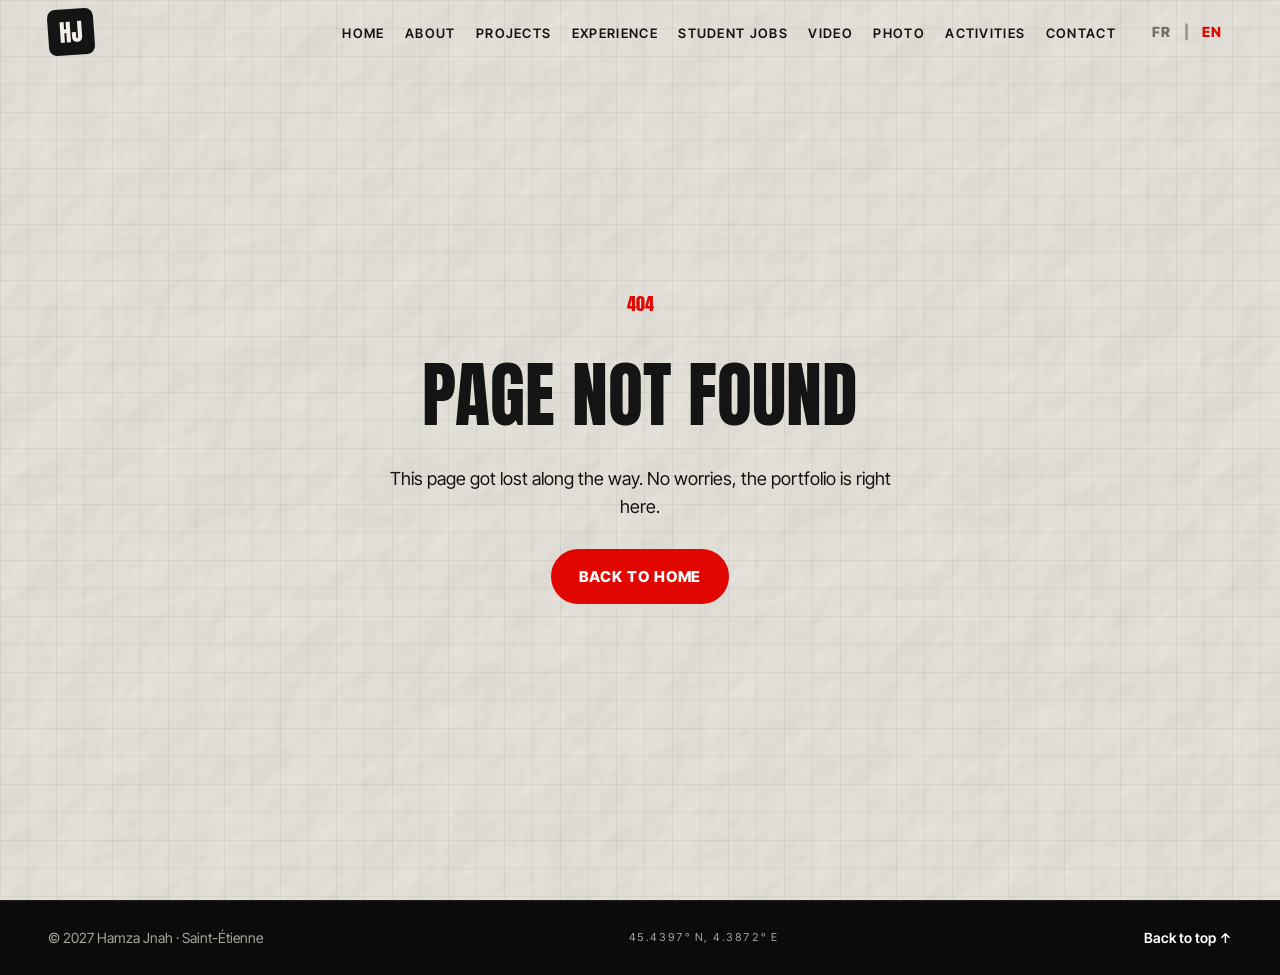
<file: projet.html>
<!doctype html>
<html lang="fr" class="no-js">
<head>
  <meta charset="utf-8">
  <meta name="viewport" content="width=device-width, initial-scale=1, viewport-fit=cover">
  <title>Projet — Hamza Jnah · Portfolio 2027</title>
  <meta name="description" content="Portfolio de Hamza Jnah, étudiant en Master 1 Marketing et Stratégie d'Innovation à l'IAE Saint-Étienne. Recherche un stage en marketing de 3 à 6 mois dès le 8 mars 2027, à Saint-Étienne ou Lyon.">
  <meta name="author" content="Hamza Jnah">
  <meta name="theme-color" content="#0b0b0b">
  <link rel="canonical" href="https://jnah-hamza.github.io/projet.html">
  <link rel="alternate" hreflang="fr" href="https://jnah-hamza.github.io/">
  <link rel="alternate" hreflang="en" href="https://jnah-hamza.github.io/">

  <meta property="og:type" content="website">
  <meta property="og:site_name" content="Hamza Jnah · Portfolio">
  <meta property="og:title" content="Hamza Jnah — Étudiant en marketing · Portfolio 2027">
  <meta property="og:description" content="Analyse + création. Recherche un stage en marketing de 3 à 6 mois dès le 8 mars 2027 · Saint-Étienne & Lyon.">
  <meta property="og:url" content="https://jnah-hamza.github.io/projet.html">
  <meta property="og:image" content="https://jnah-hamza.github.io/assets/img/og-image.jpg">
  <meta property="og:image:width" content="1200">
  <meta property="og:image:height" content="630">
  <meta property="og:image:alt" content="Hamza Jnah — Portfolio 2027">
  <meta property="og:locale" content="fr_FR">
  <meta property="og:locale:alternate" content="en_US">
  <meta name="twitter:card" content="summary_large_image">

  <link rel="icon" href="assets/img/favicon.svg" type="image/svg+xml">
  <link rel="icon" href="assets/img/favicon-32.png" sizes="32x32" type="image/png">
  <link rel="apple-touch-icon" href="assets/img/apple-touch-icon.png">

  <link rel="preconnect" href="https://fonts.googleapis.com">
  <link rel="preconnect" href="https://fonts.gstatic.com" crossorigin>
  <link href="https://fonts.googleapis.com/css2?family=Anton&family=Caveat:wght@500;700&family=Inter+Tight:ital,wght@0,400;0,500;0,600;0,800;1,400&display=swap" rel="stylesheet">
  <link rel="stylesheet" href="assets/css/style.css">

    <script>document.documentElement.classList.replace('no-js', 'js');</script>
</head>
<body data-page="projet">
  <a class="skip-link" href="#main" data-i18n="common.skip">Aller au contenu</a>

  <div class="cursor" aria-hidden="true"><span class="cursor__dot"></span></div>

  <!-- EN-TÊTE -->
  <header class="header" id="header">
    <a class="logo" href="index.html" aria-label="Hamza Jnah — accueil"><span>HJ</span></a>
    <nav class="nav" aria-label="Navigation principale">
      <ul>
        <li><a href="index.html#accueil" data-i18n="nav.home">Accueil</a></li>
        <li><a href="index.html#a-propos" data-i18n="nav.about">À propos</a></li>
        <li><a href="index.html#projets" data-i18n="nav.projects">Projets</a></li>
        <li><a href="index.html#experiences" data-i18n="nav.experience">Expériences</a></li>
        <li><a href="index.html#jobs" data-i18n="nav.jobs">Jobs étudiants</a></li>
        <li><a href="index.html#video" data-i18n="nav.video">Vidéo</a></li>
        <li><a href="index.html#photo" data-i18n="nav.photo">Photo</a></li>
        <li><a href="index.html#parascolaire" data-i18n="nav.extra">Parascolaire</a></li>
        <li><a href="index.html#contact" data-i18n="nav.contact">Contact</a></li>
      </ul>
    </nav>
    <div class="lang-switch" role="group" data-i18n-attr="aria-label:common.lang_label" aria-label="Choisir la langue">
      <button type="button" data-lang="fr" aria-pressed="true">FR</button><span aria-hidden="true">|</span><button type="button" data-lang="en" aria-pressed="false">EN</button>
    </div>
    <button class="burger" type="button" aria-expanded="false" aria-controls="menu" data-i18n-attr="aria-label:common.menu" aria-label="Menu">
      <span></span><span></span>
    </button>
  </header>

  <!-- MENU PLEIN ÉCRAN (TÉLÉPHONE) -->
  <div class="menu" id="menu" hidden>
    <nav aria-label="Menu mobile">
      <ol>
        <li><a href="index.html#accueil" data-i18n="nav.home">Accueil</a></li>
        <li><a href="index.html#a-propos" data-i18n="nav.about">À propos</a></li>
        <li><a href="index.html#projets" data-i18n="nav.projects">Projets</a></li>
        <li><a href="index.html#experiences" data-i18n="nav.experience">Expériences</a></li>
        <li><a href="index.html#jobs" data-i18n="nav.jobs">Jobs étudiants</a></li>
        <li><a href="index.html#video" data-i18n="nav.video">Vidéo</a></li>
        <li><a href="index.html#photo" data-i18n="nav.photo">Photo</a></li>
        <li><a href="index.html#parascolaire" data-i18n="nav.extra">Parascolaire</a></li>
        <li><a href="index.html#contact" data-i18n="nav.contact">Contact</a></li>
      </ol>
    </nav>
    <div class="menu__foot">
      <div class="lang-switch lang-switch--big" role="group" data-i18n-attr="aria-label:common.lang_label" aria-label="Choisir la langue">
        <button type="button" data-lang="fr" aria-pressed="true">FR</button><span aria-hidden="true">|</span><button type="button" data-lang="en" aria-pressed="false">EN</button>
      </div>
      <p class="coords">45.4397° N, 4.3872° E</p>
    </div>
  </div>

  <main id="main">
    <div id="detail"><p class="wrap" style="padding-top:140px" data-i18n="common.loading">Chargement…</p></div>
  </main>

  <footer class="footer">
    <p data-i18n="footer.copy">© 2027 Hamza Jnah · Saint-Étienne</p>
    <p class="coords">45.4397° N, 4.3872° E</p>
    <a href="#main" data-i18n="footer.top">Haut de page ↑</a>
  </footer>

  <!-- Visionneuse plein écran -->
  <div class="lightbox" id="lightbox" role="dialog" aria-modal="true" hidden>
    <figure class="lightbox__fig">
      <img id="lightbox-img" alt="">
      <figcaption id="lightbox-cap"></figcaption>
    </figure>
    <button class="lightbox__btn lightbox__close" type="button" data-i18n-attr="aria-label:photo.lightbox_close" aria-label="Fermer">×</button>
    <button class="lightbox__btn lightbox__prev" type="button" data-i18n-attr="aria-label:photo.lightbox_prev" aria-label="Photo précédente">←</button>
    <button class="lightbox__btn lightbox__next" type="button" data-i18n-attr="aria-label:photo.lightbox_next" aria-label="Photo suivante">→</button>
    <p class="lightbox__count" id="lightbox-count"></p>
    <a class="lightbox__insta" href="https://www.instagram.com/the_white_side_/" target="_blank" rel="noopener">@the_white_side_</a>
  </div>

  <noscript><p class="noscript">Ce site utilise JavaScript pour afficher les projets. / This site needs JavaScript to show projects.</p></noscript>

  <script src="assets/js/i18n.js"></script>
  <script src="assets/js/common.js"></script>
  <script src="assets/js/project-view.js"></script>
  <script src="assets/js/projet.js"></script>
</body>
</html>
</file>
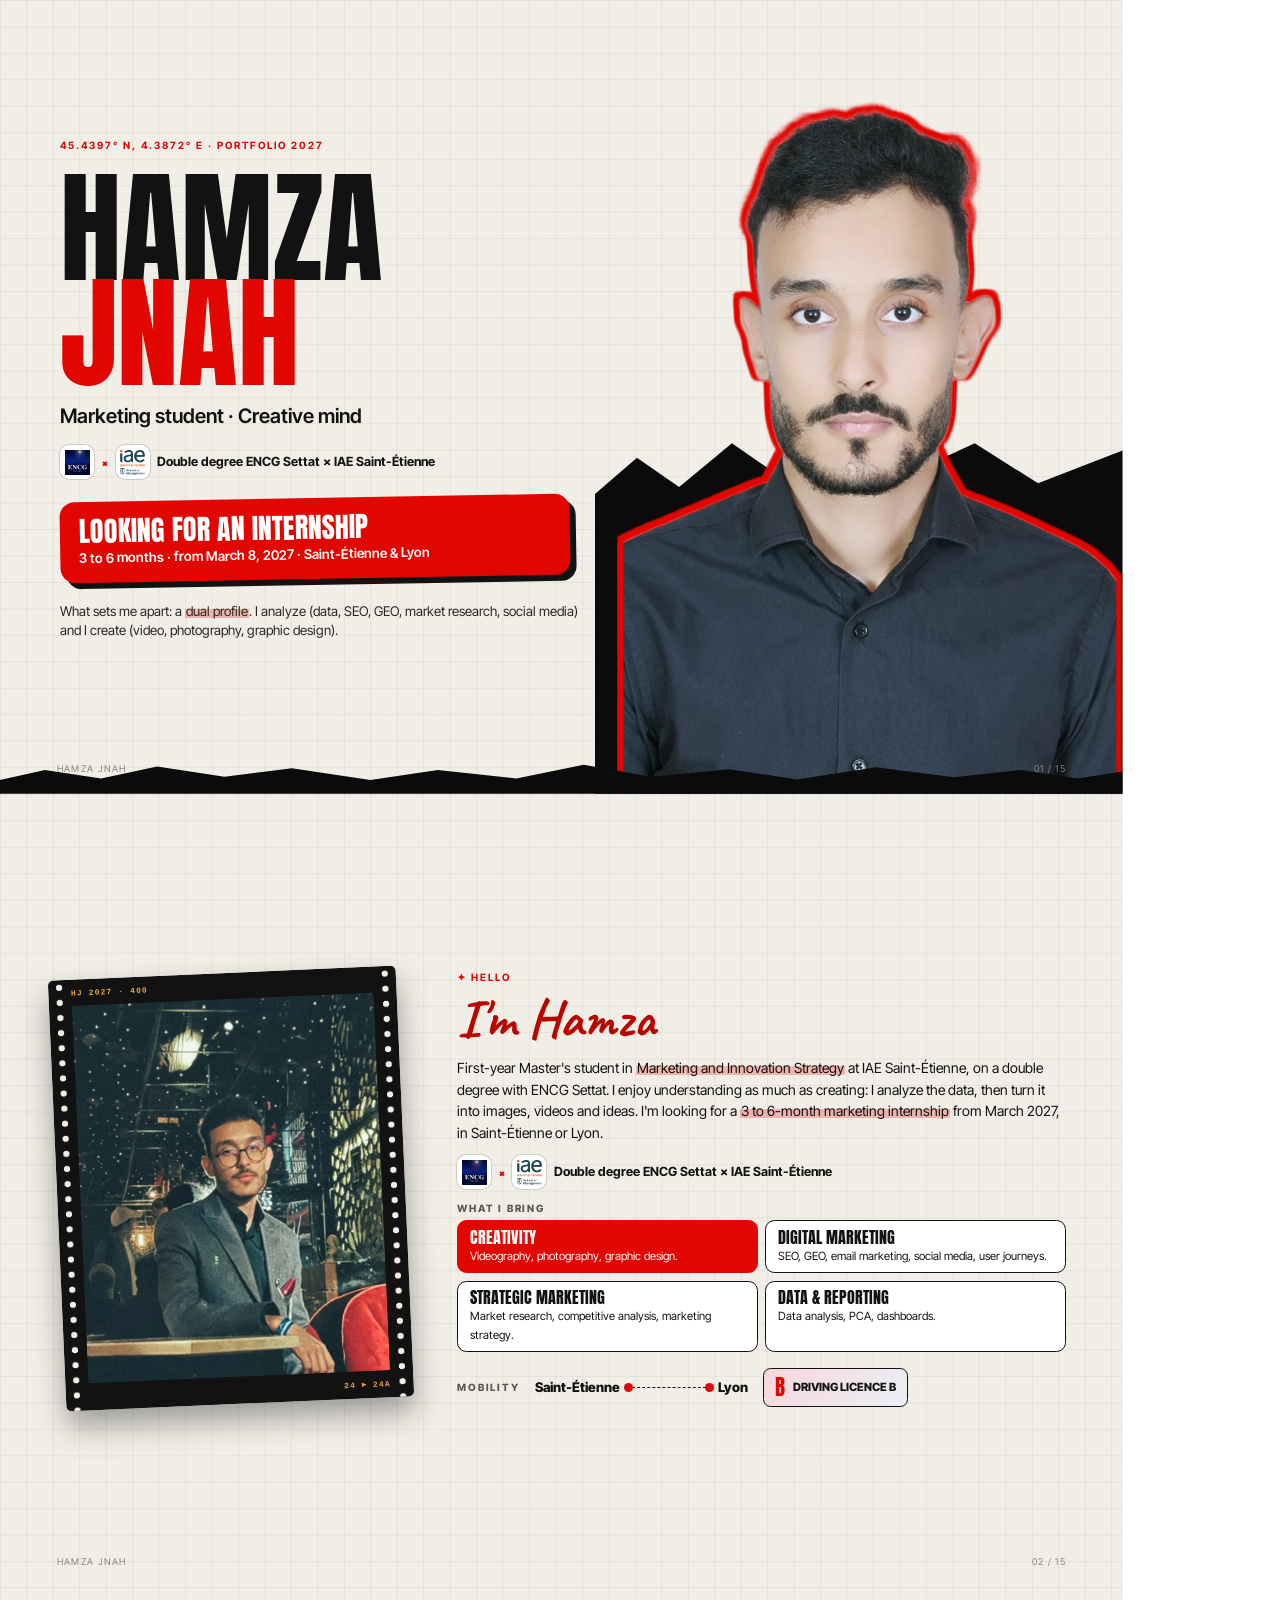
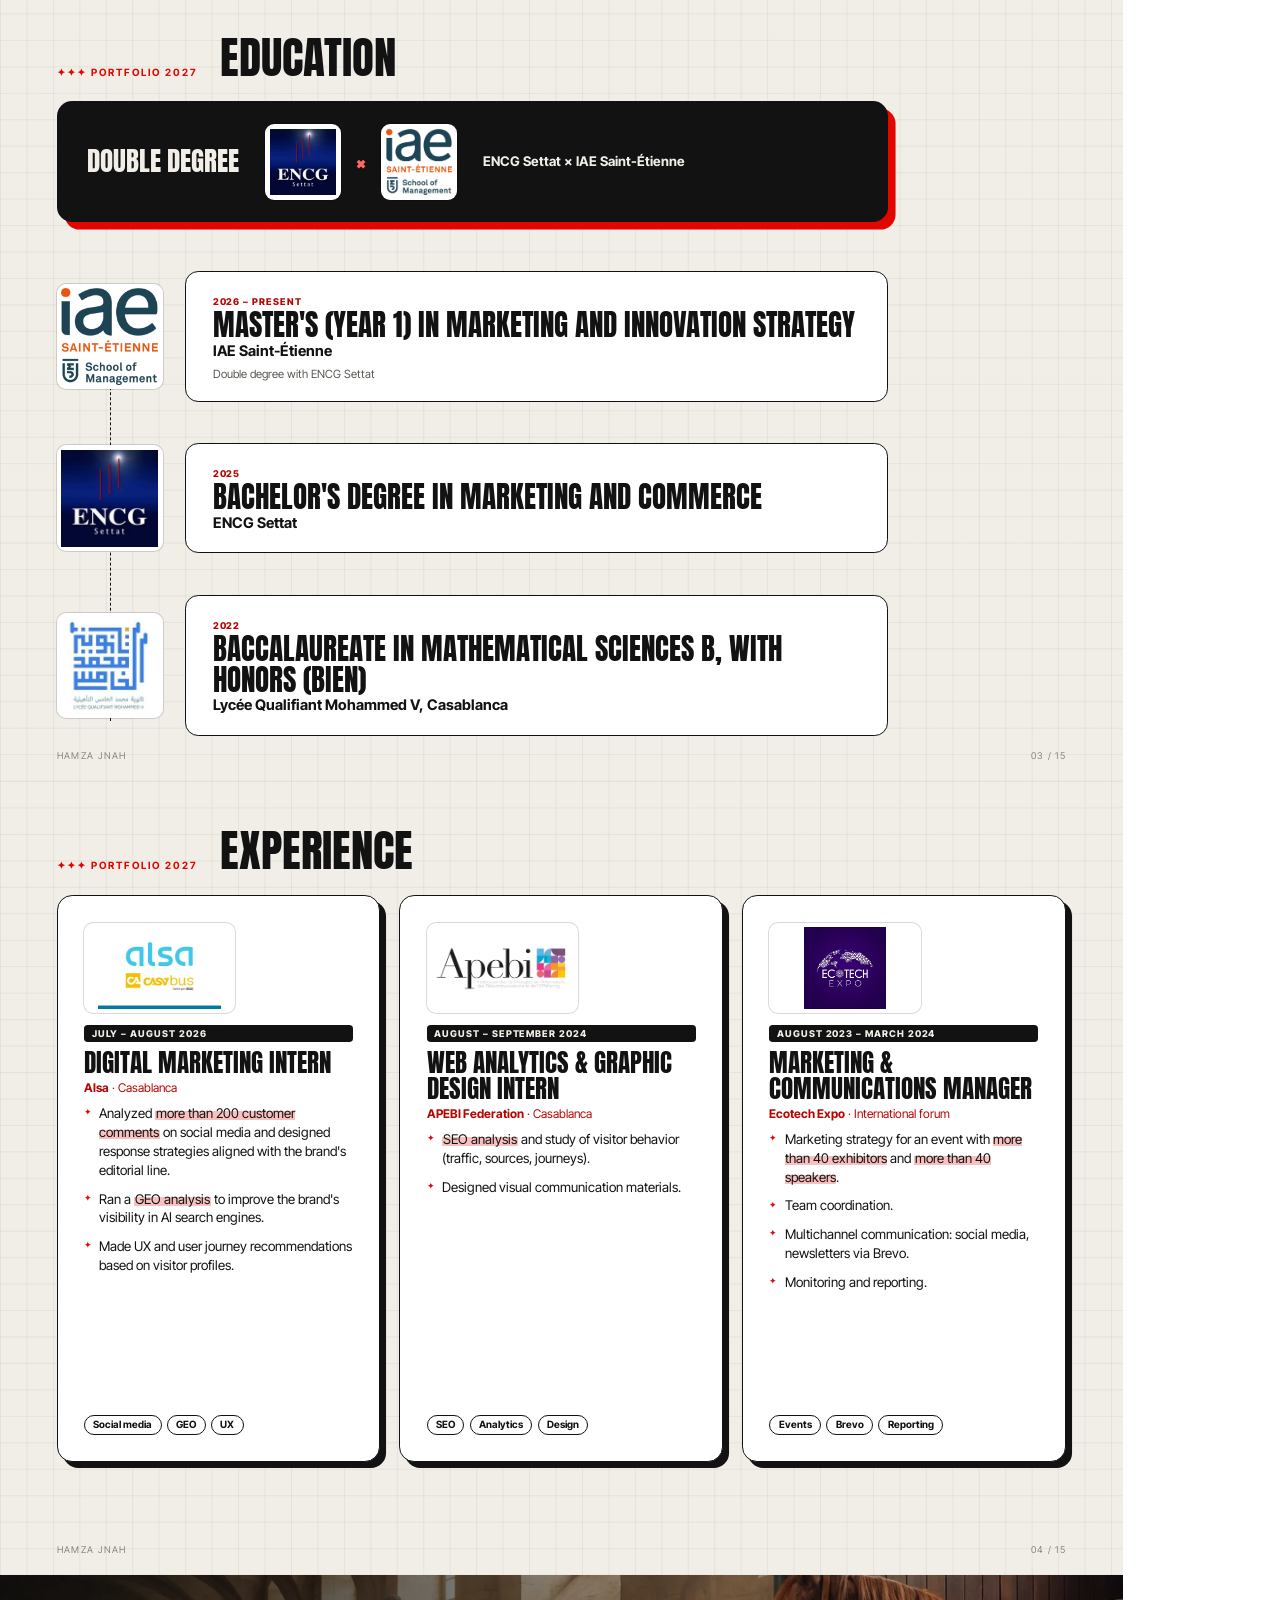
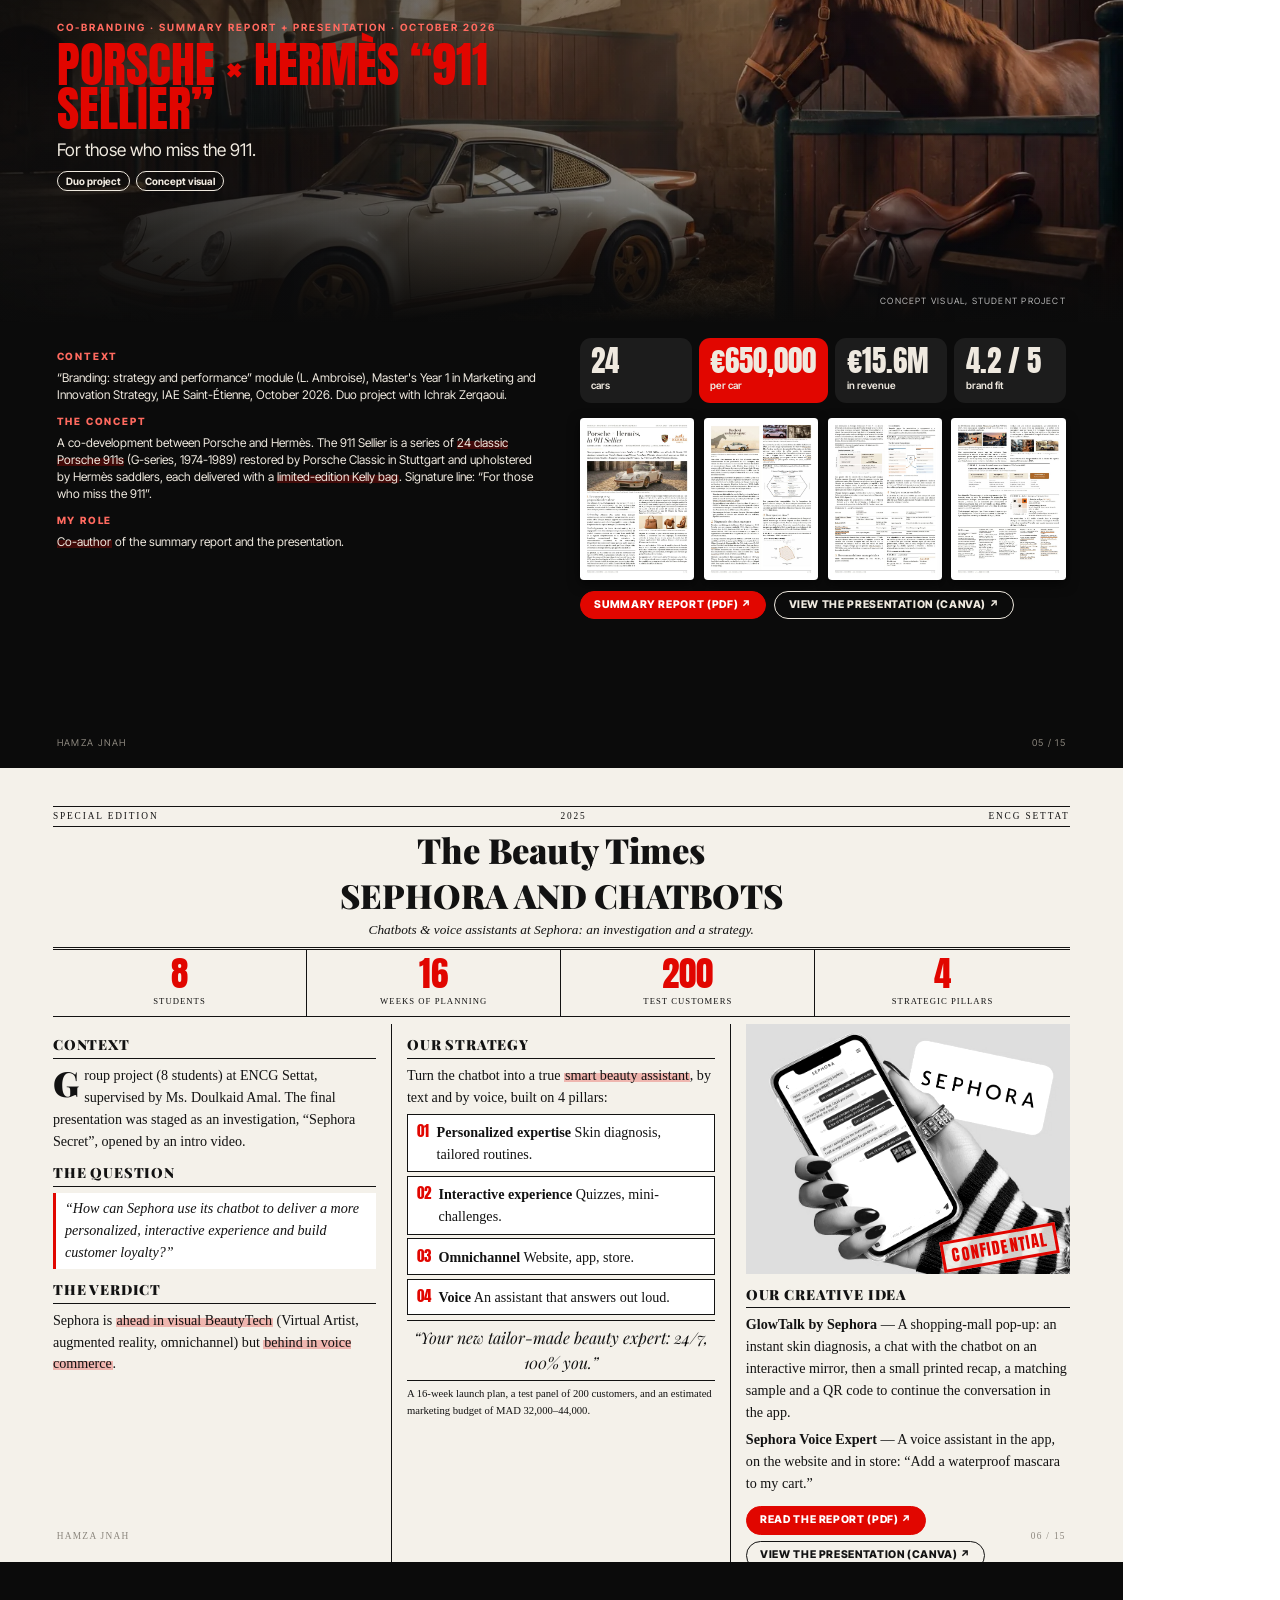
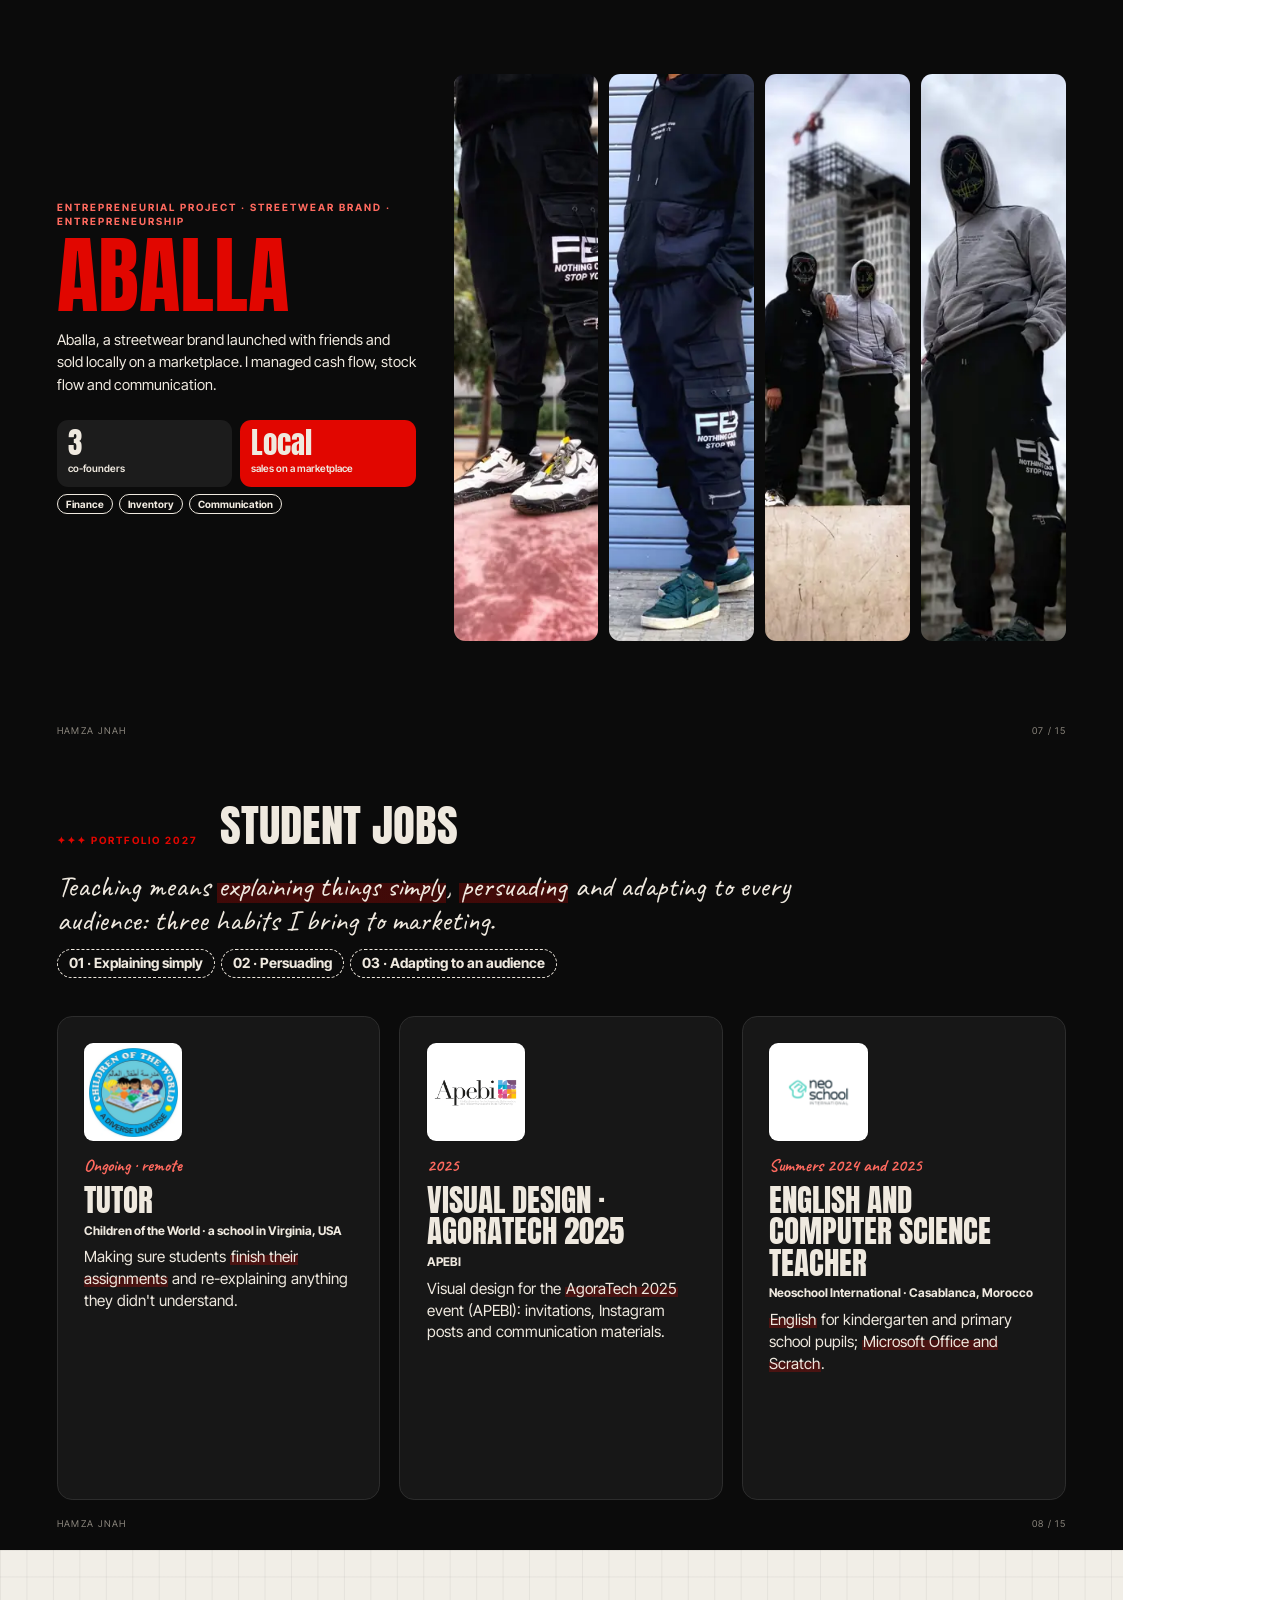
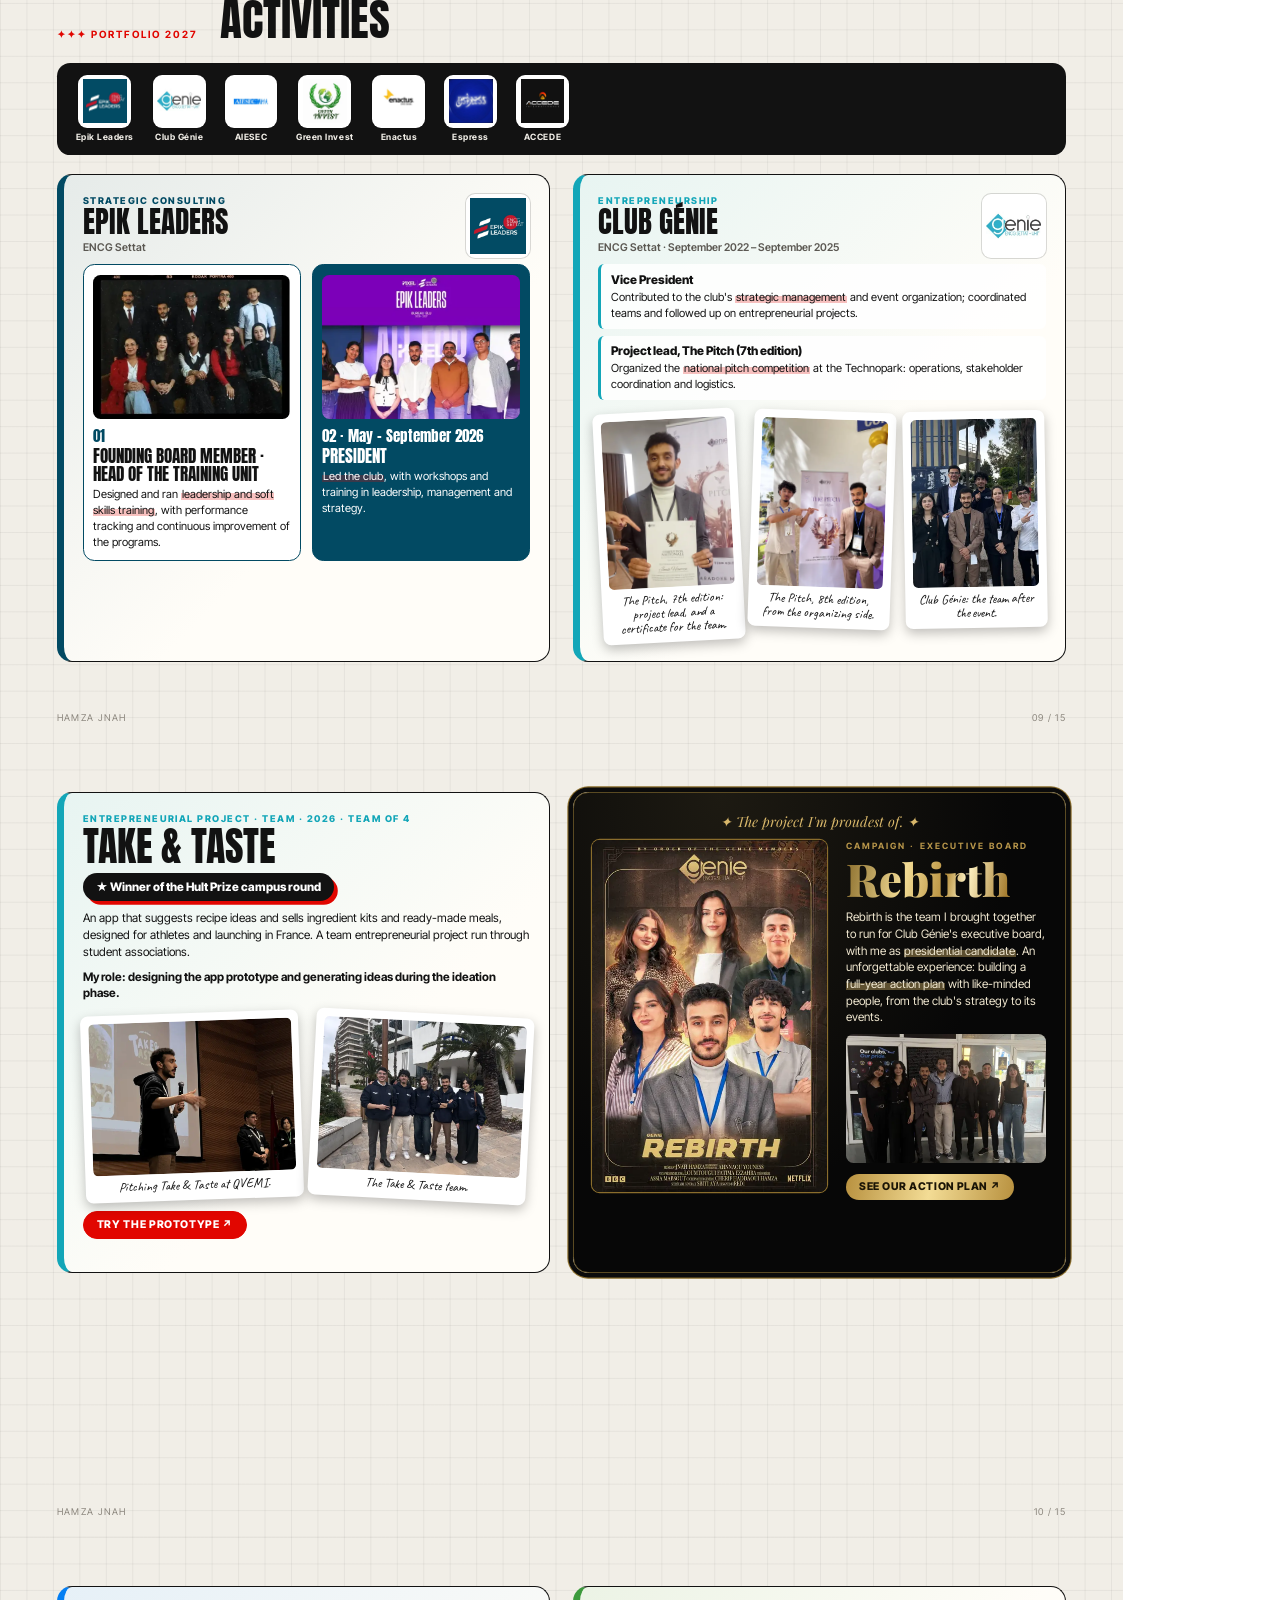
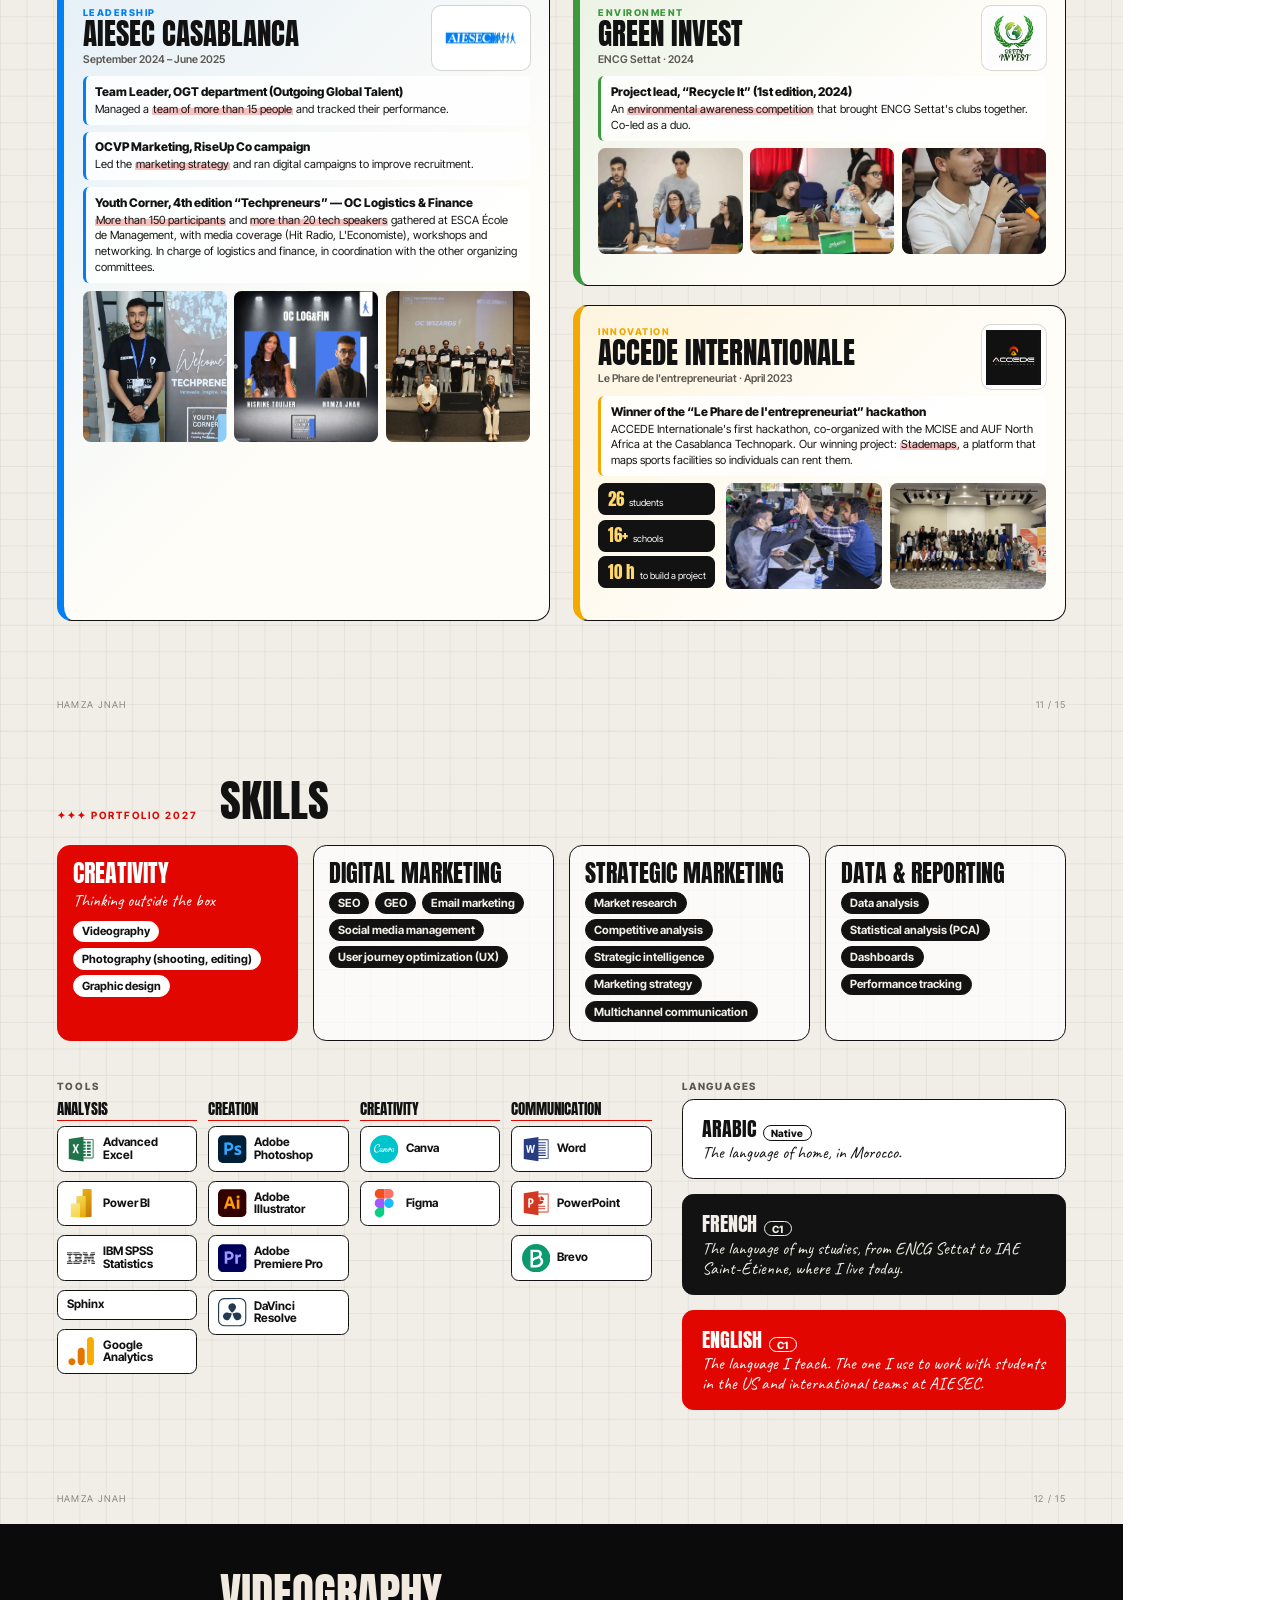
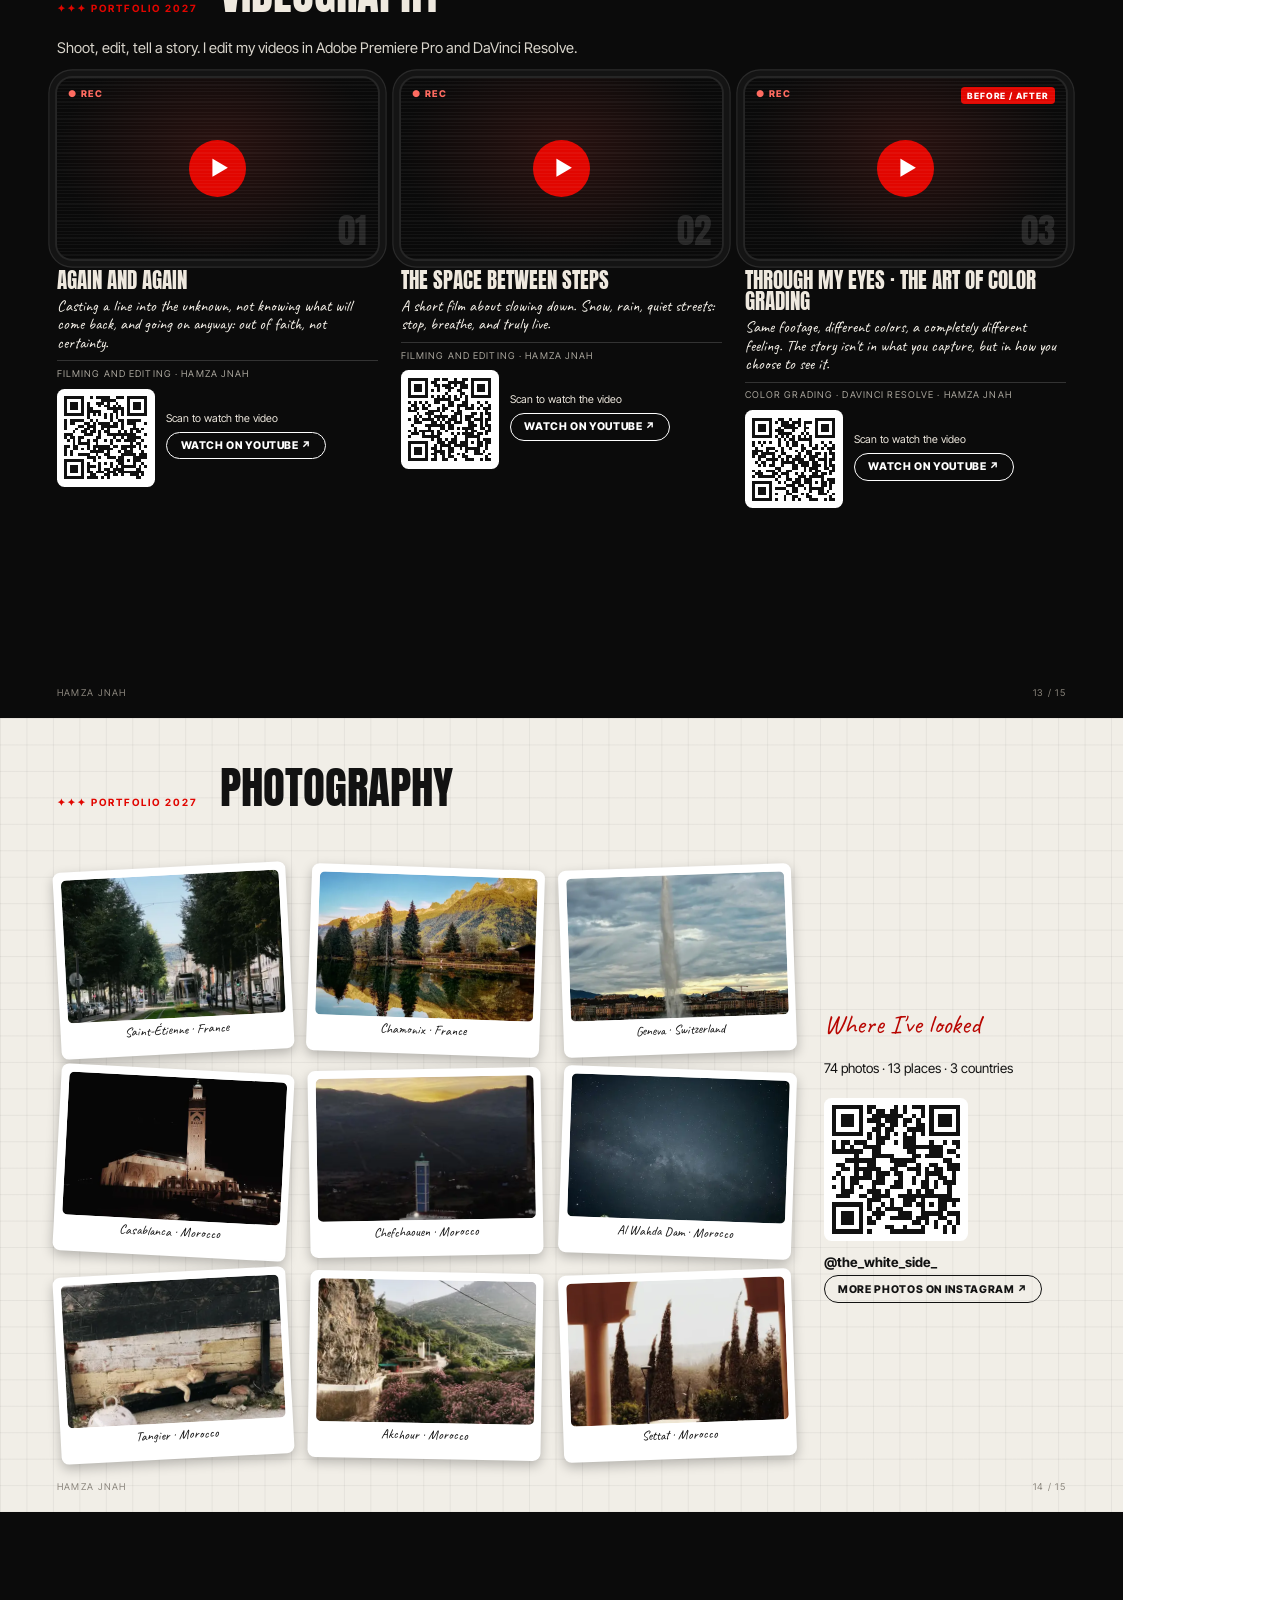
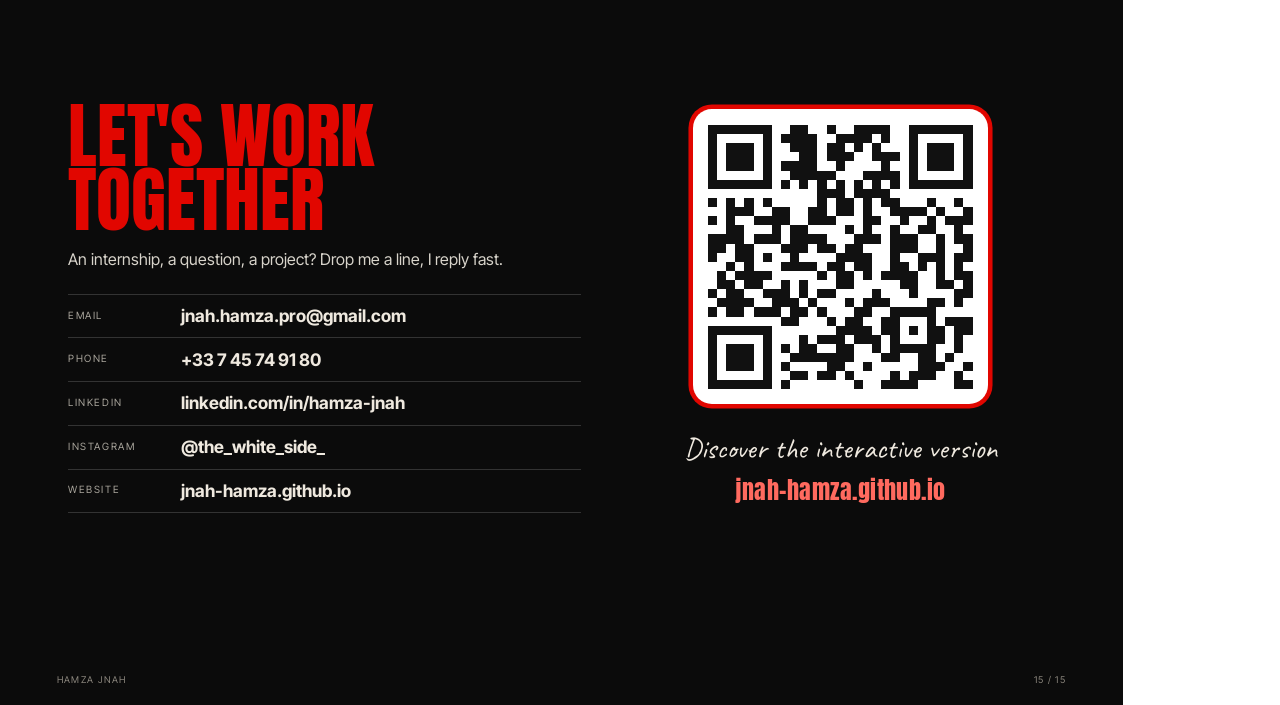
<file: pdf/portfolio-en.html>
<!doctype html><html lang="en"><head><meta charset="utf-8"><title>Portfolio — Hamza Jnah</title>
<meta name="robots" content="noindex">
<link href="https://fonts.googleapis.com/css2?family=Anton&family=Caveat:wght@500;700&family=Inter+Tight:wght@400;500;600;800&family=Playfair+Display:ital,wght@0,700;0,900;1,500&display=swap" rel="stylesheet">
<link rel="stylesheet" href="portfolio.css"></head><body><section class="page cover paper">
    <div class="cover__left">
      <p class="kick">45.4397° N, 4.3872° E · Portfolio 2027</p>
      <h1 class="cover__name"><span>HAMZA</span><span class="red">JNAH</span></h1>
      <p class="cover__sub">Marketing student · Creative mind</p>
      <p class="double"><span class="lg lg--s"><img src="../assets/img/logos/logo-encg-settat.webp" alt="ENCG Settat"></span><b>×</b><span class="lg lg--s"><img src="../assets/img/logos/logo-iae-saint-etienne.webp" alt="IAE Saint-Étienne"></span><span>Double degree ENCG Settat × IAE Saint-Étienne</span></p>
      <div class="seek"><strong>Looking for an internship</strong><span>3 to 6 months · from March 8, 2027 · Saint-Étienne &amp; Lyon</span></div>
      <p class="cover__pitch">What sets me apart: a <mark>dual profile</mark>. I analyze (data, SEO, GEO, market research, social media) and I create (video, photography, graphic design).</p>
    </div>
    <div class="cover__right"><div class="band"></div><img class="cutout" src="../assets/img/portrait.webp" alt=""></div>
    <div class="torn torn--b"></div><footer class="pf"><span>Hamza Jnah</span><span>01 / 15</span></footer></section>
<section class="page paper hello">
    <div class="hello__photo"><div class="film"><span class="film__code">HJ 2027 · 400</span><img src="../assets/img/portrait-hello.webp" alt=""><span class="film__num">24 ▸ 24A</span></div></div>
    <div class="hello__txt">
      <p class="kick">✦ Hello</p>
      <h2 class="sig">I&#39;m Hamza</h2>
      <p class="lead">First-year Master&#39;s student in <mark>Marketing and Innovation Strategy</mark> at IAE Saint-Étienne, on a double degree with ENCG Settat. I enjoy understanding as much as creating: I analyze the data, then turn it into images, videos and ideas. I&#39;m looking for a <mark>3 to 6-month marketing internship</mark> from March 2027, in Saint-Étienne or Lyon.</p>
      <p class="double double--dark"><span class="lg lg--s"><img src="../assets/img/logos/logo-encg-settat.webp" alt="ENCG"></span><b>×</b><span class="lg lg--s"><img src="../assets/img/logos/logo-iae-saint-etienne.webp" alt="IAE"></span><span>Double degree ENCG Settat × IAE Saint-Étienne</span></p>
      <h3 class="lbl">What I bring</h3>
      <ul class="brings"><li class="is-red"><strong>Creativity</strong><span>Videography, photography, graphic design.</span></li><li class=""><strong>Digital marketing</strong><span>SEO, GEO, email marketing, social media, user journeys.</span></li><li class=""><strong>Strategic marketing</strong><span>Market research, competitive analysis, marketing strategy.</span></li><li class=""><strong>Data &amp; reporting</strong><span>Data analysis, PCA, dashboards.</span></li></ul>
      <div class="mob"><span class="mob__lbl">Mobility</span><span class="mob__line">Saint-Étienne <i></i> Lyon</span><span class="licence"><b>B</b>Driving licence B</span></div>
    </div><footer class="pf"><span>Hamza Jnah</span><span>02 / 15</span></footer></section>
<section class="page paper edu"><header class="ph"><span class="ph__kick">✦✦✦ Portfolio 2027</span><h2 class="ph__title">Education</h2></header>
    <div class="edu__double"><span class="edu__dlbl">Double degree</span><span class="lg lg--xl"><img src="../assets/img/logos/logo-encg-settat.webp" alt="ENCG"></span><b>×</b><span class="lg lg--xl"><img src="../assets/img/logos/logo-iae-saint-etienne.webp" alt="IAE"></span><span class="edu__names">ENCG Settat × IAE Saint-Étienne</span></div>
    <ol class="edu__line"><li><span class="lg lg--xl"><img src="../assets/img/logos/logo-iae-saint-etienne.webp" alt="IAE Saint-Étienne"></span><div class="edu__card"><p class="date">2026 – present</p><h3>Master&#39;s (Year 1) in Marketing and Innovation Strategy</h3><p class="school">IAE Saint-Étienne</p><p class="note">Double degree with ENCG Settat</p></div></li><li><span class="lg lg--xl"><img src="../assets/img/logos/logo-encg-settat.webp" alt="ENCG Settat"></span><div class="edu__card"><p class="date">2025</p><h3>Bachelor&#39;s degree in Marketing and Commerce</h3><p class="school">ENCG Settat</p></div></li><li><span class="lg lg--xl"><img src="../assets/img/logos/logo-lycee-mohammed-v.webp" alt="Lycée Qualifiant Mohammed V"></span><div class="edu__card"><p class="date">2022</p><h3>Baccalaureate in Mathematical Sciences B, with honors (Bien)</h3><p class="school">Lycée Qualifiant Mohammed V, Casablanca</p></div></li></ol><footer class="pf"><span>Hamza Jnah</span><span>03 / 15</span></footer></section>
<section class="page paper exp"><header class="ph"><span class="ph__kick">✦✦✦ Portfolio 2027</span><h2 class="ph__title">Experience</h2></header><div class="exp__grid">
    <article class="card"><span class="lg lg--xxl"><img src="../assets/img/logos/logo-alsa-casabus.webp" alt="Alsa · Casabus"></span>
      <p class="date">July – August 2026</p><h3>Digital Marketing Intern</h3><p class="org"><b>Alsa</b> · Casablanca</p>
      <ul class="pts"><li>Analyzed <mark>more than 200 customer comments</mark> on social media and designed response strategies aligned with the brand&#39;s editorial line.</li><li>Ran a <mark>GEO analysis</mark> to improve the brand&#39;s visibility in AI search engines.</li><li>Made UX and user journey recommendations based on visitor profiles.</li></ul>
      <p class="chips"><span>Social media</span><span>GEO</span><span>UX</span></p></article>
    <article class="card"><span class="lg lg--xxl"><img src="../assets/img/logos/logo-apebi.webp" alt="APEBI"></span>
      <p class="date">August – September 2024</p><h3>Web Analytics &amp; Graphic Design Intern</h3><p class="org"><b>APEBI Federation</b> · Casablanca</p>
      <ul class="pts"><li><mark>SEO analysis</mark> and study of visitor behavior (traffic, sources, journeys).</li><li>Designed visual communication materials.</li></ul>
      <p class="chips"><span>SEO</span><span>Analytics</span><span>Design</span></p></article>
    <article class="card"><span class="lg lg--xxl"><img src="../assets/img/logos/logo-ecotech-expo.webp" alt="Ecotech Expo"></span>
      <p class="date">August 2023 – March 2024</p><h3>Marketing &amp; Communications Manager</h3><p class="org"><b>Ecotech Expo</b> · International forum</p>
      <ul class="pts"><li>Marketing strategy for an event with <mark>more than 40 exhibitors</mark> and <mark>more than 40 speakers</mark>.</li><li>Team coordination.</li><li>Multichannel communication: social media, newsletters via Brevo.</li><li>Monitoring and reporting.</li></ul>
      <p class="chips"><span>Events</span><span>Brevo</span><span>Reporting</span></p></article></div><footer class="pf"><span>Hamza Jnah</span><span>04 / 15</span></footer></section>
<section class="page black proj911">
    <div class="p911__hero" style="background-image:url('../assets/img/projets/projet-911-sellier-fond.webp')"><div class="p911__in">
      <p class="kick kick--light">Co-branding · Summary report + presentation · October 2026</p>
      <h2 class="p911__title">Porsche × Hermès “911 Sellier”</h2><p class="p911__tag">For those who miss the 911.</p>
      <p class="chips chips--light"><span>Duo project</span><span>Concept visual</span></p></div>
      <span class="p911__note">Concept visual, student project</span></div>
    <div class="p911__body">
      <div class="p911__col">
        <h3 class="lbl lbl--light">Context</h3><p>“Branding: strategy and performance” module (L. Ambroise), Master&#39;s Year 1 in Marketing and Innovation Strategy, IAE Saint-Étienne, October 2026. Duo project with Ichrak Zerqaoui.</p>
        <h3 class="lbl lbl--light">The concept</h3><p>A co-development between Porsche and Hermès. The 911 Sellier is a series of <mark>24 classic Porsche 911s</mark> (G-series, 1974-1989) restored by Porsche Classic in Stuttgart and upholstered by Hermès saddlers, each delivered with a <mark>limited-edition Kelly bag</mark>. Signature line: “For those who miss the 911”.</p>
        <h3 class="lbl lbl--light">My role</h3><p><mark>Co-author</mark> of the summary report and the presentation.</p>
      </div>
      <div class="p911__col">
        <div class="figs"><div><strong>24</strong><span>cars</span></div><div><strong>€650,000</strong><span>per car</span></div><div><strong>€15.6M</strong><span>in revenue</span></div><div><strong>4.2 / 5</strong><span>brand fit</span></div></div>
        <div class="pages4"><img src="../assets/img/projets/projet-911-sellier-page-1.webp" alt=""><img src="../assets/img/projets/projet-911-sellier-page-2.webp" alt=""><img src="../assets/img/projets/projet-911-sellier-page-3.webp" alt=""><img src="../assets/img/projets/projet-911-sellier-page-4.webp" alt=""></div>
        <p class="links"><a class="lnk lnk--red" href="https://jnah-hamza.github.io/assets/docs/porsche-hermes-911-sellier.pdf">Summary report (PDF) ↗</a> <a class="lnk " href="https://canva.link/h1x5i7ztyvr0zvi">View the presentation (Canva) ↗</a></p>
      </div></div><footer class="pf"><span>Hamza Jnah</span><span>05 / 15</span></footer></section>
<section class="page np">
    <header class="np__mast"><p class="np__ed"><span>Special Edition</span><span>2025</span><span>ENCG Settat</span></p>
      <p class="np__name">The Beauty Times</p><h2 class="np__head">Sephora and chatbots</h2><p class="np__deck">Chatbots &amp; voice assistants at Sephora: an investigation and a strategy.</p></header>
    <div class="np__figs"><div><strong>8</strong><span>students</span></div><div><strong>16</strong><span>weeks of planning</span></div><div><strong>200</strong><span>test customers</span></div><div><strong>4</strong><span>strategic pillars</span></div></div>
    <div class="np__cols">
      <div class="np__c"><h3>Context</h3><p class="drop">Group project (8 students) at ENCG Settat, supervised by Ms. Doulkaid Amal. The final presentation was staged as an investigation, “Sephora Secret”, opened by an intro video.</p>
        <h3>The question</h3><blockquote>“How can Sephora use its chatbot to deliver a more personalized, interactive experience and build customer loyalty?”</blockquote>
        <h3>The verdict</h3><p>Sephora is <mark>ahead in visual BeautyTech</mark> (Virtual Artist, augmented reality, omnichannel) but <mark>behind in voice commerce</mark>.</p></div>
      <div class="np__c"><h3>Our strategy</h3><p>Turn the chatbot into a true <mark>smart beauty assistant</mark>, by text and by voice, built on 4 pillars:</p>
        <ol class="np__axes"><li><b>01</b><span><strong>Personalized expertise</strong> Skin diagnosis, tailored routines.</span></li><li><b>02</b><span><strong>Interactive experience</strong> Quizzes, mini-challenges.</span></li><li><b>03</b><span><strong>Omnichannel</strong> Website, app, store.</span></li><li><b>04</b><span><strong>Voice</strong> An assistant that answers out loud.</span></li></ol>
        <p class="np__msg">“Your new tailor-made beauty expert: 24/7, 100% you.”</p><p class="np__plan">A 16-week launch plan, a test panel of 200 customers, and an estimated marketing budget of MAD 32,000–44,000.</p></div>
      <div class="np__c np__c--img"><div class="np__cover"><img src="../assets/img/projets/projet-sephora-couverture.webp" alt=""><span class="stamp">Confidential</span></div>
        <h3>Our creative idea</h3><p><strong>GlowTalk by Sephora</strong> — A shopping-mall pop-up: an instant skin diagnosis, a chat with the chatbot on an interactive mirror, then a small printed recap, a matching sample and a QR code to continue the conversation in the app.</p><p><strong>Sephora Voice Expert</strong> — A voice assistant in the app, on the website and in store: “Add a waterproof mascara to my cart.”</p>
        
        <p class="links"><a class="lnk lnk--red" href="https://jnah-hamza.github.io/assets/docs/projet-sephora-rapport.pdf">Read the report (PDF) ↗</a> <a class="lnk lnk--ink" href="https://canva.link/0nz17r7g3o5iwxb">View the presentation (Canva) ↗</a></p></div>
    </div><footer class="pf"><span>Hamza Jnah</span><span>06 / 15</span></footer></section>
<section class="page black aballa">
    <div class="ab__txt"><p class="kick kick--light">Entrepreneurial project · Streetwear brand · Entrepreneurship</p>
      <h2 class="ab__title">ABALLA</h2><p class="ab__lead">Aballa, a streetwear brand launched with friends and sold locally on a marketplace. I managed cash flow, stock flow and communication.</p>
      <div class="figs figs--2"><div><strong>3</strong><span>co-founders</span></div><div><strong>Local</strong><span>sales on a marketplace</span></div></div>
      <p class="chips chips--light"><span>Finance</span><span>Inventory</span><span>Communication</span></p></div>
    <div class="ab__look"><img src="../assets/img/projets/thumbs/projet-aballa-1.webp" alt=""><img src="../assets/img/projets/thumbs/projet-aballa-2.webp" alt=""><img src="../assets/img/projets/thumbs/projet-aballa-3.webp" alt=""><img src="../assets/img/projets/thumbs/projet-aballa-4.webp" alt=""></div><footer class="pf"><span>Hamza Jnah</span><span>07 / 15</span></footer></section>
<section class="page black jobs"><header class="ph"><span class="ph__kick">✦✦✦ Portfolio 2027</span><h2 class="ph__title">Student jobs</h2></header>
    <p class="jobs__intro">Teaching means <mark>explaining things simply</mark>, <mark>persuading</mark> and adapting to every audience: three habits I bring to marketing.</p>
    <p class="chips chips--light chips--big"><span>01 · Explaining simply</span><span>02 · Persuading</span><span>03 · Adapting to an audience</span></p>
    <div class="jobs__grid"><article class="job"><span class="lg lg--xl"><img src="../assets/img/logos/logo-children-of-the-world.webp" alt="Children of the World"></span>
      <p class="date date--hand">Ongoing · remote</p><h3>Tutor</h3><p class="org">Children of the World · a school in Virginia, USA</p><p>Making sure students <mark>finish their assignments</mark> and re-explaining anything they didn&#39;t understand.</p></article><article class="job"><span class="lg lg--xl"><img src="../assets/img/logos/logo-apebi.webp" alt="APEBI"></span>
      <p class="date date--hand">2025</p><h3>Visual design · AgoraTech 2025</h3><p class="org">APEBI</p><p>Visual design for the <mark>AgoraTech 2025</mark> event (APEBI): invitations, Instagram posts and communication materials.</p></article><article class="job"><span class="lg lg--xl"><img src="../assets/img/logos/logo-neoschool.webp" alt="Neoschool International"></span>
      <p class="date date--hand">Summers 2024 and 2025</p><h3>English and computer science teacher</h3><p class="org">Neoschool International · Casablanca, Morocco</p><p><mark>English</mark> for kindergarten and primary school pupils; <mark>Microsoft Office and Scratch</mark>.</p></article></div><footer class="pf"><span>Hamza Jnah</span><span>08 / 15</span></footer></section>
<section class="page paper clubs"><header class="ph"><span class="ph__kick">✦✦✦ Portfolio 2027</span><h2 class="ph__title">Activities</h2></header>
    <div class="club-logos"><span><span class="lg lg--m"><img src="../assets/img/logos/logo-epik-leaders.webp" alt="Epik Leaders"></span><i>Epik Leaders</i></span><span><span class="lg lg--m"><img src="../assets/img/logos/logo-club-genie.webp" alt="Club Génie"></span><i>Club Génie</i></span><span><span class="lg lg--m"><img src="../assets/img/logos/logo-aiesec.webp" alt="AIESEC"></span><i>AIESEC</i></span><span><span class="lg lg--m"><img src="../assets/img/logos/logo-green-invest.webp" alt="Green Invest"></span><i>Green Invest</i></span><span><span class="lg lg--m"><img src="../assets/img/logos/logo-enactus.webp" alt="Enactus"></span><i>Enactus</i></span><span><span class="lg lg--m"><img src="../assets/img/logos/logo-espress.webp" alt="Espress"></span><i>Espress</i></span><span><span class="lg lg--m"><img src="../assets/img/logos/logo-accede-internationale.webp" alt="ACCEDE"></span><i>ACCEDE</i></span></div>
    <div class="two">
      <article class="club club--epik"><span class="lg lg--l"><img src="../assets/img/logos/logo-epik-leaders.webp" alt="Epik Leaders, ENCG Settat"></span><div class="club__h"><p class="theme">Strategic consulting</p><h3>Epik Leaders</h3><p class="meta">ENCG Settat</p></div>
        <div class="steps"><div class="step"><img src="../assets/img/parascolaire/thumbs/parascolaire-epik-leaders-chef-de-cellule.webp" alt=""><p class="n">01</p><h4>Founding board member · Head of the Training Unit</h4><p>Designed and ran <mark>leadership and soft skills training</mark>, with performance tracking and continuous improvement of the programs.</p></div><div class="step"><img src="../assets/img/parascolaire/thumbs/parascolaire-epik-leaders-bureau.webp" alt=""><p class="n">02 · May – September 2026</p><h4>President</h4><p><mark>Led the club</mark>, with workshops and training in leadership, management and strategy.</p></div></div></article>
      <article class="club club--genie"><span class="lg lg--l"><img src="../assets/img/logos/logo-club-genie.webp" alt="Club Génie, ENCG Settat"></span><div class="club__h"><p class="theme">Entrepreneurship</p><h3>Club Génie</h3><p class="meta">ENCG Settat · September 2022 – September 2025</p></div>
        <div class="role"><h4>Vice President</h4><p>Contributed to the club&#39;s <mark>strategic management</mark> and event organization; coordinated teams and followed up on entrepreneurial projects.</p></div><div class="role"><h4>Project lead, The Pitch (7th edition)</h4><p>Organized the <mark>national pitch competition</mark> at the Technopark: operations, stakeholder coordination and logistics.</p></div>
        <div class="strip"><figure class="pola " style="--t:-3deg"><img src="../assets/img/parascolaire/thumbs/parascolaire-genie-the-pitch-7-chef-de-projet.webp" alt=""><figcaption>The Pitch, 7th edition: project lead, and a certificate for the team.</figcaption></figure><figure class="pola " style="--t:2deg"><img src="../assets/img/parascolaire/thumbs/parascolaire-genie-the-pitch-8-vp.webp" alt=""><figcaption>The Pitch, 8th edition, from the organizing side.</figcaption></figure><figure class="pola " style="--t:-1deg"><img src="../assets/img/parascolaire/thumbs/parascolaire-genie-vp-crea-groupe.webp" alt=""><figcaption>Club Génie: the team after the event.</figcaption></figure></div></article>
    </div><footer class="pf"><span>Hamza Jnah</span><span>09 / 15</span></footer></section>
<section class="page paper tt">
    <div class="two two--tt">
      <article class="club club--genie">
        <p class="theme">Entrepreneurial project · Team · 2026 · team of 4</p><h3 class="big">Take &amp; Taste</h3>
        <p class="award">★ Winner of the Hult Prize campus round</p><p>An app that suggests recipe ideas and sells ingredient kits and ready-made meals, designed for athletes and launching in France. A team entrepreneurial project run through student associations.</p><p><strong>My role: designing the app prototype and generating ideas during the ideation phase.</strong></p>
        <div class="strip"><figure class="pola pola--land" style="--t:-2deg"><img src="../assets/img/projets/thumbs/projet-take-and-taste-pitch.webp" alt=""><figcaption>Pitching Take &amp; Taste at QVEMI.</figcaption></figure><figure class="pola pola--land" style="--t:3deg"><img src="../assets/img/projets/thumbs/projet-take-and-taste-equipe.webp" alt=""><figcaption>The Take &amp; Taste team.</figcaption></figure></div>
        <p class="links"><a class="lnk lnk--red" href="https://gentle-swept-10612813.figma.site/">Try the prototype ↗</a></p></article>
      <article class="lux"><p class="lux__proud">✦ The project I&#39;m proudest of. ✦</p>
        <div class="lux__in"><img class="lux__poster" src="../assets/img/parascolaire/thumbs/parascolaire-rebirth-affiche.webp" alt="">
        <div><p class="lux__lbl">Campaign · Executive board</p><h3 class="lux__title">Rebirth</h3><p>Rebirth is the team I brought together to run for Club Génie&#39;s executive board, with me as <mark>presidential candidate</mark>. An unforgettable experience: building a <mark>full-year action plan</mark> with like-minded people, from the club&#39;s strategy to its events.</p>
        <img class="lux__team" src="../assets/img/parascolaire/thumbs/parascolaire-rebirth-equipe.webp" alt=""><p class="links"><a class="lnk lnk--gold" href="https://canva.link/y7mjafpn450rdk8">See our action plan ↗</a></p></div></div></article>
    </div><footer class="pf"><span>Hamza Jnah</span><span>10 / 15</span></footer></section>
<section class="page paper clubs3">
    <div class="three">
      <article class="club club--aiesec"><span class="lg lg--l lg--wide"><img src="../assets/img/logos/logo-aiesec.webp" alt="AIESEC"></span><div class="club__h"><p class="theme">Leadership</p><h3>AIESEC Casablanca</h3><p class="meta">September 2024 – June 2025</p></div>
        <div class="role"><h4>Team Leader, OGT department (Outgoing Global Talent)</h4><p>Managed a <mark>team of more than 15 people</mark> and tracked their performance.</p></div><div class="role"><h4>OCVP Marketing, RiseUp Co campaign</h4><p>Led the <mark>marketing strategy</mark> and ran digital campaigns to improve recruitment.</p></div><div class="role"><h4>Youth Corner, 4th edition “Techpreneurs” — OC Logistics &amp; Finance</h4><p><mark>More than 150 participants</mark> and <mark>more than 20 tech speakers</mark> gathered at ESCA École de Management, with media coverage (Hit Radio, L&#39;Economiste), workshops and networking. In charge of logistics and finance, in coordination with the other organizing committees.</p></div>
        <div class="grid3"><img src="../assets/img/parascolaire/thumbs/parascolaire-aiesec-youth-corner-2-techpreneurs.webp" alt=""><img src="../assets/img/parascolaire/thumbs/parascolaire-aiesec-youth-corner-1-oc-logfin.webp" alt=""><img src="../assets/img/parascolaire/thumbs/parascolaire-aiesec-youth-corner-3-oc-wizards.webp" alt=""></div></article>
      <div class="stack">
        <article class="club club--green"><span class="lg lg--l"><img src="../assets/img/logos/logo-green-invest.webp" alt="Green Invest"></span><div class="club__h"><p class="theme">Environment</p><h3>Green Invest</h3><p class="meta">ENCG Settat · 2024</p></div>
          <div class="role"><h4>Project lead, “Recycle It” (1st edition, 2024)</h4><p>An <mark>environmental awareness competition</mark> that brought ENCG Settat&#39;s clubs together. Co-led as a duo.</p></div>
          <div class="grid3"><img src="../assets/img/parascolaire/thumbs/parascolaire-green-invest-1-pitch.webp" alt=""><img src="../assets/img/parascolaire/thumbs/parascolaire-green-invest-2-atelier.webp" alt=""><img src="../assets/img/parascolaire/thumbs/parascolaire-green-invest-3-participant.webp" alt=""></div></article>
        <article class="club club--accede"><span class="lg lg--l"><img src="../assets/img/logos/logo-accede-internationale.webp" alt="ACCEDE Internationale"></span><div class="club__h"><p class="theme">Innovation</p><h3>ACCEDE Internationale</h3><p class="meta">Le Phare de l&#39;entrepreneuriat · April 2023</p></div>
          <div class="role"><h4>Winner of the “Le Phare de l&#39;entrepreneuriat” hackathon</h4><p>ACCEDE Internationale&#39;s first hackathon, co-organized with the MCISE and AUF North Africa at the Casablanca Technopark. Our winning project: <mark>Stademaps</mark>, a platform that maps sports facilities so individuals can rent them.</p></div>
          <div class="row"><div class="stats"><span><b>26</b>students</span><span><b>16+</b>schools</span><span><b>10 h</b>to build a project</span></div><div class="grid2"><img src="../assets/img/parascolaire/thumbs/parascolaire-hackathon-accede-1-victoire.webp" alt=""><img src="../assets/img/parascolaire/thumbs/parascolaire-hackathon-accede-2-groupe.webp" alt=""></div></div></article>
      </div>
    </div><footer class="pf"><span>Hamza Jnah</span><span>11 / 15</span></footer></section>
<section class="page paper skills"><header class="ph"><span class="ph__kick">✦✦✦ Portfolio 2027</span><h2 class="ph__title">Skills</h2></header>
    <div class="sk__groups"><div class="sg sg--red"><h3>Creativity</h3><p class="hook">Thinking outside the box</p><p class="chips"><span>Videography</span><span>Photography (shooting, editing)</span><span>Graphic design</span></p></div><div class="sg "><h3>Digital marketing</h3><p class="chips"><span>SEO</span><span>GEO</span><span>Email marketing</span><span>Social media management</span><span>User journey optimization (UX)</span></p></div><div class="sg "><h3>Strategic marketing</h3><p class="chips"><span>Market research</span><span>Competitive analysis</span><span>Strategic intelligence</span><span>Marketing strategy</span><span>Multichannel communication</span></p></div><div class="sg "><h3>Data &amp; reporting</h3><p class="chips"><span>Data analysis</span><span>Statistical analysis (PCA)</span><span>Dashboards</span><span>Performance tracking</span></p></div></div>
    <div class="sk__row">
      <div class="sk__tools"><h3 class="lbl">Tools</h3><div class="tg"><div><p class="tg__n">Analysis</p><div class="tg__l"><span class="tool"><i><svg viewBox="0 0 32 32"><path fill="#20744a" fill-rule="evenodd" d="M28.781 4.405h-10.13V2.018L2 4.588v22.527l16.651 2.868v-3.538h10.13A1.16 1.16 0 0 0 30 25.349V5.5a1.16 1.16 0 0 0-1.219-1.095m.16 21.126H18.617l-.017-1.889h2.487v-2.2h-2.506l-.012-1.3h2.518v-2.2H18.55l-.012-1.3h2.549v-2.2H18.53v-1.3h2.557v-2.2H18.53v-1.3h2.557v-2.2H18.53v-2h10.411Z"/><path fill="#20744a" d="M22.487 7.439h4.323v2.2h-4.323zm0 3.501h4.323v2.2h-4.323zm0 3.501h4.323v2.2h-4.323zm0 3.501h4.323v2.2h-4.323zm0 3.501h4.323v2.2h-4.323z"/><path fill="#fff" fill-rule="evenodd" d="m6.347 10.673l2.146-.123l1.349 3.709l1.594-3.862l2.146-.123l-2.606 5.266l2.606 5.279l-2.269-.153l-1.532-4.024l-1.533 3.871l-2.085-.184l2.422-4.663z"/></svg></i><b>Advanced Excel</b></span><span class="tool"><i><svg viewBox="0 0 256 342"><defs><linearGradient id="microsoftpowerbi-logosMicrosoftPowerBi0" x1="42.593%" x2="57.245%" y1="0%" y2="93.174%"><stop offset="0%" stop-color="#E6AD10"/><stop offset="100%" stop-color="#C87E0E"/></linearGradient><linearGradient id="microsoftpowerbi-logosMicrosoftPowerBi1" x1="40.122%" x2="62.028%" y1="0%" y2="95.592%"><stop offset="0%" stop-color="#F6D751"/><stop offset="100%" stop-color="#E6AD10"/></linearGradient><linearGradient id="microsoftpowerbi-logosMicrosoftPowerBi2" x1="27.774%" x2="55.012%" y1="0%" y2="96.828%"><stop offset="0%" stop-color="#F9E589"/><stop offset="100%" stop-color="#F6D751"/></linearGradient><path id="microsoftpowerbi-logosMicrosoftPowerBi3" d="M142.222 14.222C142.222 6.368 148.59 0 156.444 0h85.334C249.632 0 256 6.368 256 14.222v312.89c0 7.854-6.368 14.221-14.222 14.221H14.222C6.368 341.333 0 334.966 0 327.111V184.89c0-7.855 6.368-14.222 14.222-14.222h56.89V99.556c0-7.855 6.367-14.223 14.222-14.223h56.888z"/></defs><mask id="microsoftpowerbi-logosMicrosoftPowerBi4" fill="#fff"><use href="#microsoftpowerbi-logosMicrosoftPowerBi3"/></mask><path fill="url(#microsoftpowerbi-logosMicrosoftPowerBi0)" d="M256 0v341.333H142.222V0z" mask="url(#microsoftpowerbi-logosMicrosoftPowerBi4)"/><path fill-opacity=".2" d="M184.889 100.978v241.778H71.11v-256h99.556c7.854 0 14.222 6.367 14.222 14.222" mask="url(#microsoftpowerbi-logosMicrosoftPowerBi4)"/><path fill-opacity=".18" d="M184.889 106.667v241.777H71.11v-256h99.556c7.854 0 14.222 6.368 14.222 14.223" mask="url(#microsoftpowerbi-logosMicrosoftPowerBi4)"/><path fill="url(#microsoftpowerbi-logosMicrosoftPowerBi1)" d="M184.889 99.556v241.777H71.11v-256h99.556c7.854 0 14.222 6.368 14.222 14.223" mask="url(#microsoftpowerbi-logosMicrosoftPowerBi4)"/><path fill="url(#microsoftpowerbi-logosMicrosoftPowerBi2)" d="M0 170.667v170.666h113.778V184.89c0-7.855-6.368-14.222-14.222-14.222z" mask="url(#microsoftpowerbi-logosMicrosoftPowerBi4)"/></svg></i><b>Power BI</b></span><span class="tool"><i><svg viewBox="0 0 512 205"><path d="M99.556 190.06v14.223H0V190.06zm155.582 0a53.9 53.9 0 0 1-36.633 14.222l-104.727-.14V190.06Zm148.028 0l-4.966 14.222l-4.922-14.222zm-47.61 0v14.223h-71.111V190.06zm156.444 0v14.223h-71.111V190.06zm-240.753-27.15a54 54 0 0 1-5.722 14.222H113.778V162.91Zm141.45 0l-4.991 14.223h-18.967l-4.992-14.223zm-57.141 0v14.222h-71.111V162.91zm156.444 0v14.222h-71.111V162.91zm-412.444 0v14.222H0V162.91zM71.11 135.757v14.223H28.444v-14.223zm113.778 0v14.223h-42.667v-14.223zm86.017 0a54.3 54.3 0 0 1 1.902 14.223H224.97v-14.223Zm151.324 0l-4.993 14.223h-38.029l-4.994-14.223zm-66.674 0v14.223h-42.667v-14.223zm128 0v14.223h-42.667v-14.223zM71.11 108.606v14.222H28.444v-14.222zm284.445 0v14.222h-42.667v-14.222zm128 0v14.222h-42.667v-14.222zm-229.91 0a54.5 54.5 0 0 1 11.863 14.221H142.222v-14.222Zm178.116 0l-4.992 14.222h-57.095l-4.992-14.223zm-37.538-27.151l3.998 11.496l3.997-11.496h81.336v14.222H440.89V82.61l-4.59 13.068h-76.156l-4.589-13.07v13.07H312.89V81.455zm-252.002 0H265.51a54.5 54.5 0 0 1-11.864 14.222H142.222zm-71.111 0v14.222H28.444V81.454zm0-27.152v14.222H28.444V54.303zm113.778 0v14.222h-42.667V54.303zm87.92 0a54.3 54.3 0 0 1-1.903 14.222H224.97V54.303Zm111.973 0l4.946 14.222H312.89V54.303zm98.773 0v14.222h-76.838l4.945-14.222zm-384-27.152v14.223H0V27.15zm165.97 0a54 54 0 0 1 5.722 14.222h-157.47V27.151Zm246.475 0v14.222h-95.842l4.946-14.222zm-136.66 0l4.946 14.222h-95.841V27.151zM99.557.001v14.221H0V0zM218.505 0a54.1 54.1 0 0 1 36.633 14.222h-141.36V0ZM512 0v14.223h-86.4L430.546.001zM365.9 0l4.945 14.223h-86.4V.001z"/></svg></i><b>IBM SPSS Statistics</b></span><span class="tool"><b>Sphinx</b></span><span class="tool"><i><svg viewBox="0 0 256 284"><path fill="#F9AB00" d="M256.003 247.933a35.224 35.224 0 0 1-39.376 35.161c-18.044-2.67-31.266-18.371-30.826-36.606V36.845C185.365 18.591 198.62 2.881 216.687.24a35.22 35.22 0 0 1 39.316 35.16z"/><path fill="#E37400" d="M35.101 213.193c19.386 0 35.101 15.716 35.101 35.101c0 19.386-15.715 35.101-35.101 35.101S0 267.68 0 248.295s15.715-35.102 35.101-35.102m92.358-106.387c-19.477 1.068-34.59 17.406-34.137 36.908v94.285c0 25.588 11.259 41.122 27.755 44.433a35.16 35.16 0 0 0 42.146-34.56V142.089a35.22 35.22 0 0 0-35.764-35.282"/></svg></i><b>Google Analytics</b></span></div></div><div><p class="tg__n">Creation</p><div class="tg__l"><span class="tool"><i><svg viewBox="0 0 256 250"><rect width="256" height="249.6" fill="#001E36" rx="42.5"/><path fill="#31A8FF" d="M57.644 175.035V65.297q0-1.201 1.031-1.202l1.087-.003l1.858-.02l2.582-.051l8.65-.183l9.275-.172q4.893-.085 9.702-.086q13.05 0 21.982 3.263a38.1 38.1 0 0 1 14.34 8.758a33.6 33.6 0 0 1 7.814 12.108a40.2 40.2 0 0 1 2.405 13.824q0 13.741-6.355 22.669a35.9 35.9 0 0 1-16.6 12.756l-.573.21c-6.973 2.601-14.695 3.541-23.164 3.6l-1.316.004l-1.953-.01l-.985-.014l-1.098-.026l-.662-.026l-.402-.021l-.989-.036l-1.209-.025l-1.82-.013l-.405-.001v34.263a1.366 1.366 0 0 1-1.546 1.546H58.847q-1.204.001-1.203-1.374M80.84 84.703v35.792q2.23.173 4.12.172h5.668a40.3 40.3 0 0 0 11.533-1.727l.746-.233a18.5 18.5 0 0 0 8.759-5.668q3.228-3.807 3.344-10.492l.005-.499c.09-3.322-.774-6.6-2.491-9.445a16 16 0 0 0-7.47-6.097a31.8 31.8 0 0 0-12.537-2.146l-2.178.006l-1.374.012l-1.311.017l-1.85.036l-1.35.038l-.701.026l-.937.044l-.798.049l-.455.036l-.393.038l-.173.02zm123.93 29.284a40.2 40.2 0 0 0-9.458-3.442l-.76-.164a54.3 54.3 0 0 0-11.009-1.363l-.926-.011a22.2 22.2 0 0 0-6.44.773a5.8 5.8 0 0 0-3.35 2.146a5.4 5.4 0 0 0-.858 2.92a4.56 4.56 0 0 0 1.03 2.747a11.7 11.7 0 0 0 3.235 2.637l.372.197a72 72 0 0 0 7.556 3.52a75 75 0 0 1 16.4 7.814a24.94 24.94 0 0 1 8.416 8.845a23.6 23.6 0 0 1 2.49 10.99a24.7 24.7 0 0 1-4.122 14.169a27.1 27.1 0 0 1-11.936 9.53q-7.556 3.32-18.557 3.432l-.762.004a70 70 0 0 1-13.556-1.188l-.956-.186a46.3 46.3 0 0 1-10.905-3.435a2.22 2.22 0 0 1-1.202-1.89v-18.718a1.01 1.01 0 0 1 .43-.945a.83.83 0 0 1 .944.086a45.9 45.9 0 0 0 13.223 5.238a54.5 54.5 0 0 0 12.537 1.632q6.009 0 8.844-1.546a4.86 4.86 0 0 0 2.834-4.465q0-2.23-2.576-4.293q-1.08-.864-3.097-1.88l-.643-.316l-.686-.323l-.36-.164l-.754-.334l-.393-.17l-.82-.344l-.427-.175l-.886-.355l-.46-.18l-.953-.367l-.997-.373a63 63 0 0 1-15.199-7.728a26.2 26.2 0 0 1-8.071-9.016a23.7 23.7 0 0 1-2.49-10.905a24.6 24.6 0 0 1 3.606-12.88c2.7-4.27 6.576-7.67 11.163-9.788q7.555-3.776 18.89-3.779a83.6 83.6 0 0 1 13.224.945a34.7 34.7 0 0 1 9.206 2.49c.473.136.854.485 1.03.945c.117.419.174.852.172 1.288v17.345c.025.41-.172.803-.515 1.03a1.66 1.66 0 0 1-1.478 0"/></svg></i><b>Adobe Photoshop</b></span><span class="tool"><i><svg viewBox="0 0 256 250"><rect width="256" height="249.6" fill="#300" rx="42.5"/><path fill="#FF9A00" d="M124.054 149.79h-39.67l-8.072 25.073a2.02 2.02 0 0 1-2.061 1.546H54.158q-1.718 0-1.202-1.89l34.347-98.918q.515-1.545 1.03-3.52c.45-2.292.68-4.62.687-6.955a1.063 1.063 0 0 1 1.202-1.203h27.306q1.2 0 1.374.86l38.983 109.908q.515 1.72-1.03 1.718h-22.326a1.59 1.59 0 0 1-1.717-1.202zm-33.488-21.638H117.7l-.387-1.277l-.621-2.022l-.443-1.42l-.707-2.236l-1.503-4.707l-1.322-4.173l-3.433-10.87a334 334 0 0 1-2.46-8.138l-.628-2.21l-.734-2.613l-1.12-4.05l-.21-.763h-.171a139 139 0 0 1-3.136 12.23l-2.548 8.196l-1.402 4.528l-1.415 4.584q-.383 1.242-.765 2.456l-.76 2.398l-.756 2.342l-.752 2.284l-.748 2.227q-.372 1.1-.743 2.17zm90.501-46.025a12.46 12.46 0 0 1-9.445-3.778a13.6 13.6 0 0 1-3.607-9.789a12.6 12.6 0 0 1 3.864-9.53a13.27 13.27 0 0 1 9.165-3.697l.366.004q6.183 0 9.704 3.692a13.26 13.26 0 0 1 3.52 9.531a13.4 13.4 0 0 1-3.692 9.79a13.18 13.18 0 0 1-9.508 3.79zm-11.85 92.564V92.603q-.001-1.546 1.374-1.546h21.124q1.373 0 1.374 1.546v82.088q0 1.72-1.374 1.718h-20.952q-1.464 0-1.541-1.542z"/></svg></i><b>Adobe Illustrator</b></span><span class="tool"><i><svg viewBox="0 0 256 250"><path fill="#00005B" d="M45.333 0h165.334C235.733 0 256 20.267 256 45.333v158.934c0 25.066-20.267 45.333-45.333 45.333H45.333C20.267 249.6 0 229.333 0 204.267V45.333C0 20.267 20.267 0 45.333 0"/><path fill="#99F" d="M60.8 175.04V65.28c0-.747.32-1.173 1.067-1.173l1.548-.003l1.198-.01l.845-.016l.9-.023l.967-.034l.515-.021c.96-.04 1.935-.065 2.93-.086l3.055-.064q.521-.012 1.051-.028l1.07-.035q1.44-.052 2.952-.08l3.093-.055l2.141-.047l1.095-.032c2.204-.07 4.361-.094 6.502-.102l3.204-.004c8.747 0 16 1.066 21.974 3.306A38.1 38.1 0 0 1 131.2 75.52a34 34 0 0 1 7.787 12.16c1.6 4.48 2.453 9.067 2.453 13.867q0 13.76-6.4 22.72c-4.267 5.973-10.24 10.453-17.173 13.013c-7.012 2.578-14.721 3.56-23.128 3.623H91.69l-1.187-.012l-.761-.018l-.448-.019l-.402-.024l-.359-.03a16 16 0 0 0-.692-.052l-.52-.023l-.57-.015l-.951-.013l-1.853-.004v34.24c.106.747-.427 1.387-1.174 1.494H62.08c-.853 0-1.28-.427-1.28-1.387m23.253-90.347v35.84l1.254.09a43 43 0 0 0 2.906.124h5.654c4.16 0 8.32-.64 12.266-1.92c3.414-.96 6.4-2.987 8.747-5.654c2.24-2.666 3.307-6.293 3.307-10.986a17.56 17.56 0 0 0-2.454-9.494c-1.737-2.657-4.161-4.727-7.082-5.928l-.384-.152c-3.947-1.6-8.214-2.24-12.587-2.133l-2.466.003l-1.159.007l-1.107.015l-1.051.024q-.769.02-1.47.058a37 37 0 0 0-.688-.028l-.639-.014l-.3-.002l-.566.003l-.514.014l-.238.01l-.437.025l-.384.03l-.173.016l-.303.035zm72.32 6.187h18.667c1.007 0 1.825.666 2.182 1.549l.058.158c.32.853.533 1.706.64 2.666c.213 1.067.427 2.24.533 3.307l.09 1.032c.07.881.124 1.818.124 2.808a39.7 39.7 0 0 1 10.82-8.849l.593-.324c4.907-2.774 10.56-4.16 16.213-4.16c.747-.107 1.387.426 1.494 1.173v21.227c0 .853-.534 1.173-1.707 1.173c-3.584-.1-7.26.173-10.77.903l-.75.164q-4.64.96-8.96 2.88c-2.027.96-3.947 2.24-5.44 3.946v54.4c0 1.067-.427 1.494-1.387 1.494H157.76c-.853.106-1.6-.427-1.707-1.28v-59.52c0-2.56 0-5.227-.106-8l-.064-2.08l-.086-4.16q-.024-1.04-.064-2.08c0-2.454-.213-4.8-.426-7.254c-.107-.533.213-1.066.746-1.173c0-.091.157-.104.269-.04z"/></svg></i><b>Adobe Premiere Pro</b></span><span class="tool"><i><svg viewBox="0 0 24 24"><path fill="#233A51" d="M17.621 0 5.977.004c-1.37 0-2.756.345-3.762 1.11a4.925 4.925 0 0 0-1.61 2.003C.233 3.93 0 5.02 0 5.951l.012 12.2c.002 1.604.479 3.057 1.461 4.112.984 1.056 2.462 1.683 4.331 1.691L16.856 24c1.26.005 3.095-.036 4.303-.714 1.075-.605 2.025-1.556 2.497-2.984.278-.84.345-2.084.344-3.147l-.021-11.13c-.002-.888-.15-2.023-.547-2.934-.425-.976-1.181-1.815-2.322-2.425C20.353.26 19.123 0 17.622 0zm0 .93c1.378 0 2.538.295 3.04.565.977.523 1.544 1.166 1.889 1.96.315.721.47 1.793.473 2.572l.018 11.13c.002 1.013-.097 2.257-.298 2.86-.396 1.202-1.146 1.946-2.063 2.462-.814.457-2.612.593-3.82.588l-11.05-.044c-1.657-.007-2.832-.534-3.626-1.386-.792-.851-1.212-2.06-1.212-3.485L.999 5.95c0-.829.196-1.827.474-2.437.345-.757.75-1.207 1.365-1.674C3.585 1.27 4.868.97 6.08.97zm-5.66 3.423c-1.976.089-3.204 1.658-3.214 3.29.019 1.443 1.635 3.481 2.884 4.53.12.099.154.109.33.18.062.025.198-.047.327-.135.36-.245.993-.947 1.648-1.738a7.67 7.67 0 0 0 1.031-1.683c.409-.89.261-1.599.235-1.888a3.983 3.983 0 0 0-.99-1.692 3.36 3.36 0 0 0-2.251-.864zm4.172 7.922a10.185 10.185 0 0 0-3.244.61c-.15.058-.26.1-.374.17-.057.036-.11.135-.105.292.017.433.29 1.278.624 2.27.384 1.135 1.066 2.27 1.844 2.74a3.23 3.23 0 0 0 2.53.342c.832-.243 1.595-.868 1.962-1.546.986-1.818.19-3.548-1.121-4.417-.447-.296-1.133-.445-1.89-.46-.074 0-.15-.002-.226-.001zm-8.432.038a6.201 6.201 0 0 0-.752.047c-.596.078-.932.273-1.29.51a3.177 3.177 0 0 0-1.365 1.979c-.075.552-.086 1.053.033 1.507.433 1.389 1.326 2.222 2.847 2.452.636.028 1.37-.063 1.99-.45 1.269-.782 2.08-3.17 2.412-4.742.053-.176.035-.357-.013-.42-.005-.067-.044-.113-.19-.183-.398-.192-1.32-.417-2.375-.6a7.68 7.68 0 0 0-1.297-.1z"/></svg></i><b>DaVinci Resolve</b></span></div></div><div><p class="tg__n">Creativity</p><div class="tg__l"><span class="tool"><i><svg viewBox="0 0 24 24"><path fill="#00C4CC" d="M12 0C5.373 0 0 5.373 0 12s5.373 12 12 12 12-5.373 12-12S18.627 0 12 0zM6.962 7.68c.754 0 1.337.549 1.405 1.2.069.583-.171 1.097-.822 1.406-.343.171-.48.172-.549.069-.034-.069 0-.137.069-.206.617-.514.617-.926.548-1.508-.034-.378-.308-.618-.583-.618-1.2 0-2.914 2.674-2.674 4.629.103.754.549 1.646 1.509 1.646.308 0 .65-.103.96-.24.5-.264.799-.47 1.097-.8-.073-.885.704-2.046 1.851-2.046.515 0 .926.205.96.583.068.514-.377.582-.514.582s-.378-.034-.378-.17c-.034-.138.309-.07.275-.378-.035-.206-.24-.274-.446-.274-.72 0-1.131.994-1.029 1.611.035.275.172.549.447.549.205 0 .514-.31.617-.755.068-.308.343-.514.583-.514.102 0 .17.034.205.171v.138c-.034.137-.137.548-.102.651 0 .069.034.171.17.171.092 0 .436-.18.777-.459.117-.59.253-1.298.253-1.357.034-.24.137-.48.617-.48.103 0 .171.034.205.171v.138l-.136.617c.445-.583 1.097-.994 1.508-.994.172 0 .309.102.309.274 0 .103 0 .274-.069.446-.137.377-.309.96-.412 1.474 0 .137.035.274.207.274.171 0 .685-.206 1.096-.754l.007-.004c-.002-.068-.007-.134-.007-.202 0-.411.035-.754.104-.994.068-.274.411-.514.617-.514.103 0 .205.069.205.171 0 .035 0 .103-.034.137-.137.446-.24.857-.24 1.269 0 .24.034.582.102.788 0 .034.035.069.07.069.068 0 .548-.445.89-1.028-.308-.206-.48-.549-.48-.96 0-.72.446-1.097.858-1.097.343 0 .617.24.617.72 0 .308-.103.65-.274.96h.102a.77.77 0 0 0 .584-.24.293.293 0 0 1 .134-.117c.335-.425.83-.74 1.41-.74.48 0 .924.205.959.582.068.515-.378.618-.515.618l-.002-.002c-.138 0-.377-.035-.377-.172 0-.137.309-.068.274-.376-.034-.206-.24-.275-.446-.275-.686 0-1.13.891-1.028 1.611.034.275.171.583.445.583.206 0 .515-.308.652-.754.068-.274.343-.514.583-.514.103 0 .17.034.205.171 0 .069 0 .206-.137.652-.17.308-.171.48-.137.617.034.274.171.48.309.583.034.034.068.102.068.102 0 .069-.034.138-.137.138-.034 0-.068 0-.103-.035-.514-.205-.72-.548-.789-.891-.205.24-.445.377-.72.377-.445 0-.89-.411-.96-.926a1.609 1.609 0 0 1 .075-.649c-.203.13-.422.203-.623.203h-.17c-.447.652-.927 1.098-1.27 1.303a.896.896 0 0 1-.377.104c-.068 0-.171-.035-.205-.104-.095-.152-.156-.392-.193-.667-.481.527-1.145.805-1.453.805-.343 0-.548-.206-.582-.55v-.376c.102-.754.377-1.2.377-1.337a.074.074 0 0 0-.069-.07c-.24 0-1.028.824-1.166 1.373l-.103.445c-.068.309-.377.515-.582.515-.103 0-.172-.035-.206-.172v-.137l.046-.233c-.435.31-.87.508-1.075.508-.308 0-.48-.172-.514-.412-.206.274-.445.412-.754.412-.352 0-.696-.24-.862-.593-.244.275-.523.553-.852.764-.48.309-1.028.549-1.68.549-.582 0-1.097-.309-1.371-.583-.412-.377-.651-.96-.686-1.509-.205-1.68.823-3.84 2.4-4.8.378-.205.755-.343 1.132-.343zm9.77 3.291c-.104 0-.172.172-.172.343 0 .274.137.583.309.755a1.74 1.74 0 0 0 .102-.583c0-.343-.137-.515-.24-.515z"/></svg></i><b>Canva</b></span><span class="tool"><i><svg viewBox="0 0 256 384"><path fill="#0ACF83" d="M64 384c35.328 0 64-28.672 64-64v-64H64c-35.328 0-64 28.672-64 64s28.672 64 64 64"/><path fill="#A259FF" d="M0 192c0-35.328 28.672-64 64-64h64v128H64c-35.328 0-64-28.672-64-64"/><path fill="#F24E1E" d="M0 64C0 28.672 28.672 0 64 0h64v128H64C28.672 128 0 99.328 0 64"/><path fill="#FF7262" d="M128 0h64c35.328 0 64 28.672 64 64s-28.672 64-64 64h-64z"/><path fill="#1ABCFE" d="M256 192c0 35.328-28.672 64-64 64s-64-28.672-64-64s28.672-64 64-64s64 28.672 64 64"/></svg></i><b>Figma</b></span></div></div><div><p class="tg__n">Communication</p><div class="tg__l"><span class="tool"><i><svg viewBox="0 0 32 32"><path fill="#283c82" d="M18.536 2.323v2.545c3.4.019 7.12-.035 10.521.019a.783.783 0 0 1 .912.861c.054 6.266-.013 12.89.032 19.157c-.02.4.009 1.118-.053 1.517c-.079.509-.306.607-.817.676c-.286.039-.764.034-1.045.047c-2.792-.014-5.582-.011-8.374-.01h-1.175v2.547L2 27.133V4.873z"/><path fill="#fff" d="M18.536 5.822h10.5V26.18h-10.5v-2.545h8.27v-1.272h-8.27v-1.59h8.27V19.5h-8.27v-1.59h8.27v-1.273h-8.27v-1.59h8.27v-1.273h-8.27v-1.59h8.27v-1.273h-8.27v-1.59h8.27V8.048h-8.27zm-9.963 5.621c.6-.035 1.209-.06 1.813-.092c.423 2.147.856 4.291 1.314 6.429c.359-2.208.757-4.409 1.142-6.613a57 57 0 0 0 1.905-.1c-.719 3.082-1.349 6.19-2.134 9.254c-.531.277-1.326-.013-1.956.032c-.423-2.106-.916-4.2-1.295-6.314c-.372 2.061-.856 4.094-1.282 6.136q-.916-.048-1.839-.111c-.528-2.8-1.148-5.579-1.641-8.385q.818-.038 1.635-.067c.328 2.026.7 4.043.986 6.072c.448-2.08.907-4.161 1.352-6.241"/></svg></i><b>Word</b></span><span class="tool"><i><svg viewBox="0 0 32 32"><path fill="#d33922" d="M18.536 2.321v2.863c3.4.019 7.357-.035 10.754.016c.642 0 .67.568.678 1.064c.054 5.942-.013 12.055.032 18c-.012.234-.006 1.1-.013 1.346c-.022.823-.434.859-1.257.884c-.132 0-.52.006-.648.012c-3.181-.016-6.362-.009-9.546-.009v3.182L2 27.134V4.873z"/><path fill="#fff" d="M18.536 6.138h10.5v19.4h-10.5V23h7.634v-1.275h-7.634v-1.59h7.634v-1.272h-7.631q.002-.936-.006-1.87a4.47 4.47 0 0 0 3.82-.375a4.35 4.35 0 0 0 1.959-3.474c-1.4-.01-2.793-.006-4.186-.006c0-1.384.016-2.767-.029-4.148c-.522.1-1.043.21-1.562.321V6.139"/><path fill="#d33922" d="M20.766 8.324a4.476 4.476 0 0 1 4.186 4.167c-1.4.016-2.793.01-4.189.01V8.324"/><path fill="#fff" d="M7.1 10.726c1.727.083 3.82-.684 5.252.611c1.371 1.664 1.008 4.724-1.024 5.719A4.7 4.7 0 0 1 9 17.348c0 1.244-.006 2.488 0 3.731q-.947-.082-1.893-.159c-.029-3.4-.035-6.8 0-10.2"/><path fill="#d33922" d="M8.993 12.446c.627-.029 1.4-.143 1.826.445a2.3 2.3 0 0 1 .041 2.087c-.363.655-1.183.592-1.816.668c-.067-1.066-.06-2.131-.051-3.2"/></svg></i><b>PowerPoint</b></span><span class="tool"><i><svg viewBox="0 0 24 24"><path fill="#0B996E" d="M12 0A12 12 0 0 0 0 12a12 12 0 0 0 12 12 12 12 0 0 0 12-12A12 12 0 0 0 12 0zM7.2 4.8h5.747c2.34 0 3.895 1.406 3.895 3.516 0 1.022-.348 1.862-1.09 2.588C17.189 11.812 18 13.22 18 14.785c0 2.86-2.64 5.016-6.164 5.016H7.199v-15zm2.085 1.952v5.537h.07c.233-.432.858-.796 2.249-1.226 2.039-.659 3.037-1.52 3.037-2.655 0-.998-.766-1.656-1.924-1.656H9.285zm4.87 5.266c-.766.385-1.67.748-2.76 1.11-1.229.387-2.11 1.386-2.11 2.407v2.315h2.365c2.387 0 4.149-1.34 4.149-3.155 0-1.067-.625-2.087-1.645-2.677z"/></svg></i><b>Brevo</b></span></div></div></div></div>
      <div class="sk__langs"><h3 class="lbl">Languages</h3><div class="lang lang--0"><p><b>Arabic</b> <span>Native</span></p><p class="hand">The language of home, in Morocco.</p></div><div class="lang lang--1"><p><b>French</b> <span>C1</span></p><p class="hand">The language of my studies, from ENCG Settat to IAE Saint-Étienne, where I live today.</p></div><div class="lang lang--2"><p><b>English</b> <span>C1</span></p><p class="hand">The language I teach. The one I use to work with students in the US and international teams at AIESEC.</p></div></div>
    </div><footer class="pf"><span>Hamza Jnah</span><span>12 / 15</span></footer></section>
<section class="page black video"><header class="ph"><span class="ph__kick">✦✦✦ Portfolio 2027</span><h2 class="ph__title">Videography</h2></header><p class="video__intro">Shoot, edit, tell a story. I edit my videos in Adobe Premiere Pro and DaVinci Resolve.</p><div class="vids"><article class="vid"><a class="vid__screen" href="https://youtu.be/sCmYhfjKNMY"><span class="rec">● REC</span><span class="play">▶</span><span class="vid__n">01</span></a>
      <h3>Again and Again</h3><p class="hand">Casting a line into the unknown, not knowing what will come back, and going on anyway: out of faith, not certainty.</p><p class="credit">Filming and editing · Hamza Jnah</p>
      <div class="vid__qr"><a class="qr" href="https://youtu.be/sCmYhfjKNMY" style="width:26mm;height:26mm"><svg xmlns="http://www.w3.org/2000/svg" viewBox="0 0 29 29" shape-rendering="crispEdges"><path stroke="#111111" d="M0 0.5h7m2 0h1m1 0h5m2 0h3m1 0h7M0 1.5h1m5 0h1m6 0h5m4 0h1m5 0h1M0 2.5h1m1 0h3m1 0h1m1 0h1m2 0h3m1 0h1m2 0h1m3 0h1m1 0h3m1 0h1M0 3.5h1m1 0h3m1 0h1m1 0h1m3 0h1m1 0h2m1 0h1m1 0h1m2 0h1m1 0h3m1 0h1M0 4.5h1m1 0h3m1 0h1m1 0h2m5 0h6m1 0h1m1 0h3m1 0h1M0 5.5h1m5 0h1m1 0h5m4 0h2m1 0h1m1 0h1m5 0h1M0 6.5h7m1 0h1m1 0h1m1 0h1m1 0h1m1 0h1m1 0h1m1 0h1m1 0h7M8 7.5h1m5 0h1m1 0h1m1 0h1M0 8.5h1m1 0h5m2 0h1m1 0h1m4 0h1m2 0h2m1 0h5M0 9.5h1m1 0h2m3 0h2m1 0h1m1 0h4m1 0h2m1 0h1m1 0h3m3 0h1M0 10.5h1m4 0h2m1 0h3m2 0h6m1 0h1m3 0h1M0 11.5h1m3 0h1m2 0h2m1 0h1m2 0h1m1 0h1m4 0h1m2 0h3m1 0h1M3 12.5h1m2 0h2m1 0h2m1 0h1m1 0h2m3 0h1m1 0h1m1 0h1m1 0h2M0 13.5h3m4 0h3m2 0h1m2 0h10m3 0h1M0 14.5h1m1 0h2m1 0h2m4 0h2m4 0h1m2 0h1m1 0h5M1 15.5h1m1 0h1m1 0h1m2 0h1m1 0h2m2 0h1m1 0h1m1 0h2m1 0h4m2 0h1M3 16.5h1m1 0h4m2 0h1m4 0h1m6 0h1m1 0h2M0 17.5h2m1 0h2m3 0h1m1 0h6m1 0h2m1 0h5m1 0h1m1 0h1M0 18.5h1m2 0h2m1 0h1m1 0h1m1 0h1m1 0h5m3 0h2m1 0h1m2 0h1M0 19.5h1m1 0h1m6 0h5m1 0h1m3 0h1m1 0h3m3 0h1M0 20.5h1m1 0h1m2 0h4m2 0h1m2 0h2m4 0h5m1 0h3M8 21.5h3m1 0h1m2 0h3m1 0h2m3 0h5M0 22.5h7m3 0h1m7 0h3m1 0h1m1 0h3M0 23.5h1m5 0h1m1 0h1m3 0h1m1 0h1m1 0h1m2 0h2m3 0h1m2 0h1M0 24.5h1m1 0h3m1 0h1m1 0h3m1 0h1m3 0h1m1 0h1m1 0h5m1 0h1m1 0h1M0 25.5h1m1 0h3m1 0h1m1 0h1m3 0h1m1 0h2m1 0h4m4 0h2M0 26.5h1m1 0h3m1 0h1m1 0h2m1 0h3m1 0h3m1 0h9M0 27.5h1m5 0h1m2 0h2m3 0h2m1 0h2m1 0h1m2 0h3m1 0h1M0 28.5h7m1 0h4m1 0h1m1 0h1m9 0h2"/></svg>
</a><span>Scan to watch the video<br><a class="lnk " href="https://youtu.be/sCmYhfjKNMY">Watch on YouTube ↗</a></span></div></article><article class="vid"><a class="vid__screen" href="https://youtu.be/4RrNR4nW9DI"><span class="rec">● REC</span><span class="play">▶</span><span class="vid__n">02</span></a>
      <h3>The Space Between Steps</h3><p class="hand">A short film about slowing down. Snow, rain, quiet streets: stop, breathe, and truly live.</p><p class="credit">Filming and editing · Hamza Jnah</p>
      <div class="vid__qr"><a class="qr" href="https://youtu.be/4RrNR4nW9DI" style="width:26mm;height:26mm"><svg xmlns="http://www.w3.org/2000/svg" viewBox="0 0 29 29" shape-rendering="crispEdges"><path stroke="#111111" d="M0 0.5h7m2 0h2m1 0h2m2 0h1m2 0h2m1 0h7M0 1.5h1m5 0h1m1 0h2m4 0h6m2 0h1m5 0h1M0 2.5h1m1 0h3m1 0h1m2 0h2m1 0h3m1 0h1m1 0h3m1 0h1m1 0h3m1 0h1M0 3.5h1m1 0h3m1 0h1m3 0h1m2 0h3m2 0h3m1 0h1m1 0h3m1 0h1M0 4.5h1m1 0h3m1 0h1m1 0h1m1 0h1m3 0h1m2 0h2m3 0h1m1 0h3m1 0h1M0 5.5h1m5 0h1m6 0h1m4 0h2m2 0h1m5 0h1M0 6.5h7m1 0h1m1 0h1m1 0h1m1 0h1m1 0h1m1 0h1m1 0h1m1 0h7M9 7.5h6m1 0h2m2 0h1M0 8.5h1m1 0h1m1 0h1m1 0h1m2 0h2m3 0h2m3 0h2m3 0h1m2 0h1M1 9.5h2m2 0h1m1 0h1m4 0h1m1 0h2m1 0h4m1 0h1m2 0h1m2 0h1M0 10.5h1m1 0h2m1 0h2m3 0h1m1 0h2m3 0h1m2 0h3m1 0h1m1 0h3M0 11.5h3m4 0h4m1 0h1m2 0h1m1 0h2m8 0h1M3 12.5h1m2 0h3m2 0h1m4 0h3m3 0h2m1 0h1m1 0h2M2 13.5h1m1 0h1m2 0h1m1 0h5m1 0h2m1 0h1m1 0h3m2 0h1m2 0h1M0 14.5h1m1 0h2m1 0h4m1 0h1m1 0h1m1 0h3m1 0h1m1 0h2m1 0h3m1 0h2M2 15.5h3m3 0h2m1 0h1m1 0h2m1 0h3m2 0h2m2 0h1m1 0h1M1 16.5h1m4 0h7m1 0h2m5 0h3m1 0h1m1 0h2M2 17.5h1m4 0h1m3 0h2m1 0h2m1 0h1m1 0h4m2 0h2m1 0h1M0 18.5h1m1 0h1m1 0h5m1 0h1m2 0h1m6 0h1m1 0h2m3 0h2M1 19.5h3m1 0h1m2 0h1m1 0h2m3 0h1m1 0h1m1 0h4m1 0h2m1 0h1M0 20.5h1m4 0h6m5 0h1m3 0h5M8 21.5h1m1 0h2m1 0h1m1 0h2m3 0h1m3 0h1m1 0h3M0 22.5h7m3 0h3m1 0h3m1 0h3m1 0h1m1 0h2m1 0h2M0 23.5h1m5 0h1m2 0h1m1 0h4m1 0h5m3 0h2m1 0h1M0 24.5h1m1 0h3m1 0h1m1 0h2m1 0h1m2 0h2m2 0h1m1 0h5m2 0h1M0 25.5h1m1 0h3m1 0h1m2 0h4m1 0h2m4 0h1m2 0h2m1 0h1M0 26.5h1m1 0h3m1 0h1m1 0h2m1 0h2m1 0h1m2 0h1m1 0h1m3 0h3m2 0h1M0 27.5h1m5 0h1m2 0h1m2 0h1m1 0h2m3 0h2m6 0h1M0 28.5h7m1 0h2m2 0h2m2 0h1m3 0h3m2 0h1m1 0h2"/></svg>
</a><span>Scan to watch the video<br><a class="lnk " href="https://youtu.be/4RrNR4nW9DI">Watch on YouTube ↗</a></span></div></article><article class="vid"><a class="vid__screen" href="https://youtu.be/bxmdEVaB_88"><span class="rec">● REC</span><span class="ba">Before / After</span><span class="play">▶</span><span class="vid__n">03</span></a>
      <h3>Through My Eyes · The Art of Color Grading</h3><p class="hand">Same footage, different colors, a completely different feeling. The story isn&#39;t in what you capture, but in how you choose to see it.</p><p class="credit">Color grading · DaVinci Resolve · Hamza Jnah</p>
      <div class="vid__qr"><a class="qr" href="https://youtu.be/bxmdEVaB_88" style="width:26mm;height:26mm"><svg xmlns="http://www.w3.org/2000/svg" viewBox="0 0 29 29" shape-rendering="crispEdges"><path stroke="#111111" d="M0 0.5h7m2 0h2m2 0h1m2 0h1m5 0h7M0 1.5h1m5 0h1m1 0h1m1 0h3m1 0h3m1 0h3m1 0h1m5 0h1M0 2.5h1m1 0h3m1 0h1m3 0h5m1 0h1m1 0h1m3 0h1m1 0h3m1 0h1M0 3.5h1m1 0h3m1 0h1m2 0h1m1 0h5m2 0h2m2 0h1m1 0h3m1 0h1M0 4.5h1m1 0h3m1 0h1m1 0h3m3 0h1m3 0h1m3 0h1m1 0h3m1 0h1M0 5.5h1m5 0h1m2 0h5m3 0h1m1 0h1m2 0h1m5 0h1M0 6.5h7m1 0h1m1 0h1m1 0h1m1 0h1m1 0h1m1 0h1m1 0h1m1 0h7M9 7.5h1m1 0h1m1 0h2m1 0h5M0 8.5h1m1 0h1m1 0h1m1 0h1m2 0h1m2 0h1m1 0h2m4 0h1m3 0h1m2 0h1M0 9.5h1m2 0h1m5 0h1m2 0h1m1 0h2m1 0h1m2 0h1m1 0h1m2 0h1m2 0h1M1 10.5h1m3 0h3m2 0h1m2 0h1m3 0h2m2 0h2m1 0h1m1 0h3M0 11.5h4m1 0h1m2 0h1m1 0h1m4 0h1m1 0h1m1 0h2m6 0h1M0 12.5h2m1 0h5m2 0h2m4 0h1m2 0h2m1 0h2m1 0h1m1 0h2M0 13.5h1m1 0h3m2 0h1m1 0h1m2 0h2m1 0h2m1 0h1m1 0h3m2 0h1m2 0h1M2 14.5h1m2 0h4m1 0h1m1 0h1m1 0h4m2 0h2m1 0h3m1 0h2M1 15.5h1m1 0h2m2 0h1m2 0h5m1 0h4m1 0h2m2 0h1m1 0h1M2 16.5h1m1 0h1m1 0h2m2 0h1m3 0h2m1 0h3m1 0h3m1 0h1m1 0h2M8 17.5h2m4 0h2m2 0h1m1 0h3m2 0h2m1 0h1M0 18.5h1m1 0h1m2 0h3m1 0h1m2 0h2m4 0h1m1 0h1m1 0h2m3 0h2M1 19.5h3m3 0h2m1 0h3m2 0h1m1 0h1m3 0h2m1 0h2m1 0h1M0 20.5h1m1 0h6m1 0h1m2 0h1m3 0h3m1 0h5M8 21.5h1m3 0h2m1 0h2m1 0h3m3 0h1m1 0h3M0 22.5h7m2 0h1m1 0h1m2 0h3m1 0h3m1 0h1m1 0h2m1 0h2M0 23.5h1m5 0h1m5 0h3m1 0h2m2 0h1m3 0h2m1 0h1M0 24.5h1m1 0h3m1 0h1m1 0h4m2 0h2m2 0h1m1 0h5m2 0h1M0 25.5h1m1 0h3m1 0h1m5 0h1m1 0h2m4 0h1m2 0h2m1 0h1M0 26.5h1m1 0h3m1 0h1m1 0h1m3 0h2m3 0h1m1 0h1m3 0h3m2 0h1M0 27.5h1m5 0h1m4 0h1m2 0h2m3 0h2m6 0h1M0 28.5h7m1 0h1m2 0h1m2 0h1m1 0h1m3 0h3m2 0h1m1 0h2"/></svg>
</a><span>Scan to watch the video<br><a class="lnk " href="https://youtu.be/bxmdEVaB_88">Watch on YouTube ↗</a></span></div></article></div><footer class="pf"><span>Hamza Jnah</span><span>13 / 15</span></footer></section>
<section class="page paper photo"><header class="ph"><span class="ph__kick">✦✦✦ Portfolio 2027</span><h2 class="ph__title">Photography</h2></header>
    <div class="ph__grid"><figure class="pola pola--land" style="--t:-3deg"><img src="../assets/img/photos/thumbs/photo-44-saint-etienne-tram.webp" alt=""><figcaption>Saint-Étienne · France</figcaption></figure><figure class="pola pola--land" style="--t:2deg"><img src="../assets/img/photos/thumbs/photo-62-chamonix-lac-reflet-dore.webp" alt=""><figcaption>Chamonix · France</figcaption></figure><figure class="pola pola--land" style="--t:-2deg"><img src="../assets/img/photos/thumbs/photo-50-geneve-jet-d-eau.webp" alt=""><figcaption>Geneva · Switzerland</figcaption></figure><figure class="pola pola--land" style="--t:3deg"><img src="../assets/img/photos/thumbs/photo-02-casablanca-mosquee-hassan2-nuit.webp" alt=""><figcaption>Casablanca · Morocco</figcaption></figure><figure class="pola pola--land" style="--t:-1deg"><img src="../assets/img/photos/thumbs/photo-35-chefchaouen-minaret-bleu.webp" alt=""><figcaption>Chefchaouen · Morocco</figcaption></figure><figure class="pola pola--land" style="--t:2deg"><img src="../assets/img/photos/thumbs/photo-24-al-wahda-voie-lactee.webp" alt=""><figcaption>Al Wahda Dam · Morocco</figcaption></figure><figure class="pola pola--land" style="--t:-3deg"><img src="../assets/img/photos/thumbs/photo-41-tanger-chat-endormi.webp" alt=""><figcaption>Tangier · Morocco</figcaption></figure><figure class="pola pola--land" style="--t:1deg"><img src="../assets/img/photos/thumbs/photo-23-akchour-riviere-lauriers.webp" alt=""><figcaption>Akchour · Morocco</figcaption></figure><figure class="pola pola--land" style="--t:-2deg"><img src="../assets/img/photos/thumbs/photo-75-settat-arche-cypres.webp" alt=""><figcaption>Settat · Morocco</figcaption></figure></div>
    <aside class="ph__side"><p class="hand big">Where I&#39;ve looked</p><p>74 photos · 13 places · 3 countries</p>
      <a class="qr" href="https://www.instagram.com/the_white_side_/" style="width:38mm;height:38mm"><svg xmlns="http://www.w3.org/2000/svg" viewBox="0 0 29 29" shape-rendering="crispEdges"><path stroke="#111111" d="M0 0.5h7m1 0h2m4 0h1m1 0h1m1 0h3m1 0h7M0 1.5h1m5 0h1m1 0h1m1 0h2m1 0h2m1 0h1m3 0h1m1 0h1m5 0h1M0 2.5h1m1 0h3m1 0h1m2 0h7m2 0h1m1 0h1m1 0h1m1 0h3m1 0h1M0 3.5h1m1 0h3m1 0h1m1 0h3m1 0h3m1 0h2m1 0h1m2 0h1m1 0h3m1 0h1M0 4.5h1m1 0h3m1 0h1m3 0h2m1 0h2m1 0h1m2 0h2m1 0h1m1 0h3m1 0h1M0 5.5h1m5 0h1m2 0h2m1 0h2m3 0h4m1 0h1m5 0h1M0 6.5h7m1 0h1m1 0h1m1 0h1m1 0h1m1 0h1m1 0h1m1 0h1m1 0h7M8 7.5h1m1 0h3m3 0h3M0 8.5h1m1 0h2m1 0h3m2 0h2m2 0h1m1 0h3m3 0h1m2 0h1m1 0h2M0 9.5h1m1 0h1m1 0h1m2 0h4m5 0h9m3 0h1M0 10.5h7m2 0h2m6 0h2m3 0h3m1 0h2M5 11.5h1m3 0h5m4 0h2m1 0h4m3 0h1M3 12.5h7m3 0h6m6 0h2M1 13.5h2m2 0h1m2 0h2m4 0h3m2 0h1m2 0h2m2 0h3M2 14.5h2m1 0h6m2 0h2m2 0h3m1 0h1m1 0h2m1 0h3M1 15.5h1m3 0h1m1 0h2m1 0h3m1 0h2m3 0h1m1 0h4m2 0h1M0 16.5h1m1 0h1m1 0h5m1 0h2m3 0h1m2 0h1m2 0h1m2 0h2m1 0h1M2 17.5h1m1 0h2m3 0h3m2 0h2m2 0h1m1 0h2m1 0h1m1 0h3M0 18.5h1m1 0h1m1 0h1m1 0h1m2 0h1m3 0h3m4 0h2m1 0h1m2 0h1M2 19.5h3m3 0h3m1 0h1m4 0h1m1 0h1m1 0h2m3 0h1M1 20.5h3m2 0h2m1 0h4m2 0h12M8 21.5h3m2 0h1m2 0h3m1 0h1m3 0h5M0 22.5h7m1 0h1m2 0h1m1 0h1m2 0h2m1 0h2m1 0h1m1 0h2m1 0h1M0 23.5h1m5 0h1m1 0h1m1 0h1m1 0h4m4 0h1m3 0h2M0 24.5h1m1 0h3m1 0h1m2 0h3m3 0h3m2 0h5m1 0h3M0 25.5h1m1 0h3m1 0h1m1 0h1m1 0h1m2 0h5m1 0h3m2 0h2m2 0h1M0 26.5h1m1 0h3m1 0h1m1 0h2m8 0h2m1 0h1m1 0h1m2 0h1m1 0h1M0 27.5h1m5 0h1m5 0h2m2 0h1m3 0h1m2 0h1m1 0h1m1 0h1M0 28.5h7m1 0h1m4 0h8m4 0h1m1 0h1"/></svg>
</a><p><b>@the_white_side_</b><br><a class="lnk " href="https://www.instagram.com/the_white_side_/">More photos on Instagram ↗</a></p></aside><footer class="pf"><span>Hamza Jnah</span><span>14 / 15</span></footer></section>
<section class="page black contact">
    <div class="ct__l"><h2 class="ct__title">Let&#39;s work together</h2><p class="ct__intro">An internship, a question, a project? Drop me a line, I reply fast.</p>
      <ul class="ct__list">
        <li><span>Email</span><a href="mailto:jnah.hamza.pro@gmail.com">jnah.hamza.pro@gmail.com</a></li>
        <li><span>Phone</span><a href="tel:+33745749180">+33 7 45 74 91 80</a></li>
        <li><span>LinkedIn</span><a href="https://www.linkedin.com/in/hamza-jnah/">linkedin.com/in/hamza-jnah</a></li>
        <li><span>Instagram</span><a href="https://www.instagram.com/the_white_side_/">@the_white_side_</a></li>
        <li><span>Website</span><a href="https://jnah-hamza.github.io">jnah-hamza.github.io</a></li></ul></div>
    <div class="ct__r"><div class="ct__qr"><a class="qr" href="https://jnah-hamza.github.io" style="width:70mm;height:70mm"><svg xmlns="http://www.w3.org/2000/svg" viewBox="0 0 29 29" shape-rendering="crispEdges"><path stroke="#111111" d="M0 0.5h7m2 0h2m2 0h1m2 0h4m2 0h7M0 1.5h1m5 0h1m1 0h4m2 0h4m1 0h1m2 0h1m5 0h1M0 2.5h1m1 0h3m1 0h1m2 0h3m1 0h2m1 0h1m1 0h1m3 0h1m1 0h3m1 0h1M0 3.5h1m1 0h3m1 0h1m3 0h2m1 0h3m2 0h3m1 0h1m1 0h3m1 0h1M0 4.5h1m1 0h3m1 0h1m1 0h4m2 0h1m4 0h1m2 0h1m1 0h3m1 0h1M0 5.5h1m5 0h1m2 0h5m3 0h4m1 0h1m5 0h1M0 6.5h7m1 0h1m1 0h1m1 0h1m1 0h1m1 0h1m1 0h1m1 0h1m1 0h7M12 7.5h3m1 0h4M0 8.5h1m1 0h1m1 0h1m1 0h1m5 0h1m1 0h2m1 0h1m1 0h2m3 0h1m2 0h1M2 9.5h3m2 0h2m2 0h2m1 0h2m1 0h1m2 0h4m1 0h1m2 0h1M0 10.5h1m1 0h1m2 0h4m2 0h3m3 0h2m2 0h1m2 0h1m1 0h3M2 11.5h2m3 0h1m1 0h2m4 0h1m1 0h1m2 0h1m2 0h2m2 0h1M0 12.5h4m1 0h3m1 0h4m3 0h3m1 0h3m2 0h1m1 0h2M0 13.5h2m1 0h2m3 0h3m1 0h2m1 0h2m3 0h3m2 0h1m2 0h1M0 14.5h1m2 0h2m1 0h1m2 0h1m4 0h4m2 0h1m2 0h3m1 0h2M2 15.5h1m1 0h1m3 0h4m1 0h2m1 0h2m2 0h2m1 0h1m1 0h1m1 0h1M1 16.5h1m1 0h4m5 0h1m1 0h2m1 0h1m1 0h4m2 0h1m1 0h2M1 17.5h2m1 0h2m2 0h1m1 0h1m3 0h2m5 0h2m2 0h2m1 0h1M0 18.5h1m1 0h2m2 0h3m1 0h1m1 0h2m4 0h1m3 0h1m4 0h2M1 19.5h4m2 0h3m1 0h1m3 0h1m1 0h3m4 0h2m1 0h1M0 20.5h1m1 0h2m1 0h3m1 0h2m1 0h1m3 0h2m2 0h5M8 21.5h2m3 0h1m1 0h2m2 0h2m3 0h1m1 0h3M0 22.5h7m7 0h4m1 0h2m1 0h1m1 0h2m1 0h2M0 23.5h1m5 0h1m3 0h1m1 0h3m1 0h3m1 0h1m3 0h2m1 0h1M0 24.5h1m1 0h3m1 0h1m1 0h1m1 0h2m2 0h2m2 0h1m1 0h5m2 0h1M0 25.5h1m1 0h3m1 0h1m2 0h7m3 0h2m2 0h2m1 0h1M0 26.5h1m1 0h3m1 0h1m1 0h1m4 0h2m2 0h1m5 0h3m2 0h1M0 27.5h1m5 0h1m2 0h2m1 0h2m1 0h1m4 0h1m1 0h3m2 0h1M0 28.5h7m1 0h1m7 0h1m2 0h4m4 0h2"/></svg>
</a></div><p class="ct__cta">Discover the interactive version</p><a class="ct__url" href="https://jnah-hamza.github.io">jnah-hamza.github.io</a></div><footer class="pf"><span>Hamza Jnah</span><span>15 / 15</span></footer></section></body></html>
</file>
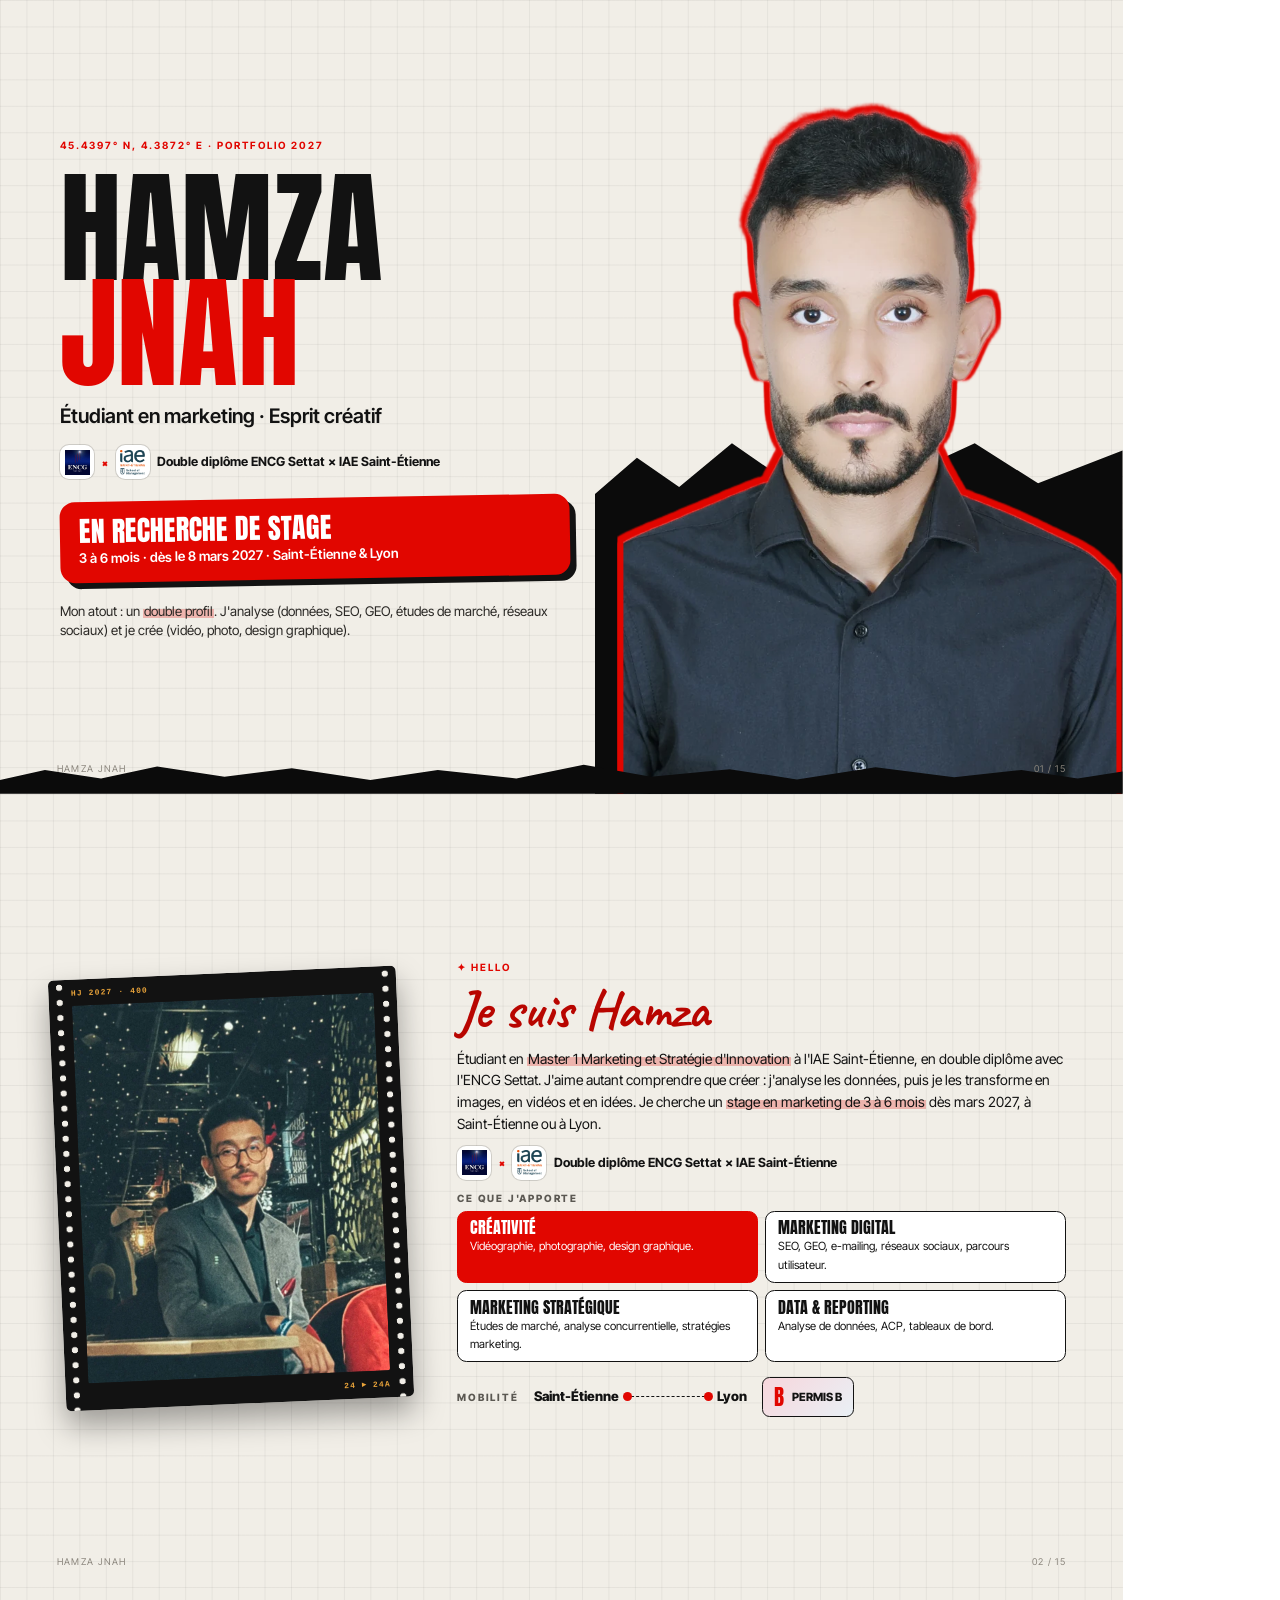
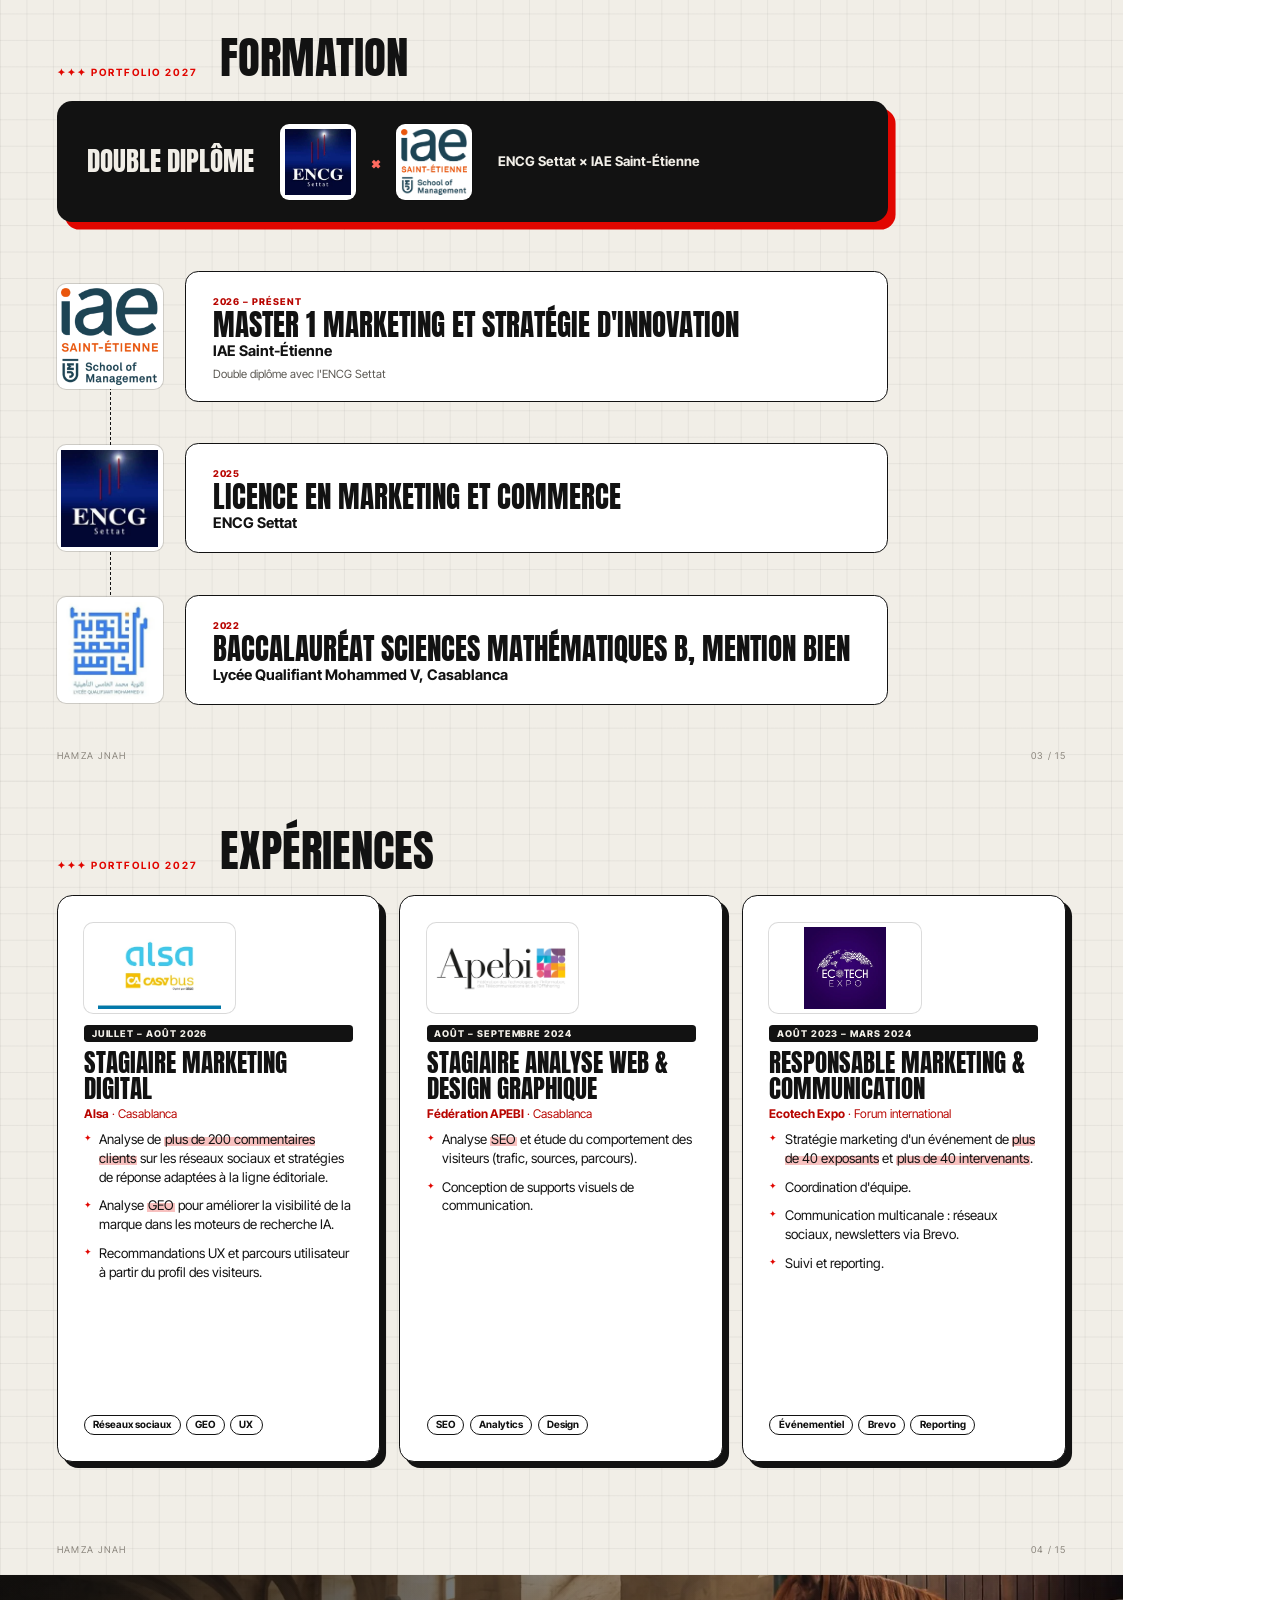
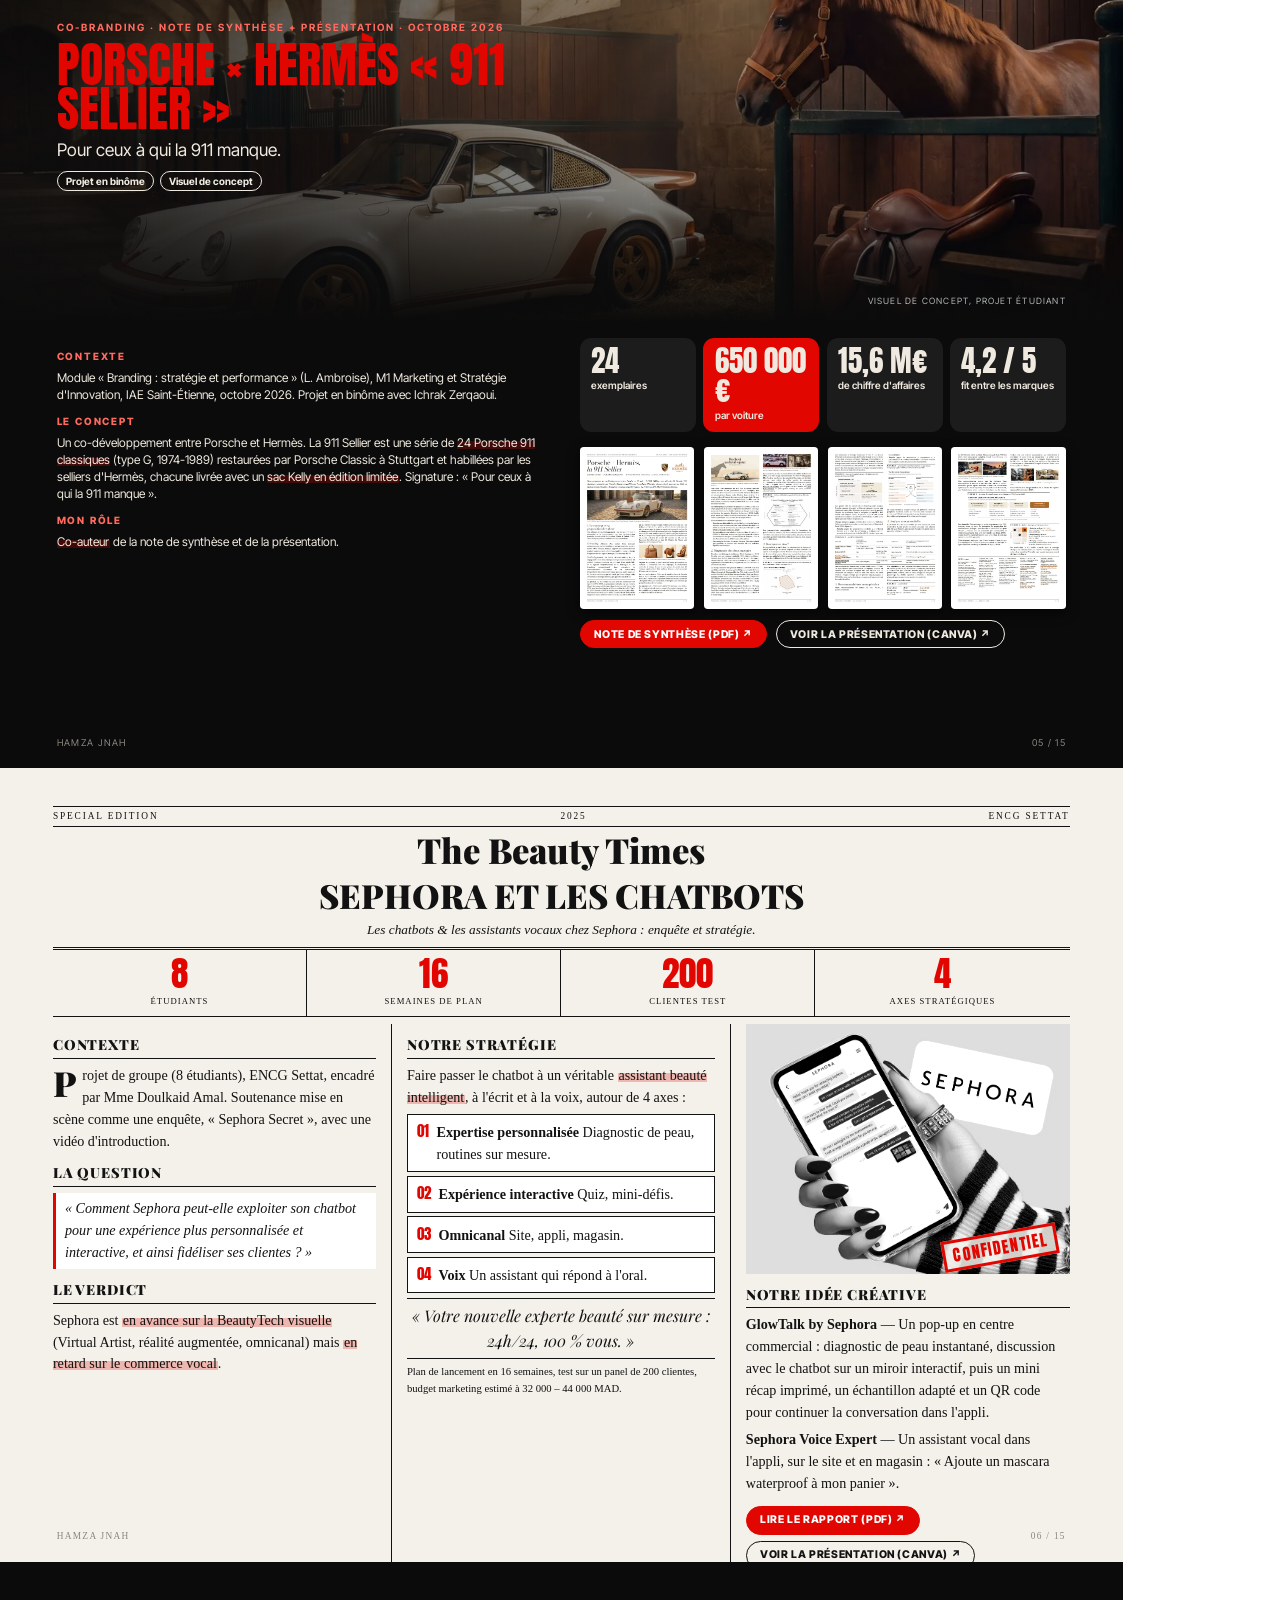
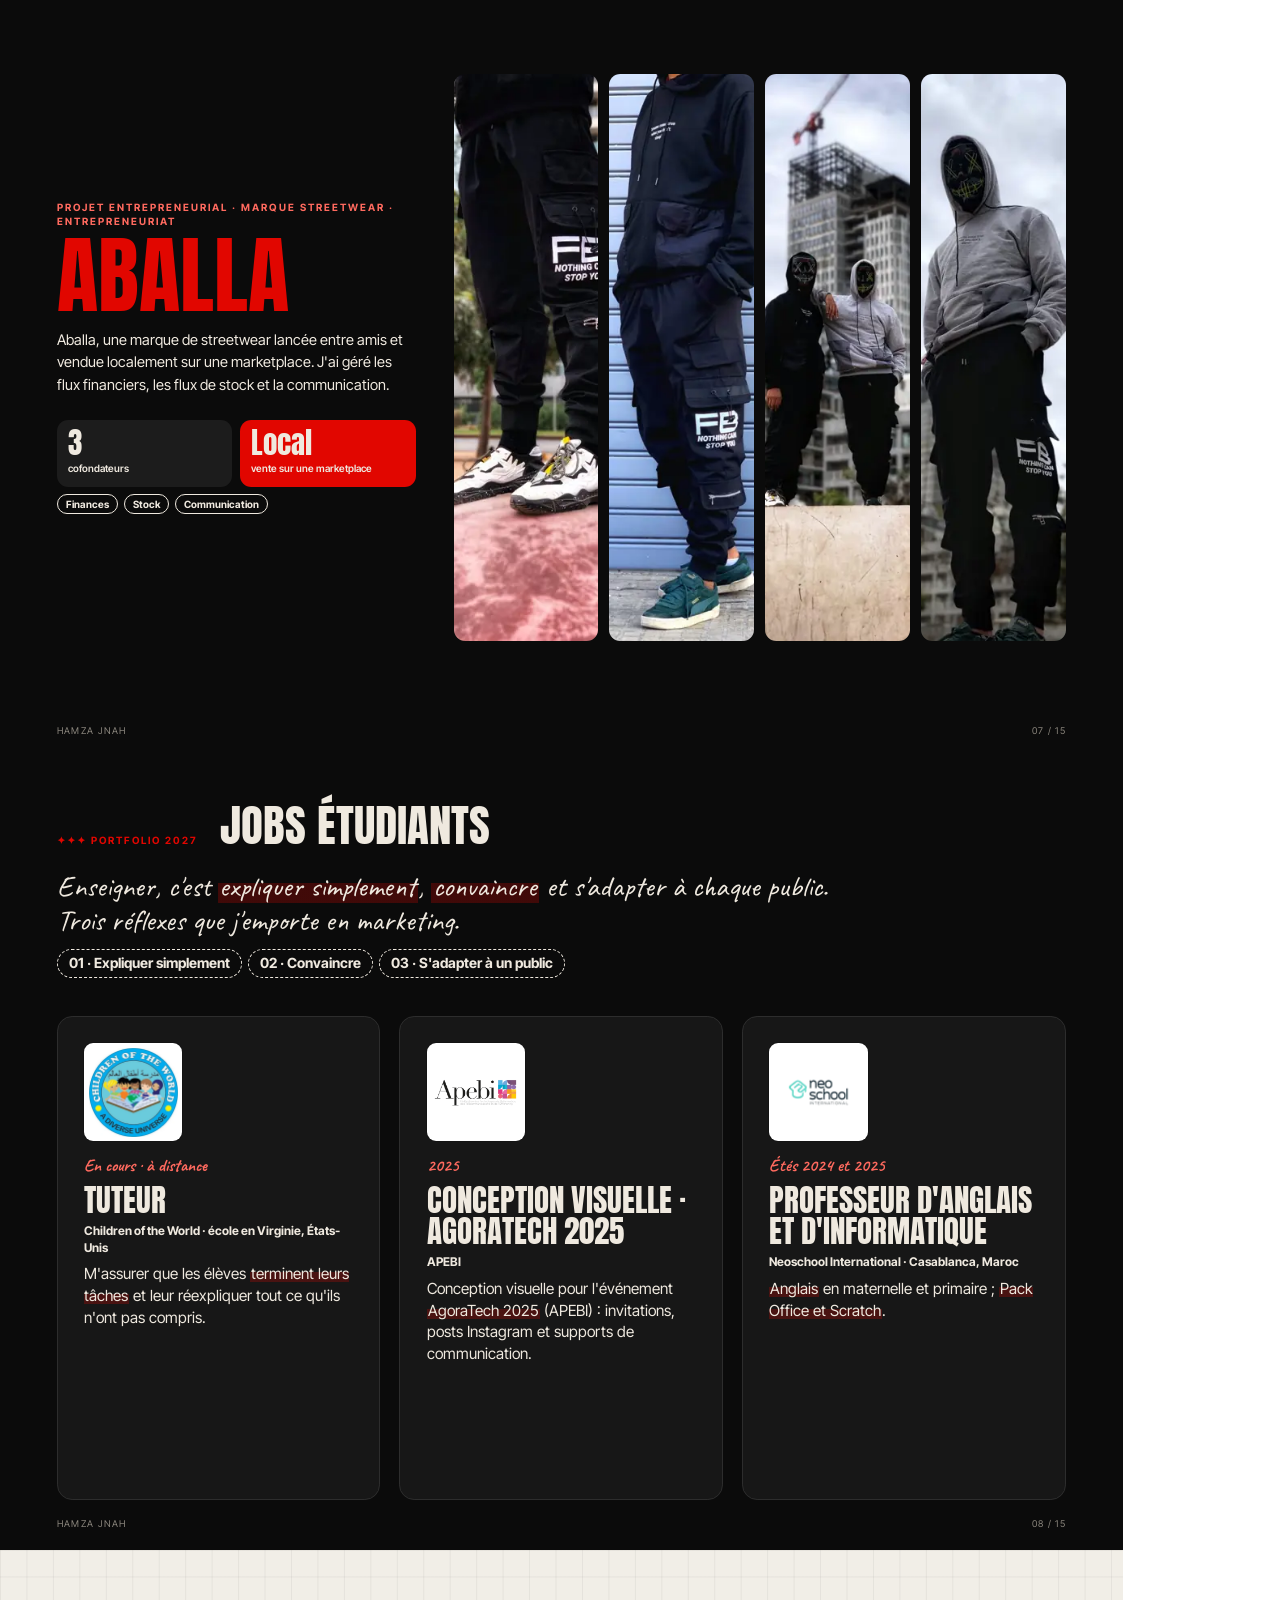
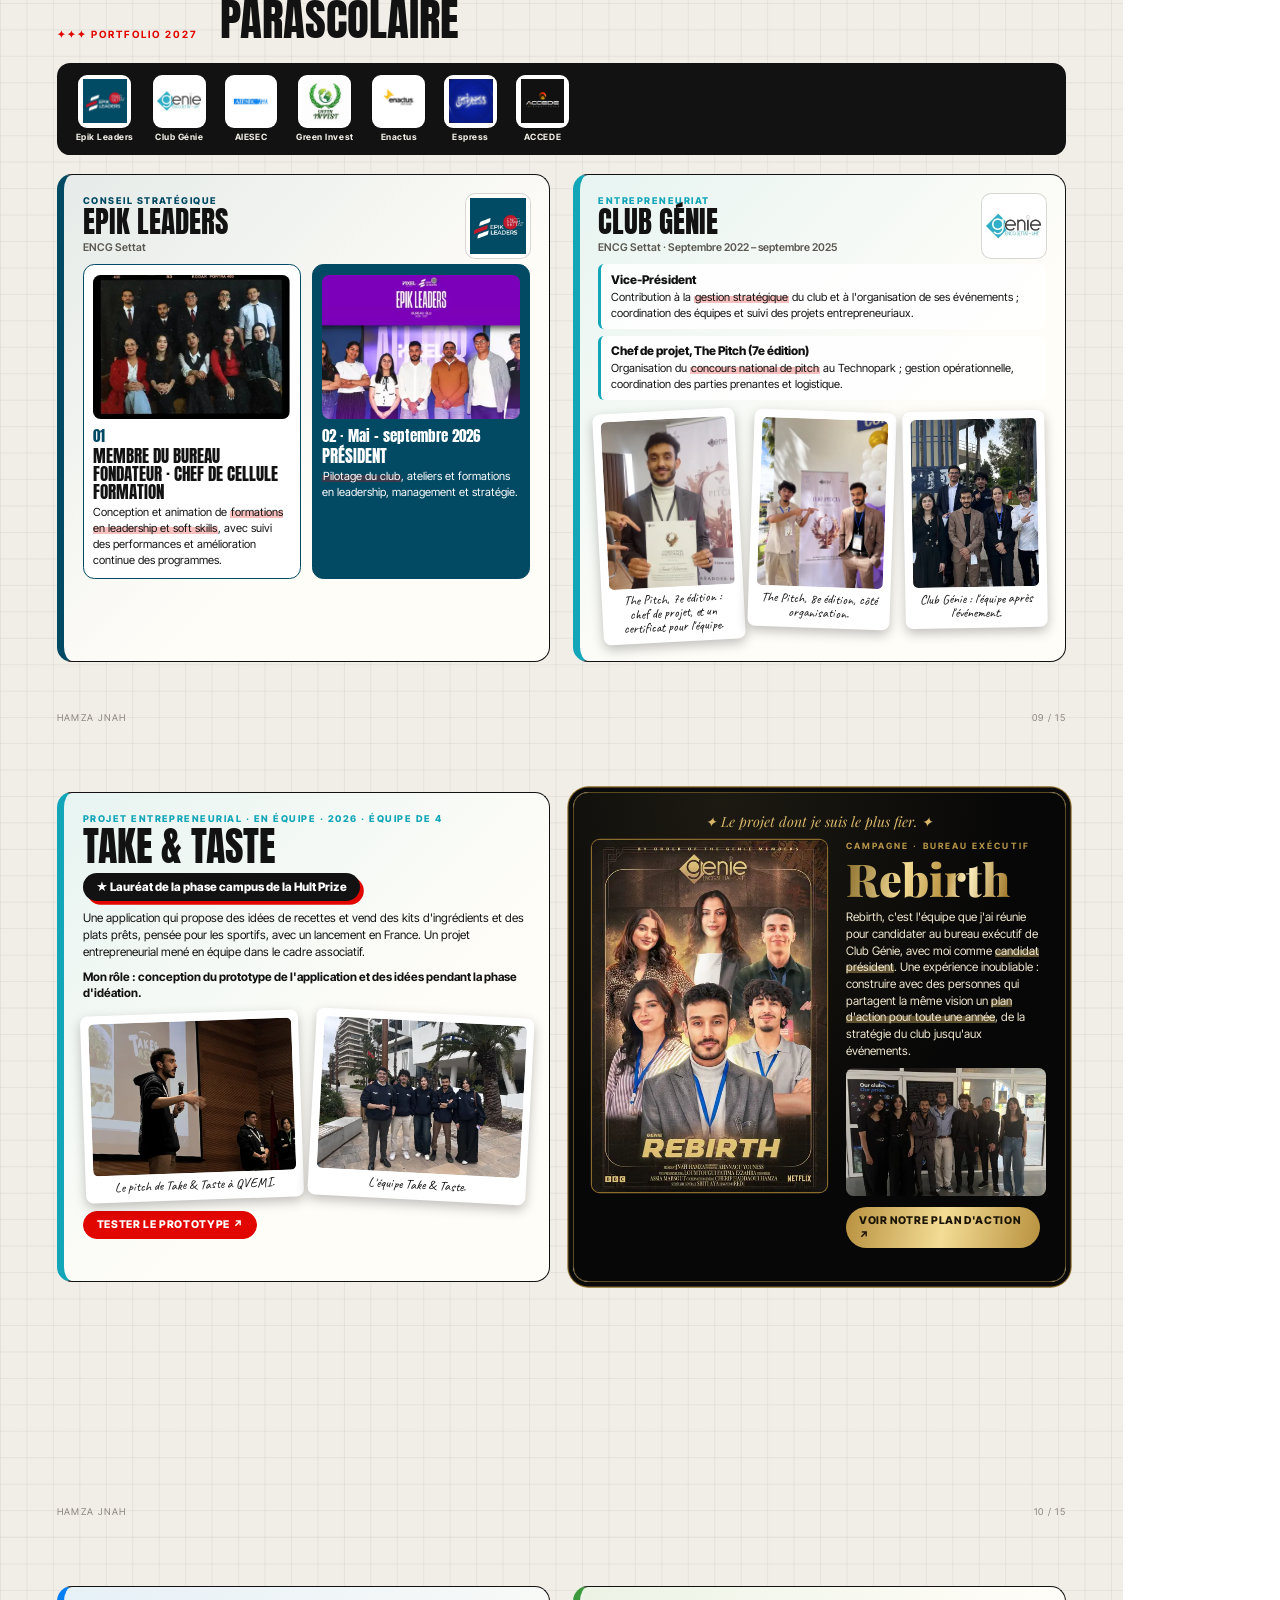
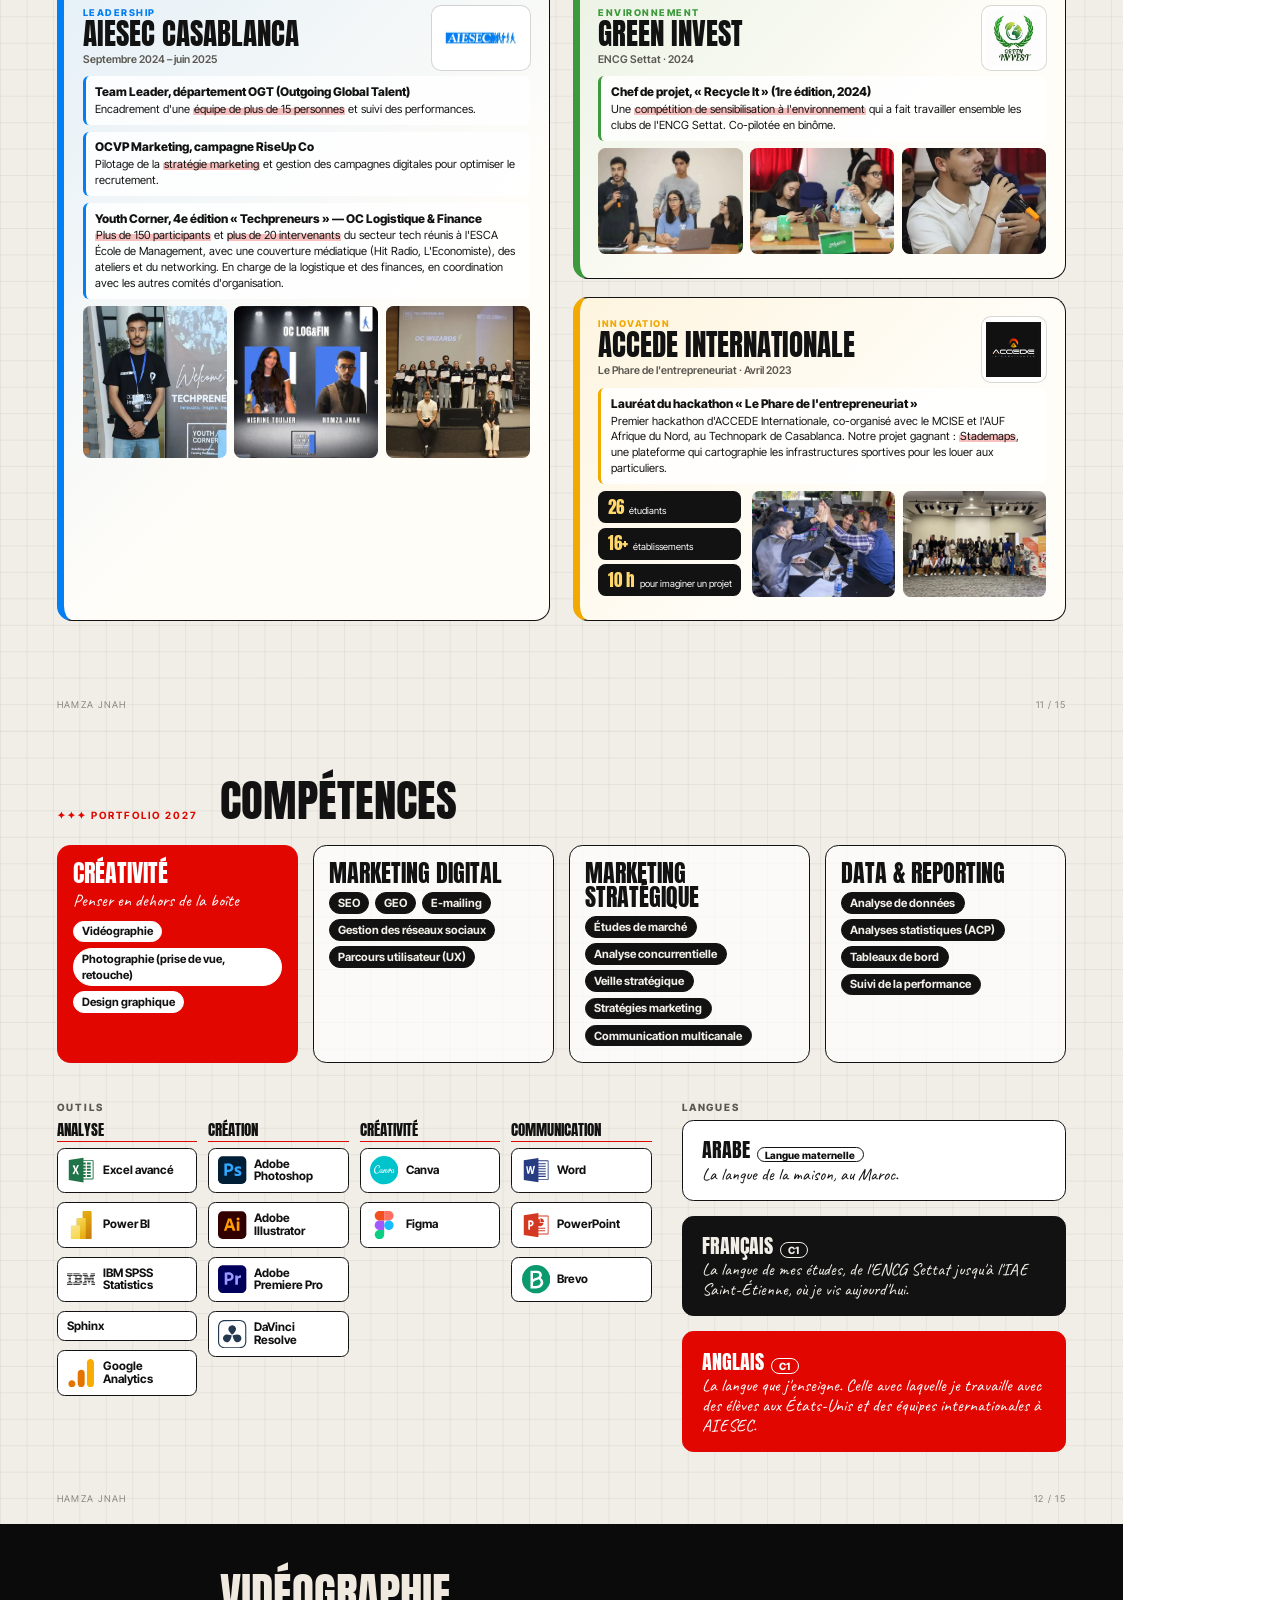
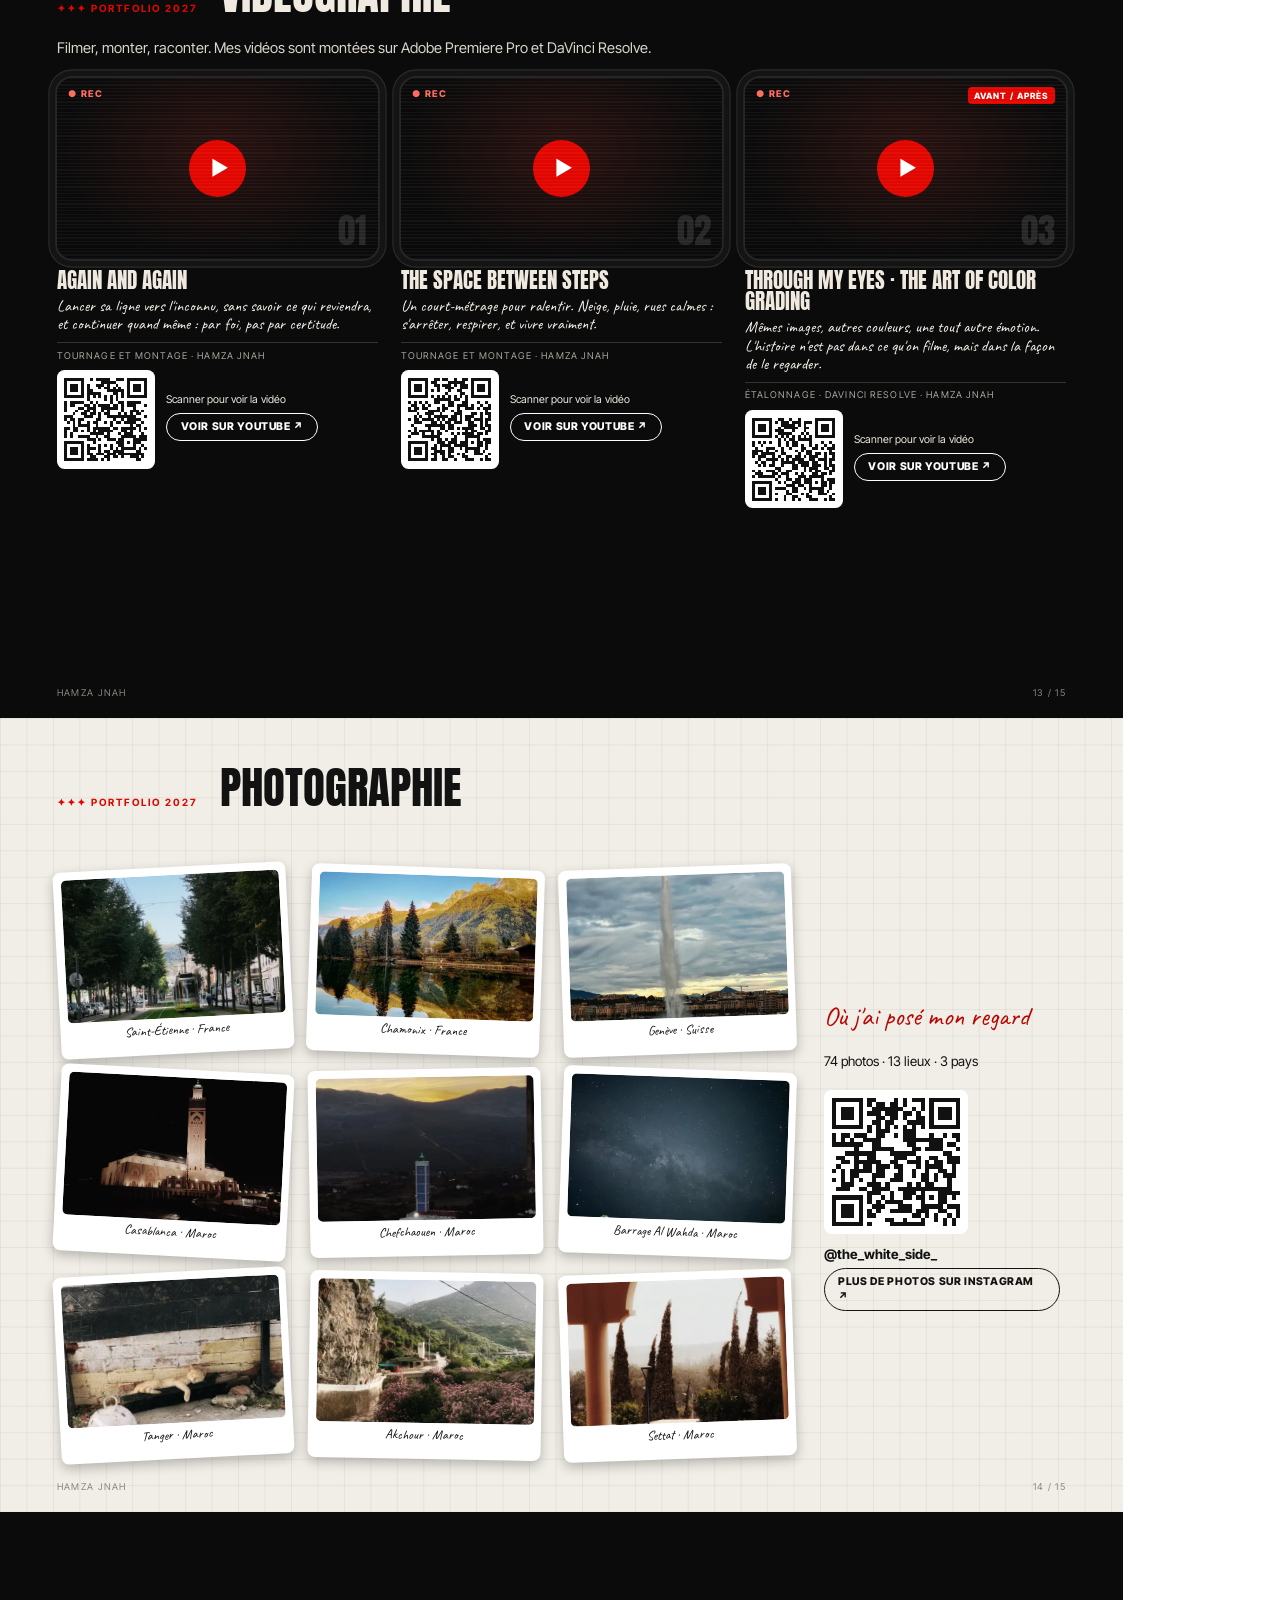
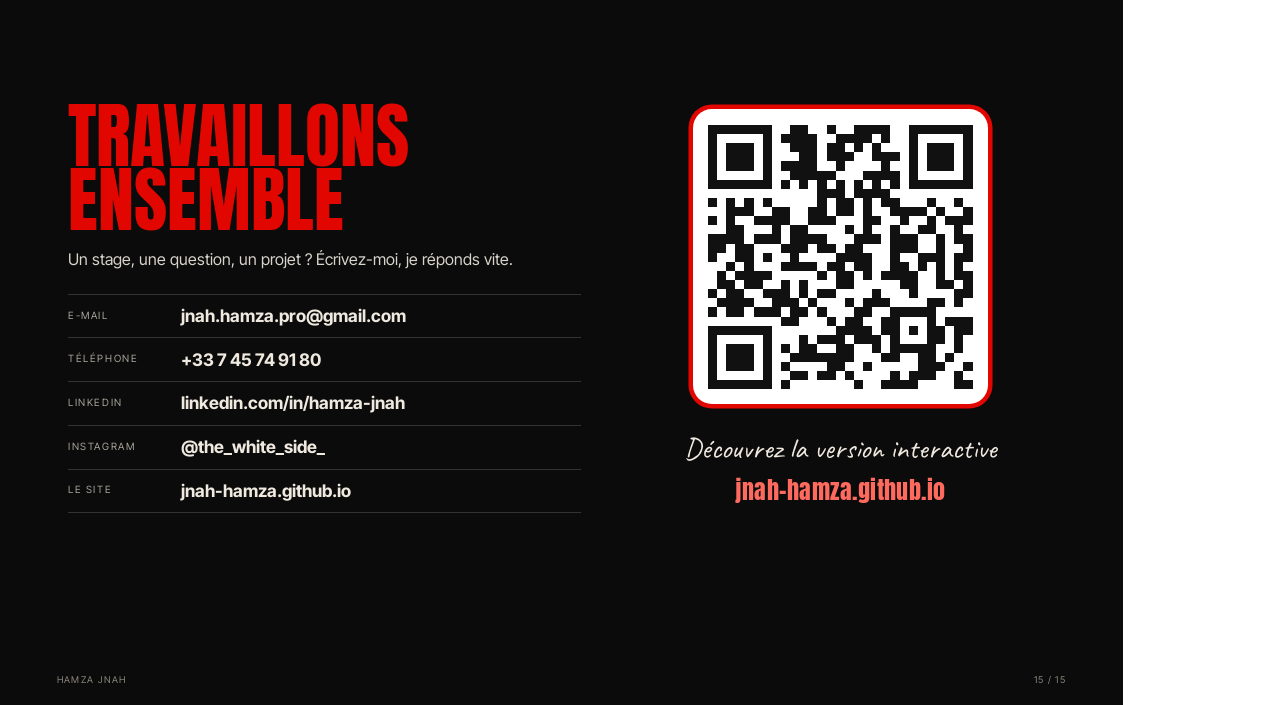
<file: pdf/portfolio.html>
<!doctype html><html lang="fr"><head><meta charset="utf-8"><title>Portfolio — Hamza Jnah</title>
<meta name="robots" content="noindex">
<link href="https://fonts.googleapis.com/css2?family=Anton&family=Caveat:wght@500;700&family=Inter+Tight:wght@400;500;600;800&family=Playfair+Display:ital,wght@0,700;0,900;1,500&display=swap" rel="stylesheet">
<link rel="stylesheet" href="portfolio.css"></head><body><section class="page cover paper">
    <div class="cover__left">
      <p class="kick">45.4397° N, 4.3872° E · Portfolio 2027</p>
      <h1 class="cover__name"><span>HAMZA</span><span class="red">JNAH</span></h1>
      <p class="cover__sub">Étudiant en marketing · Esprit créatif</p>
      <p class="double"><span class="lg lg--s"><img src="../assets/img/logos/logo-encg-settat.webp" alt="ENCG Settat"></span><b>×</b><span class="lg lg--s"><img src="../assets/img/logos/logo-iae-saint-etienne.webp" alt="IAE Saint-Étienne"></span><span>Double diplôme ENCG Settat × IAE Saint-Étienne</span></p>
      <div class="seek"><strong>En recherche de stage</strong><span>3 à 6 mois · dès le 8 mars 2027 · Saint-Étienne &amp; Lyon</span></div>
      <p class="cover__pitch">Mon atout : un <mark>double profil</mark>. J&#39;analyse (données, SEO, GEO, études de marché, réseaux sociaux) et je crée (vidéo, photo, design graphique).</p>
    </div>
    <div class="cover__right"><div class="band"></div><img class="cutout" src="../assets/img/portrait.webp" alt=""></div>
    <div class="torn torn--b"></div><footer class="pf"><span>Hamza Jnah</span><span>01 / 15</span></footer></section>
<section class="page paper hello">
    <div class="hello__photo"><div class="film"><span class="film__code">HJ 2027 · 400</span><img src="../assets/img/portrait-hello.webp" alt=""><span class="film__num">24 ▸ 24A</span></div></div>
    <div class="hello__txt">
      <p class="kick">✦ Hello</p>
      <h2 class="sig">Je suis Hamza</h2>
      <p class="lead">Étudiant en <mark>Master 1 Marketing et Stratégie d&#39;Innovation</mark> à l&#39;IAE Saint-Étienne, en double diplôme avec l&#39;ENCG Settat. J&#39;aime autant comprendre que créer : j&#39;analyse les données, puis je les transforme en images, en vidéos et en idées. Je cherche un <mark>stage en marketing de 3 à 6 mois</mark> dès mars 2027, à Saint-Étienne ou à Lyon.</p>
      <p class="double double--dark"><span class="lg lg--s"><img src="../assets/img/logos/logo-encg-settat.webp" alt="ENCG"></span><b>×</b><span class="lg lg--s"><img src="../assets/img/logos/logo-iae-saint-etienne.webp" alt="IAE"></span><span>Double diplôme ENCG Settat × IAE Saint-Étienne</span></p>
      <h3 class="lbl">Ce que j&#39;apporte</h3>
      <ul class="brings"><li class="is-red"><strong>Créativité</strong><span>Vidéographie, photographie, design graphique.</span></li><li class=""><strong>Marketing digital</strong><span>SEO, GEO, e-mailing, réseaux sociaux, parcours utilisateur.</span></li><li class=""><strong>Marketing stratégique</strong><span>Études de marché, analyse concurrentielle, stratégies marketing.</span></li><li class=""><strong>Data &amp; reporting</strong><span>Analyse de données, ACP, tableaux de bord.</span></li></ul>
      <div class="mob"><span class="mob__lbl">Mobilité</span><span class="mob__line">Saint-Étienne <i></i> Lyon</span><span class="licence"><b>B</b>Permis B</span></div>
    </div><footer class="pf"><span>Hamza Jnah</span><span>02 / 15</span></footer></section>
<section class="page paper edu"><header class="ph"><span class="ph__kick">✦✦✦ Portfolio 2027</span><h2 class="ph__title">Formation</h2></header>
    <div class="edu__double"><span class="edu__dlbl">Double diplôme</span><span class="lg lg--xl"><img src="../assets/img/logos/logo-encg-settat.webp" alt="ENCG"></span><b>×</b><span class="lg lg--xl"><img src="../assets/img/logos/logo-iae-saint-etienne.webp" alt="IAE"></span><span class="edu__names">ENCG Settat × IAE Saint-Étienne</span></div>
    <ol class="edu__line"><li><span class="lg lg--xl"><img src="../assets/img/logos/logo-iae-saint-etienne.webp" alt="IAE Saint-Étienne"></span><div class="edu__card"><p class="date">2026 – présent</p><h3>Master 1 Marketing et Stratégie d&#39;Innovation</h3><p class="school">IAE Saint-Étienne</p><p class="note">Double diplôme avec l&#39;ENCG Settat</p></div></li><li><span class="lg lg--xl"><img src="../assets/img/logos/logo-encg-settat.webp" alt="ENCG Settat"></span><div class="edu__card"><p class="date">2025</p><h3>Licence en Marketing et Commerce</h3><p class="school">ENCG Settat</p></div></li><li><span class="lg lg--xl"><img src="../assets/img/logos/logo-lycee-mohammed-v.webp" alt="Lycée Qualifiant Mohammed V"></span><div class="edu__card"><p class="date">2022</p><h3>Baccalauréat sciences mathématiques B, mention Bien</h3><p class="school">Lycée Qualifiant Mohammed V, Casablanca</p></div></li></ol><footer class="pf"><span>Hamza Jnah</span><span>03 / 15</span></footer></section>
<section class="page paper exp"><header class="ph"><span class="ph__kick">✦✦✦ Portfolio 2027</span><h2 class="ph__title">Expériences</h2></header><div class="exp__grid">
    <article class="card"><span class="lg lg--xxl"><img src="../assets/img/logos/logo-alsa-casabus.webp" alt="Alsa · Casabus"></span>
      <p class="date">Juillet – août 2026</p><h3>Stagiaire Marketing Digital</h3><p class="org"><b>Alsa</b> · Casablanca</p>
      <ul class="pts"><li>Analyse de <mark>plus de 200 commentaires clients</mark> sur les réseaux sociaux et stratégies de réponse adaptées à la ligne éditoriale.</li><li>Analyse <mark>GEO</mark> pour améliorer la visibilité de la marque dans les moteurs de recherche IA.</li><li>Recommandations UX et parcours utilisateur à partir du profil des visiteurs.</li></ul>
      <p class="chips"><span>Réseaux sociaux</span><span>GEO</span><span>UX</span></p></article>
    <article class="card"><span class="lg lg--xxl"><img src="../assets/img/logos/logo-apebi.webp" alt="APEBI"></span>
      <p class="date">Août – septembre 2024</p><h3>Stagiaire Analyse Web &amp; Design Graphique</h3><p class="org"><b>Fédération APEBI</b> · Casablanca</p>
      <ul class="pts"><li>Analyse <mark>SEO</mark> et étude du comportement des visiteurs (trafic, sources, parcours).</li><li>Conception de supports visuels de communication.</li></ul>
      <p class="chips"><span>SEO</span><span>Analytics</span><span>Design</span></p></article>
    <article class="card"><span class="lg lg--xxl"><img src="../assets/img/logos/logo-ecotech-expo.webp" alt="Ecotech Expo"></span>
      <p class="date">Août 2023 – mars 2024</p><h3>Responsable Marketing &amp; Communication</h3><p class="org"><b>Ecotech Expo</b> · Forum international</p>
      <ul class="pts"><li>Stratégie marketing d&#39;un événement de <mark>plus de 40 exposants</mark> et <mark>plus de 40 intervenants</mark>.</li><li>Coordination d&#39;équipe.</li><li>Communication multicanale : réseaux sociaux, newsletters via Brevo.</li><li>Suivi et reporting.</li></ul>
      <p class="chips"><span>Événementiel</span><span>Brevo</span><span>Reporting</span></p></article></div><footer class="pf"><span>Hamza Jnah</span><span>04 / 15</span></footer></section>
<section class="page black proj911">
    <div class="p911__hero" style="background-image:url('../assets/img/projets/projet-911-sellier-fond.webp')"><div class="p911__in">
      <p class="kick kick--light">Co-branding · Note de synthèse + présentation · Octobre 2026</p>
      <h2 class="p911__title">Porsche × Hermès « 911 Sellier »</h2><p class="p911__tag">Pour ceux à qui la 911 manque.</p>
      <p class="chips chips--light"><span>Projet en binôme</span><span>Visuel de concept</span></p></div>
      <span class="p911__note">Visuel de concept, projet étudiant</span></div>
    <div class="p911__body">
      <div class="p911__col">
        <h3 class="lbl lbl--light">Contexte</h3><p>Module « Branding : stratégie et performance » (L. Ambroise), M1 Marketing et Stratégie d&#39;Innovation, IAE Saint-Étienne, octobre 2026. Projet en binôme avec Ichrak Zerqaoui.</p>
        <h3 class="lbl lbl--light">Le concept</h3><p>Un co-développement entre Porsche et Hermès. La 911 Sellier est une série de <mark>24 Porsche 911 classiques</mark> (type G, 1974-1989) restaurées par Porsche Classic à Stuttgart et habillées par les selliers d&#39;Hermès, chacune livrée avec un <mark>sac Kelly en édition limitée</mark>. Signature : « Pour ceux à qui la 911 manque ».</p>
        <h3 class="lbl lbl--light">Mon rôle</h3><p><mark>Co-auteur</mark> de la note de synthèse et de la présentation.</p>
      </div>
      <div class="p911__col">
        <div class="figs"><div><strong>24</strong><span>exemplaires</span></div><div><strong>650 000 €</strong><span>par voiture</span></div><div><strong>15,6 M€</strong><span>de chiffre d&#39;affaires</span></div><div><strong>4,2 / 5</strong><span>fit entre les marques</span></div></div>
        <div class="pages4"><img src="../assets/img/projets/projet-911-sellier-page-1.webp" alt=""><img src="../assets/img/projets/projet-911-sellier-page-2.webp" alt=""><img src="../assets/img/projets/projet-911-sellier-page-3.webp" alt=""><img src="../assets/img/projets/projet-911-sellier-page-4.webp" alt=""></div>
        <p class="links"><a class="lnk lnk--red" href="https://jnah-hamza.github.io/assets/docs/porsche-hermes-911-sellier.pdf">Note de synthèse (PDF) ↗</a> <a class="lnk " href="https://canva.link/h1x5i7ztyvr0zvi">Voir la présentation (Canva) ↗</a></p>
      </div></div><footer class="pf"><span>Hamza Jnah</span><span>05 / 15</span></footer></section>
<section class="page np">
    <header class="np__mast"><p class="np__ed"><span>Special Edition</span><span>2025</span><span>ENCG Settat</span></p>
      <p class="np__name">The Beauty Times</p><h2 class="np__head">Sephora et les chatbots</h2><p class="np__deck">Les chatbots &amp; les assistants vocaux chez Sephora : enquête et stratégie.</p></header>
    <div class="np__figs"><div><strong>8</strong><span>étudiants</span></div><div><strong>16</strong><span>semaines de plan</span></div><div><strong>200</strong><span>clientes test</span></div><div><strong>4</strong><span>axes stratégiques</span></div></div>
    <div class="np__cols">
      <div class="np__c"><h3>Contexte</h3><p class="drop">Projet de groupe (8 étudiants), ENCG Settat, encadré par Mme Doulkaid Amal. Soutenance mise en scène comme une enquête, « Sephora Secret », avec une vidéo d&#39;introduction.</p>
        <h3>La question</h3><blockquote>« Comment Sephora peut-elle exploiter son chatbot pour une expérience plus personnalisée et interactive, et ainsi fidéliser ses clientes ? »</blockquote>
        <h3>Le verdict</h3><p>Sephora est <mark>en avance sur la BeautyTech visuelle</mark> (Virtual Artist, réalité augmentée, omnicanal) mais <mark>en retard sur le commerce vocal</mark>.</p></div>
      <div class="np__c"><h3>Notre stratégie</h3><p>Faire passer le chatbot à un véritable <mark>assistant beauté intelligent</mark>, à l&#39;écrit et à la voix, autour de 4 axes :</p>
        <ol class="np__axes"><li><b>01</b><span><strong>Expertise personnalisée</strong> Diagnostic de peau, routines sur mesure.</span></li><li><b>02</b><span><strong>Expérience interactive</strong> Quiz, mini-défis.</span></li><li><b>03</b><span><strong>Omnicanal</strong> Site, appli, magasin.</span></li><li><b>04</b><span><strong>Voix</strong> Un assistant qui répond à l&#39;oral.</span></li></ol>
        <p class="np__msg">« Votre nouvelle experte beauté sur mesure : 24h/24, 100 % vous. »</p><p class="np__plan">Plan de lancement en 16 semaines, test sur un panel de 200 clientes, budget marketing estimé à 32 000 – 44 000 MAD.</p></div>
      <div class="np__c np__c--img"><div class="np__cover"><img src="../assets/img/projets/projet-sephora-couverture.webp" alt=""><span class="stamp">Confidentiel</span></div>
        <h3>Notre idée créative</h3><p><strong>GlowTalk by Sephora</strong> — Un pop-up en centre commercial : diagnostic de peau instantané, discussion avec le chatbot sur un miroir interactif, puis un mini récap imprimé, un échantillon adapté et un QR code pour continuer la conversation dans l&#39;appli.</p><p><strong>Sephora Voice Expert</strong> — Un assistant vocal dans l&#39;appli, sur le site et en magasin : « Ajoute un mascara waterproof à mon panier ».</p>
        
        <p class="links"><a class="lnk lnk--red" href="https://jnah-hamza.github.io/assets/docs/projet-sephora-rapport.pdf">Lire le rapport (PDF) ↗</a> <a class="lnk lnk--ink" href="https://canva.link/0nz17r7g3o5iwxb">Voir la présentation (Canva) ↗</a></p></div>
    </div><footer class="pf"><span>Hamza Jnah</span><span>06 / 15</span></footer></section>
<section class="page black aballa">
    <div class="ab__txt"><p class="kick kick--light">Projet entrepreneurial · Marque streetwear · Entrepreneuriat</p>
      <h2 class="ab__title">ABALLA</h2><p class="ab__lead">Aballa, une marque de streetwear lancée entre amis et vendue localement sur une marketplace. J&#39;ai géré les flux financiers, les flux de stock et la communication.</p>
      <div class="figs figs--2"><div><strong>3</strong><span>cofondateurs</span></div><div><strong>Local</strong><span>vente sur une marketplace</span></div></div>
      <p class="chips chips--light"><span>Finances</span><span>Stock</span><span>Communication</span></p></div>
    <div class="ab__look"><img src="../assets/img/projets/thumbs/projet-aballa-1.webp" alt=""><img src="../assets/img/projets/thumbs/projet-aballa-2.webp" alt=""><img src="../assets/img/projets/thumbs/projet-aballa-3.webp" alt=""><img src="../assets/img/projets/thumbs/projet-aballa-4.webp" alt=""></div><footer class="pf"><span>Hamza Jnah</span><span>07 / 15</span></footer></section>
<section class="page black jobs"><header class="ph"><span class="ph__kick">✦✦✦ Portfolio 2027</span><h2 class="ph__title">Jobs étudiants</h2></header>
    <p class="jobs__intro">Enseigner, c&#39;est <mark>expliquer simplement</mark>, <mark>convaincre</mark> et s&#39;adapter à chaque public. Trois réflexes que j&#39;emporte en marketing.</p>
    <p class="chips chips--light chips--big"><span>01 · Expliquer simplement</span><span>02 · Convaincre</span><span>03 · S&#39;adapter à un public</span></p>
    <div class="jobs__grid"><article class="job"><span class="lg lg--xl"><img src="../assets/img/logos/logo-children-of-the-world.webp" alt="Children of the World"></span>
      <p class="date date--hand">En cours · à distance</p><h3>Tuteur</h3><p class="org">Children of the World · école en Virginie, États-Unis</p><p>M&#39;assurer que les élèves <mark>terminent leurs tâches</mark> et leur réexpliquer tout ce qu&#39;ils n&#39;ont pas compris.</p></article><article class="job"><span class="lg lg--xl"><img src="../assets/img/logos/logo-apebi.webp" alt="APEBI"></span>
      <p class="date date--hand">2025</p><h3>Conception visuelle · AgoraTech 2025</h3><p class="org">APEBI</p><p>Conception visuelle pour l&#39;événement <mark>AgoraTech 2025</mark> (APEBI) : invitations, posts Instagram et supports de communication.</p></article><article class="job"><span class="lg lg--xl"><img src="../assets/img/logos/logo-neoschool.webp" alt="Neoschool International"></span>
      <p class="date date--hand">Étés 2024 et 2025</p><h3>Professeur d&#39;anglais et d&#39;informatique</h3><p class="org">Neoschool International · Casablanca, Maroc</p><p><mark>Anglais</mark> en maternelle et primaire ; <mark>Pack Office et Scratch</mark>.</p></article></div><footer class="pf"><span>Hamza Jnah</span><span>08 / 15</span></footer></section>
<section class="page paper clubs"><header class="ph"><span class="ph__kick">✦✦✦ Portfolio 2027</span><h2 class="ph__title">Parascolaire</h2></header>
    <div class="club-logos"><span><span class="lg lg--m"><img src="../assets/img/logos/logo-epik-leaders.webp" alt="Epik Leaders"></span><i>Epik Leaders</i></span><span><span class="lg lg--m"><img src="../assets/img/logos/logo-club-genie.webp" alt="Club Génie"></span><i>Club Génie</i></span><span><span class="lg lg--m"><img src="../assets/img/logos/logo-aiesec.webp" alt="AIESEC"></span><i>AIESEC</i></span><span><span class="lg lg--m"><img src="../assets/img/logos/logo-green-invest.webp" alt="Green Invest"></span><i>Green Invest</i></span><span><span class="lg lg--m"><img src="../assets/img/logos/logo-enactus.webp" alt="Enactus"></span><i>Enactus</i></span><span><span class="lg lg--m"><img src="../assets/img/logos/logo-espress.webp" alt="Espress"></span><i>Espress</i></span><span><span class="lg lg--m"><img src="../assets/img/logos/logo-accede-internationale.webp" alt="ACCEDE"></span><i>ACCEDE</i></span></div>
    <div class="two">
      <article class="club club--epik"><span class="lg lg--l"><img src="../assets/img/logos/logo-epik-leaders.webp" alt="Epik Leaders, ENCG Settat"></span><div class="club__h"><p class="theme">Conseil stratégique</p><h3>Epik Leaders</h3><p class="meta">ENCG Settat</p></div>
        <div class="steps"><div class="step"><img src="../assets/img/parascolaire/thumbs/parascolaire-epik-leaders-chef-de-cellule.webp" alt=""><p class="n">01</p><h4>Membre du bureau fondateur · Chef de Cellule Formation</h4><p>Conception et animation de <mark>formations en leadership et soft skills</mark>, avec suivi des performances et amélioration continue des programmes.</p></div><div class="step"><img src="../assets/img/parascolaire/thumbs/parascolaire-epik-leaders-bureau.webp" alt=""><p class="n">02 · Mai – septembre 2026</p><h4>Président</h4><p><mark>Pilotage du club</mark>, ateliers et formations en leadership, management et stratégie.</p></div></div></article>
      <article class="club club--genie"><span class="lg lg--l"><img src="../assets/img/logos/logo-club-genie.webp" alt="Club Génie, ENCG Settat"></span><div class="club__h"><p class="theme">Entrepreneuriat</p><h3>Club Génie</h3><p class="meta">ENCG Settat · Septembre 2022 – septembre 2025</p></div>
        <div class="role"><h4>Vice-Président</h4><p>Contribution à la <mark>gestion stratégique</mark> du club et à l&#39;organisation de ses événements ; coordination des équipes et suivi des projets entrepreneuriaux.</p></div><div class="role"><h4>Chef de projet, The Pitch (7e édition)</h4><p>Organisation du <mark>concours national de pitch</mark> au Technopark ; gestion opérationnelle, coordination des parties prenantes et logistique.</p></div>
        <div class="strip"><figure class="pola " style="--t:-3deg"><img src="../assets/img/parascolaire/thumbs/parascolaire-genie-the-pitch-7-chef-de-projet.webp" alt=""><figcaption>The Pitch, 7e édition : chef de projet, et un certificat pour l&#39;équipe.</figcaption></figure><figure class="pola " style="--t:2deg"><img src="../assets/img/parascolaire/thumbs/parascolaire-genie-the-pitch-8-vp.webp" alt=""><figcaption>The Pitch, 8e édition, côté organisation.</figcaption></figure><figure class="pola " style="--t:-1deg"><img src="../assets/img/parascolaire/thumbs/parascolaire-genie-vp-crea-groupe.webp" alt=""><figcaption>Club Génie : l&#39;équipe après l&#39;événement.</figcaption></figure></div></article>
    </div><footer class="pf"><span>Hamza Jnah</span><span>09 / 15</span></footer></section>
<section class="page paper tt">
    <div class="two two--tt">
      <article class="club club--genie">
        <p class="theme">Projet entrepreneurial · En équipe · 2026 · équipe de 4</p><h3 class="big">Take &amp; Taste</h3>
        <p class="award">★ Lauréat de la phase campus de la Hult Prize</p><p>Une application qui propose des idées de recettes et vend des kits d&#39;ingrédients et des plats prêts, pensée pour les sportifs, avec un lancement en France. Un projet entrepreneurial mené en équipe dans le cadre associatif.</p><p><strong>Mon rôle : conception du prototype de l&#39;application et des idées pendant la phase d&#39;idéation.</strong></p>
        <div class="strip"><figure class="pola pola--land" style="--t:-2deg"><img src="../assets/img/projets/thumbs/projet-take-and-taste-pitch.webp" alt=""><figcaption>Le pitch de Take &amp; Taste à QVEMI.</figcaption></figure><figure class="pola pola--land" style="--t:3deg"><img src="../assets/img/projets/thumbs/projet-take-and-taste-equipe.webp" alt=""><figcaption>L&#39;équipe Take &amp; Taste.</figcaption></figure></div>
        <p class="links"><a class="lnk lnk--red" href="https://gentle-swept-10612813.figma.site/">Tester le prototype ↗</a></p></article>
      <article class="lux"><p class="lux__proud">✦ Le projet dont je suis le plus fier. ✦</p>
        <div class="lux__in"><img class="lux__poster" src="../assets/img/parascolaire/thumbs/parascolaire-rebirth-affiche.webp" alt="">
        <div><p class="lux__lbl">Campagne · Bureau exécutif</p><h3 class="lux__title">Rebirth</h3><p>Rebirth, c&#39;est l&#39;équipe que j&#39;ai réunie pour candidater au bureau exécutif de Club Génie, avec moi comme <mark>candidat président</mark>. Une expérience inoubliable : construire avec des personnes qui partagent la même vision un <mark>plan d&#39;action pour toute une année</mark>, de la stratégie du club jusqu&#39;aux événements.</p>
        <img class="lux__team" src="../assets/img/parascolaire/thumbs/parascolaire-rebirth-equipe.webp" alt=""><p class="links"><a class="lnk lnk--gold" href="https://canva.link/y7mjafpn450rdk8">Voir notre plan d&#39;action ↗</a></p></div></div></article>
    </div><footer class="pf"><span>Hamza Jnah</span><span>10 / 15</span></footer></section>
<section class="page paper clubs3">
    <div class="three">
      <article class="club club--aiesec"><span class="lg lg--l lg--wide"><img src="../assets/img/logos/logo-aiesec.webp" alt="AIESEC"></span><div class="club__h"><p class="theme">Leadership</p><h3>AIESEC Casablanca</h3><p class="meta">Septembre 2024 – juin 2025</p></div>
        <div class="role"><h4>Team Leader, département OGT (Outgoing Global Talent)</h4><p>Encadrement d&#39;une <mark>équipe de plus de 15 personnes</mark> et suivi des performances.</p></div><div class="role"><h4>OCVP Marketing, campagne RiseUp Co</h4><p>Pilotage de la <mark>stratégie marketing</mark> et gestion des campagnes digitales pour optimiser le recrutement.</p></div><div class="role"><h4>Youth Corner, 4e édition « Techpreneurs » — OC Logistique &amp; Finance</h4><p><mark>Plus de 150 participants</mark> et <mark>plus de 20 intervenants</mark> du secteur tech réunis à l&#39;ESCA École de Management, avec une couverture médiatique (Hit Radio, L&#39;Economiste), des ateliers et du networking. En charge de la logistique et des finances, en coordination avec les autres comités d&#39;organisation.</p></div>
        <div class="grid3"><img src="../assets/img/parascolaire/thumbs/parascolaire-aiesec-youth-corner-2-techpreneurs.webp" alt=""><img src="../assets/img/parascolaire/thumbs/parascolaire-aiesec-youth-corner-1-oc-logfin.webp" alt=""><img src="../assets/img/parascolaire/thumbs/parascolaire-aiesec-youth-corner-3-oc-wizards.webp" alt=""></div></article>
      <div class="stack">
        <article class="club club--green"><span class="lg lg--l"><img src="../assets/img/logos/logo-green-invest.webp" alt="Green Invest"></span><div class="club__h"><p class="theme">Environnement</p><h3>Green Invest</h3><p class="meta">ENCG Settat · 2024</p></div>
          <div class="role"><h4>Chef de projet, « Recycle It » (1re édition, 2024)</h4><p>Une <mark>compétition de sensibilisation à l&#39;environnement</mark> qui a fait travailler ensemble les clubs de l&#39;ENCG Settat. Co-pilotée en binôme.</p></div>
          <div class="grid3"><img src="../assets/img/parascolaire/thumbs/parascolaire-green-invest-1-pitch.webp" alt=""><img src="../assets/img/parascolaire/thumbs/parascolaire-green-invest-2-atelier.webp" alt=""><img src="../assets/img/parascolaire/thumbs/parascolaire-green-invest-3-participant.webp" alt=""></div></article>
        <article class="club club--accede"><span class="lg lg--l"><img src="../assets/img/logos/logo-accede-internationale.webp" alt="ACCEDE Internationale"></span><div class="club__h"><p class="theme">Innovation</p><h3>ACCEDE Internationale</h3><p class="meta">Le Phare de l&#39;entrepreneuriat · Avril 2023</p></div>
          <div class="role"><h4>Lauréat du hackathon « Le Phare de l&#39;entrepreneuriat »</h4><p>Premier hackathon d&#39;ACCEDE Internationale, co-organisé avec le MCISE et l&#39;AUF Afrique du Nord, au Technopark de Casablanca. Notre projet gagnant : <mark>Stademaps</mark>, une plateforme qui cartographie les infrastructures sportives pour les louer aux particuliers.</p></div>
          <div class="row"><div class="stats"><span><b>26</b>étudiants</span><span><b>16+</b>établissements</span><span><b>10 h</b>pour imaginer un projet</span></div><div class="grid2"><img src="../assets/img/parascolaire/thumbs/parascolaire-hackathon-accede-1-victoire.webp" alt=""><img src="../assets/img/parascolaire/thumbs/parascolaire-hackathon-accede-2-groupe.webp" alt=""></div></div></article>
      </div>
    </div><footer class="pf"><span>Hamza Jnah</span><span>11 / 15</span></footer></section>
<section class="page paper skills"><header class="ph"><span class="ph__kick">✦✦✦ Portfolio 2027</span><h2 class="ph__title">Compétences</h2></header>
    <div class="sk__groups"><div class="sg sg--red"><h3>Créativité</h3><p class="hook">Penser en dehors de la boîte</p><p class="chips"><span>Vidéographie</span><span>Photographie (prise de vue, retouche)</span><span>Design graphique</span></p></div><div class="sg "><h3>Marketing digital</h3><p class="chips"><span>SEO</span><span>GEO</span><span>E-mailing</span><span>Gestion des réseaux sociaux</span><span>Parcours utilisateur (UX)</span></p></div><div class="sg "><h3>Marketing stratégique</h3><p class="chips"><span>Études de marché</span><span>Analyse concurrentielle</span><span>Veille stratégique</span><span>Stratégies marketing</span><span>Communication multicanale</span></p></div><div class="sg "><h3>Data &amp; reporting</h3><p class="chips"><span>Analyse de données</span><span>Analyses statistiques (ACP)</span><span>Tableaux de bord</span><span>Suivi de la performance</span></p></div></div>
    <div class="sk__row">
      <div class="sk__tools"><h3 class="lbl">Outils</h3><div class="tg"><div><p class="tg__n">Analyse</p><div class="tg__l"><span class="tool"><i><svg viewBox="0 0 32 32"><path fill="#20744a" fill-rule="evenodd" d="M28.781 4.405h-10.13V2.018L2 4.588v22.527l16.651 2.868v-3.538h10.13A1.16 1.16 0 0 0 30 25.349V5.5a1.16 1.16 0 0 0-1.219-1.095m.16 21.126H18.617l-.017-1.889h2.487v-2.2h-2.506l-.012-1.3h2.518v-2.2H18.55l-.012-1.3h2.549v-2.2H18.53v-1.3h2.557v-2.2H18.53v-1.3h2.557v-2.2H18.53v-2h10.411Z"/><path fill="#20744a" d="M22.487 7.439h4.323v2.2h-4.323zm0 3.501h4.323v2.2h-4.323zm0 3.501h4.323v2.2h-4.323zm0 3.501h4.323v2.2h-4.323zm0 3.501h4.323v2.2h-4.323z"/><path fill="#fff" fill-rule="evenodd" d="m6.347 10.673l2.146-.123l1.349 3.709l1.594-3.862l2.146-.123l-2.606 5.266l2.606 5.279l-2.269-.153l-1.532-4.024l-1.533 3.871l-2.085-.184l2.422-4.663z"/></svg></i><b>Excel avancé</b></span><span class="tool"><i><svg viewBox="0 0 256 342"><defs><linearGradient id="microsoftpowerbi-logosMicrosoftPowerBi0" x1="42.593%" x2="57.245%" y1="0%" y2="93.174%"><stop offset="0%" stop-color="#E6AD10"/><stop offset="100%" stop-color="#C87E0E"/></linearGradient><linearGradient id="microsoftpowerbi-logosMicrosoftPowerBi1" x1="40.122%" x2="62.028%" y1="0%" y2="95.592%"><stop offset="0%" stop-color="#F6D751"/><stop offset="100%" stop-color="#E6AD10"/></linearGradient><linearGradient id="microsoftpowerbi-logosMicrosoftPowerBi2" x1="27.774%" x2="55.012%" y1="0%" y2="96.828%"><stop offset="0%" stop-color="#F9E589"/><stop offset="100%" stop-color="#F6D751"/></linearGradient><path id="microsoftpowerbi-logosMicrosoftPowerBi3" d="M142.222 14.222C142.222 6.368 148.59 0 156.444 0h85.334C249.632 0 256 6.368 256 14.222v312.89c0 7.854-6.368 14.221-14.222 14.221H14.222C6.368 341.333 0 334.966 0 327.111V184.89c0-7.855 6.368-14.222 14.222-14.222h56.89V99.556c0-7.855 6.367-14.223 14.222-14.223h56.888z"/></defs><mask id="microsoftpowerbi-logosMicrosoftPowerBi4" fill="#fff"><use href="#microsoftpowerbi-logosMicrosoftPowerBi3"/></mask><path fill="url(#microsoftpowerbi-logosMicrosoftPowerBi0)" d="M256 0v341.333H142.222V0z" mask="url(#microsoftpowerbi-logosMicrosoftPowerBi4)"/><path fill-opacity=".2" d="M184.889 100.978v241.778H71.11v-256h99.556c7.854 0 14.222 6.367 14.222 14.222" mask="url(#microsoftpowerbi-logosMicrosoftPowerBi4)"/><path fill-opacity=".18" d="M184.889 106.667v241.777H71.11v-256h99.556c7.854 0 14.222 6.368 14.222 14.223" mask="url(#microsoftpowerbi-logosMicrosoftPowerBi4)"/><path fill="url(#microsoftpowerbi-logosMicrosoftPowerBi1)" d="M184.889 99.556v241.777H71.11v-256h99.556c7.854 0 14.222 6.368 14.222 14.223" mask="url(#microsoftpowerbi-logosMicrosoftPowerBi4)"/><path fill="url(#microsoftpowerbi-logosMicrosoftPowerBi2)" d="M0 170.667v170.666h113.778V184.89c0-7.855-6.368-14.222-14.222-14.222z" mask="url(#microsoftpowerbi-logosMicrosoftPowerBi4)"/></svg></i><b>Power BI</b></span><span class="tool"><i><svg viewBox="0 0 512 205"><path d="M99.556 190.06v14.223H0V190.06zm155.582 0a53.9 53.9 0 0 1-36.633 14.222l-104.727-.14V190.06Zm148.028 0l-4.966 14.222l-4.922-14.222zm-47.61 0v14.223h-71.111V190.06zm156.444 0v14.223h-71.111V190.06zm-240.753-27.15a54 54 0 0 1-5.722 14.222H113.778V162.91Zm141.45 0l-4.991 14.223h-18.967l-4.992-14.223zm-57.141 0v14.222h-71.111V162.91zm156.444 0v14.222h-71.111V162.91zm-412.444 0v14.222H0V162.91zM71.11 135.757v14.223H28.444v-14.223zm113.778 0v14.223h-42.667v-14.223zm86.017 0a54.3 54.3 0 0 1 1.902 14.223H224.97v-14.223Zm151.324 0l-4.993 14.223h-38.029l-4.994-14.223zm-66.674 0v14.223h-42.667v-14.223zm128 0v14.223h-42.667v-14.223zM71.11 108.606v14.222H28.444v-14.222zm284.445 0v14.222h-42.667v-14.222zm128 0v14.222h-42.667v-14.222zm-229.91 0a54.5 54.5 0 0 1 11.863 14.221H142.222v-14.222Zm178.116 0l-4.992 14.222h-57.095l-4.992-14.223zm-37.538-27.151l3.998 11.496l3.997-11.496h81.336v14.222H440.89V82.61l-4.59 13.068h-76.156l-4.589-13.07v13.07H312.89V81.455zm-252.002 0H265.51a54.5 54.5 0 0 1-11.864 14.222H142.222zm-71.111 0v14.222H28.444V81.454zm0-27.152v14.222H28.444V54.303zm113.778 0v14.222h-42.667V54.303zm87.92 0a54.3 54.3 0 0 1-1.903 14.222H224.97V54.303Zm111.973 0l4.946 14.222H312.89V54.303zm98.773 0v14.222h-76.838l4.945-14.222zm-384-27.152v14.223H0V27.15zm165.97 0a54 54 0 0 1 5.722 14.222h-157.47V27.151Zm246.475 0v14.222h-95.842l4.946-14.222zm-136.66 0l4.946 14.222h-95.841V27.151zM99.557.001v14.221H0V0zM218.505 0a54.1 54.1 0 0 1 36.633 14.222h-141.36V0ZM512 0v14.223h-86.4L430.546.001zM365.9 0l4.945 14.223h-86.4V.001z"/></svg></i><b>IBM SPSS Statistics</b></span><span class="tool"><b>Sphinx</b></span><span class="tool"><i><svg viewBox="0 0 256 284"><path fill="#F9AB00" d="M256.003 247.933a35.224 35.224 0 0 1-39.376 35.161c-18.044-2.67-31.266-18.371-30.826-36.606V36.845C185.365 18.591 198.62 2.881 216.687.24a35.22 35.22 0 0 1 39.316 35.16z"/><path fill="#E37400" d="M35.101 213.193c19.386 0 35.101 15.716 35.101 35.101c0 19.386-15.715 35.101-35.101 35.101S0 267.68 0 248.295s15.715-35.102 35.101-35.102m92.358-106.387c-19.477 1.068-34.59 17.406-34.137 36.908v94.285c0 25.588 11.259 41.122 27.755 44.433a35.16 35.16 0 0 0 42.146-34.56V142.089a35.22 35.22 0 0 0-35.764-35.282"/></svg></i><b>Google Analytics</b></span></div></div><div><p class="tg__n">Création</p><div class="tg__l"><span class="tool"><i><svg viewBox="0 0 256 250"><rect width="256" height="249.6" fill="#001E36" rx="42.5"/><path fill="#31A8FF" d="M57.644 175.035V65.297q0-1.201 1.031-1.202l1.087-.003l1.858-.02l2.582-.051l8.65-.183l9.275-.172q4.893-.085 9.702-.086q13.05 0 21.982 3.263a38.1 38.1 0 0 1 14.34 8.758a33.6 33.6 0 0 1 7.814 12.108a40.2 40.2 0 0 1 2.405 13.824q0 13.741-6.355 22.669a35.9 35.9 0 0 1-16.6 12.756l-.573.21c-6.973 2.601-14.695 3.541-23.164 3.6l-1.316.004l-1.953-.01l-.985-.014l-1.098-.026l-.662-.026l-.402-.021l-.989-.036l-1.209-.025l-1.82-.013l-.405-.001v34.263a1.366 1.366 0 0 1-1.546 1.546H58.847q-1.204.001-1.203-1.374M80.84 84.703v35.792q2.23.173 4.12.172h5.668a40.3 40.3 0 0 0 11.533-1.727l.746-.233a18.5 18.5 0 0 0 8.759-5.668q3.228-3.807 3.344-10.492l.005-.499c.09-3.322-.774-6.6-2.491-9.445a16 16 0 0 0-7.47-6.097a31.8 31.8 0 0 0-12.537-2.146l-2.178.006l-1.374.012l-1.311.017l-1.85.036l-1.35.038l-.701.026l-.937.044l-.798.049l-.455.036l-.393.038l-.173.02zm123.93 29.284a40.2 40.2 0 0 0-9.458-3.442l-.76-.164a54.3 54.3 0 0 0-11.009-1.363l-.926-.011a22.2 22.2 0 0 0-6.44.773a5.8 5.8 0 0 0-3.35 2.146a5.4 5.4 0 0 0-.858 2.92a4.56 4.56 0 0 0 1.03 2.747a11.7 11.7 0 0 0 3.235 2.637l.372.197a72 72 0 0 0 7.556 3.52a75 75 0 0 1 16.4 7.814a24.94 24.94 0 0 1 8.416 8.845a23.6 23.6 0 0 1 2.49 10.99a24.7 24.7 0 0 1-4.122 14.169a27.1 27.1 0 0 1-11.936 9.53q-7.556 3.32-18.557 3.432l-.762.004a70 70 0 0 1-13.556-1.188l-.956-.186a46.3 46.3 0 0 1-10.905-3.435a2.22 2.22 0 0 1-1.202-1.89v-18.718a1.01 1.01 0 0 1 .43-.945a.83.83 0 0 1 .944.086a45.9 45.9 0 0 0 13.223 5.238a54.5 54.5 0 0 0 12.537 1.632q6.009 0 8.844-1.546a4.86 4.86 0 0 0 2.834-4.465q0-2.23-2.576-4.293q-1.08-.864-3.097-1.88l-.643-.316l-.686-.323l-.36-.164l-.754-.334l-.393-.17l-.82-.344l-.427-.175l-.886-.355l-.46-.18l-.953-.367l-.997-.373a63 63 0 0 1-15.199-7.728a26.2 26.2 0 0 1-8.071-9.016a23.7 23.7 0 0 1-2.49-10.905a24.6 24.6 0 0 1 3.606-12.88c2.7-4.27 6.576-7.67 11.163-9.788q7.555-3.776 18.89-3.779a83.6 83.6 0 0 1 13.224.945a34.7 34.7 0 0 1 9.206 2.49c.473.136.854.485 1.03.945c.117.419.174.852.172 1.288v17.345c.025.41-.172.803-.515 1.03a1.66 1.66 0 0 1-1.478 0"/></svg></i><b>Adobe Photoshop</b></span><span class="tool"><i><svg viewBox="0 0 256 250"><rect width="256" height="249.6" fill="#300" rx="42.5"/><path fill="#FF9A00" d="M124.054 149.79h-39.67l-8.072 25.073a2.02 2.02 0 0 1-2.061 1.546H54.158q-1.718 0-1.202-1.89l34.347-98.918q.515-1.545 1.03-3.52c.45-2.292.68-4.62.687-6.955a1.063 1.063 0 0 1 1.202-1.203h27.306q1.2 0 1.374.86l38.983 109.908q.515 1.72-1.03 1.718h-22.326a1.59 1.59 0 0 1-1.717-1.202zm-33.488-21.638H117.7l-.387-1.277l-.621-2.022l-.443-1.42l-.707-2.236l-1.503-4.707l-1.322-4.173l-3.433-10.87a334 334 0 0 1-2.46-8.138l-.628-2.21l-.734-2.613l-1.12-4.05l-.21-.763h-.171a139 139 0 0 1-3.136 12.23l-2.548 8.196l-1.402 4.528l-1.415 4.584q-.383 1.242-.765 2.456l-.76 2.398l-.756 2.342l-.752 2.284l-.748 2.227q-.372 1.1-.743 2.17zm90.501-46.025a12.46 12.46 0 0 1-9.445-3.778a13.6 13.6 0 0 1-3.607-9.789a12.6 12.6 0 0 1 3.864-9.53a13.27 13.27 0 0 1 9.165-3.697l.366.004q6.183 0 9.704 3.692a13.26 13.26 0 0 1 3.52 9.531a13.4 13.4 0 0 1-3.692 9.79a13.18 13.18 0 0 1-9.508 3.79zm-11.85 92.564V92.603q-.001-1.546 1.374-1.546h21.124q1.373 0 1.374 1.546v82.088q0 1.72-1.374 1.718h-20.952q-1.464 0-1.541-1.542z"/></svg></i><b>Adobe Illustrator</b></span><span class="tool"><i><svg viewBox="0 0 256 250"><path fill="#00005B" d="M45.333 0h165.334C235.733 0 256 20.267 256 45.333v158.934c0 25.066-20.267 45.333-45.333 45.333H45.333C20.267 249.6 0 229.333 0 204.267V45.333C0 20.267 20.267 0 45.333 0"/><path fill="#99F" d="M60.8 175.04V65.28c0-.747.32-1.173 1.067-1.173l1.548-.003l1.198-.01l.845-.016l.9-.023l.967-.034l.515-.021c.96-.04 1.935-.065 2.93-.086l3.055-.064q.521-.012 1.051-.028l1.07-.035q1.44-.052 2.952-.08l3.093-.055l2.141-.047l1.095-.032c2.204-.07 4.361-.094 6.502-.102l3.204-.004c8.747 0 16 1.066 21.974 3.306A38.1 38.1 0 0 1 131.2 75.52a34 34 0 0 1 7.787 12.16c1.6 4.48 2.453 9.067 2.453 13.867q0 13.76-6.4 22.72c-4.267 5.973-10.24 10.453-17.173 13.013c-7.012 2.578-14.721 3.56-23.128 3.623H91.69l-1.187-.012l-.761-.018l-.448-.019l-.402-.024l-.359-.03a16 16 0 0 0-.692-.052l-.52-.023l-.57-.015l-.951-.013l-1.853-.004v34.24c.106.747-.427 1.387-1.174 1.494H62.08c-.853 0-1.28-.427-1.28-1.387m23.253-90.347v35.84l1.254.09a43 43 0 0 0 2.906.124h5.654c4.16 0 8.32-.64 12.266-1.92c3.414-.96 6.4-2.987 8.747-5.654c2.24-2.666 3.307-6.293 3.307-10.986a17.56 17.56 0 0 0-2.454-9.494c-1.737-2.657-4.161-4.727-7.082-5.928l-.384-.152c-3.947-1.6-8.214-2.24-12.587-2.133l-2.466.003l-1.159.007l-1.107.015l-1.051.024q-.769.02-1.47.058a37 37 0 0 0-.688-.028l-.639-.014l-.3-.002l-.566.003l-.514.014l-.238.01l-.437.025l-.384.03l-.173.016l-.303.035zm72.32 6.187h18.667c1.007 0 1.825.666 2.182 1.549l.058.158c.32.853.533 1.706.64 2.666c.213 1.067.427 2.24.533 3.307l.09 1.032c.07.881.124 1.818.124 2.808a39.7 39.7 0 0 1 10.82-8.849l.593-.324c4.907-2.774 10.56-4.16 16.213-4.16c.747-.107 1.387.426 1.494 1.173v21.227c0 .853-.534 1.173-1.707 1.173c-3.584-.1-7.26.173-10.77.903l-.75.164q-4.64.96-8.96 2.88c-2.027.96-3.947 2.24-5.44 3.946v54.4c0 1.067-.427 1.494-1.387 1.494H157.76c-.853.106-1.6-.427-1.707-1.28v-59.52c0-2.56 0-5.227-.106-8l-.064-2.08l-.086-4.16q-.024-1.04-.064-2.08c0-2.454-.213-4.8-.426-7.254c-.107-.533.213-1.066.746-1.173c0-.091.157-.104.269-.04z"/></svg></i><b>Adobe Premiere Pro</b></span><span class="tool"><i><svg viewBox="0 0 24 24"><path fill="#233A51" d="M17.621 0 5.977.004c-1.37 0-2.756.345-3.762 1.11a4.925 4.925 0 0 0-1.61 2.003C.233 3.93 0 5.02 0 5.951l.012 12.2c.002 1.604.479 3.057 1.461 4.112.984 1.056 2.462 1.683 4.331 1.691L16.856 24c1.26.005 3.095-.036 4.303-.714 1.075-.605 2.025-1.556 2.497-2.984.278-.84.345-2.084.344-3.147l-.021-11.13c-.002-.888-.15-2.023-.547-2.934-.425-.976-1.181-1.815-2.322-2.425C20.353.26 19.123 0 17.622 0zm0 .93c1.378 0 2.538.295 3.04.565.977.523 1.544 1.166 1.889 1.96.315.721.47 1.793.473 2.572l.018 11.13c.002 1.013-.097 2.257-.298 2.86-.396 1.202-1.146 1.946-2.063 2.462-.814.457-2.612.593-3.82.588l-11.05-.044c-1.657-.007-2.832-.534-3.626-1.386-.792-.851-1.212-2.06-1.212-3.485L.999 5.95c0-.829.196-1.827.474-2.437.345-.757.75-1.207 1.365-1.674C3.585 1.27 4.868.97 6.08.97zm-5.66 3.423c-1.976.089-3.204 1.658-3.214 3.29.019 1.443 1.635 3.481 2.884 4.53.12.099.154.109.33.18.062.025.198-.047.327-.135.36-.245.993-.947 1.648-1.738a7.67 7.67 0 0 0 1.031-1.683c.409-.89.261-1.599.235-1.888a3.983 3.983 0 0 0-.99-1.692 3.36 3.36 0 0 0-2.251-.864zm4.172 7.922a10.185 10.185 0 0 0-3.244.61c-.15.058-.26.1-.374.17-.057.036-.11.135-.105.292.017.433.29 1.278.624 2.27.384 1.135 1.066 2.27 1.844 2.74a3.23 3.23 0 0 0 2.53.342c.832-.243 1.595-.868 1.962-1.546.986-1.818.19-3.548-1.121-4.417-.447-.296-1.133-.445-1.89-.46-.074 0-.15-.002-.226-.001zm-8.432.038a6.201 6.201 0 0 0-.752.047c-.596.078-.932.273-1.29.51a3.177 3.177 0 0 0-1.365 1.979c-.075.552-.086 1.053.033 1.507.433 1.389 1.326 2.222 2.847 2.452.636.028 1.37-.063 1.99-.45 1.269-.782 2.08-3.17 2.412-4.742.053-.176.035-.357-.013-.42-.005-.067-.044-.113-.19-.183-.398-.192-1.32-.417-2.375-.6a7.68 7.68 0 0 0-1.297-.1z"/></svg></i><b>DaVinci Resolve</b></span></div></div><div><p class="tg__n">Créativité</p><div class="tg__l"><span class="tool"><i><svg viewBox="0 0 24 24"><path fill="#00C4CC" d="M12 0C5.373 0 0 5.373 0 12s5.373 12 12 12 12-5.373 12-12S18.627 0 12 0zM6.962 7.68c.754 0 1.337.549 1.405 1.2.069.583-.171 1.097-.822 1.406-.343.171-.48.172-.549.069-.034-.069 0-.137.069-.206.617-.514.617-.926.548-1.508-.034-.378-.308-.618-.583-.618-1.2 0-2.914 2.674-2.674 4.629.103.754.549 1.646 1.509 1.646.308 0 .65-.103.96-.24.5-.264.799-.47 1.097-.8-.073-.885.704-2.046 1.851-2.046.515 0 .926.205.96.583.068.514-.377.582-.514.582s-.378-.034-.378-.17c-.034-.138.309-.07.275-.378-.035-.206-.24-.274-.446-.274-.72 0-1.131.994-1.029 1.611.035.275.172.549.447.549.205 0 .514-.31.617-.755.068-.308.343-.514.583-.514.102 0 .17.034.205.171v.138c-.034.137-.137.548-.102.651 0 .069.034.171.17.171.092 0 .436-.18.777-.459.117-.59.253-1.298.253-1.357.034-.24.137-.48.617-.48.103 0 .171.034.205.171v.138l-.136.617c.445-.583 1.097-.994 1.508-.994.172 0 .309.102.309.274 0 .103 0 .274-.069.446-.137.377-.309.96-.412 1.474 0 .137.035.274.207.274.171 0 .685-.206 1.096-.754l.007-.004c-.002-.068-.007-.134-.007-.202 0-.411.035-.754.104-.994.068-.274.411-.514.617-.514.103 0 .205.069.205.171 0 .035 0 .103-.034.137-.137.446-.24.857-.24 1.269 0 .24.034.582.102.788 0 .034.035.069.07.069.068 0 .548-.445.89-1.028-.308-.206-.48-.549-.48-.96 0-.72.446-1.097.858-1.097.343 0 .617.24.617.72 0 .308-.103.65-.274.96h.102a.77.77 0 0 0 .584-.24.293.293 0 0 1 .134-.117c.335-.425.83-.74 1.41-.74.48 0 .924.205.959.582.068.515-.378.618-.515.618l-.002-.002c-.138 0-.377-.035-.377-.172 0-.137.309-.068.274-.376-.034-.206-.24-.275-.446-.275-.686 0-1.13.891-1.028 1.611.034.275.171.583.445.583.206 0 .515-.308.652-.754.068-.274.343-.514.583-.514.103 0 .17.034.205.171 0 .069 0 .206-.137.652-.17.308-.171.48-.137.617.034.274.171.48.309.583.034.034.068.102.068.102 0 .069-.034.138-.137.138-.034 0-.068 0-.103-.035-.514-.205-.72-.548-.789-.891-.205.24-.445.377-.72.377-.445 0-.89-.411-.96-.926a1.609 1.609 0 0 1 .075-.649c-.203.13-.422.203-.623.203h-.17c-.447.652-.927 1.098-1.27 1.303a.896.896 0 0 1-.377.104c-.068 0-.171-.035-.205-.104-.095-.152-.156-.392-.193-.667-.481.527-1.145.805-1.453.805-.343 0-.548-.206-.582-.55v-.376c.102-.754.377-1.2.377-1.337a.074.074 0 0 0-.069-.07c-.24 0-1.028.824-1.166 1.373l-.103.445c-.068.309-.377.515-.582.515-.103 0-.172-.035-.206-.172v-.137l.046-.233c-.435.31-.87.508-1.075.508-.308 0-.48-.172-.514-.412-.206.274-.445.412-.754.412-.352 0-.696-.24-.862-.593-.244.275-.523.553-.852.764-.48.309-1.028.549-1.68.549-.582 0-1.097-.309-1.371-.583-.412-.377-.651-.96-.686-1.509-.205-1.68.823-3.84 2.4-4.8.378-.205.755-.343 1.132-.343zm9.77 3.291c-.104 0-.172.172-.172.343 0 .274.137.583.309.755a1.74 1.74 0 0 0 .102-.583c0-.343-.137-.515-.24-.515z"/></svg></i><b>Canva</b></span><span class="tool"><i><svg viewBox="0 0 256 384"><path fill="#0ACF83" d="M64 384c35.328 0 64-28.672 64-64v-64H64c-35.328 0-64 28.672-64 64s28.672 64 64 64"/><path fill="#A259FF" d="M0 192c0-35.328 28.672-64 64-64h64v128H64c-35.328 0-64-28.672-64-64"/><path fill="#F24E1E" d="M0 64C0 28.672 28.672 0 64 0h64v128H64C28.672 128 0 99.328 0 64"/><path fill="#FF7262" d="M128 0h64c35.328 0 64 28.672 64 64s-28.672 64-64 64h-64z"/><path fill="#1ABCFE" d="M256 192c0 35.328-28.672 64-64 64s-64-28.672-64-64s28.672-64 64-64s64 28.672 64 64"/></svg></i><b>Figma</b></span></div></div><div><p class="tg__n">Communication</p><div class="tg__l"><span class="tool"><i><svg viewBox="0 0 32 32"><path fill="#283c82" d="M18.536 2.323v2.545c3.4.019 7.12-.035 10.521.019a.783.783 0 0 1 .912.861c.054 6.266-.013 12.89.032 19.157c-.02.4.009 1.118-.053 1.517c-.079.509-.306.607-.817.676c-.286.039-.764.034-1.045.047c-2.792-.014-5.582-.011-8.374-.01h-1.175v2.547L2 27.133V4.873z"/><path fill="#fff" d="M18.536 5.822h10.5V26.18h-10.5v-2.545h8.27v-1.272h-8.27v-1.59h8.27V19.5h-8.27v-1.59h8.27v-1.273h-8.27v-1.59h8.27v-1.273h-8.27v-1.59h8.27v-1.273h-8.27v-1.59h8.27V8.048h-8.27zm-9.963 5.621c.6-.035 1.209-.06 1.813-.092c.423 2.147.856 4.291 1.314 6.429c.359-2.208.757-4.409 1.142-6.613a57 57 0 0 0 1.905-.1c-.719 3.082-1.349 6.19-2.134 9.254c-.531.277-1.326-.013-1.956.032c-.423-2.106-.916-4.2-1.295-6.314c-.372 2.061-.856 4.094-1.282 6.136q-.916-.048-1.839-.111c-.528-2.8-1.148-5.579-1.641-8.385q.818-.038 1.635-.067c.328 2.026.7 4.043.986 6.072c.448-2.08.907-4.161 1.352-6.241"/></svg></i><b>Word</b></span><span class="tool"><i><svg viewBox="0 0 32 32"><path fill="#d33922" d="M18.536 2.321v2.863c3.4.019 7.357-.035 10.754.016c.642 0 .67.568.678 1.064c.054 5.942-.013 12.055.032 18c-.012.234-.006 1.1-.013 1.346c-.022.823-.434.859-1.257.884c-.132 0-.52.006-.648.012c-3.181-.016-6.362-.009-9.546-.009v3.182L2 27.134V4.873z"/><path fill="#fff" d="M18.536 6.138h10.5v19.4h-10.5V23h7.634v-1.275h-7.634v-1.59h7.634v-1.272h-7.631q.002-.936-.006-1.87a4.47 4.47 0 0 0 3.82-.375a4.35 4.35 0 0 0 1.959-3.474c-1.4-.01-2.793-.006-4.186-.006c0-1.384.016-2.767-.029-4.148c-.522.1-1.043.21-1.562.321V6.139"/><path fill="#d33922" d="M20.766 8.324a4.476 4.476 0 0 1 4.186 4.167c-1.4.016-2.793.01-4.189.01V8.324"/><path fill="#fff" d="M7.1 10.726c1.727.083 3.82-.684 5.252.611c1.371 1.664 1.008 4.724-1.024 5.719A4.7 4.7 0 0 1 9 17.348c0 1.244-.006 2.488 0 3.731q-.947-.082-1.893-.159c-.029-3.4-.035-6.8 0-10.2"/><path fill="#d33922" d="M8.993 12.446c.627-.029 1.4-.143 1.826.445a2.3 2.3 0 0 1 .041 2.087c-.363.655-1.183.592-1.816.668c-.067-1.066-.06-2.131-.051-3.2"/></svg></i><b>PowerPoint</b></span><span class="tool"><i><svg viewBox="0 0 24 24"><path fill="#0B996E" d="M12 0A12 12 0 0 0 0 12a12 12 0 0 0 12 12 12 12 0 0 0 12-12A12 12 0 0 0 12 0zM7.2 4.8h5.747c2.34 0 3.895 1.406 3.895 3.516 0 1.022-.348 1.862-1.09 2.588C17.189 11.812 18 13.22 18 14.785c0 2.86-2.64 5.016-6.164 5.016H7.199v-15zm2.085 1.952v5.537h.07c.233-.432.858-.796 2.249-1.226 2.039-.659 3.037-1.52 3.037-2.655 0-.998-.766-1.656-1.924-1.656H9.285zm4.87 5.266c-.766.385-1.67.748-2.76 1.11-1.229.387-2.11 1.386-2.11 2.407v2.315h2.365c2.387 0 4.149-1.34 4.149-3.155 0-1.067-.625-2.087-1.645-2.677z"/></svg></i><b>Brevo</b></span></div></div></div></div>
      <div class="sk__langs"><h3 class="lbl">Langues</h3><div class="lang lang--0"><p><b>Arabe</b> <span>Langue maternelle</span></p><p class="hand">La langue de la maison, au Maroc.</p></div><div class="lang lang--1"><p><b>Français</b> <span>C1</span></p><p class="hand">La langue de mes études, de l&#39;ENCG Settat jusqu&#39;à l&#39;IAE Saint-Étienne, où je vis aujourd&#39;hui.</p></div><div class="lang lang--2"><p><b>Anglais</b> <span>C1</span></p><p class="hand">La langue que j&#39;enseigne. Celle avec laquelle je travaille avec des élèves aux États-Unis et des équipes internationales à AIESEC.</p></div></div>
    </div><footer class="pf"><span>Hamza Jnah</span><span>12 / 15</span></footer></section>
<section class="page black video"><header class="ph"><span class="ph__kick">✦✦✦ Portfolio 2027</span><h2 class="ph__title">Vidéographie</h2></header><p class="video__intro">Filmer, monter, raconter. Mes vidéos sont montées sur Adobe Premiere Pro et DaVinci Resolve.</p><div class="vids"><article class="vid"><a class="vid__screen" href="https://youtu.be/sCmYhfjKNMY"><span class="rec">● REC</span><span class="play">▶</span><span class="vid__n">01</span></a>
      <h3>Again and Again</h3><p class="hand">Lancer sa ligne vers l&#39;inconnu, sans savoir ce qui reviendra, et continuer quand même : par foi, pas par certitude.</p><p class="credit">Tournage et montage · Hamza Jnah</p>
      <div class="vid__qr"><a class="qr" href="https://youtu.be/sCmYhfjKNMY" style="width:26mm;height:26mm"><svg xmlns="http://www.w3.org/2000/svg" viewBox="0 0 29 29" shape-rendering="crispEdges"><path stroke="#111111" d="M0 0.5h7m2 0h1m1 0h5m2 0h3m1 0h7M0 1.5h1m5 0h1m6 0h5m4 0h1m5 0h1M0 2.5h1m1 0h3m1 0h1m1 0h1m2 0h3m1 0h1m2 0h1m3 0h1m1 0h3m1 0h1M0 3.5h1m1 0h3m1 0h1m1 0h1m3 0h1m1 0h2m1 0h1m1 0h1m2 0h1m1 0h3m1 0h1M0 4.5h1m1 0h3m1 0h1m1 0h2m5 0h6m1 0h1m1 0h3m1 0h1M0 5.5h1m5 0h1m1 0h5m4 0h2m1 0h1m1 0h1m5 0h1M0 6.5h7m1 0h1m1 0h1m1 0h1m1 0h1m1 0h1m1 0h1m1 0h1m1 0h7M8 7.5h1m5 0h1m1 0h1m1 0h1M0 8.5h1m1 0h5m2 0h1m1 0h1m4 0h1m2 0h2m1 0h5M0 9.5h1m1 0h2m3 0h2m1 0h1m1 0h4m1 0h2m1 0h1m1 0h3m3 0h1M0 10.5h1m4 0h2m1 0h3m2 0h6m1 0h1m3 0h1M0 11.5h1m3 0h1m2 0h2m1 0h1m2 0h1m1 0h1m4 0h1m2 0h3m1 0h1M3 12.5h1m2 0h2m1 0h2m1 0h1m1 0h2m3 0h1m1 0h1m1 0h1m1 0h2M0 13.5h3m4 0h3m2 0h1m2 0h10m3 0h1M0 14.5h1m1 0h2m1 0h2m4 0h2m4 0h1m2 0h1m1 0h5M1 15.5h1m1 0h1m1 0h1m2 0h1m1 0h2m2 0h1m1 0h1m1 0h2m1 0h4m2 0h1M3 16.5h1m1 0h4m2 0h1m4 0h1m6 0h1m1 0h2M0 17.5h2m1 0h2m3 0h1m1 0h6m1 0h2m1 0h5m1 0h1m1 0h1M0 18.5h1m2 0h2m1 0h1m1 0h1m1 0h1m1 0h5m3 0h2m1 0h1m2 0h1M0 19.5h1m1 0h1m6 0h5m1 0h1m3 0h1m1 0h3m3 0h1M0 20.5h1m1 0h1m2 0h4m2 0h1m2 0h2m4 0h5m1 0h3M8 21.5h3m1 0h1m2 0h3m1 0h2m3 0h5M0 22.5h7m3 0h1m7 0h3m1 0h1m1 0h3M0 23.5h1m5 0h1m1 0h1m3 0h1m1 0h1m1 0h1m2 0h2m3 0h1m2 0h1M0 24.5h1m1 0h3m1 0h1m1 0h3m1 0h1m3 0h1m1 0h1m1 0h5m1 0h1m1 0h1M0 25.5h1m1 0h3m1 0h1m1 0h1m3 0h1m1 0h2m1 0h4m4 0h2M0 26.5h1m1 0h3m1 0h1m1 0h2m1 0h3m1 0h3m1 0h9M0 27.5h1m5 0h1m2 0h2m3 0h2m1 0h2m1 0h1m2 0h3m1 0h1M0 28.5h7m1 0h4m1 0h1m1 0h1m9 0h2"/></svg>
</a><span>Scanner pour voir la vidéo<br><a class="lnk " href="https://youtu.be/sCmYhfjKNMY">Voir sur YouTube ↗</a></span></div></article><article class="vid"><a class="vid__screen" href="https://youtu.be/4RrNR4nW9DI"><span class="rec">● REC</span><span class="play">▶</span><span class="vid__n">02</span></a>
      <h3>The Space Between Steps</h3><p class="hand">Un court-métrage pour ralentir. Neige, pluie, rues calmes : s&#39;arrêter, respirer, et vivre vraiment.</p><p class="credit">Tournage et montage · Hamza Jnah</p>
      <div class="vid__qr"><a class="qr" href="https://youtu.be/4RrNR4nW9DI" style="width:26mm;height:26mm"><svg xmlns="http://www.w3.org/2000/svg" viewBox="0 0 29 29" shape-rendering="crispEdges"><path stroke="#111111" d="M0 0.5h7m2 0h2m1 0h2m2 0h1m2 0h2m1 0h7M0 1.5h1m5 0h1m1 0h2m4 0h6m2 0h1m5 0h1M0 2.5h1m1 0h3m1 0h1m2 0h2m1 0h3m1 0h1m1 0h3m1 0h1m1 0h3m1 0h1M0 3.5h1m1 0h3m1 0h1m3 0h1m2 0h3m2 0h3m1 0h1m1 0h3m1 0h1M0 4.5h1m1 0h3m1 0h1m1 0h1m1 0h1m3 0h1m2 0h2m3 0h1m1 0h3m1 0h1M0 5.5h1m5 0h1m6 0h1m4 0h2m2 0h1m5 0h1M0 6.5h7m1 0h1m1 0h1m1 0h1m1 0h1m1 0h1m1 0h1m1 0h1m1 0h7M9 7.5h6m1 0h2m2 0h1M0 8.5h1m1 0h1m1 0h1m1 0h1m2 0h2m3 0h2m3 0h2m3 0h1m2 0h1M1 9.5h2m2 0h1m1 0h1m4 0h1m1 0h2m1 0h4m1 0h1m2 0h1m2 0h1M0 10.5h1m1 0h2m1 0h2m3 0h1m1 0h2m3 0h1m2 0h3m1 0h1m1 0h3M0 11.5h3m4 0h4m1 0h1m2 0h1m1 0h2m8 0h1M3 12.5h1m2 0h3m2 0h1m4 0h3m3 0h2m1 0h1m1 0h2M2 13.5h1m1 0h1m2 0h1m1 0h5m1 0h2m1 0h1m1 0h3m2 0h1m2 0h1M0 14.5h1m1 0h2m1 0h4m1 0h1m1 0h1m1 0h3m1 0h1m1 0h2m1 0h3m1 0h2M2 15.5h3m3 0h2m1 0h1m1 0h2m1 0h3m2 0h2m2 0h1m1 0h1M1 16.5h1m4 0h7m1 0h2m5 0h3m1 0h1m1 0h2M2 17.5h1m4 0h1m3 0h2m1 0h2m1 0h1m1 0h4m2 0h2m1 0h1M0 18.5h1m1 0h1m1 0h5m1 0h1m2 0h1m6 0h1m1 0h2m3 0h2M1 19.5h3m1 0h1m2 0h1m1 0h2m3 0h1m1 0h1m1 0h4m1 0h2m1 0h1M0 20.5h1m4 0h6m5 0h1m3 0h5M8 21.5h1m1 0h2m1 0h1m1 0h2m3 0h1m3 0h1m1 0h3M0 22.5h7m3 0h3m1 0h3m1 0h3m1 0h1m1 0h2m1 0h2M0 23.5h1m5 0h1m2 0h1m1 0h4m1 0h5m3 0h2m1 0h1M0 24.5h1m1 0h3m1 0h1m1 0h2m1 0h1m2 0h2m2 0h1m1 0h5m2 0h1M0 25.5h1m1 0h3m1 0h1m2 0h4m1 0h2m4 0h1m2 0h2m1 0h1M0 26.5h1m1 0h3m1 0h1m1 0h2m1 0h2m1 0h1m2 0h1m1 0h1m3 0h3m2 0h1M0 27.5h1m5 0h1m2 0h1m2 0h1m1 0h2m3 0h2m6 0h1M0 28.5h7m1 0h2m2 0h2m2 0h1m3 0h3m2 0h1m1 0h2"/></svg>
</a><span>Scanner pour voir la vidéo<br><a class="lnk " href="https://youtu.be/4RrNR4nW9DI">Voir sur YouTube ↗</a></span></div></article><article class="vid"><a class="vid__screen" href="https://youtu.be/bxmdEVaB_88"><span class="rec">● REC</span><span class="ba">Avant / Après</span><span class="play">▶</span><span class="vid__n">03</span></a>
      <h3>Through My Eyes · The Art of Color Grading</h3><p class="hand">Mêmes images, autres couleurs, une tout autre émotion. L&#39;histoire n&#39;est pas dans ce qu&#39;on filme, mais dans la façon de le regarder.</p><p class="credit">Étalonnage · DaVinci Resolve · Hamza Jnah</p>
      <div class="vid__qr"><a class="qr" href="https://youtu.be/bxmdEVaB_88" style="width:26mm;height:26mm"><svg xmlns="http://www.w3.org/2000/svg" viewBox="0 0 29 29" shape-rendering="crispEdges"><path stroke="#111111" d="M0 0.5h7m2 0h2m2 0h1m2 0h1m5 0h7M0 1.5h1m5 0h1m1 0h1m1 0h3m1 0h3m1 0h3m1 0h1m5 0h1M0 2.5h1m1 0h3m1 0h1m3 0h5m1 0h1m1 0h1m3 0h1m1 0h3m1 0h1M0 3.5h1m1 0h3m1 0h1m2 0h1m1 0h5m2 0h2m2 0h1m1 0h3m1 0h1M0 4.5h1m1 0h3m1 0h1m1 0h3m3 0h1m3 0h1m3 0h1m1 0h3m1 0h1M0 5.5h1m5 0h1m2 0h5m3 0h1m1 0h1m2 0h1m5 0h1M0 6.5h7m1 0h1m1 0h1m1 0h1m1 0h1m1 0h1m1 0h1m1 0h1m1 0h7M9 7.5h1m1 0h1m1 0h2m1 0h5M0 8.5h1m1 0h1m1 0h1m1 0h1m2 0h1m2 0h1m1 0h2m4 0h1m3 0h1m2 0h1M0 9.5h1m2 0h1m5 0h1m2 0h1m1 0h2m1 0h1m2 0h1m1 0h1m2 0h1m2 0h1M1 10.5h1m3 0h3m2 0h1m2 0h1m3 0h2m2 0h2m1 0h1m1 0h3M0 11.5h4m1 0h1m2 0h1m1 0h1m4 0h1m1 0h1m1 0h2m6 0h1M0 12.5h2m1 0h5m2 0h2m4 0h1m2 0h2m1 0h2m1 0h1m1 0h2M0 13.5h1m1 0h3m2 0h1m1 0h1m2 0h2m1 0h2m1 0h1m1 0h3m2 0h1m2 0h1M2 14.5h1m2 0h4m1 0h1m1 0h1m1 0h4m2 0h2m1 0h3m1 0h2M1 15.5h1m1 0h2m2 0h1m2 0h5m1 0h4m1 0h2m2 0h1m1 0h1M2 16.5h1m1 0h1m1 0h2m2 0h1m3 0h2m1 0h3m1 0h3m1 0h1m1 0h2M8 17.5h2m4 0h2m2 0h1m1 0h3m2 0h2m1 0h1M0 18.5h1m1 0h1m2 0h3m1 0h1m2 0h2m4 0h1m1 0h1m1 0h2m3 0h2M1 19.5h3m3 0h2m1 0h3m2 0h1m1 0h1m3 0h2m1 0h2m1 0h1M0 20.5h1m1 0h6m1 0h1m2 0h1m3 0h3m1 0h5M8 21.5h1m3 0h2m1 0h2m1 0h3m3 0h1m1 0h3M0 22.5h7m2 0h1m1 0h1m2 0h3m1 0h3m1 0h1m1 0h2m1 0h2M0 23.5h1m5 0h1m5 0h3m1 0h2m2 0h1m3 0h2m1 0h1M0 24.5h1m1 0h3m1 0h1m1 0h4m2 0h2m2 0h1m1 0h5m2 0h1M0 25.5h1m1 0h3m1 0h1m5 0h1m1 0h2m4 0h1m2 0h2m1 0h1M0 26.5h1m1 0h3m1 0h1m1 0h1m3 0h2m3 0h1m1 0h1m3 0h3m2 0h1M0 27.5h1m5 0h1m4 0h1m2 0h2m3 0h2m6 0h1M0 28.5h7m1 0h1m2 0h1m2 0h1m1 0h1m3 0h3m2 0h1m1 0h2"/></svg>
</a><span>Scanner pour voir la vidéo<br><a class="lnk " href="https://youtu.be/bxmdEVaB_88">Voir sur YouTube ↗</a></span></div></article></div><footer class="pf"><span>Hamza Jnah</span><span>13 / 15</span></footer></section>
<section class="page paper photo"><header class="ph"><span class="ph__kick">✦✦✦ Portfolio 2027</span><h2 class="ph__title">Photographie</h2></header>
    <div class="ph__grid"><figure class="pola pola--land" style="--t:-3deg"><img src="../assets/img/photos/thumbs/photo-44-saint-etienne-tram.webp" alt=""><figcaption>Saint-Étienne · France</figcaption></figure><figure class="pola pola--land" style="--t:2deg"><img src="../assets/img/photos/thumbs/photo-62-chamonix-lac-reflet-dore.webp" alt=""><figcaption>Chamonix · France</figcaption></figure><figure class="pola pola--land" style="--t:-2deg"><img src="../assets/img/photos/thumbs/photo-50-geneve-jet-d-eau.webp" alt=""><figcaption>Genève · Suisse</figcaption></figure><figure class="pola pola--land" style="--t:3deg"><img src="../assets/img/photos/thumbs/photo-02-casablanca-mosquee-hassan2-nuit.webp" alt=""><figcaption>Casablanca · Maroc</figcaption></figure><figure class="pola pola--land" style="--t:-1deg"><img src="../assets/img/photos/thumbs/photo-35-chefchaouen-minaret-bleu.webp" alt=""><figcaption>Chefchaouen · Maroc</figcaption></figure><figure class="pola pola--land" style="--t:2deg"><img src="../assets/img/photos/thumbs/photo-24-al-wahda-voie-lactee.webp" alt=""><figcaption>Barrage Al Wahda · Maroc</figcaption></figure><figure class="pola pola--land" style="--t:-3deg"><img src="../assets/img/photos/thumbs/photo-41-tanger-chat-endormi.webp" alt=""><figcaption>Tanger · Maroc</figcaption></figure><figure class="pola pola--land" style="--t:1deg"><img src="../assets/img/photos/thumbs/photo-23-akchour-riviere-lauriers.webp" alt=""><figcaption>Akchour · Maroc</figcaption></figure><figure class="pola pola--land" style="--t:-2deg"><img src="../assets/img/photos/thumbs/photo-75-settat-arche-cypres.webp" alt=""><figcaption>Settat · Maroc</figcaption></figure></div>
    <aside class="ph__side"><p class="hand big">Où j&#39;ai posé mon regard</p><p>74 photos · 13 lieux · 3 pays</p>
      <a class="qr" href="https://www.instagram.com/the_white_side_/" style="width:38mm;height:38mm"><svg xmlns="http://www.w3.org/2000/svg" viewBox="0 0 29 29" shape-rendering="crispEdges"><path stroke="#111111" d="M0 0.5h7m1 0h2m4 0h1m1 0h1m1 0h3m1 0h7M0 1.5h1m5 0h1m1 0h1m1 0h2m1 0h2m1 0h1m3 0h1m1 0h1m5 0h1M0 2.5h1m1 0h3m1 0h1m2 0h7m2 0h1m1 0h1m1 0h1m1 0h3m1 0h1M0 3.5h1m1 0h3m1 0h1m1 0h3m1 0h3m1 0h2m1 0h1m2 0h1m1 0h3m1 0h1M0 4.5h1m1 0h3m1 0h1m3 0h2m1 0h2m1 0h1m2 0h2m1 0h1m1 0h3m1 0h1M0 5.5h1m5 0h1m2 0h2m1 0h2m3 0h4m1 0h1m5 0h1M0 6.5h7m1 0h1m1 0h1m1 0h1m1 0h1m1 0h1m1 0h1m1 0h1m1 0h7M8 7.5h1m1 0h3m3 0h3M0 8.5h1m1 0h2m1 0h3m2 0h2m2 0h1m1 0h3m3 0h1m2 0h1m1 0h2M0 9.5h1m1 0h1m1 0h1m2 0h4m5 0h9m3 0h1M0 10.5h7m2 0h2m6 0h2m3 0h3m1 0h2M5 11.5h1m3 0h5m4 0h2m1 0h4m3 0h1M3 12.5h7m3 0h6m6 0h2M1 13.5h2m2 0h1m2 0h2m4 0h3m2 0h1m2 0h2m2 0h3M2 14.5h2m1 0h6m2 0h2m2 0h3m1 0h1m1 0h2m1 0h3M1 15.5h1m3 0h1m1 0h2m1 0h3m1 0h2m3 0h1m1 0h4m2 0h1M0 16.5h1m1 0h1m1 0h5m1 0h2m3 0h1m2 0h1m2 0h1m2 0h2m1 0h1M2 17.5h1m1 0h2m3 0h3m2 0h2m2 0h1m1 0h2m1 0h1m1 0h3M0 18.5h1m1 0h1m1 0h1m1 0h1m2 0h1m3 0h3m4 0h2m1 0h1m2 0h1M2 19.5h3m3 0h3m1 0h1m4 0h1m1 0h1m1 0h2m3 0h1M1 20.5h3m2 0h2m1 0h4m2 0h12M8 21.5h3m2 0h1m2 0h3m1 0h1m3 0h5M0 22.5h7m1 0h1m2 0h1m1 0h1m2 0h2m1 0h2m1 0h1m1 0h2m1 0h1M0 23.5h1m5 0h1m1 0h1m1 0h1m1 0h4m4 0h1m3 0h2M0 24.5h1m1 0h3m1 0h1m2 0h3m3 0h3m2 0h5m1 0h3M0 25.5h1m1 0h3m1 0h1m1 0h1m1 0h1m2 0h5m1 0h3m2 0h2m2 0h1M0 26.5h1m1 0h3m1 0h1m1 0h2m8 0h2m1 0h1m1 0h1m2 0h1m1 0h1M0 27.5h1m5 0h1m5 0h2m2 0h1m3 0h1m2 0h1m1 0h1m1 0h1M0 28.5h7m1 0h1m4 0h8m4 0h1m1 0h1"/></svg>
</a><p><b>@the_white_side_</b><br><a class="lnk " href="https://www.instagram.com/the_white_side_/">Plus de photos sur Instagram ↗</a></p></aside><footer class="pf"><span>Hamza Jnah</span><span>14 / 15</span></footer></section>
<section class="page black contact">
    <div class="ct__l"><h2 class="ct__title">Travaillons ensemble</h2><p class="ct__intro">Un stage, une question, un projet ? Écrivez-moi, je réponds vite.</p>
      <ul class="ct__list">
        <li><span>E-mail</span><a href="mailto:jnah.hamza.pro@gmail.com">jnah.hamza.pro@gmail.com</a></li>
        <li><span>Téléphone</span><a href="tel:+33745749180">+33 7 45 74 91 80</a></li>
        <li><span>LinkedIn</span><a href="https://www.linkedin.com/in/hamza-jnah/">linkedin.com/in/hamza-jnah</a></li>
        <li><span>Instagram</span><a href="https://www.instagram.com/the_white_side_/">@the_white_side_</a></li>
        <li><span>Le site</span><a href="https://jnah-hamza.github.io">jnah-hamza.github.io</a></li></ul></div>
    <div class="ct__r"><div class="ct__qr"><a class="qr" href="https://jnah-hamza.github.io" style="width:70mm;height:70mm"><svg xmlns="http://www.w3.org/2000/svg" viewBox="0 0 29 29" shape-rendering="crispEdges"><path stroke="#111111" d="M0 0.5h7m2 0h2m2 0h1m2 0h4m2 0h7M0 1.5h1m5 0h1m1 0h4m2 0h4m1 0h1m2 0h1m5 0h1M0 2.5h1m1 0h3m1 0h1m2 0h3m1 0h2m1 0h1m1 0h1m3 0h1m1 0h3m1 0h1M0 3.5h1m1 0h3m1 0h1m3 0h2m1 0h3m2 0h3m1 0h1m1 0h3m1 0h1M0 4.5h1m1 0h3m1 0h1m1 0h4m2 0h1m4 0h1m2 0h1m1 0h3m1 0h1M0 5.5h1m5 0h1m2 0h5m3 0h4m1 0h1m5 0h1M0 6.5h7m1 0h1m1 0h1m1 0h1m1 0h1m1 0h1m1 0h1m1 0h1m1 0h7M12 7.5h3m1 0h4M0 8.5h1m1 0h1m1 0h1m1 0h1m5 0h1m1 0h2m1 0h1m1 0h2m3 0h1m2 0h1M2 9.5h3m2 0h2m2 0h2m1 0h2m1 0h1m2 0h4m1 0h1m2 0h1M0 10.5h1m1 0h1m2 0h4m2 0h3m3 0h2m2 0h1m2 0h1m1 0h3M2 11.5h2m3 0h1m1 0h2m4 0h1m1 0h1m2 0h1m2 0h2m2 0h1M0 12.5h4m1 0h3m1 0h4m3 0h3m1 0h3m2 0h1m1 0h2M0 13.5h2m1 0h2m3 0h3m1 0h2m1 0h2m3 0h3m2 0h1m2 0h1M0 14.5h1m2 0h2m1 0h1m2 0h1m4 0h4m2 0h1m2 0h3m1 0h2M2 15.5h1m1 0h1m3 0h4m1 0h2m1 0h2m2 0h2m1 0h1m1 0h1m1 0h1M1 16.5h1m1 0h4m5 0h1m1 0h2m1 0h1m1 0h4m2 0h1m1 0h2M1 17.5h2m1 0h2m2 0h1m1 0h1m3 0h2m5 0h2m2 0h2m1 0h1M0 18.5h1m1 0h2m2 0h3m1 0h1m1 0h2m4 0h1m3 0h1m4 0h2M1 19.5h4m2 0h3m1 0h1m3 0h1m1 0h3m4 0h2m1 0h1M0 20.5h1m1 0h2m1 0h3m1 0h2m1 0h1m3 0h2m2 0h5M8 21.5h2m3 0h1m1 0h2m2 0h2m3 0h1m1 0h3M0 22.5h7m7 0h4m1 0h2m1 0h1m1 0h2m1 0h2M0 23.5h1m5 0h1m3 0h1m1 0h3m1 0h3m1 0h1m3 0h2m1 0h1M0 24.5h1m1 0h3m1 0h1m1 0h1m1 0h2m2 0h2m2 0h1m1 0h5m2 0h1M0 25.5h1m1 0h3m1 0h1m2 0h7m3 0h2m2 0h2m1 0h1M0 26.5h1m1 0h3m1 0h1m1 0h1m4 0h2m2 0h1m5 0h3m2 0h1M0 27.5h1m5 0h1m2 0h2m1 0h2m1 0h1m4 0h1m1 0h3m2 0h1M0 28.5h7m1 0h1m7 0h1m2 0h4m4 0h2"/></svg>
</a></div><p class="ct__cta">Découvrez la version interactive</p><a class="ct__url" href="https://jnah-hamza.github.io">jnah-hamza.github.io</a></div><footer class="pf"><span>Hamza Jnah</span><span>15 / 15</span></footer></section></body></html>
</file>
<file: assets/css/style.css>
/* =========================================================
   HAMZA JNAH — PORTFOLIO 2027
   Couleurs : noir, blanc cassé, rouge (#E10600) uniquement
   ========================================================= */

:root {
  --black: #0b0b0b;
  --black-2: #161616;
  --ink: #141414;
  --paper: #f1eee7;
  --paper-2: #e7e2d7;
  --white: #ffffff;
  --red: #e10600;
  --red-bright: #ff4a3d; /* rouge plus clair pour les petits textes sur fond noir (contraste) */
  --red-dark: #b80500;   /* rouge plus foncé pour les petits textes sur papier (contraste) */
  --grey: #5b5852;
  --grey-light: #a9a59c;

  --f-title: 'Anton', 'Impact', 'Haettenschweiler', 'Arial Narrow Bold', sans-serif;
  --f-body: 'Inter Tight', system-ui, -apple-system, 'Segoe UI', Roboto, Arial, sans-serif;
  --f-hand: 'Caveat', 'Segoe Print', 'Bradley Hand', cursive;

  --gutter: clamp(16px, 4vw, 48px);
  --header-h: 64px;
  --radius: 18px;
  --ease: cubic-bezier(.2, .8, .2, 1);

  --crumple: url("data:image/svg+xml,%3Csvg xmlns='http://www.w3.org/2000/svg' width='600' height='600'%3E%3Cfilter id='f'%3E%3CfeTurbulence type='fractalNoise' baseFrequency='.012' numOctaves='4' seed='7' stitchTiles='stitch'/%3E%3CfeDiffuseLighting lighting-color='%23fff' surfaceScale='2.2'%3E%3CfeDistantLight azimuth='45' elevation='58'/%3E%3C/feDiffuseLighting%3E%3C/filter%3E%3Crect width='600' height='600' filter='url(%23f)'/%3E%3C/svg%3E");
  --noise: url("data:image/svg+xml,%3Csvg xmlns='http://www.w3.org/2000/svg' width='220' height='220'%3E%3Cfilter id='n'%3E%3CfeTurbulence type='fractalNoise' baseFrequency='.85' numOctaves='3' stitchTiles='stitch'/%3E%3CfeColorMatrix values='0 0 0 0 1 0 0 0 0 1 0 0 0 0 1 0 0 0 .9 0'/%3E%3C/filter%3E%3Crect width='220' height='220' filter='url(%23n)'/%3E%3C/svg%3E");
}

/* ---------- Base ---------- */
*, *::before, *::after { box-sizing: border-box; }
html { overflow-x: clip; -webkit-text-size-adjust: 100%; scroll-padding-top: calc(var(--header-h) + 8px); }
@media (prefers-reduced-motion: no-preference) { html { scroll-behavior: smooth; } }
body {
  margin: 0;
  font-family: var(--f-body);
  font-size: 17px;
  line-height: 1.55;
  color: var(--ink);
  background: var(--paper);
  overflow-x: clip;
  -webkit-font-smoothing: antialiased;
  text-rendering: optimizeLegibility;
}
img, svg, video, iframe { max-width: 100%; display: block; }
img { height: auto; }
a { color: inherit; }
button { font: inherit; color: inherit; cursor: pointer; }
h1, h2, h3, h4 { margin: 0; font-weight: 400; }
p { margin: 0 0 1em; }
ul, ol { margin: 0; padding: 0; list-style: none; }
:focus-visible { outline: 3px solid var(--red); outline-offset: 3px; border-radius: 4px; }
::selection { background: var(--red); color: #fff; }
[hidden] { display: none !important; }
.sr-only { position: absolute !important; width: 1px; height: 1px; padding: 0; margin: -1px; overflow: hidden; clip: rect(0 0 0 0); white-space: nowrap; border: 0; }
.skip-link { position: fixed; left: 12px; top: -80px; z-index: 300; background: var(--red); color: #fff; padding: 10px 16px; border-radius: 8px; font-weight: 600; text-decoration: none; }
.skip-link:focus { top: 12px; }
.noscript { position: fixed; bottom: 0; left: 0; right: 0; background: var(--red); color: #fff; padding: 12px; text-align: center; z-index: 400; margin: 0; }
html.menu-open, html.lb-open { overflow: hidden; }

mark.todo {
  background: transparent;
  color: inherit;
  outline: 1.5px dashed var(--red);
  outline-offset: 1px;
  padding: 0 .2em;
  border-radius: 3px;
  font-style: normal;
}

.wrap { width: 100%; max-width: 1280px; margin: 0 auto; padding: 0 var(--gutter); }

/* ---------- Fonds ---------- */
.paper {
  position: relative;
  background-color: var(--paper);
  background-image:
    linear-gradient(rgba(20, 20, 20, .055) 1px, transparent 1px),
    linear-gradient(90deg, rgba(20, 20, 20, .055) 1px, transparent 1px),
    var(--crumple);
  background-size: 28px 28px, 28px 28px, 600px 600px;
  background-blend-mode: normal, normal, multiply;
}
.black { position: relative; background: var(--black); color: #f1eee7; }

/* ---------- Bords déchirés ---------- */
.torn { position: absolute; left: 0; right: 0; height: clamp(18px, 3.2vw, 46px); z-index: 3; pointer-events: none; }
.torn svg { width: 100%; height: 100%; }
.torn--top { top: -1px; }
.torn--bottom { bottom: -1px; }
.torn[data-color="black"] .torn__fill { fill: var(--black); }
.torn[data-color="black"] .torn__fiber { fill: #3a3835; }
.torn[data-color="paper"] .torn__fill { fill: var(--paper); }
.torn[data-color="paper"] .torn__fiber { fill: #ffffff; }

/* ---------- Typo ---------- */
.h-giant, .h-big, .h-mid, .opener__title, .hero__title { font-family: var(--f-title); text-transform: uppercase; letter-spacing: .005em; line-height: .86; }
.h-giant { font-size: clamp(64px, 19vw, 230px); line-height: .92; }
.h-giant--red { color: var(--red); }
.h-big { font-size: clamp(52px, 12vw, 150px); }
.h-mid { font-size: clamp(30px, 5vw, 52px); line-height: .95; margin: 64px 0 22px; }
.label { display: block; font-size: 12px; font-weight: 600; letter-spacing: .16em; text-transform: uppercase; color: var(--grey); margin-bottom: 10px; }
.black .label { color: var(--grey-light); }
.hand { font-family: var(--f-hand); font-size: 24px; line-height: 1.15; }
.coords { font-size: 11px; letter-spacing: .14em; text-transform: uppercase; font-variant-numeric: tabular-nums; }
.star { color: var(--red); letter-spacing: .1em; }
.sec-head { margin-bottom: clamp(32px, 6vw, 72px); }
.sec-head__sub { max-width: 620px; font-size: 18px; color: var(--grey); margin-top: 18px; }

/* Repères de sélection (comme dans un logiciel de design) */
.sel { position: relative; display: inline-block; }
.sel::after {
  content: '';
  position: absolute;
  inset: -.12em -.16em -.06em;
  pointer-events: none;
  border: 1.5px solid var(--red);
  background:
    linear-gradient(var(--red), var(--red)) top left / 9px 9px no-repeat,
    linear-gradient(var(--red), var(--red)) top right / 9px 9px no-repeat,
    linear-gradient(var(--red), var(--red)) bottom left / 9px 9px no-repeat,
    linear-gradient(var(--red), var(--red)) bottom right / 9px 9px no-repeat;
  transform-origin: center;
}
.sel__h { position: absolute; top: 50%; width: 9px; height: 9px; margin-top: -4px; background: #fff; border: 1.5px solid var(--red); pointer-events: none; }
.sel__h:first-of-type { left: calc(-.16em - 4px); }
.sel__h:last-of-type { right: calc(-.16em - 4px); }
.black .sel__h { background: var(--black); }

/* Lettre par lettre */
.reveal-letters .w { display: inline-block; white-space: nowrap; }
.reveal-letters .l { display: inline-block; }
html.js:not(.reduce) .reveal-letters .l {
  transform: translateY(.5em) rotate(6deg);
  opacity: 0;
  transition: transform .7s var(--ease), opacity .5s;
  transition-delay: calc(var(--i) * 35ms);
}
html.js:not(.reduce) .reveal-letters.is-in .l { transform: none; opacity: 1; }
html.js:not(.reduce) .reveal-letters.sel::after { transform: scale(.94); opacity: 0; transition: transform .6s var(--ease) .4s, opacity .4s .4s; }
html.js:not(.reduce) .reveal-letters.sel.is-in::after { transform: none; opacity: 1; }

/* Apparition au défilement : les éléments bougent mais restent visibles */
html.js:not(.reduce) .rv { transition: transform .9s var(--ease), box-shadow .3s; transition-delay: var(--d, 0ms); }
html.js:not(.reduce) .rv:not(.is-in):not(.polaroid) { transform: translateY(34px); }

/* ---------- Boutons ---------- */
.btn {
  display: inline-flex; align-items: center; justify-content: center; gap: 10px;
  min-height: 52px; padding: 14px 26px;
  font-family: var(--f-body); font-weight: 800; font-size: 15px; letter-spacing: .06em; text-transform: uppercase; text-decoration: none;
  border: 2px solid var(--ink); border-radius: 999px; background: transparent; color: var(--ink);
  transition: transform .25s var(--ease), background .25s, color .25s, box-shadow .25s;
}
.btn svg { width: 20px; height: 20px; fill: none; stroke: currentColor; stroke-width: 2; }
.btn svg .fill { fill: currentColor; stroke: none; }
.btn--red { background: var(--red); border-color: var(--red); color: #fff; }
.btn--red:hover { background: var(--ink); border-color: var(--ink); }
.black .btn--red:hover { background: #fff; border-color: #fff; color: var(--ink); }
.btn--outline:hover { background: var(--ink); color: var(--paper); }
.btn--small { min-height: 40px; padding: 8px 16px; font-size: 13px; }
.btn--ghost { border-color: currentColor; color: inherit; }
.btn--ghost:hover, .btn--ghost.is-ok { background: var(--red); border-color: var(--red); color: #fff; }
.btn--huge { min-height: 72px; padding: 20px 34px; font-size: clamp(14px, 2.4vw, 20px); text-align: center; }
.btn:hover { transform: translateY(-2px); }
.btn:active { transform: translateY(0); }

.chip { display: inline-block; padding: 4px 10px; border: 1.5px solid currentColor; border-radius: 999px; font-size: 12px; font-weight: 600; letter-spacing: .04em; margin: 0 6px 6px 0; }
.chip--red { background: var(--red); border-color: var(--red); color: #fff; }
.chip--blink::first-letter { color: var(--red-bright); }

/* ---------- Curseur personnalisé ---------- */
.cursor { display: none; }
html.has-cursor .cursor { display: block; position: fixed; left: 0; top: 0; z-index: 500; pointer-events: none; }
html.has-cursor .cursor__dot {
  display: block; width: 12px; height: 12px; margin: -6px 0 0 -6px; border-radius: 50%;
  background: var(--red); transition: transform .25s var(--ease), opacity .25s;
}
html.has-cursor .cursor.is-hot .cursor__dot { transform: scale(3.4); opacity: .45; }
html.has-cursor .cursor.is-out .cursor__dot { opacity: 0; }
html.lb-open .cursor { z-index: 600; }

/* ---------- Intro 3D ---------- */
.intro { display: none; }
html.show-intro .intro {
  display: grid; place-items: center;
  position: fixed; inset: 0; z-index: 400;
  background: var(--black); color: #fff;
  transition: opacity .6s var(--ease), visibility .6s;
}
html.show-intro .intro.is-done { opacity: 0; visibility: hidden; }
.intro__canvas { position: absolute; inset: 0; width: 100%; height: 100%; }
.intro__fallback {
  font-family: var(--f-title); font-size: clamp(120px, 34vw, 300px); line-height: 1; color: var(--paper);
  -webkit-text-stroke: 3px var(--red);
  animation: introPop 1.6s var(--ease) both;
}
.intro.has-3d .intro__fallback { opacity: 0; }
@keyframes introPop { 0% { transform: scale(.7); opacity: 0; } 30% { opacity: 1; } 100% { transform: scale(1); } }
.intro__meta { position: absolute; left: var(--gutter); right: var(--gutter); top: 22px; display: flex; justify-content: space-between; font-size: 11px; letter-spacing: .16em; text-transform: uppercase; color: var(--grey-light); }
.intro__skip {
  position: absolute; right: var(--gutter); bottom: 24px;
  min-height: 44px; padding: 10px 22px; border-radius: 999px;
  background: transparent; border: 1.5px solid #fff; color: #fff; font-weight: 700; letter-spacing: .1em; text-transform: uppercase; font-size: 13px;
}
.intro__skip:hover { background: var(--red); border-color: var(--red); }

/* ---------- En-tête ---------- */
.header {
  position: fixed; top: 0; left: 0; right: 0; z-index: 60;
  height: var(--header-h);
  display: flex; align-items: center; gap: 18px;
  padding: 0 var(--gutter);
  transition: background .3s, box-shadow .3s, color .3s;
}
.header.is-scrolled { background: rgba(241, 238, 231, .9); -webkit-backdrop-filter: blur(10px); backdrop-filter: blur(10px); box-shadow: 0 1px 0 rgba(0, 0, 0, .08); }
.logo { display: inline-grid; place-items: center; width: 46px; height: 46px; background: var(--ink); color: var(--paper); text-decoration: none; border-radius: 8px; transform: rotate(-4deg); transition: transform .3s var(--ease), background .3s; flex: none; }
.logo span { font-family: var(--f-title); font-size: 24px; letter-spacing: .02em; line-height: 1; }
.logo:hover { transform: rotate(0) scale(1.05); background: var(--red); }
.nav { margin-left: auto; display: none; }
.nav ul { display: flex; gap: clamp(10px, 1.6vw, 24px); }
.nav a { font-size: 13px; font-weight: 600; letter-spacing: .1em; text-transform: uppercase; text-decoration: none; padding: 8px 0; position: relative; }
.nav a::after { content: ''; position: absolute; left: 0; right: 0; bottom: 2px; height: 2px; background: var(--red); transform: scaleX(0); transform-origin: left; transition: transform .3s var(--ease); }
.nav a:hover::after, .nav a.is-current::after { transform: scaleX(1); }
.lang-switch { display: inline-flex; align-items: center; gap: 2px; margin-left: auto; font-weight: 800; font-size: 14px; letter-spacing: .08em; flex: none; }
.lang-switch span { opacity: .4; }
.lang-switch button { background: none; border: 0; min-width: 40px; min-height: 40px; padding: 4px 6px; font-weight: 800; letter-spacing: .08em; opacity: .55; border-radius: 6px; }
.lang-switch button:hover { opacity: 1; }
.lang-switch button.is-active, .lang-switch button[aria-pressed="true"] { color: var(--red); opacity: 1; }
.burger { display: grid; place-content: center; gap: 7px; width: 48px; height: 48px; border: 0; border-radius: 50%; background: var(--ink); flex: none; }
.burger span { display: block; width: 20px; height: 2px; background: var(--paper); transition: transform .3s var(--ease); }
.burger[aria-expanded="true"] { background: var(--red); }
.burger[aria-expanded="true"] span:first-child { transform: translateY(4.5px) rotate(45deg); }
.burger[aria-expanded="true"] span:last-child { transform: translateY(-4.5px) rotate(-45deg); }
html.menu-open .header { background: transparent; box-shadow: none; color: #fff; backdrop-filter: none; -webkit-backdrop-filter: none; }
html.menu-open .header .lang-switch { visibility: hidden; }
html.menu-open .logo { background: var(--red); }

@media (min-width: 1240px) {
  .nav { display: block; }
  .lang-switch { margin-left: 8px; }
  .burger { display: none; }
}

/* ---------- Menu plein écran ---------- */
.menu {
  position: fixed; inset: 0; z-index: 55;
  background: var(--black); color: #fff;
  display: flex; flex-direction: column; justify-content: space-between;
  padding: calc(var(--header-h) + 20px) var(--gutter) 28px;
  overflow-y: auto;
  opacity: 0; transform: translateY(-12px);
  transition: opacity .3s, transform .35s var(--ease);
}
.menu.is-open { opacity: 1; transform: none; }
.menu ol { counter-reset: m; }
.menu li { counter-increment: m; border-bottom: 1px solid #262626; }
.menu a { display: flex; align-items: baseline; gap: 14px; padding: 6px 0; text-decoration: none; font-family: var(--f-title); text-transform: uppercase; font-size: clamp(38px, 10.5vw, 72px); line-height: 1.05; }
.menu a::before { content: '0' counter(m); font-family: var(--f-body); font-size: 12px; font-weight: 600; color: var(--red-bright); letter-spacing: .1em; }
.menu a:hover, .menu a:focus-visible { color: var(--red-bright); }
.menu__foot { display: flex; justify-content: space-between; align-items: center; gap: 12px; padding-top: 22px; flex-wrap: wrap; }
.menu__foot .coords { margin: 0; color: var(--grey-light); }
.lang-switch--big { margin: 0; font-size: 22px; }
.lang-switch--big button { min-width: 56px; min-height: 52px; font-size: 22px; color: #fff; }

/* ---------- Coins (coordonnées, mention) ---------- */
.corner { position: absolute; z-index: 2; font-size: 11px; letter-spacing: .14em; text-transform: uppercase; font-weight: 600; }
.corner--tl { left: var(--gutter); top: calc(var(--header-h) + 12px); }
.corner--tr { right: var(--gutter); top: calc(var(--header-h) + 12px); }

/* ---------- 6.1 Accueil ---------- */
.hero { min-height: 100svh; padding: calc(var(--header-h) + 52px) 0 0; display: flex; flex-direction: column; overflow: hidden; }
.hero__inner { width: 100%; max-width: 1360px; margin: 0 auto; padding: 0 var(--gutter); display: grid; gap: 24px; flex: 1; }
.hero__text { position: relative; z-index: 4; padding-bottom: 12px; }
.hero__kicker { font-size: 13px; letter-spacing: .2em; text-transform: uppercase; font-weight: 600; margin-bottom: 30px; }
.hero__title { font-size: clamp(84px, min(27vw, 20vh), 232px); display: inline-flex; flex-direction: column; margin: 0 0 22px; padding: 0 .02em; }
.hero__title .neon { display: block; }
.hero__title .neon--2 { color: var(--red); text-shadow: 0 0 18px rgba(225, 6, 0, .35); }
html.js:not(.reduce) .hero__title .neon { animation: neon 1.8s linear .2s both; }
html.js:not(.reduce) .hero__title .neon--2 { animation-delay: .45s; animation-duration: 2s; }
/* Scintillement doux : jamais de flash fort */
@keyframes neon {
  0% { opacity: .25; } 8% { opacity: .9; } 11% { opacity: .45; } 15% { opacity: 1; }
  30% { opacity: .65; } 33% { opacity: 1; } 52% { opacity: .78; } 55% { opacity: 1; } 100% { opacity: 1; }
}
.hero__subtitle { font-size: clamp(18px, 2.2vw, 24px); font-weight: 600; margin-bottom: 18px; }
.badge {
  display: inline-block; max-width: 640px;
  background: var(--red); color: #fff;
  font-weight: 800; font-size: clamp(14px, 1.6vw, 17px); line-height: 1.35; letter-spacing: .02em;
  padding: 12px 18px 12px 38px; border-radius: 10px;
  transform: rotate(-1.2deg);
  box-shadow: 5px 5px 0 var(--ink);
  position: relative;
}
.badge::before { content: ''; position: absolute; left: 16px; top: 50%; width: 10px; height: 10px; margin-top: -5px; border-radius: 50%; background: #fff; }
html.js:not(.reduce) .badge::before { animation: pulse 1.8s ease-in-out infinite; }
@keyframes pulse { 0%, 100% { box-shadow: 0 0 0 0 rgba(255, 255, 255, .7); } 50% { box-shadow: 0 0 0 7px rgba(255, 255, 255, 0); } }
.hero__pitch { max-width: 600px; margin: 22px 0 26px; font-size: 17px; }
.hero__tags { display: flex; align-items: center; gap: 8px; margin-bottom: 10px; }
.tag { display: inline-block; font-family: var(--f-title); text-transform: uppercase; font-size: 22px; padding: 2px 12px 3px; line-height: 1.2; }
.tag--black { background: var(--ink); color: var(--paper); transform: rotate(-2deg); }
.tag--red { background: var(--red); color: #fff; transform: rotate(2deg); }
.plus { font-family: var(--f-title); font-size: 28px; }
.hero__cta { display: flex; flex-wrap: wrap; gap: 12px; }
.hero__portrait { position: relative; z-index: 2; display: flex; align-items: flex-end; justify-content: center; min-height: 340px; transform: translateY(var(--py, 0)); }
.hero__portrait::before {
  /* bande noire déchirée derrière le portrait */
  content: ''; position: absolute; left: -10%; right: -10%; bottom: 0; height: 42%;
  background: var(--ink);
  clip-path: polygon(0 18%, 6% 10%, 11% 16%, 18% 6%, 26% 14%, 33% 4%, 41% 12%, 49% 2%, 57% 11%, 64% 5%, 72% 15%, 80% 6%, 87% 13%, 94% 3%, 100% 10%, 100% 100%, 0 100%);
}
.portrait { position: relative; width: min(100%, 470px); }
.portrait__img { width: 100%; }
.portrait.is-cutout .portrait__img {
  max-height: min(72vh, 680px); object-fit: contain; object-position: bottom;
  filter: drop-shadow(5px 0 0 var(--red)) drop-shadow(-5px 0 0 var(--red)) drop-shadow(0 5px 0 var(--red)) drop-shadow(0 -5px 0 var(--red)) drop-shadow(10px 14px 0 rgba(0, 0, 0, .18));
}
.portrait__todo { display: none; }
.portrait.is-placeholder .portrait__todo { display: block; position: absolute; left: 50%; top: 42%; transform: translate(-50%, -50%) rotate(-3deg); background: var(--paper); padding: 6px 10px; font-size: 13px; font-weight: 600; text-align: center; white-space: nowrap; z-index: 2; }
.hand--hero { position: absolute; z-index: 3; top: 6%; left: -4%; color: var(--red-dark); transform: rotate(-8deg); font-size: 28px; display: none; }
.hand--hero svg { width: 110px; height: 56px; margin: 2px 0 0 60px; fill: none; stroke: var(--red); stroke-width: 2.5; stroke-linecap: round; }
@media (min-width: 900px) {
  .hero__inner { grid-template-columns: 1.15fr .85fr; align-items: end; }
  .hero__text { padding-bottom: 9vh; }
  .hero__portrait { min-height: 0; height: 100%; }
  .hand--hero { display: block; }
}

/* ---------- Bandeaux qui défilent ---------- */
.marquee { background: var(--black); color: var(--paper); overflow: hidden; position: relative; z-index: 4; padding: 12px 0; border-block: 1px solid #000; }
.marquee--red { background: var(--red); color: #fff; }
.marquee--red .marquee__star { color: var(--ink); }
.marquee__track { display: flex; width: max-content; }
html.js:not(.reduce) .marquee__track { animation: marquee 38s linear infinite; }
.marquee__half { display: flex; flex: none; }
.marquee span { font-family: var(--f-title); font-size: clamp(22px, 3.4vw, 40px); line-height: 1.1; text-transform: uppercase; padding: 0 .45em; white-space: nowrap; }
.marquee__star { color: var(--red); }
@keyframes marquee { to { transform: translateX(-50%); } }

/* ---------- 6.2 À propos ---------- */
.about { padding: clamp(80px, 12vw, 150px) 0 clamp(70px, 10vw, 130px); }
.about__grid { display: grid; gap: 48px; }
.about__lead { font-family: var(--f-hand); font-size: 36px; color: var(--red-dark); margin: 26px 0 6px; }
.about__body { font-size: clamp(17px, 1.6vw, 20px); max-width: 640px; }
.mobility { display: inline-flex; align-items: center; gap: 10px; margin-top: 10px; padding: 10px 16px; border: 1.5px solid var(--ink); border-radius: 999px; font-weight: 600; font-size: 15px; background: rgba(255, 255, 255, .5); }
.mobility svg { width: 20px; height: 20px; fill: var(--red); flex: none; }
.pills { display: flex; flex-wrap: wrap; gap: 8px; margin-bottom: 36px; }
.pill { padding: 7px 14px; border: 1.5px solid var(--ink); border-radius: 999px; font-weight: 600; font-size: 14px; background: var(--paper); transition: background .2s, color .2s, transform .2s; }
.pill:nth-child(3n+1) { background: var(--ink); color: var(--paper); }
.pill:hover { background: var(--red); border-color: var(--red); color: #fff; }
.about__side .hand { color: var(--grey); margin-top: 8px; text-align: right; }
@media (min-width: 900px) { .about__grid { grid-template-columns: 1.15fr 1fr; align-items: start; gap: 64px; } }

/* ---------- Polaroïds ---------- */
.polas { display: flex; flex-wrap: wrap; justify-content: center; align-items: flex-start; padding: 10px 0; }
.polas .polaroid { margin: 0 -14px 18px; }
.polaroid {
  --tilt: 0deg;
  position: relative;
  display: inline-flex; flex-direction: column;
  width: 190px; padding: 10px 10px 0; margin: 0;
  background: #fff; border: 0; text-align: center; color: var(--ink);
  box-shadow: 0 1px 2px rgba(0, 0, 0, .12), 0 14px 26px -10px rgba(0, 0, 0, .35);
  transform: translateY(calc(var(--py, 0px) + var(--ry, 0px))) rotate(calc(var(--tilt) + var(--rr, 0deg)));
  transition: transform .8s var(--ease), box-shadow .3s;
  transition-delay: var(--d, 0ms);
}
.polaroid--s { width: 160px; }
.polaroid--m { width: 210px; }
.polaroid--l { width: 270px; }
.polaroid--land { width: 250px; }
.polaroid--land.polaroid--s { width: 210px; }
.polaroid--land.polaroid--l { width: 330px; }
.polaroid__img { display: block; overflow: hidden; aspect-ratio: 3 / 4; background: #ddd; }
.polaroid--land .polaroid__img { aspect-ratio: 4 / 3; }
.polaroid__img img { width: 100%; height: 100%; object-fit: cover; transition: transform .6s var(--ease); }
.polaroid__ph { display: grid; place-items: center; height: 100%; padding: 10px; font-size: 12px; line-height: 1.3; color: var(--grey); background: repeating-linear-gradient(45deg, #ece8df 0 10px, #e2ddd2 10px 20px); }
.polaroid__cap { display: block; font-family: var(--f-hand); font-size: 19px; line-height: 1.12; padding: 8px 2px 12px; min-height: 44px; }
html.js:not(.reduce) .polaroid.rv:not(.is-in) { --ry: 50px; --rr: 7deg; }
@media (hover: hover) and (pointer: fine) {
  .polaroid:hover { --rr: calc(var(--tilt) * -1); --ry: -8px; z-index: 5; box-shadow: 0 2px 4px rgba(0, 0, 0, .12), 0 26px 40px -14px rgba(0, 0, 0, .45); transition-delay: 0ms; }
  .polaroid:hover .polaroid__img img { transform: scale(1.06); }
}
button.polaroid { cursor: zoom-in; font: inherit; }

/* ---------- Grandes images d'ouverture ---------- */
.opener {
  position: relative; overflow: hidden; isolation: isolate;
  min-height: clamp(380px, 82vh, 860px);
  display: flex; flex-direction: column; justify-content: flex-end;
  padding: calc(var(--header-h) + 60px) var(--gutter) clamp(40px, 6vw, 80px);
  background: var(--black);
}
.opener__bg {
  position: absolute; inset: -12% 0; z-index: -2;
  background-size: cover; background-position: center;
  filter: brightness(.42) contrast(1.12) saturate(.75);
  transform: translateY(var(--py, 0)) scale(1.08);
}
html.js:not(.reduce) .opener__bg { animation: slowzoom 24s ease-in-out infinite alternate; }
@keyframes slowzoom { from { scale: 1; } to { scale: 1.1; } }
.opener::before { content: ''; position: absolute; inset: 0; z-index: -1; background: linear-gradient(180deg, rgba(11, 11, 11, .2) 0%, rgba(11, 11, 11, 0) 40%, rgba(11, 11, 11, .9) 100%); }
.opener::after { content: ''; position: absolute; inset: 0; z-index: -1; background-image: var(--noise); opacity: .08; mix-blend-mode: overlay; pointer-events: none; }
.opener .corner { color: var(--paper); opacity: .85; }
.opener__title { color: var(--red); font-size: clamp(54px, 14.6vw, 250px); align-self: flex-start; }
.opener__intro { max-width: 620px; margin: 22px 0 0; font-size: clamp(17px, 1.6vw, 20px); color: #e4e0d7; }

/* ---------- 6.3 Projets ---------- */
.projects { padding-bottom: clamp(60px, 9vw, 120px); }
.projects .torn--top { z-index: 5; }
.hscroll { position: relative; padding: 40px var(--gutter) 0; }
.hscroll__track { display: grid; gap: 28px; }
.hscroll__hint { display: none; }
.hscroll.is-h { padding: 0; }
.hscroll.is-h .hscroll__sticky { position: sticky; top: 0; height: 100vh; overflow: hidden; display: flex; align-items: center; }
.hscroll.is-h .hscroll__track { display: flex; gap: 40px; padding: calc(var(--header-h) + 10px) 6vw 40px; width: max-content; will-change: transform; }
.hscroll.is-h .pcard { width: min(82vw, 1060px); height: min(74vh, 700px); flex: none; }
.hscroll.is-h .hscroll__hint { display: block; position: absolute; right: var(--gutter); bottom: 22px; margin: 0; font-size: 12px; font-weight: 600; letter-spacing: .16em; text-transform: uppercase; color: var(--grey-light); }
.hscroll.is-h .hscroll__hint::before { content: ''; position: absolute; right: 0; bottom: -10px; width: 160px; height: 2px; background: #333; }
.hscroll.is-h .hscroll__hint::after { content: ''; position: absolute; right: 0; bottom: -10px; width: calc(160px * var(--hp, 0)); height: 2px; background: var(--red); }

.pcard { position: relative; border-radius: calc(var(--radius) + 6px); }
.bento {
  display: grid; gap: 10px; height: 100%;
  grid-template-columns: 1fr 1fr;
  grid-template-areas: "hero hero" "type year" "tall fig" "wide wide";
}
.tile { border-radius: var(--radius); padding: 18px; overflow: hidden; display: flex; flex-direction: column; justify-content: space-between; gap: 10px; min-width: 0; transition: transform .45s var(--ease); }
.tile--hero { grid-area: hero; min-height: 280px; background: var(--black-2); color: #fff; justify-content: flex-end; position: relative; border: 1px solid #2a2a2a; }
.tile--hero > img, .tile__pattern { position: absolute; inset: 0; width: 100%; height: 100%; object-fit: cover; z-index: 0; transition: transform .8s var(--ease); }
.tile--hero > * { position: relative; z-index: 1; }
.tile--hero > img, .tile--hero > .tile__pattern { position: absolute; }
.tile__num { position: absolute !important; top: 16px; left: 18px; font-family: var(--f-title); font-size: 18px; color: var(--red-bright); }
.tile--type, .tile--year { background: var(--paper); color: var(--ink); }
.tile--tall { grid-area: tall; background: var(--red); color: #fff; }
.tile--fig { grid-area: fig; background: #fff; color: var(--ink); }
.tile--wide { grid-area: wide; background: var(--paper-2); color: var(--ink); }
.tile--type { grid-area: type; }
.tile--year { grid-area: year; }
.tile__lbl { font-size: 11px; font-weight: 600; letter-spacing: .16em; text-transform: uppercase; color: var(--grey); }
.tile--type strong, .tile--year strong { font-family: var(--f-title); font-weight: 400; text-transform: uppercase; font-size: clamp(18px, 2vw, 26px); line-height: 1.05; }
.tile--tall ul { display: flex; flex-direction: column; gap: 4px; }
.tile--tall li { font-family: var(--f-title); text-transform: uppercase; font-size: clamp(18px, 2.2vw, 30px); line-height: 1.05; border-bottom: 1px solid rgba(255, 255, 255, .35); padding-bottom: 6px; }
.tile--fig strong { font-family: var(--f-title); font-weight: 400; color: var(--red); font-size: clamp(38px, 5vw, 76px); line-height: .9; overflow-wrap: anywhere; }
.tile--fig strong mark.todo { font-size: 14px; font-family: var(--f-body); }
.tile--fig span { font-size: 13px; font-weight: 600; line-height: 1.3; }
.tile--wide p { margin: 0; font-size: clamp(16px, 1.5vw, 19px); font-weight: 500; }
.tile__go { font-size: 13px; font-weight: 800; letter-spacing: .1em; text-transform: uppercase; color: var(--red-dark); }
.pcard__title { font-family: var(--f-title); text-transform: uppercase; font-size: clamp(36px, 5.4vw, 80px); line-height: .9; margin-bottom: 8px; }
.pcard__title a { text-decoration: none; }
.stretched::after { content: ''; position: absolute; inset: 0; z-index: 3; border-radius: inherit; }
.pcard:focus-within { outline: 3px solid var(--red); outline-offset: 6px; }
.pcard .stretched:focus-visible { outline: none; }
.tile--hero .chip { align-self: flex-start; margin: 0; color: #fff; }
@media (hover: hover) and (pointer: fine) {
  .pcard:hover .tile { transform: translateY(-4px); }
  .pcard:hover .tile--hero > img, .pcard:hover .tile__pattern { transform: scale(1.06); }
  .pcard:hover .tile__go { color: var(--red); }
}

/* Motifs des couvertures (en attendant les vraies images) */
.pcard--take-taste .tile__pattern { background: radial-gradient(circle at 78% 30%, var(--red) 0 16%, transparent 16.5%), radial-gradient(circle, rgba(255, 255, 255, .14) 1.5px, transparent 2px) 0 0 / 18px 18px, var(--black-2); }
.pcard--porsche-hermes .tile__pattern { background: repeating-linear-gradient(115deg, rgba(255, 255, 255, .09) 0 2px, transparent 2px 26px), linear-gradient(115deg, transparent 55%, rgba(225, 6, 0, .9) 55% 62%, transparent 62%), var(--black-2); }
.pcard--porsche-hermes .tile--tall { background: var(--ink); }
.pcard--porsche-hermes .tile--fig { background: var(--red); color: #fff; }
.pcard--porsche-hermes .tile--fig strong { color: #fff; }
.pcard--sephora .tile__pattern { background: repeating-linear-gradient(90deg, #fff 0 14px, var(--ink) 14px 28px); opacity: .9; }
.pcard--sephora .tile--hero { background: var(--ink); }
.pcard--sephora .tile--hero .pcard__title { background: var(--ink); align-self: flex-start; padding: 6px 10px 4px; }
.pcard--sephora .tile--tall { background: var(--paper); color: var(--ink); border: 2px solid var(--ink); }
.pcard--sephora .tile--tall li { border-color: rgba(0, 0, 0, .2); }
.pcard--aballa .tile__pattern { background: linear-gradient(0deg, rgba(225, 6, 0, .85), rgba(225, 6, 0, .85)), repeating-linear-gradient(-45deg, #000 0 12px, #1d1d1d 12px 24px); }
.pcard--aballa .tile--tall { background: var(--ink); }

@media (min-width: 640px) {
  .bento { grid-template-columns: repeat(4, 1fr); grid-template-areas: "hero hero hero hero" "type year tall fig" "wide wide tall fig"; }
}
@media (min-width: 1024px) {
  .bento { grid-template-columns: 1.3fr 1.3fr .9fr .9fr; grid-template-rows: 1fr 1fr .78fr; grid-template-areas: "hero hero type tall" "hero hero year tall" "wide wide wide fig"; }
  .tile--hero { min-height: 0; }
  .hscroll:not(.is-h) .pcard { height: 640px; }
}

/* ---------- Glitch au survol ---------- */
.glitch { position: relative; display: inline-block; }
@media (hover: hover) and (pointer: fine) {
  .glitch::before, .glitch::after { content: attr(data-text); position: absolute; inset: 0; opacity: 0; pointer-events: none; }
  html:not(.reduce) .pcard:hover .glitch::before, html:not(.reduce) .campaign:hover .glitch::before { opacity: .9; color: var(--red-bright); animation: glitchA .6s steps(2) infinite; }
  html:not(.reduce) .pcard:hover .glitch::after, html:not(.reduce) .campaign:hover .glitch::after { opacity: .7; color: #fff; mix-blend-mode: difference; animation: glitchB .8s steps(2) infinite; }
}
@keyframes glitchA { 0% { clip-path: inset(0 0 70% 0); transform: translate(-3px, 0); } 50% { clip-path: inset(40% 0 30% 0); transform: translate(3px, 0); } 100% { clip-path: inset(75% 0 0 0); transform: translate(-2px, 0); } }
@keyframes glitchB { 0% { clip-path: inset(60% 0 10% 0); transform: translate(3px, 0); } 50% { clip-path: inset(10% 0 70% 0); transform: translate(-3px, 0); } 100% { clip-path: inset(30% 0 45% 0); transform: translate(2px, 0); } }

/* ---------- Carnet de croquis ---------- */
.sketch-wrap { padding: clamp(60px, 9vw, 120px) var(--gutter) 0; background-image: radial-gradient(circle, rgba(255, 255, 255, .06) 1px, transparent 1.5px); background-size: 22px 22px; }
.sketch {
  margin: 0 auto; max-width: 780px; padding: clamp(10px, 3vw, 30px);
  background-color: #f5f2ea;
  background-image: linear-gradient(rgba(40, 70, 140, .09) 1px, transparent 1px), linear-gradient(90deg, rgba(40, 70, 140, .09) 1px, transparent 1px), var(--crumple);
  background-size: 22px 22px, 22px 22px, 520px 520px;
  background-blend-mode: normal, normal, multiply;
  transform: rotate(-1.4deg);
  box-shadow: 0 30px 60px -20px rgba(0, 0, 0, .8), 0 2px 0 rgba(0, 0, 0, .3);
  clip-path: polygon(0 1%, 4% 0, 30% .6%, 55% 0, 80% .8%, 100% 0, 99.4% 30%, 100% 62%, 99.2% 100%, 70% 99.3%, 40% 100%, 12% 99.2%, 0 100%, .6% 60%);
}
.sketch svg { width: 100%; height: auto; overflow: visible; }
.sk-title { font-family: var(--f-hand); font-weight: 700; font-size: 40px; fill: #1b1b1b; }
.sk-logo { font-family: var(--f-title); font-size: 50px; fill: #111; letter-spacing: .02em; }
.sk-note { font-family: var(--f-hand); font-weight: 500; font-size: 30px; fill: #1f2a44; }
.sk-note--red { fill: var(--red-dark); font-weight: 700; }
.ink { fill: none; stroke: #1f2a44; stroke-width: 2.6; stroke-linecap: round; stroke-linejoin: round; }
.ink.red { stroke: var(--red); stroke-width: 3; }
html.js:not(.reduce) .draw-on-scroll .ink { stroke-dasharray: 1; stroke-dashoffset: 1; transition: stroke-dashoffset 1.3s ease-in-out; transition-delay: var(--dl, 0s); }
html.js:not(.reduce) .draw-on-scroll.is-in .ink { stroke-dashoffset: 0; }
.sketch-wrap__lbl { text-align: center; margin: 28px 0 0; font-size: 13px; letter-spacing: .14em; text-transform: uppercase; font-weight: 600; color: var(--grey-light); }
.sketch-wrap__lbl a { color: #fff; }
.hand--hero .draw path { stroke-dasharray: 1; }

/* ---------- 6.4 Expériences ---------- */
.experience { padding: clamp(70px, 10vw, 130px) 0 clamp(90px, 12vw, 150px); overflow-x: clip; }
.timeline { position: relative; padding-left: 34px; --tp: 0; }
.timeline::before, .timeline::after { content: ''; position: absolute; left: 9px; top: 6px; bottom: 6px; width: 3px; border-radius: 3px; }
.timeline::before { background: rgba(0, 0, 0, .12); }
.timeline::after { background: var(--red); transform: scaleY(var(--tp)); transform-origin: top; }
.reduce .timeline::after { transform: none; }
.timeline__item { position: relative; margin-bottom: 34px; }
.timeline__dot { position: absolute; left: -32px; top: 22px; width: 20px; height: 20px; border-radius: 50%; background: var(--paper); border: 3px solid var(--red); z-index: 1; }
.timeline__card { background: #fff; border: 2px solid var(--ink); border-radius: var(--radius); padding: clamp(18px, 3vw, 30px); box-shadow: 7px 7px 0 var(--ink); }
html.js:not(.reduce) .timeline__item .timeline__card { transform: translateX(30px) rotate(1deg); transition: transform .9s var(--ease); transition-delay: var(--d); }
html.js:not(.reduce) .timeline__item.is-in .timeline__card { transform: none; }
.timeline__date { display: inline-block; background: var(--ink); color: var(--paper); font-size: 13px; font-weight: 700; letter-spacing: .08em; text-transform: uppercase; padding: 4px 10px; border-radius: 6px; margin-bottom: 12px; }
.timeline__role { font-family: var(--f-title); text-transform: uppercase; font-size: clamp(26px, 3.6vw, 40px); line-height: 1; margin-bottom: 6px; }
.timeline__org { color: var(--red-dark); font-size: 17px; }
.timeline__points li { position: relative; padding-left: 22px; margin-bottom: 8px; }
.timeline__points li::before { content: '✦'; position: absolute; left: 0; color: var(--red); font-size: 13px; top: 3px; }
.timeline__tags { margin: 14px 0 0; }
@media (min-width: 960px) {
  .timeline { padding-left: 0; }
  .timeline::before, .timeline::after { left: 50%; margin-left: -1.5px; }
  .timeline__item { width: 50%; padding-right: 48px; }
  .timeline__item:nth-child(even) { margin-left: 50%; padding: 0 0 0 48px; }
  .timeline__dot { left: auto; right: -10px; }
  .timeline__item:nth-child(even) .timeline__dot { right: auto; left: -10px; }
  .timeline__item:nth-child(n+2) { margin-top: -60px; }
  html.js:not(.reduce) .timeline__item:nth-child(odd) .timeline__card { transform: translateX(-30px) rotate(-1deg); }
  html.js:not(.reduce) .timeline__item.is-in .timeline__card { transform: none; }
}
.exp-cols { display: grid; gap: 0 56px; }
@media (min-width: 900px) { .exp-cols { grid-template-columns: 1fr 1fr; } }
.mini-list li { padding: 16px 0; border-top: 1.5px solid var(--ink); }
.mini-list li:last-child { border-bottom: 1.5px solid var(--ink); }
.mini-list h4 { font-weight: 800; font-size: 18px; line-height: 1.25; margin-bottom: 2px; }
.mini-list p { margin: 0; }
.mini-list__date { font-size: 12px; font-weight: 700; letter-spacing: .12em; text-transform: uppercase; color: var(--red-dark); margin-bottom: 4px !important; }
.mini-list__desc { color: var(--grey); font-size: 15px; margin-top: 4px !important; }

/* ---------- 6.5 Vidéographie (vieille télé, grain de film) ---------- */
.tv { overflow: hidden; padding-bottom: clamp(70px, 10vw, 130px); }
.tv__grain, .tv__lines { position: absolute; inset: 0; pointer-events: none; z-index: 6; }
.tv__grain { inset: -50%; background-image: var(--noise); opacity: .09; }
html.js:not(.reduce) .tv__grain { animation: grain .9s steps(5) infinite; }
@keyframes grain { 0% { transform: translate(0, 0); } 20% { transform: translate(-3%, 2%); } 40% { transform: translate(2%, -3%); } 60% { transform: translate(-1%, 3%); } 80% { transform: translate(3%, 1%); } 100% { transform: translate(0, 0); } }
.tv__lines { background: repeating-linear-gradient(0deg, rgba(255, 255, 255, .025) 0 1px, transparent 1px 3px), radial-gradient(ellipse at center, transparent 55%, rgba(0, 0, 0, .55) 100%); }
.opener--tv .opener__bg { filter: brightness(.48) contrast(1.15) saturate(.6) sepia(.15); }
.videos { display: grid; gap: 34px; margin-top: 56px; position: relative; z-index: 7; }
@media (min-width: 900px) {
  .videos { grid-template-columns: 1fr 1fr; gap: 44px 40px; }
  .vcard--1 { grid-column: 1 / -1; display: grid; grid-template-columns: 1.6fr 1fr; gap: 40px; align-items: end; }
  .vcard--3 { margin-top: 80px; }
}
.vcard__media { position: relative; aspect-ratio: 16 / 9; border-radius: 22px; overflow: hidden; background: #000; box-shadow: 0 0 0 2px #262626, 0 0 0 9px #141414, 0 0 0 10px #2b2b2b, 0 30px 60px -20px rgba(0, 0, 0, .9); }
.vcard__media::after { content: ''; position: absolute; inset: 0; pointer-events: none; border-radius: inherit; box-shadow: inset 0 0 60px rgba(0, 0, 0, .7); background: repeating-linear-gradient(0deg, rgba(0, 0, 0, .14) 0 1px, transparent 1px 3px); }
.yt { position: absolute; inset: 0; width: 100%; height: 100%; padding: 0; border: 0; background: #000; }
.yt img { width: 100%; height: 100%; object-fit: cover; filter: saturate(.7) contrast(1.15) brightness(.85); transition: filter .4s, transform .8s var(--ease); }
.yt:hover img, .yt:focus-visible img { filter: none; transform: scale(1.04); }
.yt__play { position: absolute; left: 50%; top: 50%; width: 78px; height: 78px; margin: -39px 0 0 -39px; border-radius: 50%; background: var(--red); display: grid; place-items: center; box-shadow: 0 0 0 10px rgba(225, 6, 0, .25); transition: transform .3s var(--ease); z-index: 2; }
.yt__play svg { width: 32px; height: 32px; fill: #fff; margin-left: 4px; }
.yt:hover .yt__play { transform: scale(1.1); }
.yt__frame { position: absolute; inset: 0; width: 100%; height: 100%; border: 0; z-index: 3; }
.yt--empty { display: grid; place-content: center; gap: 10px; text-align: center; color: var(--grey-light); padding: 20px; background: repeating-linear-gradient(90deg, #111 0 12.5%, #1c1c1c 12.5% 25%); }
.yt--empty span { font-family: var(--f-title); font-size: clamp(22px, 3vw, 32px); text-transform: uppercase; color: #fff; }
.vcard__rec { position: absolute; top: 14px; left: 18px; z-index: 4; font-size: 12px; font-weight: 800; letter-spacing: .14em; color: var(--red-bright); pointer-events: none; }
html.js:not(.reduce) .vcard__rec { animation: rec 2.4s ease-in-out infinite; }
@keyframes rec { 50% { opacity: .35; } }
.vcard__body { padding-top: 18px; }
.vcard__num { font-family: var(--f-title); color: var(--red-bright); font-size: 20px; margin-bottom: 4px; }
.vcard__title { font-family: var(--f-title); text-transform: uppercase; font-size: clamp(26px, 3.2vw, 42px); line-height: 1; margin-bottom: 10px; }
.vcard__poem { color: #f6f2ea; font-size: 26px; margin-bottom: 14px; }
.vcard__meta { display: grid; grid-template-columns: repeat(3, minmax(0, 1fr)); gap: 12px; margin: 0; border-top: 1px solid #333; padding-top: 12px; }
.vcard__meta dt { font-size: 11px; letter-spacing: .14em; text-transform: uppercase; color: var(--grey-light); }
.vcard__meta dd { margin: 2px 0 0; font-size: 14px; font-weight: 600; overflow-wrap: anywhere; }
@media (max-width: 480px) { .vcard__meta { grid-template-columns: 1fr 1fr; } }
.soft { display: flex; flex-wrap: wrap; gap: 0; margin-top: 64px; border: 1px solid #333; border-radius: 14px; overflow: hidden; position: relative; z-index: 7; }
.soft li { flex: 1 1 220px; padding: 18px 22px; font-family: var(--f-title); text-transform: uppercase; font-size: clamp(24px, 3vw, 36px); line-height: 1.05; border-right: 1px solid #333; }
.soft li:last-child { border-right: 0; }
.soft__lbl { display: block; font-family: var(--f-body); font-size: 11px; letter-spacing: .16em; color: var(--red-bright); font-weight: 700; }

/* ---------- 6.6 Photographie : le globe ---------- */
.photo { padding-bottom: clamp(70px, 10vw, 120px); }
.globe-sec { padding: clamp(40px, 6vw, 70px) var(--gutter) 0; max-width: 1500px; margin: 0 auto; }
.globe-head { display: flex; flex-wrap: wrap; align-items: baseline; gap: 10px 24px; margin-bottom: 18px; }
.globe-head__title { font-family: var(--f-title); text-transform: uppercase; font-size: clamp(34px, 6.4vw, 90px); line-height: .92; flex: 1 1 100%; }
.globe-head__count { margin: 0; font-weight: 700; color: var(--red-bright); letter-spacing: .06em; font-variant-numeric: tabular-nums; }
.insta-link { display: inline-flex; align-items: center; gap: 8px; font-weight: 700; text-decoration: none; padding: 8px 14px; border: 1.5px solid #fff; border-radius: 999px; min-height: 44px; transition: background .2s, border-color .2s; }
.insta-link:hover { background: var(--red); border-color: var(--red); }
.insta-link svg { width: 20px; height: 20px; fill: none; stroke: currentColor; stroke-width: 2; }
.insta-link svg .fill { fill: currentColor; stroke: none; }

.globe-stage { position: relative; display: grid; grid-template-columns: 1fr; border-radius: 26px; overflow: hidden; background: radial-gradient(ellipse at 50% 45%, #1a0b0a 0%, #070707 60%); border: 1px solid #222; }
.globe-view { position: relative; height: clamp(440px, 78vh, 820px); touch-action: pan-y; }
#globe-canvas { position: absolute; inset: 0; width: 100%; height: 100%; display: block; cursor: grab; }
#globe-canvas:active { cursor: grabbing; }
.globe-labels { position: absolute; inset: 0; pointer-events: none; overflow: hidden; }
.globe-loading { position: absolute; left: 50%; top: 50%; transform: translate(-50%, -50%); margin: 0; color: var(--grey-light); font-size: 14px; letter-spacing: .1em; text-transform: uppercase; }
.globe-hint { position: absolute; left: 16px; bottom: 12px; margin: 0; max-width: 60%; font-size: 12px; color: var(--grey-light); letter-spacing: .04em; pointer-events: none; }
.globe-back { position: absolute; top: 14px; left: 14px; z-index: 5; background: rgba(11, 11, 11, .75); color: #fff; border-color: #fff; }
.globe-back:hover { background: var(--red); border-color: var(--red); }
.globe-ready .globe-loading { display: none; }

/* Bulles (niveau 1) et points (niveau 2) */
.gl { position: absolute; left: 0; top: 0; pointer-events: auto; transform: translate(-50%, -50%); transition: opacity .35s; will-change: transform; }
.gl.is-hidden { opacity: 0; pointer-events: none; visibility: hidden; }
.gl-bubble {
  display: inline-flex; align-items: center; gap: 8px; white-space: nowrap;
  min-height: 48px; padding: 10px 18px; border-radius: 999px; border: 2px solid #fff;
  background: var(--red); color: #fff; font-weight: 800; font-size: 15px; letter-spacing: .04em; text-transform: uppercase;
  box-shadow: 0 0 0 0 rgba(225, 6, 0, .6), 0 10px 30px rgba(0, 0, 0, .5);
}
html:not(.reduce) .gl-bubble { animation: bubble 2.2s ease-out infinite; }
@keyframes bubble { 0% { box-shadow: 0 0 0 0 rgba(225, 6, 0, .55), 0 10px 30px rgba(0, 0, 0, .5); } 100% { box-shadow: 0 0 0 22px rgba(225, 6, 0, 0), 0 10px 30px rgba(0, 0, 0, .5); } }
.gl-bubble:hover, .gl-bubble:focus-visible { background: #fff; color: var(--ink); }
.gl-bubble small { font-size: 12px; font-weight: 600; text-transform: none; opacity: .9; }
.gl-place { display: block; padding: 0; border: 0; background: none; color: #fff; width: 44px; height: 44px; transform: translate(-50%, -50%); }
.gl-place__dot { position: absolute; left: 50%; top: 50%; width: var(--s, 12px); height: var(--s, 12px); margin: calc(var(--s, 12px) / -2) 0 0 calc(var(--s, 12px) / -2); border-radius: 50%; background: var(--red); border: 2px solid #fff; box-shadow: 0 0 12px rgba(225, 6, 0, .9); transition: transform .25s var(--ease); }
.gl-place__lbl {
  position: absolute; left: var(--lx, 50%); top: var(--ly, 50%); transform: translate(var(--tx, 14px), -50%);
  white-space: nowrap; font-size: 12px; font-weight: 700; letter-spacing: .06em; text-transform: uppercase;
  background: rgba(11, 11, 11, .82); padding: 3px 8px; border-radius: 6px; border: 1px solid #333; pointer-events: none;
}
.gl-place__lbl em { display: none; font-style: normal; font-weight: 500; text-transform: none; color: var(--grey-light); }
.gl-place__home { display: inline-block; margin-left: 6px; padding: 1px 6px; border-radius: 4px; background: var(--red); color: #fff; font-size: 10px; }
.gl-place:hover .gl-place__dot, .gl-place:focus-visible .gl-place__dot, .gl-place.is-active .gl-place__dot { transform: scale(1.5); background: #fff; }
.gl-place:hover .gl-place__lbl, .gl-place:focus-visible .gl-place__lbl { z-index: 3; background: var(--red); border-color: var(--red); }
.gl-place:hover .gl-place__lbl em, .gl-place:focus-visible .gl-place__lbl em { display: inline; color: #fff; }
.gl-place:focus-visible { outline: none; }
.gl-place:focus-visible .gl-place__dot { outline: 3px solid #fff; outline-offset: 3px; }
.gl-place.is-lit .gl-place__dot { animation: lit .6s var(--ease) both; }
@keyframes lit { 0% { transform: scale(0); } 70% { transform: scale(1.6); } 100% { transform: scale(1); } }

/* Carte plate de secours */
.flatmap { position: absolute; inset: 0; }
.flatmap svg { width: 100%; height: 100%; }
.flatmap circle.land { fill: rgba(255, 255, 255, .55); }
.flatmap path.route { fill: none; stroke: var(--red); stroke-width: .35; stroke-dasharray: 1.2 .8; }
.flatmap__note { position: absolute; right: 14px; bottom: 12px; margin: 0; font-size: 11px; color: var(--grey-light); text-transform: uppercase; letter-spacing: .1em; }

/* Panneau d'un lieu */
.place-panel { background-color: var(--paper); color: var(--ink); position: relative; }
.place-panel:not([hidden]) {
  background-image: linear-gradient(rgba(20, 20, 20, .055) 1px, transparent 1px), linear-gradient(90deg, rgba(20, 20, 20, .055) 1px, transparent 1px), var(--crumple);
  background-size: 28px 28px, 28px 28px, 600px 600px;
  background-blend-mode: normal, normal, multiply;
}
.globe-stage.has-panel .globe-view { height: 36svh; min-height: 250px; }
.pp { padding: 22px var(--gutter) 34px; }
.pp__top { display: flex; align-items: center; justify-content: space-between; gap: 10px; margin-bottom: 14px; }
.pp__nav { display: flex; gap: 8px; }
.pp__btn { display: inline-grid; place-items: center; min-width: 46px; height: 46px; padding: 0 12px; border-radius: 999px; border: 2px solid var(--ink); background: transparent; font-weight: 800; font-size: 13px; letter-spacing: .06em; text-transform: uppercase; }
.pp__btn:hover { background: var(--ink); color: var(--paper); }
.pp__btn--close { background: var(--ink); color: var(--paper); font-size: 22px; padding: 0; width: 46px; }
.pp__btn--close:hover { background: var(--red); border-color: var(--red); }
.pp__country { font-size: 13px; font-weight: 700; letter-spacing: .14em; text-transform: uppercase; color: var(--grey); margin: 0; }
.pp__name { font-family: var(--f-title); text-transform: uppercase; font-size: clamp(48px, 9vw, 120px); line-height: .88; margin: 4px 0 10px; overflow-wrap: break-word; }
.pp__meta { display: flex; flex-wrap: wrap; gap: 8px; align-items: center; margin-bottom: 20px; }
.pp__count { font-weight: 800; }
.pp__home { background: var(--red); color: #fff; padding: 3px 10px; border-radius: 999px; font-size: 13px; font-weight: 700; }
.pp__grid { display: flex; flex-wrap: wrap; justify-content: center; align-items: flex-start; gap: 6px 0; padding: 10px 0 20px; }
.pp__grid .polaroid { margin: 0 -10px 14px; width: 46%; max-width: 230px; }
.pp__grid .polaroid--land { width: 62%; max-width: 330px; }
.pp__grid .polaroid--big { width: 70%; max-width: 360px; }
.pp__grid .polaroid--land.polaroid--big { width: 92%; max-width: 460px; }
.pp__insta { display: inline-flex; font-weight: 800; color: var(--red-dark); text-decoration: none; border-bottom: 2px solid currentColor; padding: 6px 0; }
.pp__insta:hover { color: var(--ink); }
@media (min-width: 1024px) {
  .globe-stage.has-panel { grid-template-columns: minmax(0, .9fr) minmax(0, 1.1fr); }
  .globe-stage.has-panel .globe-view { height: clamp(560px, 82vh, 860px); }
  .place-panel { max-height: clamp(560px, 82vh, 860px); overflow-y: auto; overscroll-behavior: contain; }
  .pp { padding: 30px 36px 40px; }
  .pp__grid .polaroid { width: 31%; }
  .pp__grid .polaroid--land { width: 44%; }
  .pp__grid .polaroid--big { width: 38%; }
  .pp__grid .polaroid--land.polaroid--big { width: 58%; }
}

/* Pastilles des lieux */
.place-pills { display: grid; gap: 14px; margin: 22px 0 0; }
.place-pills__group { display: flex; flex-wrap: wrap; align-items: center; gap: 8px; }
.place-pills__country { font-size: 12px; font-weight: 700; letter-spacing: .14em; text-transform: uppercase; color: var(--grey-light); min-width: 100px; }
.place-pill { min-height: 44px; padding: 8px 14px; border-radius: 999px; border: 1.5px solid #4a4a4a; background: transparent; color: #fff; font-weight: 600; font-size: 14px; transition: background .2s, border-color .2s; }
.place-pill small { color: var(--grey-light); font-weight: 500; margin-left: 4px; }
.place-pill:hover { border-color: #fff; }
.place-pill[aria-current="true"] { background: var(--red); border-color: var(--red); }
.place-pill[aria-current="true"] small { color: #fff; }
.follow { display: flex; justify-content: center; margin-top: clamp(40px, 6vw, 70px); }

/* ---------- Visionneuse ---------- */
.lightbox { position: fixed; inset: 0; z-index: 450; background: rgba(8, 8, 8, .96); display: grid; place-items: center; padding: 60px 12px 70px; opacity: 0; transition: opacity .25s; }
.lightbox.is-open { opacity: 1; }
.lightbox[hidden] { display: none; }
.lightbox__fig { margin: 0; display: flex; flex-direction: column; align-items: center; gap: 14px; max-width: 100%; }
.lightbox__fig img { max-width: min(94vw, 1500px); max-height: calc(100svh - 190px); width: auto; object-fit: contain; border: 8px solid #fff; border-bottom-width: 8px; box-shadow: 0 20px 60px rgba(0, 0, 0, .6); }
.lightbox__fig figcaption { font-family: var(--f-hand); font-size: clamp(22px, 3vw, 30px); color: #fff; text-align: center; max-width: 760px; line-height: 1.15; }
.lightbox__fig figcaption small { display: block; font-family: var(--f-body); font-size: 12px; letter-spacing: .14em; text-transform: uppercase; color: var(--grey-light); margin-top: 6px; }
.lightbox__btn { position: absolute; width: 52px; height: 52px; border-radius: 50%; border: 1.5px solid #fff; background: rgba(11, 11, 11, .6); color: #fff; font-size: 22px; display: grid; place-items: center; }
.lightbox__btn:hover { background: var(--red); border-color: var(--red); }
.lightbox__close { top: 12px; right: 12px; font-size: 30px; }
.lightbox__prev { left: 12px; top: 50%; margin-top: -26px; }
.lightbox__next { right: 12px; top: 50%; margin-top: -26px; }
.lightbox__count { position: absolute; top: 24px; left: 18px; margin: 0; color: var(--grey-light); font-size: 13px; letter-spacing: .12em; }
.lightbox__insta { position: absolute; left: 18px; bottom: 18px; color: var(--grey-light); font-size: 13px; text-decoration: none; }
.lightbox__insta:hover { color: #fff; }
@media (max-width: 640px) { .lightbox__prev, .lightbox__next { top: auto; bottom: 12px; margin: 0; } .lightbox__prev { left: auto; right: 74px; } .lightbox__insta { bottom: 26px; } }

/* ---------- 6.7 Parascolaire ---------- */
.extra { padding: clamp(80px, 11vw, 140px) 0 clamp(60px, 8vw, 100px); }
.extra-list { display: grid; gap: clamp(50px, 7vw, 90px); }
.xcard { display: grid; gap: 28px; align-items: center; }
.xcard__date { font-size: 12px; font-weight: 700; letter-spacing: .12em; text-transform: uppercase; color: var(--red-dark); margin-bottom: 8px; }
.xcard__role { font-family: var(--f-title); text-transform: uppercase; font-size: clamp(34px, 5vw, 64px); line-height: .92; margin-bottom: 14px; }
.xcard__org { font-weight: 800; font-size: 20px; margin: 0 0 18px 6px; padding: 0 4px; }
.xcard__text > p:last-of-type { max-width: 560px; }
@media (min-width: 900px) {
  .xcard { grid-template-columns: 1.1fr .9fr; gap: 56px; }
  .xcard--alt .xcard__text { order: 2; }
}
.campaign {
  position: relative; display: grid; gap: 6px; margin-top: 22px; padding: 26px 24px 24px; max-width: 560px;
  background: var(--ink); color: #fff; text-decoration: none; border-radius: var(--radius);
  box-shadow: 8px 8px 0 var(--red);
  transition: transform .3s var(--ease), box-shadow .3s;
  overflow: hidden;
}
.campaign::before { content: ''; position: absolute; inset: 0; background: repeating-linear-gradient(-45deg, transparent 0 18px, rgba(255, 255, 255, .03) 18px 36px); pointer-events: none; }
.campaign:hover { transform: translate(-3px, -3px); box-shadow: 12px 12px 0 var(--red); }
.campaign__lbl { font-size: 12px; font-weight: 700; letter-spacing: .14em; text-transform: uppercase; color: var(--red-bright); }
.campaign__title { font-family: var(--f-title); font-size: clamp(56px, 10vw, 110px); line-height: .85; color: var(--red); letter-spacing: .02em; }
.campaign__text { font-size: 16px; max-width: 380px; }
.campaign__cta { font-weight: 800; letter-spacing: .08em; text-transform: uppercase; font-size: 13px; margin-top: 8px; }
.campaign__stamp { position: absolute; right: 18px; top: 18px; width: 86px; height: 86px; border-radius: 50%; border: 2px dashed var(--red-bright); color: var(--red-bright); display: grid; place-items: center; font-family: var(--f-title); font-size: 17px; transform: rotate(14deg); }
@media (max-width: 420px) { .campaign__stamp { width: 64px; height: 64px; font-size: 13px; right: 10px; top: 10px; } }
.polas--small .polaroid { margin: 0 -8px 16px; }

/* ---------- 6.8 Compétences ---------- */
.skills { padding: clamp(70px, 10vw, 130px) 0 clamp(90px, 12vw, 150px); }
.skill-groups { display: grid; gap: 16px; }
@media (min-width: 640px) { .skill-groups { grid-template-columns: 1fr 1fr; } }
@media (min-width: 1100px) { .skill-groups { grid-template-columns: repeat(4, 1fr); } }
.sgroup { border: 2px solid var(--ink); border-radius: var(--radius); padding: 22px; background: rgba(255, 255, 255, .6); }
.sgroup--red { background: var(--red); color: #fff; border-color: var(--red); }
.sgroup__num { font-family: var(--f-title); font-size: 16px; color: var(--red-dark); margin-bottom: 4px; }
.sgroup--red .sgroup__num { color: var(--ink); }
.sgroup__name { font-family: var(--f-title); text-transform: uppercase; font-size: clamp(28px, 3vw, 36px); line-height: 1; margin-bottom: 16px; }
.sgroup ul { display: flex; flex-wrap: wrap; gap: 6px; }
.sgroup li { padding: 5px 11px; border-radius: 999px; background: var(--ink); color: var(--paper); font-size: 14px; font-weight: 600; }
.sgroup--red li { background: #fff; color: var(--ink); }
html.js:not(.reduce) .sgroup li { transform: scale(.6); opacity: 0; transition: transform .5s var(--ease), opacity .4s; transition-delay: calc(var(--j) * 70ms + 200ms); }
html.js:not(.reduce) .sgroup.is-in li { transform: none; opacity: 1; }
.tool-grid { display: grid; grid-template-columns: repeat(auto-fill, minmax(150px, 1fr)); border-top: 1px solid var(--ink); border-left: 1px solid var(--ink); }
.tool-grid li { padding: 16px 16px 20px; border-right: 1px solid var(--ink); border-bottom: 1px solid var(--ink); display: flex; flex-direction: column; gap: 8px; min-height: 104px; transition: background .2s, color .2s; }
.tool-grid li:hover { background: var(--ink); color: var(--paper); }
.tool-grid__lbl { font-size: 10px; font-weight: 700; letter-spacing: .16em; text-transform: uppercase; color: var(--red-dark); }
.tool-grid li:hover .tool-grid__lbl { color: var(--red-bright); }
.tool-grid__name { font-weight: 800; font-size: 18px; line-height: 1.15; }
.langs { display: grid; grid-template-columns: repeat(auto-fit, minmax(180px, 1fr)); gap: 14px; }
.langs li { display: flex; flex-direction: column; padding: 18px 20px; border: 2px solid var(--ink); border-radius: var(--radius); background: #fff; }
.langs__lvl { font-family: var(--f-title); font-size: clamp(36px, 5vw, 56px); line-height: 1; color: var(--red); }
.langs__name { font-weight: 800; font-size: 18px; }

/* ---------- 6.9 Contact ---------- */
.contact { padding: clamp(80px, 11vw, 140px) 0 clamp(60px, 8vw, 100px); }
.contact .h-giant { font-size: clamp(56px, 13.5vw, 200px); }
.contact__intro { font-size: clamp(18px, 2vw, 22px); max-width: 620px; margin: 24px 0 48px; color: #e4e0d7; }
.contact__grid { display: grid; gap: 48px; }
@media (min-width: 960px) { .contact__grid { grid-template-columns: 1fr 1fr; gap: 64px; } }
.contact__list li { padding: 18px 0; border-top: 1px solid #333; }
.contact__list li:last-child { border-bottom: 1px solid #333; }
.contact__row { display: flex; flex-wrap: wrap; align-items: center; gap: 10px 16px; }
.contact__big { font-weight: 700; font-size: clamp(18px, 2.4vw, 28px); text-decoration: none; overflow-wrap: anywhere; background: linear-gradient(var(--red), var(--red)) left bottom / 0 2px no-repeat; transition: background-size .3s var(--ease); }
.contact__big:hover { background-size: 100% 2px; }
.form { display: grid; gap: 14px; background: var(--black-2); border: 1px solid #2c2c2c; border-radius: var(--radius); padding: clamp(20px, 3vw, 32px); }
.form .h-mid { margin: 0 0 6px; }
.form label { display: grid; gap: 6px; font-size: 14px; font-weight: 600; }
.form input, .form textarea { width: 100%; font: inherit; font-size: 16px; color: #fff; background: #0e0e0e; border: 1.5px solid #3c3c3c; border-radius: 10px; padding: 12px 14px; min-height: 48px; }
.form textarea { resize: vertical; min-height: 130px; }
.form input:focus, .form textarea:focus { outline: none; border-color: var(--red-bright); box-shadow: 0 0 0 3px rgba(255, 74, 61, .3); }
.form.was-validated :invalid { border-color: var(--red-bright); }
.form .btn { justify-self: start; }
.hp { position: absolute; left: -9999px; width: 1px; height: 1px; opacity: 0; }
.form__status { margin: 0; font-weight: 600; min-height: 1em; }
.form__status.is-ok { padding: 12px 14px; border-left: 4px solid var(--red); background: #fff; color: var(--ink); border-radius: 6px; }
.form__status.is-error { color: var(--red-bright); }

/* ---------- Pied de page ---------- */
.footer { background: var(--black); color: var(--grey-light); display: flex; flex-wrap: wrap; justify-content: space-between; align-items: center; gap: 10px 24px; padding: 26px var(--gutter) calc(26px + env(safe-area-inset-bottom)); border-top: 1px solid #222; font-size: 14px; }
.footer p { margin: 0; }
.footer a { color: #fff; text-decoration: none; font-weight: 600; }
.footer a:hover { color: var(--red-bright); }

/* =========================================================
   PAGES DÉTAIL DES PROJETS
   ========================================================= */
.detail-hero { padding: calc(var(--header-h) + 60px) 0 clamp(60px, 8vw, 100px); }
.back-link { display: inline-flex; align-items: center; min-height: 44px; font-weight: 700; text-decoration: none; margin-bottom: 24px; }
.back-link:hover { color: var(--red-dark); }
.detail-hero__kind { font-size: 13px; font-weight: 700; letter-spacing: .16em; text-transform: uppercase; color: var(--red-dark); margin-bottom: 12px; }
.detail-hero__title { font-family: var(--f-title); text-transform: uppercase; font-size: clamp(50px, 11vw, 170px); line-height: .88; margin-bottom: 22px; overflow-wrap: break-word; }
.detail-hero__tagline { font-size: clamp(18px, 2.2vw, 26px); max-width: 760px; font-weight: 500; }
.detail-hero__chips { margin-top: 18px; }
.detail-hero__chips .chip { font-size: 13px; }
.dsec { padding: clamp(60px, 8vw, 110px) 0; }
.dsec__title { font-family: var(--f-title); text-transform: uppercase; font-size: clamp(36px, 6vw, 72px); line-height: .95; margin-bottom: 28px; }
.facts { display: grid; gap: 14px; }
@media (min-width: 760px) { .facts { grid-template-columns: 1fr 1fr; } }
.fact { border: 2px solid var(--ink); border-radius: var(--radius); padding: 22px; background: #fff; }
.fact--wide { grid-column: 1 / -1; }
.fact--red { background: var(--red); color: #fff; border-color: var(--red); }
.fact--red .fact__lbl { color: #fff; }
.fact__lbl { font-size: 12px; font-weight: 700; letter-spacing: .16em; text-transform: uppercase; color: var(--red-dark); margin-bottom: 8px; display: block; }
.fact p { margin: 0; font-size: 17px; }
.figures { display: grid; grid-template-columns: repeat(auto-fit, minmax(200px, 1fr)); gap: 12px; }
.figure { border-radius: var(--radius); padding: 22px; background: var(--black-2); color: #fff; border: 1px solid #2a2a2a; }
.figure:nth-child(2) { background: var(--red); border-color: var(--red); }
.figure strong { display: block; font-family: var(--f-title); font-weight: 400; font-size: clamp(48px, 7vw, 90px); line-height: .95; overflow-wrap: anywhere; }
.figure strong mark.todo { font-size: 16px; font-family: var(--f-body); }
.figure span { font-weight: 600; font-size: 15px; }
.highlights { display: flex; flex-wrap: wrap; gap: 10px; margin-top: 22px; }
.highlights li { font-family: var(--f-title); text-transform: uppercase; font-size: clamp(22px, 3vw, 34px); padding: 6px 16px; border: 2px solid currentColor; border-radius: 999px; }
.tools-row { display: flex; flex-wrap: wrap; gap: 8px; }
.cta-row { display: flex; flex-wrap: wrap; gap: 12px; margin-top: 30px; }
.btn[aria-disabled="true"] { opacity: .5; pointer-events: none; }

/* Maquette de téléphone */
.phone-wrap { display: grid; gap: 40px; align-items: center; }
@media (min-width: 900px) { .phone-wrap { grid-template-columns: auto 1fr; gap: 70px; } }
.phone { width: min(300px, 78vw); aspect-ratio: 9 / 19.5; margin: 0 auto; border-radius: 46px; background: #111; padding: 12px; box-shadow: 0 0 0 2px #333, 0 40px 80px -30px rgba(0, 0, 0, .8); position: relative; transform: rotate(-3deg); }
.phone::before { content: ''; position: absolute; top: 20px; left: 50%; width: 92px; height: 26px; margin-left: -46px; background: #000; border-radius: 20px; z-index: 3; }
.phone__screen { width: 100%; height: 100%; border-radius: 36px; overflow: hidden; background: var(--paper); position: relative; }
.phone__strip { display: flex; flex-direction: column; }
html.js:not(.reduce) .phone__strip.is-anim { animation: screens var(--dur, 18s) ease-in-out infinite; }
@keyframes screens { 0%, 8% { transform: translateY(0); } 100% { transform: translateY(var(--end, -75%)); } }
.phone__strip img, .phone__ph { width: 100%; aspect-ratio: 9 / 19.5; object-fit: cover; flex: none; }
.phone__ph { display: grid; place-content: center; gap: 12px; padding: 24px; text-align: center; border-bottom: 1px dashed #bbb; }
.phone__ph strong { font-family: var(--f-title); font-size: 34px; text-transform: uppercase; line-height: 1; }
.phone__ph span { font-size: 13px; }
.pages { display: flex; gap: 16px; overflow-x: auto; scroll-snap-type: x mandatory; padding: 10px 2px 24px; -webkit-overflow-scrolling: touch; }
.pages > * { flex: none; width: min(260px, 70vw); aspect-ratio: 1 / 1.414; scroll-snap-align: start; background: #fff; border: 1px solid #ccc; box-shadow: 0 10px 24px -12px rgba(0, 0, 0, .4); border-radius: 6px; overflow: hidden; }
.pages img { width: 100%; height: 100%; object-fit: cover; }
.pages__ph { display: grid; place-items: center; padding: 18px; text-align: center; color: var(--grey); font-size: 14px; background: repeating-linear-gradient(0deg, #fff 0 22px, #f0ede6 22px 23px); }
.gallery { display: grid; grid-template-columns: repeat(2, 1fr); gap: 10px; grid-auto-flow: dense; }
@media (min-width: 900px) { .gallery { grid-template-columns: repeat(4, 1fr); } }
.gallery > * { border-radius: var(--radius); overflow: hidden; aspect-ratio: 1; background: var(--paper-2); }
.gallery > :nth-child(5n+1) { grid-column: span 2; grid-row: span 2; }
.gallery img { width: 100%; height: 100%; object-fit: cover; transition: transform .6s var(--ease); }
.gallery button { padding: 0; border: 0; cursor: zoom-in; }
.gallery button:hover img { transform: scale(1.05); }
.gallery__ph { display: grid; place-items: center; padding: 14px; text-align: center; color: var(--grey); font-size: 13px; background: repeating-linear-gradient(45deg, #ece8df 0 10px, #e2ddd2 10px 20px); }
.video-big { position: relative; aspect-ratio: 16 / 9; border-radius: 22px; overflow: hidden; background: #000; }
.video-big iframe { position: absolute; inset: 0; width: 100%; height: 100%; border: 0; }
.next-project { display: block; text-decoration: none; padding: clamp(50px, 8vw, 100px) var(--gutter); background: var(--red); color: #fff; text-align: center; position: relative; }
.next-project__lbl { display: block; font-size: 13px; font-weight: 700; letter-spacing: .18em; text-transform: uppercase; margin-bottom: 8px; }
.next-project__title { font-family: var(--f-title); text-transform: uppercase; font-size: clamp(44px, 10vw, 150px); line-height: .9; }
.next-project:hover { background: var(--ink); }
.next-project:hover .next-project__title { color: var(--red); }

/* ---------- 404 ---------- */
.nf { min-height: 100svh; display: grid; place-items: center; text-align: center; padding: 100px var(--gutter); }
.nf__code { font-family: var(--f-title); font-size: clamp(140px, 42vw, 420px); line-height: .85; color: var(--red); }
.nf__title { font-family: var(--f-title); text-transform: uppercase; font-size: clamp(34px, 7vw, 72px); margin: 10px 0 14px; }
.nf p { max-width: 520px; margin: 0 auto 28px; font-size: 18px; }

/* ---------- Réduire les animations ---------- */
@media (prefers-reduced-motion: reduce) {
  *, *::before, *::after { animation-duration: .001ms !important; animation-iteration-count: 1 !important; transition-duration: .001ms !important; scroll-behavior: auto !important; }
}
html.reduce .marquee__track, html.reduce .opener__bg, html.reduce .tv__grain { animation: none !important; }

/* ---------- Impression ---------- */
@media print {
  .header, .menu, .intro, .cursor, .marquee, .globe-stage, .form, .torn, .tv__grain, .tv__lines { display: none !important; }
  body, .black { background: #fff !important; color: #000 !important; }
}
.globe-labels.is-intro .gl-bubble { opacity: 0; pointer-events: none; }
html.show-intro:not(.intro-done) .hero__title .neon { animation-play-state: paused; }
.about .polas { flex-wrap: nowrap; justify-content: center; }
.about .polas .polaroid { width: 38%; max-width: 220px; margin: 0 -2.5%; }
.about .polas .polaroid--land { width: 44%; max-width: 260px; }
.about .polas .polaroid:nth-child(2) { margin-top: 46px; z-index: 1; }
.tile--fig strong.is-long { font-size: clamp(28px, 3.2vw, 46px); overflow-wrap: normal; }
.pp__name:focus { outline: none; }

.globe-stage.has-panel .globe-hint { display: none; }
@media (max-width: 600px) {
  .gl-bubble { min-height: 44px; padding: 8px 13px; font-size: 13px; gap: 6px; }
  .gl-bubble small { font-size: 11px; }
  .globe-view { height: 64svh; min-height: 420px; }
}
.phone__screen { color: var(--ink); }
.figure strong.is-long { font-size: clamp(36px, 4.4vw, 60px); }
.detail-lead { font-size: clamp(17px, 1.6vw, 20px); max-width: 560px; color: #e4e0d7; }
.btn[aria-disabled="true"] { opacity: 1; background: transparent; border: 2px dashed #6b6862; color: var(--grey-light); }
.paper .btn[aria-disabled="true"] { color: var(--grey); border-color: var(--grey-light); }
.cta-row { align-items: center; }
/* Carte plate : deux cartes (Maroc / Alpes) */
.is-flat .globe-hint { display: none; }
.fm-grid { position: absolute; inset: 14px 14px 34px; display: grid; gap: 12px; grid-template-rows: 1fr 1.6fr; }
.fm { position: relative; border: 1px solid #262626; border-radius: 16px; padding: 30px 10px 10px; min-height: 0; display: flex; }
.fm svg { flex: 1; width: 100%; height: 100%; min-height: 0; }
.fm__lbl { position: absolute; top: 8px; left: 12px; margin: 0; font-size: 12px; font-weight: 700; letter-spacing: .14em; text-transform: uppercase; color: var(--grey-light); }
@media (min-width: 760px) { .fm-grid { grid-template-rows: none; grid-template-columns: 1fr 1.3fr; } }
@media (min-width: 1024px) { .globe-stage.has-panel .is-flat .fm-grid { grid-template-columns: none; grid-template-rows: 1.4fr 1fr; } }

/* =========================================================
   MISE À JOUR : créativité, portrait, jobs, logos, projets
   ========================================================= */

/* Accueil : machine à écrire */
.typeline { font-size: clamp(18px, 2.1vw, 24px); font-weight: 600; margin: -6px 0 20px; min-height: 1.4em; }
.typeword { color: var(--red-dark); font-family: var(--f-title); font-weight: 400; text-transform: uppercase; letter-spacing: .02em; font-size: 1.15em; }
.typecaret { display: inline-block; width: 3px; height: 1em; margin-left: 3px; background: var(--red); vertical-align: -0.12em; }
html.js:not(.reduce) .typecaret { animation: caret 1s steps(1) infinite; }
@keyframes caret { 50% { opacity: 0; } }

/* Accueil : portrait (détouré ou photo en polaroïd) */
.portrait.is-photo { background: #fff; padding: 12px 12px 46px; width: min(78%, 380px); transform: rotate(3deg); box-shadow: 0 2px 4px rgba(0,0,0,.15), 0 30px 50px -20px rgba(0,0,0,.55); margin-bottom: 7%; }
.portrait.is-photo .portrait__img { aspect-ratio: 3 / 4; object-fit: cover; object-position: center top; }
.portrait.is-photo::after { content: ''; position: absolute; left: 50%; top: -14px; width: 110px; height: 30px; margin-left: -55px; background: rgba(225, 6, 0, .82); transform: rotate(-4deg); }

/* Étiquettes manuscrites qui flottent autour du portrait */
.ftags { position: absolute; inset: 0; pointer-events: none; z-index: 3; }
.ftag { position: absolute; display: flex; flex-direction: column; align-items: flex-start; }
.ftag span { font-family: var(--f-hand); font-weight: 700; font-size: clamp(20px, 2.2vw, 30px); color: var(--ink); background: var(--paper); padding: 0 10px; border: 1.5px solid var(--ink); border-radius: 6px; transform: rotate(var(--r)); box-shadow: 3px 3px 0 var(--red); }
.ftag svg { width: clamp(50px, 6vw, 80px); height: auto; margin-top: 4px; fill: none; stroke: var(--red); stroke-width: 2.5; stroke-linecap: round; stroke-linejoin: round; overflow: visible; }
.ftag--1 { --r: -8deg; left: 0; top: 30%; }
.ftag--2 { --r: 6deg; right: 0; top: 26%; align-items: flex-end; }
.ftag--3 { --r: 5deg; left: 2%; top: 62%; }
.ftag--4 { --r: -6deg; right: 0; top: 58%; align-items: flex-end; }
.ftag--3 svg, .ftag--4 svg { order: -1; margin: 0 0 4px; }
html.js:not(.reduce) .ftag { animation: floaty 5s ease-in-out infinite; }
html.js:not(.reduce) .ftag--2 { animation-delay: -1.2s; }
html.js:not(.reduce) .ftag--3 { animation-delay: -2.4s; }
html.js:not(.reduce) .ftag--4 { animation-delay: -3.6s; }
@keyframes floaty { 0%, 100% { transform: translateY(0); } 50% { transform: translateY(-8px); } }
html.js:not(.reduce) .ftag path { stroke-dasharray: 1; stroke-dashoffset: 1; animation: drawin 1.2s ease-out .6s forwards; }
html.js:not(.reduce) .ftag--2 path { animation-delay: .9s; }
html.js:not(.reduce) .ftag--3 path { animation-delay: 1.2s; }
html.js:not(.reduce) .ftag--4 path { animation-delay: 1.5s; }
html.show-intro:not(.intro-done) .ftag path { animation-play-state: paused; }
@keyframes drawin { to { stroke-dashoffset: 0; } }
@media (max-width: 899px) {
  .hero__portrait { min-height: 420px; padding: 20px 0 0; }
  .ftag span { font-size: 20px; }
  .ftag svg { width: 46px; }
}

/* À propos : cadre « Hello » avec repères de sélection + moi en 3D / carte */
.hello-row { display: flex; align-items: flex-end; gap: clamp(14px, 3vw, 34px); }
.hello-row .h-giant { flex: 1; min-width: 0; }
.me3d { position: relative; flex: none; width: clamp(118px, 24vw, 250px); aspect-ratio: 3 / 4; margin: 12px 10px 6px; }
.me3d::after {
  content: ''; position: absolute; inset: -10px; pointer-events: none; border: 1.5px solid var(--red);
  background:
    linear-gradient(#fff, #fff) top left / 9px 9px no-repeat, linear-gradient(#fff, #fff) top right / 9px 9px no-repeat,
    linear-gradient(#fff, #fff) bottom left / 9px 9px no-repeat, linear-gradient(#fff, #fff) bottom right / 9px 9px no-repeat;
  -webkit-mask: none;
  box-shadow: inset 0 0 0 0 transparent;
  outline: none;
}
.me3d::before { content: ''; position: absolute; inset: -14px; pointer-events: none; z-index: 1;
  background:
    linear-gradient(var(--red), var(--red)) 0 0 / 9px 9px no-repeat, linear-gradient(var(--red), var(--red)) 100% 0 / 9px 9px no-repeat,
    linear-gradient(var(--red), var(--red)) 0 100% / 9px 9px no-repeat, linear-gradient(var(--red), var(--red)) 100% 100% / 9px 9px no-repeat; }
.me3d__stage { position: absolute; inset: 0; perspective: 900px; }
.me3d__model { width: 100%; height: 100%; background: transparent; --poster-color: transparent; }
.me3d__tag { position: absolute; right: -6px; bottom: -34px; font-size: 11px; font-weight: 700; letter-spacing: .14em; color: var(--red-dark); }
.flipcard { --rx: 0deg; --ry: 0deg; position: absolute; inset: 0; padding: 0; border: 0; background: none; cursor: pointer; border-radius: 12px; }
.flipcard__inner { position: absolute; inset: 0; transform-style: preserve-3d; transform: rotateX(var(--rx)) rotateY(calc(var(--ry) + var(--flip, 0deg))); transition: transform .7s var(--ease); }
.flipcard:hover .flipcard__inner { transition: transform .15s linear; }
.flipcard.is-flipped { --flip: 180deg; }
.flipcard.is-flipped .flipcard__inner { transition: transform .7s var(--ease); }
.flipcard__face { position: absolute; inset: 0; border-radius: 12px; overflow: hidden; backface-visibility: hidden; -webkit-backface-visibility: hidden; box-shadow: 0 20px 40px -18px rgba(0,0,0,.6); }
.flipcard__front { background: #fff; padding: 7px; }
.flipcard__front img { width: 100%; height: 100%; object-fit: cover; object-position: center top; border-radius: 6px; }
.flipcard__back { transform: rotateY(180deg); background: var(--ink); color: var(--paper); display: flex; flex-direction: column; align-items: center; justify-content: center; gap: 6px; text-align: center; padding: 12px; }
.flipcard__logo { font-family: var(--f-title); font-size: clamp(44px, 8vw, 90px); line-height: 1; color: var(--paper); -webkit-text-stroke: 2px var(--red); }
.flipcard__t { font-weight: 800; font-size: clamp(11px, 1.4vw, 15px); text-transform: uppercase; letter-spacing: .06em; }
.flipcard__s { font-family: var(--f-hand); font-size: clamp(16px, 2vw, 22px); color: var(--red-bright); }
html.reduce .flipcard__inner { transition: none; }
@media (max-width: 520px) { .hello-row { gap: 12px; } .hello-row .h-giant { font-size: clamp(56px, 17vw, 120px); } }

.strengths__title { margin-top: 26px; }
.strengths { display: grid; gap: 8px; margin-bottom: 18px; max-width: 640px; }
.strengths li { padding: 10px 14px; border: 1.5px solid var(--ink); border-radius: 12px; background: rgba(255,255,255,.55); font-size: 15px; }
.strengths li strong { font-weight: 800; }
.strengths li.is-first { background: var(--red); border-color: var(--red); color: #fff; }

/* Logos : monochromes, en couleur au survol */
.logo-mono { display: inline-block; flex: none; height: 38px; width: auto; max-width: 96px; object-fit: contain; filter: grayscale(1) contrast(1.05); opacity: .78; transition: filter .3s, opacity .3s; background: #fff; border-radius: 8px; padding: 4px 6px; border: 1px solid rgba(0,0,0,.12); }
.logo-mono:hover, .timeline__card:hover .logo-mono, .mini-list li:hover .logo-mono, .xcard:hover .logo-mono { filter: none; opacity: 1; }
.timeline__head { display: flex; justify-content: space-between; align-items: center; gap: 12px; margin-bottom: 12px; }
.timeline__head .timeline__date { margin: 0; }
.timeline__photo { margin-top: 18px; display: flex; justify-content: center; }
.timeline__photo .polaroid { width: 200px; }
.mini-list li.has-logo { display: flex; gap: 14px; align-items: flex-start; }
.mini-list li.has-logo .logo-mono { height: 54px; max-width: 64px; margin-top: 4px; }
.edu { margin-top: 30px; }
.xcard__org { display: flex; align-items: center; gap: 12px; }
.xcard__org .logo-mono { height: 42px; }

/* Jobs étudiants : tableau noir, pédagogie */
.jobs { padding: clamp(80px, 11vw, 140px) 0; background-image: radial-gradient(ellipse at 20% 0%, rgba(255,255,255,.05), transparent 60%), radial-gradient(ellipse at 90% 100%, rgba(225,6,0,.12), transparent 55%); }
.jobs .h-big { color: var(--paper); }
.jobs__intro { color: #e4e0d7; font-family: var(--f-hand); font-size: clamp(24px, 2.8vw, 34px); line-height: 1.2; max-width: 760px; }
.jobs__skills { display: flex; flex-wrap: wrap; gap: 10px; margin-bottom: 44px; }
.jobs__skills li { display: inline-flex; align-items: baseline; gap: 10px; padding: 10px 18px; border: 1.5px dashed rgba(241,238,231,.6); border-radius: 999px; font-weight: 700; }
.jobs__skills span { font-family: var(--f-title); color: var(--red-bright); }
.jobs__list { display: grid; gap: 18px; }
@media (min-width: 900px) { .jobs__list { grid-template-columns: repeat(3, 1fr); } .job:nth-child(2) { margin-top: 40px; } .job:nth-child(3) { margin-top: 80px; } }
.job { position: relative; overflow: hidden; padding: 26px 24px 30px; border-radius: var(--radius); background: #141414; border: 1px solid #2b2b2b; min-height: 200px; }
.job:hover { border-color: var(--red); }
.job__date { color: var(--red-bright); font-size: 24px; margin-bottom: 6px; }
.job__role { font-family: var(--f-title); text-transform: uppercase; font-size: clamp(26px, 2.6vw, 34px); line-height: 1; margin-bottom: 10px; position: relative; z-index: 1; }
.job__org { font-weight: 700; margin-bottom: 6px; position: relative; z-index: 1; }
.job__desc { color: #cfcbc2; font-size: 15px; margin: 0; position: relative; z-index: 1; }
.job__num { position: absolute; right: 10px; bottom: -22px; font-family: var(--f-title); font-size: 120px; line-height: 1; color: rgba(241,238,231,.06); }

/* Vidéos : crédits + badge avant/après */
.vcard__credit { font-size: 13px; font-weight: 700; letter-spacing: .1em; text-transform: uppercase; color: var(--grey-light); border-top: 1px solid #333; padding-top: 12px; margin: 0; }
.yt__badge { position: absolute; right: 14px; top: 12px; z-index: 3; background: var(--red); color: #fff; font-weight: 800; font-size: 12px; letter-spacing: .12em; padding: 6px 10px; border-radius: 6px; text-transform: uppercase; }
.yt__badge::before { content: ''; position: absolute; left: 50%; top: 100%; width: 2px; height: 0; }

/* Parascolaire : cartes sans photos, Rebirth, Take & Taste */
.xcard--text { grid-template-columns: 1fr !important; }
.xcard--text .xcard__text { max-width: 820px; }
.campaign { grid-template-columns: 1fr; padding: 0; max-width: 620px; }
.campaign__poster { display: block; background: #000; }
.campaign__poster img { width: 100%; max-height: 520px; object-fit: contain; }
.campaign__body { display: grid; gap: 6px; padding: 22px 24px 24px; position: relative; }
@media (min-width: 560px) { .campaign { grid-template-columns: .9fr 1.1fr; } .campaign__poster img { height: 100%; max-height: none; object-fit: cover; } }
.award { display: inline-flex; align-items: center; gap: 10px; background: var(--ink); color: #fff; font-weight: 800; padding: 10px 16px 10px 10px; border-radius: 999px; box-shadow: 4px 4px 0 var(--red); margin-bottom: 18px; }
.award__icon { display: inline-grid; place-items: center; width: 30px; height: 30px; border-radius: 50%; background: var(--red); font-size: 15px; }
.ttcard__role { font-weight: 600; }
.ttcard .btn { margin-top: 6px; }

/* Globe : Saint-Étienne pulse */
.gl-place.is-home .gl-place__dot { background: var(--red); }
html:not(.reduce) .gl-place.is-home .gl-place__dot::after { content: ''; position: absolute; inset: -6px; border-radius: 50%; border: 2px solid var(--red-bright); animation: homePulse 1.8s ease-out infinite; }
@keyframes homePulse { from { transform: scale(.6); opacity: 1; } to { transform: scale(2.2); opacity: 0; } }
.gl-place__home { display: inline; margin-left: 4px; padding: 0; background: none; color: var(--red-bright); font-size: 12px; }

/* Pages projets : couverture pleine largeur */
.detail-cover { position: relative; min-height: clamp(520px, 92vh, 900px); display: flex; flex-direction: column; justify-content: flex-end; overflow: hidden; isolation: isolate; color: #fff; background: var(--black); padding: calc(var(--header-h) + 40px) 0 clamp(60px, 8vw, 100px); }
.detail-cover__bg { position: absolute; inset: -8% 0; z-index: -2; background-size: cover; background-position: center; transform: translateY(var(--py, 0)); filter: brightness(.62); }
.detail-cover::before { content: ''; position: absolute; inset: 0; z-index: -1; background: linear-gradient(180deg, rgba(11,11,11,.35), rgba(11,11,11,0) 35%, rgba(11,11,11,.92)); }
.detail-cover .corner { color: #fff; opacity: .85; }
.detail-cover .back-link { color: #fff; }
.detail-cover .detail-hero__kind { color: var(--red-bright); }
.detail-cover .chip { color: #fff; }
.detail-cover__title { font-family: var(--f-title); text-transform: uppercase; font-size: clamp(48px, 9.5vw, 150px); line-height: .9; color: var(--red); margin-bottom: 18px; overflow-wrap: break-word; }
.detail-cover__note { position: absolute; right: var(--gutter); bottom: 54px; margin: 0; font-size: 11px; letter-spacing: .12em; text-transform: uppercase; color: rgba(255,255,255,.7); }
.concept { margin-top: 40px; max-width: 860px; }
.concept p { font-size: clamp(18px, 2vw, 23px); line-height: 1.5; }
.black .fact__lbl, .concept .fact__lbl { color: var(--red-bright); }
.steps { display: grid; gap: 10px; counter-reset: s; }
@media (min-width: 760px) { .steps { grid-template-columns: 1fr 1fr; } }
.steps li { display: flex; gap: 14px; align-items: baseline; padding: 16px 18px; border: 2px solid var(--ink); border-radius: var(--radius); background: #fff; font-weight: 600; }
.steps li span { font-family: var(--f-title); color: var(--red); font-size: 22px; }
.launch { display: grid; gap: 14px; position: relative; }
@media (min-width: 760px) { .launch { grid-template-columns: repeat(3, 1fr); } .launch::before { content: ''; position: absolute; left: 0; right: 0; top: 26px; height: 3px; background: var(--red); z-index: 0; } }
.launch li { position: relative; z-index: 1; background: var(--ink); color: var(--paper); border-radius: var(--radius); padding: 18px 20px; display: grid; gap: 4px; }
.launch strong { font-family: var(--f-title); font-weight: 400; text-transform: uppercase; font-size: 26px; color: var(--red-bright); }
.btn--outline-light { border-color: #fff; color: #fff; }
.btn--outline-light:hover { background: #fff; color: var(--ink); }
.dsec__title--ink { color: var(--ink); }
.pages .pages__img { padding: 0; border: 0; cursor: zoom-in; }

/* Sephora : habillage « dossier d'enquête » */
.case-hero { overflow: hidden; }
.case-tape { position: absolute; left: -5%; right: -5%; top: calc(var(--header-h) + 34px); height: 34px; transform: rotate(-2.5deg); background: repeating-linear-gradient(-45deg, #e8c547 0 22px, var(--ink) 22px 44px); box-shadow: 0 4px 10px rgba(0,0,0,.25); z-index: 0; }
.case-hero .wrap { position: relative; z-index: 1; padding-top: 40px; }
.case-label { display: inline-block; font-family: ui-monospace, 'Courier New', monospace; font-weight: 700; letter-spacing: .1em; text-transform: uppercase; border: 1.5px solid var(--ink); background: #fff; padding: 6px 12px; margin-bottom: 18px; }
.case-stamp { position: absolute; right: clamp(16px, 8vw, 120px); top: calc(var(--header-h) + 110px); z-index: 2; font-family: var(--f-title); font-size: clamp(26px, 4vw, 48px); letter-spacing: .08em; text-transform: uppercase; color: var(--red); border: 4px solid var(--red); padding: 4px 16px; transform: rotate(-12deg); opacity: .85; mix-blend-mode: multiply; }
@media (max-width: 640px) { .case-stamp { top: auto; bottom: 26px; right: 16px; font-size: 22px; } }
.case-file .wrap { max-width: 1180px; }
.case-media { display: grid; gap: 40px; align-items: center; }
@media (min-width: 900px) { .case-media { grid-template-columns: .9fr 1.1fr; } }
.case-media__photo { display: flex; justify-content: center; }
.case-media__photo .polaroid { width: min(100%, 460px); }
.case-media__concept { font-size: clamp(18px, 2vw, 22px); }

/* Rebirth : affiche en grand */
.poster-row { display: grid; gap: 30px; align-items: start; }
@media (min-width: 860px) { .poster-row { grid-template-columns: 1fr 1fr; gap: 50px; } }
.poster { display: block; width: 100%; padding: 0; border: 0; background: none; color: #fff; text-align: left; cursor: zoom-in; }
.poster img { width: 100%; border-radius: 10px; box-shadow: 0 30px 60px -24px rgba(0,0,0,.9), 0 0 0 1px #2a2a2a; }
.poster .hand { display: block; margin-top: 10px; color: #e4e0d7; }
.team-list { display: grid; gap: 8px; counter-reset: tm; }
.team-list li { counter-increment: tm; display: flex; gap: 12px; align-items: baseline; padding: 10px 14px; border: 1px solid #333; border-radius: 10px; font-weight: 600; }
.team-list li::before { content: '0' counter(tm); font-family: var(--f-title); color: var(--red-bright); }
.team-list li.is-me { background: var(--red); border-color: var(--red); }
.team-list li.is-me::before { color: #fff; }
.case-tape { top: calc(var(--header-h) + 64px); }
.case-hero .wrap { padding-top: 0; }
.case-hero .back-link { margin-bottom: 64px; }
.case-label { position: relative; z-index: 2; }
@media (max-width: 640px) { .case-stamp { top: calc(var(--header-h) + 14px); bottom: auto; right: 14px; font-size: 18px; border-width: 3px; } }
/* Dossier d'enquête : éléments dans le flux (pas de chevauchement) */
.case-hero .case-tape { position: relative; display: block; top: auto; left: auto; right: auto; height: 30px; margin: 4px calc(-1 * var(--gutter) - 30px) 28px; }
.case-hero .back-link { margin-bottom: 8px; }
.case-hero .case-stamp { position: relative; top: auto; right: auto; bottom: auto; display: inline-block; margin: 0 0 18px 18px; font-size: clamp(18px, 3vw, 34px); border-width: 3px; vertical-align: middle; }
.case-hero .case-label { vertical-align: middle; }

.globe-stage.has-panel .globe-view.is-flat { height: 74svh; min-height: 480px; }
@media (min-width: 1024px) { .globe-stage.has-panel .globe-view.is-flat { height: clamp(560px, 82vh, 860px); } .globe-stage.has-panel .is-flat .fm-grid { grid-template-columns: none; grid-template-rows: 1fr 1.4fr; } }

/* =========================================================
   MISE À JOUR 3 : surligneur, outils, langues, globe, pop-up, clubs
   ========================================================= */

/* Surligneur rouge qui se dessine de gauche à droite */
mark.hl {
  color: inherit; padding: 0 .08em; border-radius: 2px;
  background: linear-gradient(transparent 38%, rgba(225, 6, 0, .26) 38%, rgba(225, 6, 0, .26) 94%, transparent 94%) no-repeat left / 100% 100%;
  -webkit-box-decoration-break: clone; box-decoration-break: clone;
}
html.js:not(.reduce) mark.hl { background-size: 0% 100%; transition: background-size .9s cubic-bezier(.6,.1,.2,1) .25s; }
html.js:not(.reduce) mark.hl.is-in { background-size: 100% 100%; }
.black mark.hl, .jobs mark.hl { background-image: linear-gradient(transparent 38%, rgba(255, 74, 61, .45) 38%, rgba(255, 74, 61, .45) 94%, transparent 94%); }
.fact--red mark.hl { background-image: linear-gradient(transparent 52%, rgba(255, 255, 255, .35) 38%, rgba(255, 255, 255, .35) 94%, transparent 94%); }

/* Hello : bloc « Ce que j'apporte » */
.strengths-box { background: #fff; border: 2px solid var(--ink); border-radius: var(--radius); padding: 22px; box-shadow: 8px 8px 0 var(--ink); }
.strengths-box .strengths { margin: 0; max-width: none; }
.strengths-box .strengths li { background: var(--paper); }
.strengths-box .strengths li:first-child { background: var(--red); border-color: var(--red); color: #fff; }
.strengths-box .strengths li:last-child { background: var(--ink); border-color: var(--ink); color: var(--paper); }
.strengths-box .strengths__title { margin-top: 0; }
.about__grid { align-items: start; }
@media (min-width: 900px) { .about__side { padding-top: 40px; } }

/* Logos en couleur sur pastille blanche */
.logo-chip { display: inline-grid; place-items: center; flex: none; width: 64px; height: 64px; padding: 6px; background: #fff; border-radius: 14px; box-shadow: 0 0 0 1px rgba(0,0,0,.1), 0 6px 14px -6px rgba(0,0,0,.35); }
.logo-chip img { max-width: 100%; max-height: 100%; object-fit: contain; }
.logo-chip--lg { width: 78px; height: 78px; }
.logo-chip--xl { width: 92px; height: 92px; border-radius: 18px; padding: 8px; }
.timeline__head .logo-chip--lg { width: 84px; height: 60px; }
.mini-list li.has-logo .logo-chip { width: 60px; height: 60px; }
@media (max-width: 520px) { .logo-chip--xl { width: 72px; height: 72px; } }

/* Jobs : logos */
.job__head { display: flex; align-items: center; justify-content: space-between; gap: 12px; margin-bottom: 14px; }
.job__head .job__date { margin: 0; text-align: right; }
@media (min-width: 900px) { .jobs__list { grid-template-columns: repeat(2, 1fr); } .job:nth-child(3) { margin-top: 0; } }

/* Outils : tuiles avec logos, regroupées par usage */
.tool-groups { display: grid; gap: 22px; }
@media (min-width: 1000px) { .tool-groups { grid-template-columns: 5fr 6fr 3fr; } }
.tgroup__name { font-family: var(--f-title); text-transform: uppercase; font-size: 22px; margin-bottom: 12px; display: flex; align-items: center; gap: 10px; }
.tgroup__name::before { content: ''; width: 18px; height: 3px; background: var(--red); }
.tgroup__grid { display: grid; grid-template-columns: repeat(auto-fill, minmax(118px, 1fr)); gap: 10px; }
.tool { position: relative; display: flex; flex-direction: column; align-items: center; justify-content: center; gap: 10px; min-height: 118px; padding: 14px 8px; text-align: center; background: #fff; border: 1.5px solid var(--ink); border-radius: 16px; transition: transform .3s var(--ease), box-shadow .3s; }
.tool svg { width: 38px; height: 38px; fill: var(--ink); transition: fill .3s; }
.tool__ini { display: grid; place-items: center; min-width: 38px; height: 38px; padding: 0 6px; border-radius: 9px; background: var(--ink); color: #fff; font-weight: 800; font-size: 15px; letter-spacing: .02em; transition: background .3s, color .3s; }
.tool__name { font-weight: 700; font-size: 14px; line-height: 1.2; }
.tool:hover { transform: translateY(-6px) rotate(-1deg); box-shadow: 0 16px 24px -14px rgba(0,0,0,.5), 4px 4px 0 var(--c); }
.tool:hover svg { fill: var(--c); }
.tool:hover .tool__ini { background: var(--c); }
.tool:hover .tool__ini.is-light { color: var(--ink); }
@media (hover: none) { .tool svg { fill: var(--c); } .tool__ini { background: var(--c); } .tool__ini.is-light { color: var(--ink); } }

/* Langues : un récit en 3 étapes */
.lang-story { display: grid; gap: 14px; position: relative; }
@media (min-width: 860px) { .lang-story { grid-template-columns: repeat(3, 1fr); } .lang-story::before { content: ''; position: absolute; left: 4%; right: 4%; top: 34px; height: 2px; background: repeating-linear-gradient(90deg, var(--ink) 0 8px, transparent 8px 14px); } }
.lang { position: relative; z-index: 1; background: #fff; border: 2px solid var(--ink); border-radius: var(--radius); padding: 22px 22px 24px; }
.lang:nth-child(2) { background: var(--ink); color: var(--paper); }
.lang:nth-child(3) { background: var(--red); border-color: var(--red); color: #fff; }
.lang__n { display: inline-grid; place-items: center; width: 44px; height: 44px; border-radius: 50%; background: var(--paper); color: var(--ink); border: 2px solid var(--ink); font-family: var(--f-title); font-size: 18px; margin-bottom: 12px; }
.lang__lvl { display: inline-block; font-weight: 800; font-size: 12px; letter-spacing: .14em; text-transform: uppercase; padding: 4px 10px; border-radius: 999px; border: 1.5px solid currentColor; margin: 0 0 10px; }
.lang__name { font-family: var(--f-title); text-transform: uppercase; font-size: clamp(32px, 4vw, 46px); line-height: 1; margin-bottom: 10px; }
.lang__text { font-family: var(--f-hand); font-size: 24px; line-height: 1.2; margin: 0; }
html.js:not(.reduce) .lang.rv:not(.is-in) { transform: translateY(40px) rotate(-2deg); }

/* Globe : section fixée pendant le zoom arrière */
.globe-scrolly.is-scrolly { height: calc(clamp(440px, 78vh, 820px) + 310vh); }
.globe-scrolly.is-scrolly .globe-stage { position: sticky; top: calc(var(--header-h) + 10px); }
@media (max-width: 600px) { .globe-scrolly.is-scrolly { height: calc(max(64svh, 420px) + 190vh); } }

/* Fenêtre pop-up des projets */
html.modal-open { overflow: hidden; }
.pmodal { position: fixed; inset: 0; z-index: 420; background: rgba(5, 5, 5, .78); -webkit-backdrop-filter: blur(4px); backdrop-filter: blur(4px); display: grid; place-items: center; padding: 3vh 3vw; opacity: 0; transition: opacity .25s; }
.pmodal.is-open { opacity: 1; }
.pmodal__box { position: relative; width: min(1180px, 100%); max-height: 94vh; overflow-y: auto; overscroll-behavior: contain; background: var(--paper); border-radius: 22px; box-shadow: 0 40px 100px rgba(0,0,0,.6); transform: translateY(20px) scale(.98); transition: transform .35s var(--ease); outline: none; }
.pmodal.is-open .pmodal__box { transform: none; }
.pmodal__close { position: sticky; top: 14px; float: right; margin: 14px 14px -66px 0; z-index: 10; width: 52px; height: 52px; border-radius: 50%; border: 2px solid #fff; background: var(--red); color: #fff; font-size: 30px; line-height: 1; display: grid; place-items: center; box-shadow: 0 6px 16px rgba(0,0,0,.4); }
.pmodal__close:hover { background: var(--ink); }
.pmodal .detail-cover { min-height: clamp(420px, 70vh, 640px); padding-top: 70px; }
.pmodal .detail-hero { padding-top: 70px; }
.pmodal .corner--tl, .pmodal .corner--tr { top: 24px; }
.pmodal .corner--tr { right: 84px; }
.pmodal .case-hero .case-tape { margin-top: 30px; }
.pmodal .next-project { border-radius: 0 0 22px 22px; }
@media (max-width: 700px) {
  .pmodal { padding: 0; }
  .pmodal__box { max-height: 100%; height: 100%; border-radius: 0; }
  .pmodal .next-project { border-radius: 0; }
}

/* Parascolaire : bande de logos */
.club-logos { display: flex; flex-wrap: wrap; align-items: center; gap: 14px 22px; padding: 18px 22px; margin-bottom: 40px; background: var(--ink); border-radius: var(--radius); }
.club-logos__lbl { margin: 0; color: var(--paper); font-family: var(--f-title); text-transform: uppercase; font-size: 20px; }
.club-logos ul { display: flex; flex-wrap: wrap; gap: 12px; }
.club-logos .logo-chip { transition: transform .3s var(--ease); }
.club-logos .logo-chip:hover { transform: translateY(-4px) rotate(-3deg); }

/* Prix & distinctions */
.awards { margin-bottom: clamp(50px, 7vw, 90px); }
.awards__head { display: flex; align-items: center; gap: 12px; margin-bottom: 18px; }
.awards__trophy { width: 44px; height: 44px; fill: var(--red); }
.awards__title { font-family: var(--f-title); text-transform: uppercase; font-size: clamp(32px, 4.5vw, 54px); line-height: 1; }
.awards__grid { display: grid; gap: 14px; }
@media (min-width: 900px) { .awards__grid { grid-template-columns: 1fr 2fr; } }
.award-card { position: relative; background: var(--ink); color: var(--paper); border-radius: var(--radius); padding: 24px; overflow: hidden; }
.award-card:first-child { background: var(--red); color: #fff; }
.award-card h4 { font-family: var(--f-title); text-transform: uppercase; font-size: clamp(24px, 2.6vw, 32px); line-height: 1.05; margin: 10px 0 6px; max-width: 90%; }
.award-card__n { font-family: var(--f-title); font-size: 18px; opacity: .8; }
.award-card__sub { font-weight: 700; font-size: 14px; letter-spacing: .04em; opacity: .9; }
.award-card--hack .logo-chip { position: absolute; right: 18px; top: 18px; }
.award-card__stats { display: flex; flex-wrap: wrap; gap: 10px; margin: 14px 0; }
.award-card__stats li { background: rgba(255,255,255,.08); border: 1px solid #333; border-radius: 12px; padding: 8px 14px; }
.award-card__stats strong { display: block; font-family: var(--f-title); font-weight: 400; font-size: 30px; color: var(--red-bright); line-height: 1; }
.award-card__stats span { font-size: 13px; }
.award-card p:last-child { margin: 0; }
@media (max-width: 520px) { .award-card--hack .logo-chip { position: static; margin-bottom: 4px; } }
.awards .club__gal { margin-top: 18px; }

/* Cartes des clubs : couleurs du logo */
.extra-list { gap: clamp(40px, 6vw, 70px); }
.club { --c1: #888; --c2: #555; position: relative; border-radius: 26px; padding: clamp(20px, 3.5vw, 40px); border: 2px solid var(--ink); background: linear-gradient(135deg, color-mix(in srgb, var(--c1) 18%, #fffdf8), color-mix(in srgb, var(--c2) 12%, #fffdf8) 70%); box-shadow: 10px 10px 0 color-mix(in srgb, var(--c1) 70%, #000); }
.club--genie { --c1: #13a6b8; --c2: #1d4f91; }
.club--aiesec { --c1: #037ef3; --c2: #0a55a8; }
.club--green { --c1: #3c9a3c; --c2: #1f5e2e; }
.club--epik { --c1: #024a63; --c2: #c01a2c; }
.club__head { display: flex; align-items: center; gap: 18px; margin-bottom: 22px; }
.club__theme { margin: 0 0 4px; font-weight: 800; font-size: 13px; letter-spacing: .14em; text-transform: uppercase; color: color-mix(in srgb, var(--c2) 85%, #000); }
.club__theme span { display: inline-block; padding: 2px 8px; border-radius: 999px; background: color-mix(in srgb, var(--c1) 80%, #000); color: #fff; margin-right: 6px; }
.club__name { font-family: var(--f-title); text-transform: uppercase; font-size: clamp(36px, 5.5vw, 70px); line-height: .92; }
.club__meta { margin: 6px 0 0; font-weight: 600; color: var(--grey); }
.club__body { display: grid; gap: 26px; align-items: start; }
@media (min-width: 960px) { .club__body.has-gal { grid-template-columns: 1.1fr .9fr; } }
.club__roles { display: grid; gap: 12px; }
.club__roles li { background: rgba(255,255,255,.75); border-left: 5px solid color-mix(in srgb, var(--c1) 85%, #000); border-radius: 12px; padding: 14px 16px; }
.club__roles h4 { font-weight: 800; font-size: 17px; margin-bottom: 4px; }
.club__roles p { margin: 0; }
.club__skills { margin-top: 14px; }
.club__gal { justify-content: center; }
.club__steps { display: grid; gap: 12px; align-items: stretch; }
@media (min-width: 820px) { .club__steps { grid-template-columns: 1fr auto 1fr; align-items: center; } }
.club__steps li:not(.club__arrow) { background: rgba(255,255,255,.8); border-radius: 16px; padding: 18px 20px; border: 2px solid color-mix(in srgb, var(--c1) 80%, #000); }
.club__steps li:last-child { background: var(--c1); color: #fff; border-color: var(--c1); }
.club__step-n { font-family: var(--f-title); font-size: 26px; color: var(--c2); }
.club__steps li:last-child .club__step-n { color: #fff; }
.club__step-date { margin: 0; font-weight: 800; font-size: 13px; letter-spacing: .1em; text-transform: uppercase; }
.club__steps h4 { font-family: var(--f-title); text-transform: uppercase; font-size: 26px; line-height: 1; margin: 4px 0 8px; }
.club__steps p { margin: 0; }
.club__arrow { font-family: var(--f-title); font-size: 40px; color: var(--c2); text-align: center; }
@media (max-width: 819px) { .club__arrow { transform: rotate(90deg); } }
.club--epik .club__steps li:last-child mark.hl { background-image: linear-gradient(transparent 52%, rgba(255,255,255,.35) 38%, rgba(255,255,255,.35) 94%, transparent 94%); }

/* Sous-cartes Club Génie : Take & Taste, Rebirth */
.subcard { margin-top: 26px; border-radius: 20px; padding: 22px; background: #fff; border: 2px solid var(--ink); display: grid; gap: 22px; align-items: center; }
@media (min-width: 960px) { .subcard { grid-template-columns: 1.1fr .9fr; } }
.subcard__title { font-family: var(--f-title); text-transform: uppercase; font-size: clamp(32px, 4vw, 52px); line-height: .95; margin-bottom: 12px; }
.rebirth { position: relative; background: var(--ink); color: var(--paper); border-color: var(--ink); box-shadow: 8px 8px 0 var(--red); overflow: hidden; }
@media (min-width: 760px) { .rebirth { grid-template-columns: .85fr 1.15fr; align-items: start; } }
.rebirth__poster, .rebirth__team { display: block; padding: 0; border: 0; background: none; cursor: zoom-in; color: inherit; text-align: left; width: 100%; }
.rebirth__poster img { width: 100%; border-radius: 12px; box-shadow: 0 20px 40px -18px rgba(0,0,0,.9); }
.rebirth__team { margin: 10px 0 16px; }
.rebirth__team img { width: 100%; border-radius: 12px; }
.rebirth__team .hand { display: block; margin-top: 6px; font-size: 20px; color: #e4e0d7; }
.rebirth__body p { font-size: 16px; }
.rebirth .campaign__stamp { right: 18px; top: 18px; }
.club__gal { display: flex; flex-wrap: wrap; justify-content: center; align-items: flex-start; }
.club__gal .polaroid { width: 44%; max-width: 220px; margin: 0 -6px 14px; }
.club__gal .polaroid--land { width: 52%; max-width: 280px; }
.club__gal .polaroid__cap { font-size: 17px; }
@media (min-width: 960px) { .awards .club__gal .polaroid { width: 30%; } }

/* =========================================================
   SÉRIE 2 : animations, accueil, Hello, projets, globe, clubs
   ========================================================= */

/* ---------- Accueil ---------- */
.hero__text { z-index: 2; }
.hero__portrait { z-index: 4; }
.portrait.is-cutout { width: min(100%, 540px); }
.portrait.is-cutout .portrait__img { max-height: min(82vh, 780px); }
.dragname { position: relative; display: inline-block; cursor: grab; user-select: none; -webkit-user-select: none; touch-action: pan-y; z-index: 1; will-change: transform; }
.dragname.is-drag { cursor: grabbing; }
.dragname.is-back { transition: transform .9s cubic-bezier(.34, 1.56, .64, 1); }
.dragname__hint { position: absolute; right: -6px; top: -4px; font-family: var(--f-hand); font-size: 22px; color: var(--red-dark); opacity: 0; pointer-events: none; transform: rotate(-6deg); }
.dragname.show-hint:not(.has-moved) .dragname__hint { opacity: 1; animation: nudge 1.8s ease-in-out infinite; }
html.js:not(.reduce) .dragname.show-hint:not(.has-moved):not(.is-drag) .hero__title { animation: wiggle 3.6s ease-in-out 2.2s infinite; }
@keyframes nudge { 0%, 100% { transform: translateX(0) rotate(-6deg); } 50% { transform: translateX(10px) rotate(-6deg); } }
@keyframes wiggle { 0%, 80%, 100% { transform: translateX(0); } 86% { transform: translateX(14px); } 92% { transform: translateX(-4px); } }

.double { display: flex; align-items: center; flex-wrap: wrap; gap: 10px; font-weight: 700; font-size: clamp(14px, 1.5vw, 16px); margin: -6px 0 14px; }
.double__logos { display: inline-flex; align-items: center; gap: 6px; }
.double__logos img { width: 40px; height: 40px; object-fit: contain; background: #fff; border-radius: 10px; padding: 3px; box-shadow: 0 0 0 1px rgba(0,0,0,.12); transition: transform .3s var(--ease); }
.double__logos img:hover { transform: translateY(-3px) rotate(-4deg); }
.double__logos span { font-family: var(--f-title); color: var(--red); font-size: 20px; }

/* Machine à écrire : un effet par mot */
.typeline { min-height: 1.6em; }
.typeword { position: relative; display: inline-flex; align-items: center; gap: 8px; vertical-align: middle; }
.typeword .w, .typeword .stamp { display: inline-block; }
.fx-0 .w { color: var(--red-dark); font-family: var(--f-title); text-transform: uppercase; font-size: 1.15em; }
.fx-0::before { content: ''; position: absolute; left: -10px; right: -10px; top: -8px; bottom: -8px; border-radius: 12px; background: radial-gradient(closest-side, rgba(255,255,255,.95), rgba(255,255,255,0)); opacity: 0; pointer-events: none; }
html.js:not(.reduce) .fx-0.is-on::before { animation: flash .7s ease-out; }
html.js:not(.reduce) .fx-0.is-on .w { animation: develop .7s ease-out; }
@keyframes flash { 0% { opacity: .9; } 100% { opacity: 0; } }
@keyframes develop { 0% { filter: brightness(2.2) blur(2px); } 100% { filter: none; } }
.fx-1 { color: var(--red-dark); font-family: var(--f-title); text-transform: uppercase; font-size: 1.15em; }
.rec { display: inline-flex; align-items: center; gap: 6px; font-family: ui-monospace, 'Courier New', monospace; font-size: 12px; font-weight: 700; color: #fff; background: var(--ink); padding: 3px 8px; border-radius: 5px; letter-spacing: .04em; }
.rec i { width: 8px; height: 8px; border-radius: 50%; background: var(--red-bright); }
html.js:not(.reduce) .rec i { animation: rec 1s steps(1) infinite; }
.rec b { font-weight: 700; }
.fx-2 .w { font-family: var(--f-hand); font-weight: 700; font-size: 1.45em; color: var(--red-dark); line-height: 1; }
html.js:not(.reduce) .fx-2.is-on .w { clip-path: inset(0 100% 0 0); animation: write 1.1s steps(14) forwards; }
@keyframes write { to { clip-path: inset(0 0 0 0); } }
.fx-3 .stamp { font-family: var(--f-title); text-transform: uppercase; font-size: 1.05em; color: var(--red); border: 3px solid var(--red); padding: 0 10px; border-radius: 6px; transform: rotate(-6deg); mix-blend-mode: multiply; }
html.js:not(.reduce) .fx-3.is-on .stamp { animation: stamp .45s cubic-bezier(.2,.9,.3,1.3); }
@keyframes stamp { 0% { transform: scale(2.4) rotate(-14deg); opacity: 0; } 60% { opacity: 1; } 100% { transform: scale(1) rotate(-6deg); } }

/* Recherche de stage : grand badge qui pulse */
.seeking { position: relative; display: flex; flex-wrap: wrap; align-items: center; gap: 12px 18px; max-width: 560px; padding: 16px 18px 16px 22px; margin: 4px 0 24px; background: var(--red); color: #fff; border-radius: 16px; box-shadow: 6px 6px 0 var(--ink); transform: rotate(-1deg); }
html.js:not(.reduce) .seeking { animation: seekPulse 2.4s ease-in-out infinite; }
@keyframes seekPulse { 0%, 100% { box-shadow: 6px 6px 0 var(--ink), 0 0 0 0 rgba(225,6,0,.45); } 50% { box-shadow: 6px 6px 0 var(--ink), 0 0 0 14px rgba(225,6,0,0); } }
.seeking__text { margin: 0; flex: 1 1 300px; font-weight: 600; font-size: clamp(14px, 1.5vw, 16px); line-height: 1.35; }
.seeking__k { display: block; font-family: var(--f-title); font-weight: 400; text-transform: uppercase; font-size: clamp(24px, 3vw, 34px); letter-spacing: .01em; line-height: 1; margin-bottom: 4px; }
.seeking__btn { display: inline-flex; align-items: center; min-height: 48px; padding: 10px 20px; border-radius: 999px; background: #fff; color: var(--ink); font-weight: 800; text-transform: uppercase; letter-spacing: .06em; font-size: 14px; text-decoration: none; transition: transform .25s var(--ease), background .25s; }
.seeking__btn:hover { background: var(--ink); color: #fff; transform: translateY(-2px); }

/* ---------- Hello : la pellicule ---------- */
.hello-row { align-items: center; }
.film { flex: none; width: clamp(140px, 26vw, 270px); margin: 6px 4px; transform: rotate(-3deg); transition: transform .5s var(--ease); }
.film:hover { transform: rotate(1deg) translateY(-4px); }
.film__strip { position: relative; background: #121212; padding: 26px 22px; border-radius: 6px; box-shadow: 0 24px 40px -18px rgba(0,0,0,.65);
  background-image: radial-gradient(circle, var(--paper) 0 3.2px, transparent 3.6px), radial-gradient(circle, var(--paper) 0 3.2px, transparent 3.6px);
  background-size: 14px 16px, 14px 16px; background-position: 4px 0, calc(100% - 4px) 0; background-repeat: repeat-y; }
.film__strip::before, .film__strip::after { content: ''; position: absolute; top: 0; bottom: 0; width: 13px; }
.film__code, .film__num { position: absolute; left: 22px; right: 22px; font-family: ui-monospace, 'Courier New', monospace; font-size: 10px; font-weight: 700; letter-spacing: .14em; color: #e8a33a; }
.film__code { top: 7px; }
.film__num { bottom: 7px; text-align: right; }
.film__frame { position: relative; overflow: hidden; border-radius: 3px; aspect-ratio: 4 / 5; background: #000; }
.film__frame img { width: 100%; height: 100%; object-fit: cover; }
html.js:not(.reduce) .film .film__frame img { filter: brightness(.12) sepia(1) blur(6px) contrast(1.4); transform: scale(1.06); transition: filter 2.2s ease-out .2s, transform 2.4s var(--ease) .2s; }
html.js:not(.reduce) .film.is-in .film__frame img { filter: none; transform: none; }
.film__leak { position: absolute; inset: -20% -60%; background: linear-gradient(100deg, transparent 35%, rgba(255,150,60,.55) 45%, rgba(255,60,40,.35) 52%, transparent 62%); transform: translateX(-80%); pointer-events: none; mix-blend-mode: screen; }
html.js:not(.reduce) .film.is-in .film__leak { animation: leak 2.6s ease-in-out 1.2s both; }
@keyframes leak { 0% { transform: translateX(-80%); opacity: 0; } 20% { opacity: 1; } 100% { transform: translateX(80%); opacity: 0; } }
@media (max-width: 520px) { .film { width: 128px; } .film__strip { padding: 20px 16px; background-size: 11px 13px, 11px 13px; } .film__code, .film__num { left: 16px; right: 16px; font-size: 8px; } }

/* « Je suis Hamza » qui s'écrit */
.sig { margin: 18px 0 4px; }
.sig svg { width: min(100%, 520px); height: auto; overflow: visible; }
.sig text { font-family: var(--f-hand); font-weight: 700; font-size: 96px; fill: var(--red-dark); stroke: var(--red-dark); stroke-width: 1.4; stroke-dasharray: 300; }
.sig tspan { fill-opacity: 0; stroke-dashoffset: 300; }
html.reduce .sig tspan, html.no-js .sig tspan { fill-opacity: 1; stroke-dashoffset: 0; }

/* ---------- Hello : cartes qui se retournent ---------- */
.bcards__hint { font-family: var(--f-hand); font-size: 20px; color: var(--grey); margin: -4px 0 12px; }
.bcards { display: grid; grid-template-columns: 1fr 1fr; gap: 12px; perspective: 1200px; }
.bc { position: relative; min-height: 190px; cursor: pointer; outline: none; }
.bc__inner { position: absolute; inset: 0; transform-style: preserve-3d; transition: transform .7s var(--ease); }
.bc__face { position: absolute; inset: 0; border-radius: 18px; border: 2px solid var(--ink); padding: 16px; display: flex; flex-direction: column; backface-visibility: hidden; -webkit-backface-visibility: hidden; overflow: hidden; }
.bc__front { background: #fff; justify-content: flex-end; }
.bc__back { background: var(--ink); color: var(--paper); transform: rotateY(180deg); justify-content: center; }
.bc__back p { margin: 6px 0 0; font-size: 15px; line-height: 1.4; }
.bc__title { font-family: var(--f-title); text-transform: uppercase; font-size: clamp(20px, 2.1vw, 26px); line-height: 1; }
@media (hover: hover) { .bc:hover .bc__inner { transform: rotateY(180deg); } }
.bc:focus-visible .bc__inner, .bc.is-flipped .bc__inner { transform: rotateY(180deg); }
.bc:focus-visible { outline: 3px solid var(--red); outline-offset: 4px; border-radius: 18px; }
.bc--creativity .bc__front { background: var(--red); color: #fff; border-color: var(--red); }
.bc--creativity .bc__back { background: var(--red-dark); }
.bc svg { position: absolute; top: 14px; left: 14px; width: 64px; height: 64px; fill: none; stroke: currentColor; stroke-width: 3; stroke-linecap: round; stroke-linejoin: round; }
.bc__front svg { color: var(--ink); }
.bc--creativity .bc__front svg { color: #fff; }
/* La boîte qui s'ouvre : « Penser en dehors de la boîte » */
.bc__box { width: 110px !important; height: 82px !important; top: 8px !important; }
.bc__lid { transform-box: fill-box; transition: transform .8s var(--ease); }
.bc__lid--l { transform-origin: 100% 100%; }
.bc__lid--r { transform-origin: 0% 100%; }
.bc__spark { opacity: 0; transition: opacity .4s .5s; }
.bc__hook { position: absolute; left: 16px; right: 16px; top: 48px; font-family: var(--f-hand); font-weight: 700; font-size: 22px; line-height: 1.05; color: #fff; text-align: left; transition: transform .8s var(--ease) .2s, opacity .6s .2s; }
html.js:not(.reduce) .bc--creativity:not(.is-in) .bc__hook { transform: translateY(30px) scale(.6); opacity: 0; }
html.js:not(.reduce) .bc--creativity .bc__hook { transform: translate(64px, -10px) rotate(-6deg); }
html.js:not(.reduce) .bc--creativity.is-in .bc__lid--l { transform: rotate(-35deg); }
html.js:not(.reduce) .bc--creativity.is-in .bc__lid--r { transform: rotate(35deg); }
html.js:not(.reduce) .bc--creativity.is-in .bc__spark { opacity: 1; }
.bc--creativity .bc__hook { transform: translate(64px, -10px) rotate(-6deg); }
/* Icônes animées */
.bc__ico--click .w1, .bc__ico--click .w2 { transform-origin: 26px 26px; }
html.js:not(.reduce) .bc__ico--click .w1 { animation: ripple 2s ease-out infinite; }
html.js:not(.reduce) .bc__ico--click .w2 { animation: ripple 2s ease-out .5s infinite; }
.bc__ico--click .cur { fill: var(--red); stroke: var(--ink); }
@keyframes ripple { 0% { transform: scale(.4); opacity: 1; } 100% { transform: scale(1.3); opacity: 0; } }
.bc__ico--target .dot { fill: var(--red); stroke: none; }
.bc__ico--target .arrow { stroke: var(--red); }
html.js:not(.reduce) .bc__ico--target .arrow { animation: shoot 2.4s ease-in-out infinite; }
@keyframes shoot { 0%, 30% { transform: translate(14px, -14px); opacity: 0; } 60%, 100% { transform: none; opacity: 1; } }
.bc__ico--bars rect { fill: var(--ink); stroke: none; transform-box: fill-box; transform-origin: bottom; }
.bc__ico--bars .b3 { fill: var(--red); }
html.js:not(.reduce) .bc__ico--bars rect { animation: grow 2.4s ease-in-out infinite alternate; }
html.js:not(.reduce) .bc__ico--bars .b2 { animation-delay: .3s; }
html.js:not(.reduce) .bc__ico--bars .b3 { animation-delay: .6s; }
@keyframes grow { from { transform: scaleY(.35); } to { transform: scaleY(1); } }
@media (max-width: 380px) { .bcards { grid-template-columns: 1fr; } }

/* Mobilité : mini-carte + permis */
.move { display: grid; grid-template-columns: 1fr auto; gap: 12px; align-items: stretch; margin-top: 14px; }
.move__map { position: relative; background: #fff; border: 2px solid var(--ink); border-radius: 18px; padding: 12px 14px 8px; }
.move__map .label { margin: 0; }
.move__map svg { width: 100%; height: auto; display: block; }
.move__river { fill: none; stroke: #9cc4e4; stroke-width: 6; opacity: .6; }
.move__line { fill: none; stroke: var(--ink); stroke-width: 3; stroke-dasharray: 8 7; }
.move__city { fill: var(--red); stroke: #fff; stroke-width: 3; }
.move__name { font-family: var(--f-body); font-weight: 800; font-size: 15px; fill: var(--ink); }
.move__train rect { fill: var(--red); }
.move__train .win { fill: #fff; }
.move__line-txt { margin: 0; font-weight: 800; font-size: 14px; }
.licence { position: relative; width: 132px; border-radius: 14px; padding: 12px; color: var(--ink); background: linear-gradient(135deg, #f7d6dc, #e9f0f5 60%, #f7d6dc); border: 2px solid var(--ink); display: flex; flex-direction: column; justify-content: space-between; overflow: hidden; }
.licence::after { content: ''; position: absolute; inset: 0; background: repeating-linear-gradient(45deg, rgba(255,255,255,.25) 0 2px, transparent 2px 7px); pointer-events: none; }
.licence__eu { display: grid; place-items: center; width: 30px; height: 30px; border-radius: 6px; background: #1d3b8f; color: #ffd54a; font-weight: 800; font-size: 14px; }
.licence__t { font-weight: 800; font-size: 13px; text-transform: uppercase; letter-spacing: .06em; }
.licence__b { font-family: var(--f-title); font-size: 56px; line-height: .9; color: var(--red); }
html.js:not(.reduce) .licence { transition: transform .4s var(--ease); }
.licence:hover { transform: rotate(-4deg) translateY(-4px); }
@media (max-width: 420px) { .move { grid-template-columns: 1fr; } .licence { width: auto; flex-direction: row; align-items: center; gap: 12px; } }

/* ---------- Projets : carte simple + ouverture animée ---------- */
.pcard { display: flex; flex-direction: column; background: #161616; border: 1px solid #2a2a2a; border-radius: 24px; overflow: hidden; cursor: pointer; transition: transform .4s var(--ease), box-shadow .4s; }
.pcard:hover { transform: translateY(-6px); box-shadow: 0 30px 60px -30px rgba(225,6,0,.6); }
.pcard__media { position: relative; flex: 1 1 auto; min-height: 240px; overflow: hidden; }
.pcard__media > img, .pcard__media .tile__pattern { position: absolute; inset: 0; width: 100%; height: 100%; object-fit: cover; transition: transform .9s var(--ease); }
.pcard:hover .pcard__media > img, .pcard:hover .tile__pattern { transform: scale(1.06); }
.pcard__media .tile__num { position: absolute; top: 16px; left: 18px; z-index: 1; background: rgba(0,0,0,.6); padding: 2px 8px; border-radius: 6px; }
.pcard__body { padding: 22px 24px 24px; color: #fff; }
.pcard__meta { display: flex; flex-wrap: wrap; gap: 6px; margin-bottom: 10px; }
.pcard__meta .chip { color: #fff; margin: 0; }
.pcard__title { font-size: clamp(30px, 3.4vw, 56px); margin-bottom: 8px; }
.pcard__tagline { color: #d8d4cb; font-size: clamp(15px, 1.4vw, 18px); max-width: 640px; }
.pcard__more { display: inline-flex; align-items: center; gap: 8px; min-height: 44px; padding: 10px 20px; border-radius: 999px; background: var(--red); color: #fff; font-weight: 800; text-transform: uppercase; letter-spacing: .06em; font-size: 14px; text-decoration: none; transition: gap .25s, background .25s; }
.pcard:hover .pcard__more { gap: 14px; background: #fff; color: var(--ink); }
.pcard--aballa .tile__pattern { background: linear-gradient(0deg, rgba(225, 6, 0, .85), rgba(225, 6, 0, .85)), repeating-linear-gradient(-45deg, #000 0 12px, #1d1d1d 12px 24px); }
.hscroll.is-h .pcard { height: min(76vh, 720px); }
@media (min-width: 1024px) { .hscroll.is-h .pcard { flex-direction: row; } .hscroll.is-h .pcard__media { flex: 1.25 1 0; } .hscroll.is-h .pcard__body { flex: 1 1 0; display: flex; flex-direction: column; justify-content: center; padding: 36px; } }
@media (max-width: 1023px) { .pcard__media { aspect-ratio: 16 / 10; min-height: 0; } }
html.modal-open body { position: fixed; left: 0; right: 0; overflow: hidden; }
.pmodal__box { will-change: transform; }

/* ---------- Expériences : logos en vedette ---------- */
.timeline__logo { margin: -6px 0 14px; }
.logo-chip--xxl { width: 132px; height: 84px; border-radius: 16px; padding: 10px 14px; }
.timeline__card:hover .logo-chip--xxl { transform: translateY(-3px) rotate(-2deg); }
.logo-chip { transition: transform .35s var(--ease); }

/* ---------- Outils : vrais logos ---------- */
@media (min-width: 1000px) { .tool-groups { grid-template-columns: repeat(4, 1fr); } }
.tool__logo { display: grid; place-items: center; width: 44px; height: 44px; filter: grayscale(1) contrast(1.1); opacity: .8; transition: filter .35s, opacity .35s, transform .35s var(--ease); }
.tool__logo svg { width: 100%; height: 100%; }
.tool:hover .tool__logo { filter: none; opacity: 1; transform: scale(1.12) rotate(-4deg); }
@media (hover: none) { .tool__logo { filter: none; opacity: 1; } }
.tool--noicon { justify-content: center; }
.tool--noicon .tool__name { font-family: var(--f-title); font-weight: 400; text-transform: uppercase; font-size: 22px; }
.tool:hover { box-shadow: 0 16px 24px -14px rgba(0,0,0,.5), 4px 4px 0 var(--red); }

/* ---------- Globe : aperçu des photos, invitation à tourner, noms cliquables ---------- */
.globe-peek { position: absolute; left: 10px; right: 10px; bottom: 10px; z-index: 5; background: rgba(241, 238, 231, .96); color: var(--ink); border-radius: 16px; padding: 10px 10px 10px; box-shadow: 0 10px 30px rgba(0,0,0,.5); }
.globe-peek__t { margin: 0 0 8px 4px; font-weight: 800; font-size: 13px; }
.globe-peek__t span { color: var(--red-dark); }
.globe-peek__strip { display: flex; gap: 8px; overflow-x: auto; scroll-snap-type: x mandatory; padding-bottom: 2px; }
.globe-peek__strip button { flex: none; width: 92px; padding: 5px 5px 14px; background: #fff; border: 0; border-radius: 8px; box-shadow: 0 4px 10px rgba(0,0,0,.2); scroll-snap-align: start; cursor: zoom-in; }
.globe-peek__strip img { width: 100%; aspect-ratio: 3 / 4; object-fit: cover; border-radius: 6px; }
.globe-peek__strip button:nth-child(odd) { transform: rotate(-2deg); }
.globe-peek__strip button:nth-child(even) { transform: rotate(2deg); }
.spin-hint { position: absolute; left: 50%; top: 52%; z-index: 4; display: flex; flex-direction: column; align-items: center; gap: 4px; transform: translate(-50%, -50%); pointer-events: none; opacity: 0; transition: opacity .5s; color: #fff; }
.spin-hint.is-on:not(.is-gone) { opacity: 1; }
.spin-hint svg { width: 120px; height: 80px; fill: none; stroke: #fff; stroke-width: 3; stroke-linecap: round; stroke-linejoin: round; }
.spin-hint__arc, .spin-hint__arrow { stroke: var(--red-bright) !important; }
.spin-hint__hand path { fill: rgba(255,255,255,.95); stroke: var(--ink); stroke-width: 2; }
html.js:not(.reduce) .spin-hint.is-on .spin-hint__hand { animation: swipe 1.8s ease-in-out infinite; }
@keyframes swipe { 0%, 100% { transform: translateX(-18px); } 50% { transform: translateX(18px); } }
.spin-hint span { font-family: var(--f-title); text-transform: uppercase; font-size: 24px; letter-spacing: .02em; background: var(--red); padding: 4px 14px; border-radius: 999px; }
.gl-place__lbl { pointer-events: auto; cursor: pointer; padding: 6px 10px; min-height: 30px; display: inline-flex; align-items: center; }
.gl-place:hover .gl-place__lbl, .gl-place__lbl:hover { text-decoration: underline; text-underline-offset: 3px; }
.gl-place { cursor: pointer; }

/* Polaroïds : image aux coins arrondis comme le cadre */
.polaroid { border-radius: 10px; }
.polaroid__img, .polaroid__img img { border-radius: 8px; }

/* ---------- Parascolaire ---------- */
.club-logos ul { gap: 14px 18px; }
.club-logos li { display: flex; }
.club-logos__btn { position: relative; display: flex; flex-direction: column; align-items: center; gap: 6px; padding: 0; background: none; border: 0; color: var(--paper); }
button.club-logos__btn { cursor: zoom-in; }
.club-logos__btn:hover .logo-chip { transform: translateY(-4px) rotate(-3deg); }
.club-logos__name { font-size: 12px; font-weight: 700; letter-spacing: .06em; }
.club-logos__eye { position: absolute; right: -6px; top: -6px; font-size: 14px; background: var(--red); border-radius: 50%; width: 26px; height: 26px; display: grid; place-items: center; }

.club { overflow: hidden; isolation: isolate; }
.club > *:not(.club__deco) { position: relative; z-index: 1; }
.club__deco { position: absolute; inset: 0; z-index: 0; pointer-events: none; }
.deco { position: absolute; }
.deco svg, svg.deco { overflow: visible; }
html.js:not(.reduce) .deco:not(.deco--stamp):not(.deco--flags):not(.deco--map) { animation: floaty 7s ease-in-out infinite; }
/* Epik : échecs + flèches */
.deco--chess { right: 3%; top: 4%; width: 110px; fill: rgba(2,74,99,.16); }
.deco--pawn { right: 15%; top: 14%; width: 52px; fill: rgba(192,26,44,.18); animation-delay: -2s !important; }
.deco--arrows { right: 2%; bottom: 4%; width: 220px; }
.d-line { fill: none; stroke: rgba(2,74,99,.3); stroke-width: 3; stroke-dasharray: 6 6; stroke-linecap: round; }
/* Génie : ampoule, fusée, croquis */
.deco--bulb { right: 4%; top: 6%; width: 70px; fill: rgba(19,166,184,.18); stroke: rgba(29,79,145,.4); stroke-width: 2.5; }
html.js:not(.reduce) .deco--bulb .d-glow { animation: glow 2.6s ease-in-out infinite; }
@keyframes glow { 50% { fill: rgba(255, 210, 60, .55); } }
.deco--rocket { right: 13%; top: 3%; width: 46px; fill: rgba(29,79,145,.16); stroke: rgba(29,79,145,.4); stroke-width: 2.5; }
.deco--rocket .d-flame { fill: rgba(225,6,0,.4); stroke: none; }
html.js:not(.reduce) .deco--rocket { animation: rocket 4s ease-in-out infinite !important; }
@keyframes rocket { 0%, 100% { transform: translateY(0) rotate(8deg); } 50% { transform: translateY(-14px) rotate(8deg); } }
.deco--sketch { left: 30%; top: 2%; width: 200px; }
.deco--sketch .d-line { stroke: rgba(29,79,145,.28); }
/* AIESEC : international */
.deco--map { right: -2%; top: 0; width: 62%; height: 70%; background: url('../img/deco-world.svg') center / contain no-repeat; opacity: .32; }
.deco--stamp { font-family: ui-monospace, 'Courier New', monospace; font-weight: 800; font-size: 11px; letter-spacing: .1em; color: rgba(3,126,243,.55); border: 2px solid rgba(3,126,243,.45); border-radius: 50%; width: 92px; height: 92px; display: grid; place-items: center; text-align: center; line-height: 1.2; }
.deco--stamp.s1 { right: 6%; top: 8%; transform: rotate(-14deg); }
.deco--stamp.s2 { right: 22%; top: 22%; border-radius: 10px; width: 100px; height: 60px; color: rgba(225,6,0,.5); border-color: rgba(225,6,0,.4); transform: rotate(8deg); }
.deco--stamp.s3 { right: 4%; bottom: 8%; transform: rotate(10deg); }
.deco--flags { right: 4%; top: 46%; font-size: 18px; letter-spacing: 4px; opacity: .55; }
.club__network { display: inline-flex; align-items: center; gap: 8px; margin: 14px 0 0; padding: 8px 14px; border-radius: 999px; background: #037ef3; color: #fff; font-weight: 700; font-size: 14px; }
/* Green Invest : feuilles en papier découpé */
.deco--leaf { width: 54px; fill: #5fb35f; filter: drop-shadow(2px 3px 0 rgba(0,0,0,.18)); }
.deco--leaf .d-vein { fill: none; stroke: rgba(255,255,255,.6); stroke-width: 2; }
.deco--leaf.l1 { right: 4%; top: 6%; transform-origin: bottom; }
.deco--leaf.l2 { right: 13%; top: 14%; width: 40px; fill: #2f7d3a; }
.deco--leaf.l3 { right: 7%; bottom: 10%; width: 46px; fill: #8ccf6e; }
html.js:not(.reduce) .deco--leaf { animation: sway 4s ease-in-out infinite !important; }
html.js:not(.reduce) .deco--leaf.l2 { animation-delay: -1.3s !important; }
html.js:not(.reduce) .deco--leaf.l3 { animation-delay: -2.6s !important; }
@keyframes sway { 0%, 100% { transform: rotate(-8deg); } 50% { transform: rotate(8deg); } }
.deco--sprout { right: 20%; bottom: 4%; width: 60px; fill: #3c9a3c; filter: drop-shadow(2px 3px 0 rgba(0,0,0,.18)); }
.deco--sprout .d-stem { fill: none; stroke: #2f7d3a; stroke-width: 4; }
/* ACCEDE : phare + trophée */
.club--accede { --c1: #f2a900; --c2: #1a1a1a; }
.deco--lighthouse { right: 5%; top: 4%; width: 120px; }
.deco--lighthouse .d-tower { fill: rgba(20,20,20,.75); }
.deco--lighthouse .d-stripe { fill: rgba(225,6,0,.75); }
.deco--lighthouse .d-lamp { fill: #ffd76a; }
.deco--lighthouse .d-line { stroke: rgba(20,20,20,.5); stroke-dasharray: none; }
.deco--lighthouse .d-beam { transform-origin: 80px 52px; }
html.js:not(.reduce) .deco--lighthouse .d-beam { animation: beam 6s linear infinite; }
html.js:not(.reduce) .deco--lighthouse { animation: none; }
@keyframes beam { 0% { transform: scaleX(1); opacity: .9; } 25% { transform: scaleX(.05); opacity: .4; } 50% { transform: scaleX(-1); opacity: .9; } 75% { transform: scaleX(-.05); opacity: .4; } 100% { transform: scaleX(1); opacity: .9; } }
.deco--trophy { right: 22%; bottom: 8%; width: 60px; fill: rgba(242,169,0,.7); }
.club__stats { display: flex; flex-wrap: wrap; gap: 10px; margin: 14px 0 0; }
.club__stats li { background: var(--ink); color: #fff; border-radius: 14px; padding: 10px 16px; }
.club__stats strong { display: block; font-family: var(--f-title); font-weight: 400; font-size: 32px; line-height: 1; color: #ffd76a; }
.club__stats span { font-size: 13px; }
@media (max-width: 700px) { .club__deco { opacity: .55; } .deco--arrows, .deco--sketch, .deco--map { display: none; } }

/* Epik : frise en 3 étapes */
@media (min-width: 820px) { .club__steps--3 { grid-template-columns: repeat(3, 1fr); } }
.club__steps li { position: relative; }
@media (min-width: 820px) { .club__steps li:not(:last-child)::after { content: '→'; position: absolute; right: -14px; top: 50%; transform: translateY(-50%); font-family: var(--f-title); font-size: 26px; color: var(--c2); z-index: 2; } }

/* Mosaïques de photos : colonnes sans trou ni recadrage */
.mosaic { columns: 2; column-gap: 10px; }
@media (min-width: 700px) { .mosaic--3, .mosaic--4, .mosaic--5 { columns: 3; } .club__body.has-gal .mosaic { columns: 2; } }
.mosaic--1 { columns: 1; }
.mosaic__item { display: block; width: 100%; break-inside: avoid; margin: 0 0 10px; padding: 6px; background: #fff; border: 0; border-radius: 12px; box-shadow: 0 8px 18px -10px rgba(0,0,0,.45); cursor: zoom-in; text-align: left; transition: transform .35s var(--ease), box-shadow .35s; }
.mosaic__item img { width: 100%; height: auto; border-radius: 8px; display: block; }
.mosaic__cap { display: block; padding: 6px 4px 2px; font-family: var(--f-hand); font-size: 18px; line-height: 1.1; color: var(--ink); }
.mosaic__item:hover { transform: translateY(-4px) rotate(-.6deg); box-shadow: 0 16px 26px -12px rgba(0,0,0,.5); }

/* ---------- Rebirth : noir profond et or ---------- */
.lux { position: relative; margin-top: 30px; padding: clamp(22px, 4vw, 44px); border-radius: 24px; background: radial-gradient(ellipse at 30% 0%, #1d1a12 0%, #070707 60%); color: #efe6cf; border: 1px solid #5a4a22; box-shadow: 0 0 0 6px #0b0b0b, 0 0 0 7px #8a6d2c, 0 30px 70px -30px rgba(0,0,0,.9); overflow: hidden; }
.lux__proud { margin: 0 0 18px; font-family: 'Playfair Display', Georgia, serif; font-style: italic; font-size: clamp(18px, 2vw, 22px); color: #d8b76a; text-align: center; letter-spacing: .02em; }
.lux__proud::before, .lux__proud::after { content: '✦'; margin: 0 12px; color: #8a6d2c; font-style: normal; }
.lux__grid { display: grid; gap: 28px; align-items: start; }
@media (min-width: 820px) { .lux__grid { grid-template-columns: .85fr 1.15fr; } }
.lux__poster { position: relative; display: block; width: 100%; padding: 0; border: 0; background: none; cursor: zoom-in; border-radius: 10px; overflow: hidden; box-shadow: 0 30px 60px -20px rgba(0,0,0,.95), 0 0 0 1px #8a6d2c; }
.lux__poster img { width: 100%; display: block; }
.lux__spot { position: absolute; inset: -30% -20% auto; height: 80%; background: radial-gradient(ellipse at 50% 0%, rgba(255,231,170,.35), transparent 60%); z-index: 1; pointer-events: none; mix-blend-mode: screen; }
.lux__shine { position: absolute; inset: 0; z-index: 2; background: linear-gradient(110deg, transparent 35%, rgba(255,240,200,.45) 48%, transparent 60%); transform: translateX(-120%); pointer-events: none; }
html.js:not(.reduce) .lux.is-in .lux__shine { animation: shine 4.5s ease-in-out 1s infinite; }
@keyframes shine { 0% { transform: translateX(-120%); } 40%, 100% { transform: translateX(120%); } }
.lux__lbl { margin: 0 0 6px; font-size: 12px; font-weight: 700; letter-spacing: .24em; text-transform: uppercase; color: #b8964a; }
.lux__title { font-family: 'Playfair Display', Georgia, serif; font-weight: 900; font-size: clamp(56px, 8vw, 104px); line-height: .95; letter-spacing: .01em; margin: 0 0 16px;
  background: linear-gradient(100deg, #8a6d2c 0%, #f3dc95 25%, #b8913f 45%, #fff3c4 55%, #a77f32 75%, #e7c873 100%); background-size: 220% 100%; -webkit-background-clip: text; background-clip: text; color: transparent; }
html.js:not(.reduce) .lux__title { animation: gilt 6s linear infinite; }
@keyframes gilt { to { background-position: -220% 0; } }
.lux__text { font-size: 16px; line-height: 1.6; color: #e5dcc6; }
.lux mark.hl { background-image: linear-gradient(transparent 38%, rgba(216,183,106,.45) 38%, rgba(216,183,106,.45) 94%, transparent 94%); }
.lux__team { display: block; width: 100%; padding: 0; border: 0; background: none; cursor: zoom-in; margin: 6px 0 18px; text-align: left; }
.lux__team img { width: 100%; border-radius: 10px; box-shadow: 0 0 0 1px #5a4a22; }
.lux__team span { display: block; margin-top: 6px; font-family: 'Playfair Display', Georgia, serif; font-style: italic; color: #b8964a; font-size: 15px; }
.btn--gold { background: linear-gradient(100deg, #b8913f, #f3dc95, #b8913f); background-size: 200% 100%; color: #1a1406; border: 0; }
.btn--gold:hover { background-position: 100% 0; color: #000; }

/* Réduire les animations : on coupe tout le décor */
html.reduce .deco, html.reduce .lux__title, html.reduce .seeking { animation: none !important; }
/* Correctifs Hello */
@media (min-width: 900px) { .about__grid { grid-template-columns: minmax(0, 1fr) minmax(0, 1fr); } .hello-row .h-giant { font-size: clamp(64px, 8.6vw, 160px); } }
.bc--creativity .bc__hook, html.js:not(.reduce) .bc--creativity .bc__hook { left: 16px; right: 16px; top: 86px; transform: none; font-size: clamp(18px, 1.8vw, 22px); }
html.js:not(.reduce) .bc--creativity:not(.is-in) .bc__hook { transform: translateY(-34px) scale(.5); opacity: 0; }
.bc--creativity .bc__box { left: 50% !important; margin-left: -55px; }
.bc { min-height: 210px; }
@media (max-width: 600px) { .typeline { min-height: 3em; } }
.pcard__more { align-self: flex-start; }
.spin-hint { top: auto; bottom: 18px; transform: translateX(-50%); flex-direction: row; gap: 10px; } .spin-hint svg { width: 84px; height: 56px; } .spin-hint span { font-size: 20px; }
.club--epik .club__body.has-gal { grid-template-columns: 1fr; }
.club--epik .club__body .mosaic { order: -1; max-width: 560px; }
/* Clubs : texte puis mosaïque pleine largeur (plus de vide sous le texte) */
@media (min-width: 960px) {
  .club__body.has-gal { grid-template-columns: 1fr; }
  .club__text { max-width: 900px; }
  .club__body.has-gal .mosaic--4 { columns: 4; }
  .club__body.has-gal .mosaic--5 { columns: 3; }
  .club__body.has-gal .mosaic--3 { columns: 3; }
  .club__body.has-gal .mosaic--2 { columns: 2; max-width: 820px; }
  .subcard { grid-template-columns: 1.2fr 1fr; }
}
.club--epik .club__body .mosaic { max-width: 720px; margin: 0 auto; }
.club--epik .club__body .mosaic--1 .mosaic__item { margin: 0; }

/* =========================================================
   SÉRIE 3
   ========================================================= */

/* ---------- Accueil : zone de texte façon Canva ---------- */
.namebox { position: relative; display: inline-block; margin: 6px 0 22px; padding: 6px; max-width: none; z-index: 5; }
.namebox.is-snap { transition: width .5s cubic-bezier(.34, 1.4, .64, 1); }
.namebox__text.hero__title { display: block; margin: 0; padding: 0; white-space: normal; }
.namebox__text .neon { display: inline; }
.namebox.is-snap .namebox__text { transition: font-size .4s var(--ease); }
.namebox__frame { position: absolute; inset: 0; border: 1.5px solid var(--red); pointer-events: none; }
.nb-c, .nb-s { position: absolute; width: 11px; height: 11px; background: #fff; border: 1.5px solid var(--red); border-radius: 2px; }
.nb-tl { left: -6px; top: -6px; } .nb-tr { right: -6px; top: -6px; } .nb-bl { left: -6px; bottom: -6px; } .nb-br { right: -6px; bottom: -6px; }
.nb-t { left: 50%; top: -6px; margin-left: -6px; } .nb-b { left: 50%; bottom: -6px; margin-left: -6px; } .nb-l { left: -6px; top: 50%; margin-top: -6px; }
.nb-s { border-radius: 50%; }
.namebox__handle { position: absolute; right: -22px; top: 50%; width: 44px; height: 64px; margin-top: -32px; padding: 0; border: 0; background: none; cursor: ew-resize; touch-action: none; display: grid; place-items: center; }
.namebox__handle i { display: block; width: 12px; height: 34px; border-radius: 6px; background: #fff; border: 2px solid var(--red); box-shadow: 0 2px 6px rgba(0,0,0,.2); transition: transform .2s, background .2s; }
.namebox__handle:hover i, .namebox.is-drag .namebox__handle i { background: var(--red); transform: scaleY(1.15); }
.namebox__handle:focus-visible { outline: none; }
.namebox__handle:focus-visible i { outline: 3px solid var(--red); outline-offset: 3px; }
.namebox__hint { position: absolute; left: calc(100% + 26px); top: 50%; transform: translateY(-50%); white-space: nowrap; font-family: var(--f-hand); font-size: 24px; color: var(--red-dark); opacity: 0; pointer-events: none; transition: opacity .4s; }
.namebox.show-hint:not(.used) .namebox__hint { opacity: 1; }
html.js:not(.reduce) .namebox.show-hint:not(.used) .namebox__hint { animation: nudge 1.8s ease-in-out infinite; }
html.js:not(.reduce) .namebox.show-hint:not(.used) .namebox__handle i { animation: handlePulse 1.8s ease-in-out infinite; }
@keyframes handlePulse { 50% { transform: translateX(6px); background: var(--red); } }
@media (max-width: 899px) {
  .namebox__hint { left: auto; right: 30px; top: auto; bottom: -30px; transform: none; font-size: 20px; }
  .namebox__handle { right: -18px; width: 40px; }
}
.namebox.is-one .namebox__hint { opacity: 0 !important; }
.dragname, .dragname__hint { display: none; }

/* ---------- Hello : épuré ---------- */
.about { padding: clamp(90px, 12vw, 160px) 0 clamp(80px, 11vw, 140px); }
.hello { display: grid; gap: clamp(40px, 6vw, 90px); align-items: start; }
@media (min-width: 900px) { .hello { grid-template-columns: minmax(260px, 0.8fr) minmax(0, 1.2fr); } }
.hello__photo.film { width: min(100%, 380px); margin: 0 auto; }
@media (min-width: 900px) { .hello__photo.film { position: sticky; top: calc(var(--header-h) + 40px); margin: 0; } }
.hello__content { max-width: 640px; }
.hello__kicker { margin: 0 0 4px; font-size: 13px; font-weight: 700; letter-spacing: .2em; text-transform: uppercase; color: var(--grey); }
.hello .sig { margin: 0 0 18px; }
.hello .sig svg { width: min(100%, 460px); }
.hello__text { font-size: clamp(17px, 1.5vw, 19px); line-height: 1.65; margin: 0 0 40px; color: #2a2825; }
.hello__label { margin-bottom: 16px; }
.brings { display: grid; gap: 0; border-top: 1.5px solid var(--ink); margin-bottom: 36px; }
.bring { display: grid; grid-template-columns: 44px 1fr; gap: 16px; align-items: start; padding: 16px 0; border-bottom: 1px solid rgba(20,20,20,.18); }
.bring__ico { display: grid; place-items: center; width: 44px; height: 44px; border-radius: 12px; background: var(--ink); color: #fff; transition: background .3s, transform .3s var(--ease); }
.bring--creativity .bring__ico { background: var(--red); }
.bring__ico svg { width: 22px; height: 22px; fill: none; stroke: currentColor; stroke-width: 2; stroke-linecap: round; stroke-linejoin: round; }
.bring:hover .bring__ico { transform: rotate(-6deg) scale(1.06); background: var(--red); }
.bring h4 { font-family: var(--f-title); text-transform: uppercase; font-size: clamp(20px, 2vw, 24px); line-height: 1.05; margin: 2px 0 4px; }
.bring p { margin: 0; color: var(--grey); font-size: 15px; line-height: 1.5; }
.hello .move { grid-template-columns: 1fr 120px; max-width: 520px; }
.hello .move__map { padding: 10px 12px 6px; }
.hello .move__map svg { max-height: 140px; }
.hello .licence { width: auto; }
@media (max-width: 420px) { .hello .move { grid-template-columns: 1fr; } }

/* ---------- Expériences : logos toujours contenus ---------- */
.logo-chip { overflow: hidden; }
.logo-chip img { width: 100%; height: 100%; object-fit: contain; }
.logo-chip--xxl img { border-radius: 8px; }

/* ---------- Formation : frise verticale ---------- */
.edu { margin-top: clamp(50px, 7vw, 90px); max-width: 860px; }
.edu-double { display: flex; flex-wrap: wrap; align-items: center; gap: 12px 20px; padding: 18px 22px; margin-bottom: 30px; background: var(--ink); color: var(--paper); border-radius: 20px; box-shadow: 8px 8px 0 var(--red); }
.edu-double__lbl { font-family: var(--f-title); text-transform: uppercase; font-size: clamp(22px, 2.6vw, 30px); }
.edu-double__pair { display: inline-flex; align-items: center; gap: 12px; }
.edu-double__x { font-family: var(--f-title); font-size: 36px; color: var(--red-bright); }
html.js:not(.reduce) .edu-double.is-in .edu-double__x { animation: xpop .8s var(--ease) .3s both; }
@keyframes xpop { 0% { transform: scale(0) rotate(-90deg); } 100% { transform: none; } }
.edu-double__names { font-weight: 700; font-size: 15px; color: #e4e0d7; }
.edu-line { position: relative; padding-left: 0; }
.edu-line::before { content: ''; position: absolute; left: 46px; top: 10px; bottom: 10px; width: 2px; background: repeating-linear-gradient(180deg, var(--ink) 0 6px, transparent 6px 12px); }
.edu-step { position: relative; display: grid; grid-template-columns: 92px 1fr; gap: 22px; align-items: center; padding: 14px 0; }
.edu-step__dot { display: none; }
.edu-step__logo { position: relative; z-index: 1; }
.edu-step__body { background: #fff; border: 1.5px solid var(--ink); border-radius: 18px; padding: 16px 20px; transition: transform .3s var(--ease), box-shadow .3s; }
.edu-step:hover .edu-step__body { transform: translateX(6px); box-shadow: -6px 6px 0 var(--red); }
.edu-step__date { margin: 0 0 2px; font-size: 12px; font-weight: 800; letter-spacing: .14em; text-transform: uppercase; color: var(--red-dark); }
.edu-step__deg { font-family: var(--f-title); text-transform: uppercase; font-size: clamp(22px, 2.6vw, 30px); line-height: 1.05; margin: 0 0 4px; }
.edu-step__school { margin: 0; font-weight: 700; }
.edu-step__note { margin: 6px 0 0; font-size: 14px; color: var(--grey); }
html.js:not(.reduce) .edu-step.rv:not(.is-in) { transform: translateX(-30px); }
@media (max-width: 520px) { .edu-step { grid-template-columns: 72px 1fr; gap: 14px; } .edu-line::before { left: 36px; } .edu-step .logo-chip--xl { width: 72px; height: 72px; } }

/* ---------- Projets : l'enveloppe ---------- */
.env-scrolly { position: relative; }
.env-scrolly.is-pinned { height: 340vh; }
.env-stage { position: relative; }
.env-scrolly.is-pinned .env-stage { position: sticky; top: 0; height: 100vh; overflow: hidden; }
.env { position: relative; margin: 0 auto; perspective: 1600px; }
.env-scrolly.is-pinned .env { position: absolute; left: 50%; top: var(--env-top, 30vh); margin-left: calc(var(--w, 0px) * -.5); translate: -50% 0; }
.env__back { position: absolute; inset: 0; border-radius: 10px; background: #c79a5e linear-gradient(180deg, rgba(0,0,0,.18), rgba(0,0,0,0) 40%); box-shadow: 0 40px 80px -30px rgba(0,0,0,.85); }
.env__front { position: absolute; inset: 0; z-index: 3; border-radius: 0 0 10px 10px; pointer-events: none;
  background: linear-gradient(160deg, #e2bd85, #d3a96b); clip-path: polygon(0 34%, 50% 66%, 100% 34%, 100% 100%, 0 100%);
  filter: drop-shadow(0 -2px 0 rgba(0,0,0,.08)); }
.env__front::before { content: ''; position: absolute; inset: 0; background-image: var(--crumple); background-size: 500px; mix-blend-mode: multiply; opacity: .35; }
.env__addr { position: absolute; left: 0; right: 0; bottom: 14%; text-align: center; font-family: var(--f-hand); font-weight: 700; font-size: clamp(22px, 2.4vw, 34px); color: #3b2a14; }
.env__stamp { position: absolute; right: 6%; bottom: 10%; width: 54px; height: 64px; display: grid; place-items: center; font-family: var(--f-title); font-size: 14px; color: #fff; background: var(--red); outline: 3px dotted #f6e6c8; outline-offset: -6px; transform: rotate(4deg); }
.env__flap { position: absolute; left: 0; right: 0; top: 0; height: 66%; z-index: 4; transform-origin: 50% 0; transform-style: preserve-3d; pointer-events: none; }
.env__flap-in { position: absolute; inset: 0; background: linear-gradient(180deg, #b98b50, #d1a668); clip-path: polygon(0 0, 100% 0, 50% 100%); border-radius: 10px 10px 0 0; }
.env.flap-open .env__flap { z-index: 1; }
.env__seal { --k: 0; position: absolute; left: 50%; top: 66%; z-index: 5; width: 74px; height: 74px; margin: -40px 0 0 -37px; pointer-events: none; }
.env__seal-l, .env__seal-r { position: absolute; inset: 0; border-radius: 50%; background: radial-gradient(circle at 35% 30%, #ff5a4a, #c10500 55%, #8a0300); box-shadow: 0 4px 8px rgba(0,0,0,.35), inset 0 -3px 6px rgba(0,0,0,.3); }
.env__seal-l { clip-path: polygon(0 0, 54% 0, 44% 30%, 58% 52%, 42% 74%, 52% 100%, 0 100%); transform: translate(calc(var(--k) * -22px), calc(var(--k) * 30px)) rotate(calc(var(--k) * -30deg)); opacity: calc(1 - var(--k) * .9); }
.env__seal-r { clip-path: polygon(54% 0, 100% 0, 100% 100%, 52% 100%, 42% 74%, 58% 52%, 44% 30%); transform: translate(calc(var(--k) * 22px), calc(var(--k) * 34px)) rotate(calc(var(--k) * 34deg)); opacity: calc(1 - var(--k) * .9); }
.env__seal b { position: absolute; inset: 0; display: grid; place-items: center; font-family: 'Playfair Display', Georgia, serif; font-weight: 900; font-size: 24px; color: #7a0200; text-shadow: 0 1px 0 rgba(255,255,255,.25); opacity: calc(1 - var(--k)); }
.env__cards { position: absolute; inset: 0; z-index: 2; }
.env-scrolly.is-pinned .pcard { position: absolute; display: flex; flex-direction: column; border-radius: 14px; background: #fbf8f1; color: var(--ink); border: 1px solid #e3dccd; box-shadow: 0 18px 30px -16px rgba(0,0,0,.6); will-change: transform; transition: box-shadow .3s; }
.env-scrolly.is-pinned .pcard:hover { box-shadow: 0 24px 40px -14px rgba(225,6,0,.5); }
.env-scrolly.is-pinned .pcard.is-out { z-index: 10; }
.env-scrolly.is-pinned .pcard__media { flex: 0 0 46%; min-height: 0; border-radius: 12px 12px 0 0; }
.env-scrolly.is-pinned .pcard__body { padding: 12px 14px 14px; color: var(--ink); display: flex; flex-direction: column; flex: 1; }
.env-scrolly.is-pinned .pcard__meta .chip { color: var(--ink); font-size: 10px; padding: 2px 8px; }
.env-scrolly.is-pinned .pcard__meta .chip--red { color: #fff; }
.env-scrolly.is-pinned .pcard__title { font-size: clamp(18px, 1.6vw, 24px); line-height: 1; margin-bottom: 6px; }
.env-scrolly.is-pinned .pcard__tagline { color: var(--grey); font-size: 13px; line-height: 1.35; margin-bottom: 8px; flex: 1; overflow: hidden; }
.env-scrolly.is-pinned .pcard__more { min-height: 36px; padding: 6px 14px; font-size: 12px; }
.env-scrolly.is-pinned .pcard:hover { transform: none; }
.env__hint { position: absolute; left: 0; right: 0; bottom: 24px; margin: 0; text-align: center; font-size: 12px; font-weight: 700; letter-spacing: .16em; text-transform: uppercase; color: var(--grey-light); transition: opacity .4s; }
.env-stage:not(.is-start) .env__hint { opacity: 0; }
html.js:not(.reduce) .env-stage.is-start .env__hint { animation: bob 1.6s ease-in-out infinite; }
@keyframes bob { 50% { transform: translateY(6px); } }
/* Téléphone (et animations coupées) : enveloppe qui s'ouvre seule, cartes en colonne */
.env-scrolly.is-list { padding: 30px var(--gutter) 0; }
.env-scrolly.is-list .env { width: min(92vw, 440px); height: calc(min(92vw, 440px) * .62); }
.env-scrolly.is-list .env__hint { display: none; }
.env-scrolly.is-list .env__seal { transition: --k .6s; }
.env-scrolly.is-list .env__seal-l, .env-scrolly.is-list .env__seal-r, .env-scrolly.is-list .env__seal b { transition: transform .6s var(--ease), opacity .6s; }
.env-scrolly.is-list .env__flap { transition: transform 1s var(--ease) .35s; }
.env-scrolly.is-list.is-open .env__seal-l { transform: translate(-22px, 30px) rotate(-30deg); opacity: .1; }
.env-scrolly.is-list.is-open .env__seal-r { transform: translate(22px, 34px) rotate(34deg); opacity: .1; }
.env-scrolly.is-list.is-open .env__seal b { opacity: 0; }
.env-scrolly.is-list.is-open .env__flap { transform: rotateX(178deg); z-index: 1; }
.env-scrolly.is-list .env__cards { position: static; display: grid; gap: 22px; max-width: 560px; margin: -40px auto 0; padding: 0; z-index: 6; }
.env-scrolly.is-list .pcard { position: relative; transition: transform .8s var(--ease), opacity .6s; transition-delay: var(--d); }
html.js:not(.reduce) .env-scrolly.is-list:not(.is-open) .pcard { transform: translateY(-60px) scale(.9); opacity: 0; }
html.reduce .env-scrolly.is-list .pcard { opacity: 1; transform: none; }

/* ---------- Photographie : photos de Saint-Étienne en grand d'abord ---------- */
.globe-stage { --se: 0; }
.se-intro { position: absolute; inset: 0; z-index: 7; display: flex; flex-direction: column; justify-content: center; align-items: center; gap: 16px; padding: 30px 20px; pointer-events: none;
  background: radial-gradient(ellipse at 50% 40%, #1d1a17, #0a0a0a 70%);
  opacity: calc(1 - var(--se) * 1.2); transform: translateX(calc(var(--se) * 40%)) scale(calc(1 - var(--se) * .35)); transform-origin: 100% 50%; }
.se-intro.is-gone { visibility: hidden; }
.se-intro__t { margin: 0; font-family: var(--f-title); text-transform: uppercase; font-size: clamp(30px, 4vw, 56px); color: #fff; letter-spacing: .01em; }
.se-intro__t span { color: var(--red-bright); }
.se-intro__row { display: flex; justify-content: center; align-items: center; flex-wrap: nowrap; max-width: 100%; }
.se-intro__p { flex: none; width: clamp(140px, 17vw, 240px); margin: 0 -10px; padding: 9px 9px 0; background: #fff; border-radius: 10px; transform: rotate(var(--r)); box-shadow: 0 20px 40px -18px rgba(0,0,0,.9); }
.se-intro__p img { width: 100%; aspect-ratio: 3 / 4; object-fit: cover; border-radius: 7px; }
.se-intro__p figcaption { font-family: var(--f-hand); font-size: 16px; line-height: 1.1; color: var(--ink); text-align: center; padding: 6px 2px 10px; }
@media (max-width: 700px) { .se-intro__p { width: 42vw; } .se-intro__p:nth-child(n+3) { display: none; } .se-intro { transform-origin: 0 50%; transform: translateX(calc(var(--se) * -40%)) scale(calc(1 - var(--se) * .35)); } }
#globe-canvas, .globe-labels { opacity: calc(var(--g, 1)); transform: scale(calc(.7 + var(--g, 1) * .3)); transition: none; }
.flatmap ~ * { }

/* ---------- Parascolaire : fonds sobres, sans décor ---------- */
.club { background: linear-gradient(135deg, color-mix(in srgb, var(--c1) 9%, #fffdf8), #fffdf8 60%); box-shadow: 8px 8px 0 color-mix(in srgb, var(--c1) 60%, #000); border-left: 8px solid var(--c1); }
.club__deco { display: none; }
/* Epik : deux étapes avec photo */
.club__steps--2 { grid-template-columns: 1fr; }
@media (min-width: 820px) { .club__steps--2 { grid-template-columns: 1fr 1fr; } }
.club__step-photo { display: block; width: 100%; padding: 0; border: 0; background: none; cursor: zoom-in; margin-bottom: 14px; border-radius: 12px; overflow: hidden; }
.club__step-photo img { width: 100%; aspect-ratio: 16 / 10; object-fit: cover; object-position: center 30%; transition: transform .6s var(--ease); }
.club__step-photo:hover img { transform: scale(1.04); }
.club__steps li:last-child .club__step-photo { box-shadow: 0 0 0 2px rgba(255,255,255,.6); }
/* Bulles façon Apple Watch */
.club__body.has-honey { display: grid; gap: 26px; align-items: center; }
@media (min-width: 960px) { .club__body.has-honey { grid-template-columns: 1.05fr .95fr; } }
.honey { position: relative; height: clamp(300px, 30vw, 400px); border-radius: 24px; overflow: hidden; touch-action: none; cursor: grab; background: radial-gradient(circle at 50% 50%, color-mix(in srgb, var(--c1) 22%, #fff), color-mix(in srgb, var(--c1) 6%, #fff) 70%); user-select: none; }
.honey.is-drag { cursor: grabbing; }
.honey__b { position: absolute; left: 0; top: 0; padding: 0; border: 3px solid #fff; border-radius: 50%; overflow: hidden; background: #ddd; cursor: zoom-in; box-shadow: 0 10px 20px -10px rgba(0,0,0,.6); transition: transform .25s cubic-bezier(.2,.8,.3,1.2); }
.honey.is-drag .honey__b { transition: none; cursor: grabbing; }
.honey__b img { width: 100%; height: 100%; object-fit: cover; pointer-events: none; }
@media (max-width: 959px) { .honey { height: min(78vw, 340px); } }
.hero__text { z-index: 6; }
@media (min-width: 900px) { .hero__inner { grid-template-columns: minmax(0, 1.15fr) minmax(0, .85fr); } }
.namebox__handle { right: -24px; }
/* Logos toujours entièrement contenus dans leur pastille */
.logo-chip { display: inline-flex; align-items: center; justify-content: center; box-sizing: border-box; }
.logo-chip img { width: auto; height: auto; max-width: 100%; max-height: 100%; object-fit: contain; }
.spin-hint span { white-space: nowrap; }
.club--epik .club__text { max-width: none; }
.honey { background: radial-gradient(circle at 50% 50%, color-mix(in srgb, var(--c1) 16%, #fff), transparent 70%); }

/* ---------- Bande de photos façon pellicule (Club Génie, Green Invest) ---------- */
.club__body.has-honey { grid-template-columns: 1fr !important; }
.club__body.has-honey .club__text { max-width: 900px; }
.honey { display: none; }
.reel { --h: clamp(130px, 13vw, 170px); display: grid; gap: 10px; background: #0d0d0d; border-radius: 16px; padding: 10px 0; overflow: hidden; }
.reel__row { position: relative; overflow: hidden; padding: 16px 0; cursor: grab; touch-action: pan-y; user-select: none; -webkit-user-select: none; }
.reel__row.is-drag { cursor: grabbing; }
.reel__row::before, .reel__row::after { content: ''; position: absolute; left: 0; right: 0; height: 8px; pointer-events: none;
  background: radial-gradient(circle, #f1eee7 0 2.4px, transparent 2.9px) 0 50% / 18px 8px repeat-x; opacity: .85; }
.reel__row::before { top: 4px; }
.reel__row::after { bottom: 4px; }
.reel__row--one { display: none; }
.reel__track { display: flex; gap: 8px; width: max-content; will-change: transform; }
.reel__p { flex: none; height: var(--h); width: calc(var(--h) * var(--ar)); padding: 0; border: 0; border-radius: 6px; overflow: hidden; background: #222; cursor: zoom-in; transition: transform .35s var(--ease); }
.reel__p img { width: 100%; height: 100%; object-fit: cover; display: block; pointer-events: none; }
.reel__row:not(.is-drag) .reel__p:hover { transform: scale(1.06); position: relative; z-index: 2; }
.reel__p:focus-visible { outline: 3px solid var(--red); outline-offset: -3px; }
@media (max-width: 699px) {
  .reel { --h: 150px; }
  .reel__row:not(.reel__row--one) { display: none; }
  .reel__row--one { display: block; }
}

/* =========================================================
   CORRECTIFS (audit visuel)
   ========================================================= */
/* « Penser en dehors de la boîte » : le dessin était plein noir */
.outbox { position: relative; height: 92px; margin: 4px 0 8px; }
.outbox__svg { position: absolute; left: 0; top: 0; width: 120px; height: 80px; overflow: visible; fill: none; stroke: #fff; stroke-width: 3; stroke-linecap: round; stroke-linejoin: round; }
.outbox__lid { transform-box: fill-box; transition: transform .8s var(--ease) .2s; }
.outbox__lid--l { transform-origin: 100% 100%; }
.outbox__lid--r { transform-origin: 0% 100%; }
.outbox__spark { opacity: 0; transition: opacity .4s .7s; }
.outbox__text { position: absolute; left: 6px; top: 40px; margin: 0; font-family: var(--f-hand); font-weight: 700; font-size: 21px; line-height: 1.05; color: #fff; transition: transform .9s var(--ease) .4s, opacity .6s .4s; }
html.js:not(.reduce) .sgroup:not(.is-in) .outbox__text { transform: translateY(26px) scale(.5); opacity: 0; }
html.js:not(.reduce) .sgroup.is-in .outbox__text { transform: translate(30px, -26px) rotate(-6deg); }
.reduce .outbox__text, html.no-js .outbox__text { transform: translate(30px, -26px) rotate(-6deg); }
.sgroup.is-in .outbox__lid--l, .reduce .outbox__lid--l { transform: rotate(-35deg); }
.sgroup.is-in .outbox__lid--r, .reduce .outbox__lid--r { transform: rotate(35deg); }
.sgroup.is-in .outbox__spark, .reduce .outbox__spark { opacity: 1; }

/* Hello : la photo se développe vite et n'est jamais noire */
html.js:not(.reduce) .film .film__frame img { filter: brightness(.55) sepia(.6) blur(3px); transition: filter 1.1s ease-out, transform 1.2s var(--ease); }
@media (max-width: 899px) { .hello__photo.film { width: min(70vw, 300px); } }

/* Enveloppe (ordinateur) : contenu des cartes jamais coupé */
.env-scrolly.is-pinned .pcard__media { flex: 0 0 42%; }
.env-scrolly.is-pinned .pcard__tagline { display: -webkit-box; -webkit-line-clamp: 3; -webkit-box-orient: vertical; flex: 0 1 auto; }
.env-scrolly.is-pinned .pcard__body { justify-content: space-between; min-height: 0; overflow: hidden; }
.env-scrolly.is-pinned .pcard__more { flex: none; margin-top: auto; }
.env-scrolly.is-pinned .pcard__meta { margin-bottom: 6px; }

/* Enveloppe (téléphone) : les cartes passent sous l'enveloppe, sans la chevaucher */
.env-scrolly.is-list .env { width: min(80vw, 380px); height: calc(min(80vw, 380px) * .62); }
.env-scrolly.is-list .env__cards { margin-top: 28px; }

/* Photographie (téléphone) : pas de bandeau par-dessus l'intro de Saint-Étienne */
.globe-stage.se-active .globe-peek { opacity: 0; pointer-events: none; }
.globe-peek { transition: opacity .4s; }
@media (max-width: 700px) {
  .se-intro__t { font-size: 26px; text-align: center; line-height: 1.05; }
  .se-intro__t span { display: block; }
}
.outbox { height: 118px; }
.outbox__svg { top: 36px; left: 4px; width: 100px; height: 66px; }
.outbox__text { left: 0; right: 0; top: 0; font-size: 20px; }
html.js:not(.reduce) .sgroup:not(.is-in) .outbox__text { transform: translateY(70px) scale(.4); opacity: 0; }
html.js:not(.reduce) .sgroup.is-in .outbox__text, .reduce .outbox__text, html.no-js .outbox__text { transform: rotate(-4deg); opacity: 1; }

/* =========================================================
   SÉRIE 4
   ========================================================= */
/* Accueil : le nom passe DERRIÈRE le portrait, la poignée reste au-dessus */
.hero__text { z-index: auto; position: static; }
.hero__text > *:not(.namebox) { position: relative; z-index: 5; }
.namebox { z-index: auto; }
.namebox__text, .namebox__frame, .namebox__hint { z-index: 1; }
.namebox__text { position: relative; }
.hero__portrait { z-index: 3; pointer-events: none; }
.hero__portrait .ftags { pointer-events: none; }
.namebox__handle { z-index: 7; }
@media (min-width: 900px) { .hero__portrait { margin-left: -8%; } }

/* Cartes de projets « premium » : reflet holographique, contour lumineux, inclinaison 3D */
.holo { --mx: 50%; --my: 30%; --tilt3d: 0 1 0 0deg; rotate: var(--tilt3d); transition: rotate .25s ease-out, box-shadow .35s; overflow: hidden; isolation: isolate; }
.holo__shine { position: absolute; inset: 0; z-index: 4; pointer-events: none; border-radius: inherit; mix-blend-mode: screen; opacity: .55;
  background:
    radial-gradient(circle at var(--mx) var(--my), rgba(255,255,255,.55), rgba(255,255,255,0) 38%),
    linear-gradient(115deg, transparent 20%, rgba(255,0,170,.18) 35%, rgba(0,220,255,.18) 50%, rgba(255,230,0,.18) 65%, transparent 80%);
  background-size: 100% 100%, 250% 250%; background-position: 0 0, var(--mx) var(--my); transition: opacity .3s; }
.holo.is-hover .holo__shine { opacity: .9; }
.holo { box-shadow: 0 0 0 1px color-mix(in srgb, var(--glow) 40%, transparent), 0 18px 30px -16px rgba(0,0,0,.6), 0 0 22px -6px color-mix(in srgb, var(--glow) 55%, transparent); }
html.js:not(.reduce) .holo { animation: glowPulse 3.4s ease-in-out infinite; }
.holo.is-hover { box-shadow: 0 0 0 2px var(--glow), 0 24px 40px -14px rgba(0,0,0,.7), 0 0 36px -2px var(--glow) !important; animation: none; }
@keyframes glowPulse { 50% { box-shadow: 0 0 0 1px color-mix(in srgb, var(--glow) 70%, transparent), 0 18px 30px -16px rgba(0,0,0,.6), 0 0 34px -4px color-mix(in srgb, var(--glow) 80%, transparent); } }
/* Téléphone (ou pas de souris) : le reflet bouge tout seul, lentement */
@media (hover: none) { html.js:not(.reduce) .holo__shine { animation: holoDrift 7s ease-in-out infinite alternate; } }
@keyframes holoDrift { 0% { --mx: 10%; --my: 10%; background-position: 0 0, 0% 0%; } 100% { --mx: 90%; --my: 90%; background-position: 0 0, 100% 100%; } }
@property --mx { syntax: '<percentage>'; inherits: true; initial-value: 50%; }
@property --my { syntax: '<percentage>'; inherits: true; initial-value: 30%; }
.env-scrolly.is-list .env__cards { perspective: 1200px; }
html.reduce .holo { rotate: none; }

/* Enveloppe plus réaliste : grain, fibres, ombres douces, rabat épais, pli, cire en relief */
.env__back { background:
    var(--crumple) center / 420px,
    repeating-linear-gradient(83deg, rgba(90,60,20,.05) 0 1px, transparent 1px 7px),
    linear-gradient(180deg, #c2955a, #b4874d);
  background-blend-mode: multiply, normal, normal;
  box-shadow: 0 2px 0 rgba(0,0,0,.18), 0 30px 50px -20px rgba(0,0,0,.75), 0 60px 90px -40px rgba(0,0,0,.6); }
.env__front { background:
    radial-gradient(ellipse at 50% 120%, rgba(0,0,0,.18), transparent 60%),
    repeating-linear-gradient(97deg, rgba(110,75,30,.06) 0 1px, transparent 1px 6px),
    linear-gradient(160deg, #e6c48f, #d4aa6c 60%, #c99d5f); }
.env__front::after { content: ''; position: absolute; inset: 0; clip-path: inherit; pointer-events: none;
  background: linear-gradient(32deg, transparent 49.6%, rgba(0,0,0,.14) 50%, rgba(255,255,255,.18) 50.6%, transparent 51.2%),
              linear-gradient(-32deg, transparent 49.6%, rgba(0,0,0,.14) 50%, rgba(255,255,255,.18) 50.6%, transparent 51.2%); }
.env__flap { filter: drop-shadow(0 6px 6px rgba(0,0,0,.28)); }
.env__flap-in { background:
    repeating-linear-gradient(80deg, rgba(90,60,20,.06) 0 1px, transparent 1px 6px),
    linear-gradient(180deg, #c99c60, #dcb57c 85%, #c5975b); }
.env__flap-in::after { content: ''; position: absolute; inset: 0; clip-path: polygon(0 0, 100% 0, 50% 100%); box-shadow: inset 0 -3px 0 rgba(0,0,0,.18); background: linear-gradient(transparent 92%, rgba(0,0,0,.18)); }
.env__seal-l, .env__seal-r { background: radial-gradient(circle at 32% 28%, #ff8a7d 0 6%, #e3261b 18%, #b10600 52%, #6d0200 100%);
  box-shadow: 0 6px 10px rgba(0,0,0,.45), inset 0 -4px 7px rgba(0,0,0,.4), inset 0 3px 4px rgba(255,255,255,.25); }
.env__seal::after { content: ''; position: absolute; inset: 10px; border-radius: 50%; border: 2px solid rgba(80,0,0,.45); box-shadow: inset 0 1px 0 rgba(255,255,255,.25); opacity: calc(1 - var(--k)); pointer-events: none; }
.env__seal b { color: #5a0100; text-shadow: 0 1px 0 rgba(255,255,255,.3), 0 -1px 0 rgba(0,0,0,.35); }
.env::after { content: ''; position: absolute; left: 6%; right: 6%; bottom: -18px; height: 26px; border-radius: 50%; background: rgba(0,0,0,.55); filter: blur(14px); z-index: -1; }

/* Sephora : journal vintage « Special Edition » */
.np { background: #f4f1ea; color: #121212; font-family: Georgia, 'Times New Roman', serif; padding: 0 0 40px; }
.np__cover { position: relative; aspect-ratio: 16 / 7; overflow: hidden; background: #000; }
.np__cover img { width: 100%; height: 100%; object-fit: cover; filter: grayscale(1) contrast(1.1); }
.np__stamp { position: absolute; right: 6%; bottom: 14%; font-family: var(--f-title); font-size: clamp(22px, 4vw, 44px); letter-spacing: .08em; text-transform: uppercase; color: var(--red); border: 4px solid var(--red); padding: 2px 14px; transform: rotate(-12deg); background: rgba(244,241,234,.85); }
.np__mast { text-align: center; padding: 26px var(--gutter) 18px; border-bottom: 4px double #121212; margin: 0 clamp(16px, 4vw, 48px); }
.np__edition { display: flex; justify-content: space-between; gap: 8px; margin: 0 0 6px; padding: 4px 0; border-top: 1px solid #121212; border-bottom: 1px solid #121212; font-size: 11px; letter-spacing: .2em; text-transform: uppercase; }
.np__name { margin: 10px 0 0; font-family: 'Playfair Display', Georgia, serif; font-weight: 900; font-size: clamp(30px, 5vw, 58px); line-height: 1; }
.np__headline { font-family: 'Playfair Display', Georgia, serif; font-weight: 900; text-transform: uppercase; font-size: clamp(28px, 4.6vw, 54px); line-height: 1.02; margin: 14px 0 8px; }
.np__deck { font-style: italic; font-size: clamp(16px, 1.8vw, 20px); margin: 0 auto 10px; max-width: 760px; }
.np__chips .chip { color: #121212; }
.np__figs { display: grid; grid-template-columns: repeat(4, 1fr); margin: 0 clamp(16px, 4vw, 48px); border-bottom: 1px solid #121212; }
.np__figs > div { text-align: center; padding: 16px 6px; border-right: 1px solid #121212; }
.np__figs > div:last-child { border-right: 0; }
.np__figs strong { display: block; font-family: var(--f-title); font-weight: 400; font-size: clamp(38px, 5vw, 64px); line-height: 1; color: var(--red); }
.np__figs span { font-size: 12px; letter-spacing: .1em; text-transform: uppercase; }
@media (max-width: 600px) { .np__figs { grid-template-columns: repeat(2, 1fr); } .np__figs > div:nth-child(2) { border-right: 0; } .np__figs > div:nth-child(-n+2) { border-bottom: 1px solid #121212; } }
.np__cols { display: grid; gap: 0 36px; margin: 0 clamp(16px, 4vw, 48px); padding-top: 18px; }
@media (min-width: 860px) { .np__cols { grid-template-columns: 1fr 1fr; } .np__col:first-child { border-right: 1px solid #121212; padding-right: 36px; } }
.np__h { font-family: 'Playfair Display', Georgia, serif; font-weight: 900; text-transform: uppercase; font-size: 18px; letter-spacing: .06em; margin: 18px 0 8px; padding-bottom: 4px; border-bottom: 2px solid #121212; }
.np p, .np li { font-size: 16px; line-height: 1.6; }
.np__drop::first-letter { float: left; font-family: 'Playfair Display', Georgia, serif; font-weight: 900; font-size: 58px; line-height: .8; margin: 6px 8px 0 0; }
.np__quote { margin: 0; padding: 10px 16px; border-left: 4px solid var(--red); font-style: italic; font-size: 18px; line-height: 1.5; background: #fff; }
.np__list { list-style: none; padding: 0; }
.np__list li { padding: 4px 0 4px 20px; position: relative; border-bottom: 1px dotted #9a958a; }
.np__list li::before { content: '▸'; position: absolute; left: 0; color: var(--red); }
.np__verdict { font-size: 18px !important; }
.np__axes { list-style: none; padding: 0; display: grid; gap: 8px; }
.np__axes li { display: flex; gap: 12px; align-items: baseline; padding: 8px 10px; background: #fff; border: 1px solid #121212; }
.np__axes b { font-family: var(--f-title); font-weight: 400; font-size: 22px; color: var(--red); }
.np__msg { font-family: 'Playfair Display', Georgia, serif; font-style: italic; font-size: 22px !important; text-align: center; padding: 14px; border-top: 1px solid #121212; border-bottom: 1px solid #121212; margin: 16px 0 10px; }
.np__plan { font-size: 15px !important; }
.np__creative, .np__pages { margin: 10px clamp(16px, 4vw, 48px) 0; }
.np__ads { display: grid; gap: 14px; }
@media (min-width: 760px) { .np__ads { grid-template-columns: 1fr 1fr; } }
.np__ad { border: 3px double #121212; padding: 16px 18px; background: #fff; }
.np__ad h3 { font-family: 'Playfair Display', Georgia, serif; font-weight: 900; font-size: 24px; margin: 0 0 6px; }
.np__ad p { margin: 0; }
.np__photo { margin: 30px auto 0; display: flex; justify-content: center; }
.np__photo .polaroid { width: min(90%, 460px); }
.np__pages .pages > * { width: min(220px, 60vw); }
.np-role { font-size: 15px; }
.np-btns { display: flex; flex-wrap: wrap; gap: 10px; justify-content: center; margin: 26px clamp(16px, 4vw, 48px) 0; }
.btn--np { border-color: #121212; color: #121212; }
.btn--np:hover { background: #121212; color: #f4f1ea; }
.np mark.hl { font-family: inherit; }

/* Aballa : lookbook */
.lookbook { display: grid; grid-template-columns: repeat(2, 1fr); gap: 12px; }
@media (min-width: 860px) { .lookbook { grid-template-columns: repeat(4, 1fr); } }
.lookbook button { padding: 0; border: 0; background: #111; border-radius: 14px; overflow: hidden; cursor: zoom-in; aspect-ratio: 3 / 4; }
.lookbook img { width: 100%; height: 100%; object-fit: cover; transition: transform .7s var(--ease); }
.lookbook button:hover img { transform: scale(1.05); }
.lookbook__txt { margin: 26px 0 0; font-size: clamp(17px, 1.8vw, 20px); color: #e4e0d7; max-width: 760px; }
.np__chips .chip--red { color: #fff; }
@media (max-width: 600px) { .np__edition { font-size: 9px; letter-spacing: .1em; } .np__edition span { white-space: nowrap; } }

/* Enveloppe : après l'éventail, les cartes se posent en grand */
.env-scrolly.is-pinned { height: 420vh; }
.env-scrolly.is-pinned .env__back, .env-scrolly.is-pinned .env__front, .env-scrolly.is-pinned .env__flap, .env-scrolly.is-pinned .env__seal { opacity: var(--env-fade, 1); }
.env-scrolly.is-pinned .env::after { opacity: var(--env-fade, 1); }
.env-scrolly.is-pinned .pcard.is-big { border-radius: 22px; }
.env-scrolly.is-pinned .pcard.is-big .pcard__media { flex: 0 0 48%; border-radius: 20px 20px 0 0; }
.env-scrolly.is-pinned .pcard.is-big .pcard__body { padding: 20px 22px 22px; }
.env-scrolly.is-pinned .pcard.is-big .pcard__meta .chip { font-size: 12px; padding: 4px 10px; }
.env-scrolly.is-pinned .pcard.is-big .pcard__title { font-size: clamp(26px, 2.4vw, 36px); margin-bottom: 8px; }
.env-scrolly.is-pinned .pcard.is-big .pcard__tagline { font-size: 15px; -webkit-line-clamp: 4; }
.env-scrolly.is-pinned .pcard.is-big .pcard__more { min-height: 44px; padding: 10px 20px; font-size: 14px; }

/* Photographie : « Choisis une destination » à la fin du zoom arrière */
.spin-hint.choose { position: absolute; inset: 0; top: 0; bottom: 0; left: 0; right: 0; transform: none; display: flex; flex-direction: column; justify-content: space-between; align-items: center; gap: 0; padding: 22px 16px 16px; pointer-events: none; z-index: 4; }
.spin-hint.choose:not(.is-on), .spin-hint.choose.is-gone { opacity: 0; visibility: hidden; }
.spin-hint.choose.is-on:not(.is-gone) { opacity: 1; visibility: visible; }
.choose__head { text-align: center; }
.choose__title { margin: 0; font-family: var(--f-title); text-transform: uppercase; font-size: clamp(28px, 4.2vw, 56px); line-height: 1; color: #fff; letter-spacing: .01em; text-shadow: 0 4px 20px rgba(0,0,0,.8); }
.choose__sub { margin: 6px 0 0; font-family: var(--f-hand); font-size: clamp(18px, 2vw, 24px); color: var(--red-bright); }
html.js:not(.reduce) .spin-hint.choose.is-on .choose__title { animation: chooseIn .8s var(--ease) both, chooseFloat 3.2s ease-in-out .8s infinite; }
html.js:not(.reduce) .spin-hint.choose.is-on .choose__sub { animation: chooseIn .8s var(--ease) .2s both; }
@keyframes chooseIn { from { opacity: 0; transform: translateY(-18px) scale(.94); } to { opacity: 1; transform: none; } }
@keyframes chooseFloat { 50% { transform: translateY(-5px); } }
.choose__tags { display: flex; flex-wrap: wrap; justify-content: center; gap: 8px 16px; max-width: 100%; pointer-events: auto; }
.choose__group { display: flex; flex-wrap: wrap; justify-content: center; gap: 6px; }
.choose__flag { display: none; }
.choose__tag { min-height: 36px; padding: 6px 12px; border-radius: 999px; border: 1.5px solid rgba(255,255,255,.35); background: rgba(11,11,11,.78); color: #fff; font-weight: 700; font-size: 13px; white-space: nowrap; cursor: pointer; transition: background .2s, border-color .2s, transform .2s; }
.choose__tag small { color: var(--grey-light); font-weight: 600; margin-left: 2px; }
.choose__tag:hover, .choose__tag:focus-visible { background: var(--red); border-color: var(--red); transform: translateY(-2px); }
.choose__tag:hover small { color: #fff; }
html.js:not(.reduce) .spin-hint.choose.is-on .choose__tag { animation: chooseIn .5s var(--ease) both; }
html.js:not(.reduce) .spin-hint.choose.is-on .choose__group:nth-child(2) .choose__tag { animation-delay: .15s; }
html.js:not(.reduce) .spin-hint.choose.is-on .choose__group:nth-child(3) .choose__tag { animation-delay: .3s; }
@media (max-width: 760px) {
  .choose__tags { flex-wrap: nowrap; justify-content: flex-start; overflow-x: auto; -webkit-overflow-scrolling: touch; scroll-snap-type: x proximity; width: 100%; padding-bottom: 4px; scrollbar-width: none; touch-action: pan-x; }
  .choose__tags::-webkit-scrollbar { display: none; }
  .choose__group { flex-wrap: nowrap; }
  .choose__tag { scroll-snap-align: start; min-height: 40px; }
}
/* Les points des lieux pulsent l'un après l'autre et leur nom apparaît */
.globe-labels.is-choose .gl-place .gl-place__lbl { opacity: 0; transition: opacity .35s; pointer-events: none; }
.globe-labels.is-choose .gl-place .gl-place__dot { --s: 10px !important; }
.globe-labels.is-choose .gl-place.is-pulse .gl-place__lbl, .globe-labels.is-choose .gl-place:hover .gl-place__lbl { opacity: 1; pointer-events: auto; background: var(--red); border-color: var(--red); z-index: 3; }
.globe-labels.is-choose .gl-place.is-pulse .gl-place__dot { transform: scale(1.8); background: #fff; }
html.js:not(.reduce) .globe-labels.is-choose .gl-place.is-pulse .gl-place__dot::after { content: ''; position: absolute; inset: -6px; border-radius: 50%; border: 2px solid var(--red-bright); animation: homePulse 1.1s ease-out infinite; }
.globe-labels.is-choose .gl-place.is-pulse { z-index: 5; }
.globe-view.is-choosing .globe-hint { display: none; }
/* Globe : boutons de zoom discrets (la molette fait défiler la page) */
.globe-zoom { position: absolute; right: 12px; top: 50%; transform: translateY(-50%); z-index: 6; display: flex; flex-direction: column; gap: 6px; }
.globe-zoom button { width: 38px; height: 38px; border-radius: 10px; border: 1px solid rgba(255,255,255,.3); background: rgba(11,11,11,.7); color: #fff; font-size: 20px; line-height: 1; display: grid; place-items: center; transition: background .2s, border-color .2s; }
.globe-zoom button:hover { background: var(--red); border-color: var(--red); }
.globe-view:not(.globe-ready) .globe-zoom, .globe-view.is-flat .globe-zoom { display: none; }
@media (max-width: 600px) { .globe-zoom { top: auto; bottom: 64px; transform: none; } }
</file>
<file: pdf/portfolio.css>
/* Portfolio PDF — A4 paysage, identité du site, sans animation */
@page { size: A4 landscape; margin: 0; }
:root { --ink: #121212; --paper: #f1eee7; --red: #e10600; --redd: #b80500; --grey: #5b5852; --f-t: 'Anton', Impact, sans-serif; --f-b: 'Inter Tight', Arial, sans-serif; --f-h: 'Caveat', cursive; }
* { box-sizing: border-box; -webkit-print-color-adjust: exact; print-color-adjust: exact; }
html, body { margin: 0; padding: 0; }
body { font-family: var(--f-b); color: var(--ink); font-size: 10pt; line-height: 1.42; }
p { margin: 0 0 2.2mm; }
h1, h2, h3, h4 { margin: 0; font-weight: 400; }
ul, ol { margin: 0; padding: 0; list-style: none; }
a { color: inherit; }
img { display: block; }
mark { background: linear-gradient(transparent 40%, rgba(225, 6, 0, .25) 40%, rgba(225, 6, 0, .25) 94%, transparent 94%); color: inherit; padding: 0 .06em; }

.page { position: relative; width: 297mm; height: 210mm; overflow: hidden; page-break-after: always; break-after: page; padding: 13mm 15mm 14mm; }
.page:last-child { page-break-after: auto; }
.paper { background-color: var(--paper); background-image: linear-gradient(rgba(20,20,20,.055) .3mm, transparent .3mm), linear-gradient(90deg, rgba(20,20,20,.055) .3mm, transparent .3mm); background-size: 7mm 7mm; }
.black { background: #0b0b0b; color: #efe9df; }
.pf { position: absolute; left: 15mm; right: 15mm; bottom: 5mm; display: flex; justify-content: space-between; font-size: 7pt; letter-spacing: .14em; text-transform: uppercase; color: #8b867d; }
.ph { display: flex; align-items: baseline; gap: 6mm; margin-bottom: 6mm; }
.ph__kick, .kick { font-size: 7.5pt; font-weight: 700; letter-spacing: .2em; text-transform: uppercase; color: var(--red); }
.ph__title { font-family: var(--f-t); text-transform: uppercase; font-size: 34pt; line-height: .9; }
.kick--light { color: #ff6a5f; }
.lbl { display: block; font-size: 7.5pt; font-weight: 800; letter-spacing: .18em; text-transform: uppercase; color: var(--grey); margin: 3mm 0 1.5mm; }
.lbl--light { color: #ff6a5f; }
.date { display: inline-block; background: var(--ink); color: var(--paper); font-size: 7pt; font-weight: 800; letter-spacing: .1em; text-transform: uppercase; padding: .6mm 2mm; border-radius: 1mm; margin: 0 0 2mm; }
.date--hand { background: none; color: #ff6a5f; font-family: var(--f-h); font-size: 13pt; letter-spacing: 0; text-transform: none; padding: 0; }
.chips { display: flex; flex-wrap: wrap; gap: 1.4mm; margin: 2mm 0 0; }
.chips span { border: .35mm solid currentColor; border-radius: 10mm; padding: .5mm 2.2mm; font-size: 7.5pt; font-weight: 700; }
.chips--light { color: #efe9df; }
.chips--big span { font-size: 9pt; padding: 1mm 3mm; border-style: dashed; }
.lg { display: inline-flex; align-items: center; justify-content: center; background: #fff; border-radius: 2.4mm; padding: 1.2mm; box-shadow: 0 0 0 .25mm rgba(0,0,0,.15); flex: none; overflow: hidden; }
.lg img { max-width: 100%; max-height: 100%; object-fit: contain; }
.lg--s { width: 9mm; height: 9mm; } .lg--m { width: 14mm; height: 14mm; } .lg--l { width: 17mm; height: 17mm; } .lg--xl { width: 20mm; height: 20mm; } .lg--xxl { width: 30mm; height: 18mm; }
.lg--wide { width: 26mm; }
.lnk { display: inline-block; text-decoration: none; font-weight: 800; font-size: 8pt; letter-spacing: .06em; text-transform: uppercase; border: .4mm solid currentColor; border-radius: 10mm; padding: 1.4mm 3.5mm; margin: 0 1.5mm 1.5mm 0; }
.lnk--red { background: var(--red); border-color: var(--red); color: #fff; }
.lnk--ink { border-color: var(--ink); color: var(--ink); }
.lnk--gold { background: linear-gradient(100deg, #b8913f, #f3dc95, #b8913f); color: #1a1406; border: 0; }
.links { margin-top: 3mm; }
.qr { display: block; background: #fff; padding: 2mm; border-radius: 2mm; }
.qr svg { width: 100%; height: 100%; display: block; }
.hand { font-family: var(--f-h); font-size: 13pt; line-height: 1.15; }
.figs { display: grid; grid-template-columns: repeat(4, 1fr); gap: 2mm; }
.figs > div { background: #1c1c1c; border-radius: 3mm; padding: 2.5mm 3mm; }
.figs > div:nth-child(2) { background: var(--red); }
.figs strong { display: block; font-family: var(--f-t); font-weight: 400; font-size: 22pt; line-height: 1; }
.figs span { font-size: 7.5pt; font-weight: 600; }
.figs--2 { grid-template-columns: 1fr 1fr; max-width: 120mm; }
.torn { position: absolute; left: 0; right: 0; height: 9mm; background: #0b0b0b; }
.torn--b { bottom: 0; clip-path: polygon(0 60%, 4% 30%, 9% 55%, 14% 20%, 20% 50%, 26% 25%, 33% 60%, 39% 30%, 46% 55%, 52% 15%, 58% 50%, 65% 28%, 71% 58%, 78% 22%, 85% 52%, 91% 30%, 96% 55%, 100% 35%, 100% 100%, 0 100%); }

/* Polaroïds aux coins arrondis */
.pola { margin: 0; background: #fff; padding: 2mm 2mm 0; border-radius: 2mm; box-shadow: 0 1.2mm 3mm rgba(0,0,0,.25); transform: rotate(var(--t)); }
.pola img { width: 100%; aspect-ratio: 3 / 4; object-fit: cover; border-radius: 1.4mm; }
.pola--land img { aspect-ratio: 4 / 3; }
.pola figcaption { font-family: var(--f-h); font-size: 10pt; line-height: 1.05; text-align: center; padding: 1.4mm 1mm 2mm; min-height: 6mm; color: var(--ink); }

/* 1. Couverture */
.cover { padding: 0; display: grid; grid-template-columns: 1.1fr .9fr; }
.cover__left { padding: 16mm 0 18mm 16mm; display: flex; flex-direction: column; justify-content: center; position: relative; z-index: 2; }
.cover__name { font-family: var(--f-t); font-size: 92pt; line-height: .86; margin: 4mm 0 4mm; display: flex; flex-direction: column; }
.red { color: var(--red); }
.cover__sub { font-size: 15pt; font-weight: 600; margin-bottom: 4mm; }
.double { display: flex; align-items: center; gap: 2mm; font-weight: 700; font-size: 9.5pt; margin-bottom: 5mm; }
.double b { font-family: var(--f-t); color: var(--red); font-size: 13pt; font-weight: 400; }
.seek { background: var(--red); color: #fff; border-radius: 4mm; padding: 4mm 5mm; box-shadow: 1.6mm 1.6mm 0 var(--ink); transform: rotate(-1deg); max-width: 135mm; margin-bottom: 6mm; }
.seek strong { display: block; font-family: var(--f-t); font-weight: 400; font-size: 21pt; line-height: 1; text-transform: uppercase; margin-bottom: 1mm; }
.seek span { font-weight: 600; font-size: 10pt; }
.cover__pitch { max-width: 140mm; font-size: 10pt; color: #2a2825; }
.cover__right { position: relative; }
.cover__right .band { position: absolute; left: -6mm; right: 0; bottom: 0; height: 46%; background: #0b0b0b; clip-path: polygon(0 18%, 8% 8%, 16% 16%, 26% 4%, 36% 14%, 48% 2%, 60% 12%, 72% 4%, 84% 15%, 100% 6%, 100% 100%, 0 100%); }
.cutout { position: absolute; bottom: 0; left: 50%; transform: translateX(-50%); height: 182mm; filter: drop-shadow(1.4mm 0 0 var(--red)) drop-shadow(-1.4mm 0 0 var(--red)) drop-shadow(0 -1.4mm 0 var(--red)); }

/* 2. Hello */
.hello { display: grid; grid-template-columns: 92mm 1fr; gap: 14mm; align-items: center; }
.film { position: relative; background: #121212; padding: 7mm 6mm; border-radius: 1.5mm; transform: rotate(-2.5deg); box-shadow: 0 4mm 8mm rgba(0,0,0,.35);
  background-image: radial-gradient(circle, var(--paper) 0 .8mm, transparent .9mm), radial-gradient(circle, var(--paper) 0 .8mm, transparent .9mm); background-size: 3.6mm 4mm, 3.6mm 4mm; background-position: 1mm 0, calc(100% - 1mm) 0; background-repeat: repeat-y; }
.film img { width: 100%; aspect-ratio: 4 / 5; object-fit: cover; border-radius: .6mm; }
.film__code, .film__num { position: absolute; left: 6mm; right: 6mm; font-family: 'Courier New', monospace; font-size: 6pt; font-weight: 700; letter-spacing: .14em; color: #e8a33a; }
.film__code { top: 2mm; } .film__num { bottom: 2mm; text-align: right; }
.sig { font-family: var(--f-h); font-weight: 700; font-size: 40pt; line-height: 1; color: var(--redd); margin: 1mm 0 3mm; }
.lead { font-size: 10.5pt; line-height: 1.55; max-width: 165mm; }
.double--dark { margin: 3mm 0 1mm; }
.brings { display: grid; grid-template-columns: 1fr 1fr; gap: 2mm; max-width: 170mm; }
.brings li { background: #fff; border: .35mm solid var(--ink); border-radius: 2.5mm; padding: 2mm 3mm; }
.brings li.is-red { background: var(--red); border-color: var(--red); color: #fff; }
.brings strong { display: block; font-family: var(--f-t); font-weight: 400; text-transform: uppercase; font-size: 12pt; line-height: 1.05; }
.brings span { font-size: 8.5pt; }
.mob { display: flex; align-items: center; gap: 4mm; margin-top: 4mm; }
.mob__lbl { font-size: 7.5pt; font-weight: 800; letter-spacing: .18em; text-transform: uppercase; color: var(--grey); }
.mob__line { display: inline-flex; align-items: center; gap: 2mm; font-weight: 800; font-size: 10pt; }
.mob__line i { display: inline-block; width: 22mm; border-top: .5mm dashed var(--ink); position: relative; }
.mob__line i::before, .mob__line i::after { content: ''; position: absolute; top: -1.4mm; width: 2.4mm; height: 2.4mm; border-radius: 50%; background: var(--red); }
.mob__line i::before { left: -1mm; } .mob__line i::after { right: -1mm; }
.licence { display: inline-flex; align-items: center; gap: 2mm; border: .35mm solid var(--ink); border-radius: 2mm; padding: 1mm 3mm; background: linear-gradient(135deg, #f7d6dc, #e9f0f5); font-weight: 800; font-size: 8.5pt; text-transform: uppercase; }
.licence b { font-family: var(--f-t); color: var(--red); font-size: 16pt; font-weight: 400; }

/* 3. Formation */
.edu__double { display: flex; align-items: center; gap: 4mm; background: var(--ink); color: var(--paper); border-radius: 4mm; padding: 4mm 6mm; box-shadow: 2mm 2mm 0 var(--red); margin-bottom: 8mm; max-width: 220mm; }
.edu__double b { font-family: var(--f-t); color: #ff6a5f; font-size: 22pt; font-weight: 400; }
.edu__dlbl { font-family: var(--f-t); text-transform: uppercase; font-size: 20pt; margin-right: 3mm; }
.edu__names { font-weight: 700; font-size: 10pt; margin-left: 3mm; }
.edu__line { position: relative; display: grid; gap: 4mm; max-width: 220mm; }
.edu__line::before { content: ''; position: absolute; left: 10mm; top: 4mm; bottom: 4mm; border-left: .5mm dashed var(--ink); }
.edu__line li { display: grid; grid-template-columns: 20mm 1fr; gap: 6mm; align-items: center; position: relative; }
.edu__card { background: #fff; border: .35mm solid var(--ink); border-radius: 3.5mm; padding: 3mm 5mm; }
.edu__card .date { background: none; color: var(--redd); padding: 0; margin: 0; }
.edu__card h3 { font-family: var(--f-t); text-transform: uppercase; font-size: 17pt; line-height: 1.05; }
.school { font-weight: 700; margin: 0; } .note { color: var(--grey); font-size: 8.5pt; margin: 1mm 0 0; }

/* 4. Expériences */
.exp__grid { display: grid; grid-template-columns: repeat(3, 1fr); gap: 5mm; }
.card { background: #fff; border: .4mm solid var(--ink); border-radius: 4mm; padding: 5mm; box-shadow: 1.6mm 1.6mm 0 var(--ink); }
.card .lg { margin-bottom: 3mm; }
.card h3 { font-family: var(--f-t); text-transform: uppercase; font-size: 16pt; line-height: 1.02; margin-bottom: 1mm; }
.org { color: var(--redd); font-size: 9pt; margin-bottom: 2mm; }
.pts li { position: relative; padding-left: 4mm; font-size: 8.8pt; margin-bottom: 1.6mm; }
.pts li::before { content: '✦'; position: absolute; left: 0; color: var(--red); font-size: 7pt; top: .3mm; }

/* 5. 911 */
.proj911 { padding: 0; }
.p911__hero { position: relative; height: 92mm; background-size: cover; background-position: center 60%; }
.p911__hero::before { content: ''; position: absolute; inset: 0; background: linear-gradient(90deg, rgba(11,11,11,.88), rgba(11,11,11,.35) 70%, rgba(11,11,11,.1)), linear-gradient(transparent 60%, #0b0b0b); }
.p911__in { position: relative; padding: 12mm 15mm; max-width: 175mm; }
.p911__title { font-family: var(--f-t); text-transform: uppercase; font-size: 36pt; line-height: .92; color: var(--red); margin: 2mm 0; }
.p911__tag { font-size: 13pt; }
.p911__note { position: absolute; right: 15mm; bottom: 4mm; font-size: 6.5pt; letter-spacing: .14em; text-transform: uppercase; color: rgba(255,255,255,.7); }
.p911__body { display: grid; grid-template-columns: 1fr 1fr; gap: 10mm; padding: 4mm 15mm 0; font-size: 9pt; }
.pages4 { display: grid; grid-template-columns: repeat(4, 1fr); gap: 2.5mm; margin-top: 4mm; }
.pages4 img { width: 100%; aspect-ratio: 1 / 1.414; object-fit: cover; border-radius: 1mm; box-shadow: 0 1mm 3mm rgba(0,0,0,.6); }

/* 6. Sephora — journal */
.np { background: #f4f1ea; font-family: Georgia, 'Times New Roman', serif; padding: 10mm 14mm 13mm; }
.np__mast { text-align: center; border-bottom: 1mm double var(--ink); padding-bottom: 2mm; }
.np__ed { display: flex; justify-content: space-between; border-top: .3mm solid var(--ink); border-bottom: .3mm solid var(--ink); font-size: 7pt; letter-spacing: .2em; text-transform: uppercase; padding: .8mm 0; margin: 0 0 1.5mm; }
.np__name { font-family: 'Playfair Display', Georgia, serif; font-weight: 900; font-size: 26pt; line-height: 1; margin: 0; }
.np__head { font-family: 'Playfair Display', Georgia, serif; font-weight: 900; text-transform: uppercase; font-size: 21pt; margin: 1mm 0 .5mm; }
.np__deck { font-style: italic; font-size: 10pt; margin: 0; }
.np__figs { display: grid; grid-template-columns: repeat(4, 1fr); border-bottom: .3mm solid var(--ink); }
.np__figs > div { text-align: center; padding: 1.6mm; border-right: .3mm solid var(--ink); }
.np__figs > div:last-child { border-right: 0; }
.np__figs strong { display: block; font-family: var(--f-t); font-weight: 400; font-size: 20pt; line-height: 1; color: var(--red); }
.np__figs span { font-size: 6.5pt; letter-spacing: .12em; text-transform: uppercase; }
.np__cols { display: grid; grid-template-columns: 1fr 1fr 1fr; gap: 0; margin-top: 2mm; }
.np__c { padding: 0 4mm; border-right: .3mm solid var(--ink); font-size: 8.4pt; line-height: 1.42; }
.np__c:first-child { padding-left: 0; } .np__c:last-child { border-right: 0; padding-right: 0; }
.np__c h3 { font-family: 'Playfair Display', Georgia, serif; font-weight: 900; text-transform: uppercase; font-size: 9.5pt; letter-spacing: .06em; border-bottom: .5mm solid var(--ink); margin: 1.6mm 0 1.2mm; padding-bottom: .5mm; }
.np__c p { margin-bottom: 1.4mm; }
.drop::first-letter { float: left; font-family: 'Playfair Display', Georgia, serif; font-weight: 900; font-size: 26pt; line-height: .8; margin: 1mm 1.4mm 0 0; }
blockquote { margin: 0 0 1.4mm; padding: 1.4mm 2.4mm; border-left: .9mm solid var(--red); background: #fff; font-style: italic; }
.np__axes { display: grid; gap: 1mm; margin-bottom: 1.4mm; }
.np__axes li { display: flex; gap: 2mm; align-items: baseline; border: .3mm solid var(--ink); background: #fff; padding: .8mm 2mm; }
.np__axes b { font-family: var(--f-t); font-weight: 400; color: var(--red); font-size: 11pt; }
.np__msg { font-family: 'Playfair Display', Georgia, serif; font-style: italic; font-size: 10.5pt; text-align: center; border-top: .3mm solid var(--ink); border-bottom: .3mm solid var(--ink); padding: 1.2mm 0; }
.np__plan { font-size: 8pt; }
.np__cover { position: relative; margin-bottom: 1mm; }
.np__cover img { width: 100%; height: 34mm; object-fit: cover; filter: grayscale(1) contrast(1.1); }
.stamp { position: absolute; right: 3mm; bottom: 3mm; font-family: var(--f-t); font-size: 12pt; letter-spacing: .08em; text-transform: uppercase; color: var(--red); border: .8mm solid var(--red); padding: 0 2mm; transform: rotate(-10deg); background: rgba(244,241,234,.85); }
.np .lnk { font-family: var(--f-b); }

/* 7. Aballa */
.aballa { display: grid; grid-template-columns: 95mm 1fr; gap: 10mm; align-items: center; }
.ab__title { font-family: var(--f-t); font-size: 64pt; line-height: .9; color: var(--red); margin: 2mm 0 4mm; }
.ab__lead { font-size: 11pt; line-height: 1.55; margin-bottom: 6mm; }
.ab__look { display: grid; grid-template-columns: repeat(4, 1fr); gap: 3mm; }
.ab__look img { width: 100%; height: 150mm; object-fit: cover; border-radius: 3mm; }

/* 8. Jobs */
.jobs__intro { font-family: var(--f-h); font-size: 18pt; line-height: 1.15; max-width: 210mm; margin-bottom: 3mm; }
.jobs__grid { display: grid; grid-template-columns: repeat(3, 1fr); gap: 5mm; margin-top: 8mm; }
.job { background: #171717; border: .3mm solid #2d2d2d; border-radius: 4mm; padding: 5mm; font-size: 9pt; }
.job .lg { margin-bottom: 3mm; }
.job h3 { font-family: var(--f-t); text-transform: uppercase; font-size: 16pt; line-height: 1.02; margin-bottom: 1.5mm; }
.job .org { color: #efe9df; font-weight: 700; }

/* 9-11. Parascolaire */
.club-logos { display: flex; gap: 5mm; background: var(--ink); color: var(--paper); border-radius: 3.5mm; padding: 3mm 5mm; margin-bottom: 5mm; }
.club-logos > span { display: flex; flex-direction: column; align-items: center; gap: 1mm; }
.club-logos i { font-style: normal; font-size: 6.5pt; font-weight: 700; letter-spacing: .06em; }
.two { display: grid; grid-template-columns: 1fr 1fr; gap: 6mm; }
.club { position: relative; border: .4mm solid var(--ink); border-left: 2mm solid var(--c1); border-radius: 4mm; padding: 5mm; background: linear-gradient(135deg, color-mix(in srgb, var(--c1) 10%, #fffdf8), #fffdf8 60%); font-size: 8.8pt; }
.club--epik { --c1: #024a63; } .club--genie { --c1: #13a6b8; } .club--aiesec { --c1: #037ef3; } .club--green { --c1: #3c9a3c; } .club--accede { --c1: #f2a900; }
.club > .lg { position: absolute; right: 5mm; top: 5mm; }
.club__h { margin-bottom: 2.5mm; padding-right: 22mm; }
.theme { font-size: 7pt; font-weight: 800; letter-spacing: .16em; text-transform: uppercase; color: var(--c1); margin: 0 0 .5mm; }
.club h3 { font-family: var(--f-t); text-transform: uppercase; font-size: 22pt; line-height: .95; }
.club h3.big { font-size: 30pt; margin-bottom: 2mm; }
.meta { color: var(--grey); font-weight: 600; font-size: 8pt; margin: .8mm 0 0; }
.role { background: rgba(255,255,255,.85); border-left: 1mm solid var(--c1); border-radius: 1.6mm; padding: 1.8mm 2.6mm; margin-bottom: 1.8mm; }
.role h4 { font-weight: 800; font-size: 9pt; margin-bottom: .5mm; }
.role p { margin: 0; font-size: 8.4pt; }
.steps { display: grid; grid-template-columns: 1fr 1fr; gap: 3mm; }
.step { background: #fff; border: .35mm solid var(--c1); border-radius: 3mm; padding: 2.5mm; }
.step:last-child { background: var(--c1); color: #fff; }
.step img { width: 100%; height: 38mm; object-fit: cover; border-radius: 2mm; margin-bottom: 2mm; }
.step .n { font-family: var(--f-t); font-size: 11pt; margin: 0; color: var(--c1); }
.step:last-child .n { color: #fff; }
.step h4 { font-family: var(--f-t); text-transform: uppercase; font-size: 13pt; line-height: 1.05; margin-bottom: 1mm; }
.step p { font-size: 8.4pt; margin: 0; }
.strip { display: grid; grid-template-columns: repeat(3, 1fr); gap: 3mm; margin-top: 3mm; align-items: start; }
.two--tt .strip { grid-template-columns: 1fr 1fr; }
.award { display: inline-block; background: var(--ink); color: #fff; font-weight: 800; padding: 1.5mm 3.5mm; border-radius: 10mm; box-shadow: 1mm 1mm 0 var(--red); margin-bottom: 2.5mm; }
.lux { background: radial-gradient(ellipse at 30% 0%, #1d1a12, #070707 60%); color: #efe6cf; border: .3mm solid #5a4a22; border-radius: 4mm; padding: 5mm; box-shadow: 0 0 0 1.2mm #0b0b0b, 0 0 0 1.5mm #8a6d2c; font-size: 8.8pt; }
.lux__proud { text-align: center; font-family: 'Playfair Display', Georgia, serif; font-style: italic; color: #d8b76a; font-size: 10.5pt; }
.lux__in { display: grid; grid-template-columns: 62mm 1fr; gap: 5mm; }
.lux__poster { width: 100%; border-radius: 2mm; box-shadow: 0 0 0 .3mm #8a6d2c; }
.lux__lbl { font-size: 6.5pt; font-weight: 700; letter-spacing: .24em; text-transform: uppercase; color: #b8964a; margin: 0; }
.lux__title { font-family: 'Playfair Display', Georgia, serif; font-weight: 900; font-size: 34pt; line-height: 1; margin: 1mm 0 2mm; background: linear-gradient(100deg, #8a6d2c, #f3dc95 30%, #b8913f 50%, #fff3c4 60%, #a77f32 80%); -webkit-background-clip: text; background-clip: text; color: transparent; }
.lux mark { background: linear-gradient(transparent 40%, rgba(216,183,106,.4) 40%, rgba(216,183,106,.4) 94%, transparent 94%); }
.lux__team { width: 100%; height: 34mm; object-fit: cover; border-radius: 2mm; margin: 1mm 0 2mm; }
.three { display: grid; grid-template-columns: 1fr 1fr; gap: 6mm; height: 168mm; }
.stack { display: grid; grid-template-rows: auto auto; gap: 5mm; }
.grid3 { display: grid; grid-template-columns: repeat(3, 1fr); gap: 2mm; margin-top: 2mm; }
.grid3 img, .grid2 img { width: 100%; height: 28mm; object-fit: cover; border-radius: 2mm; }
.club--aiesec .grid3 img { height: 40mm; }
.row { display: grid; grid-template-columns: auto 1fr; gap: 3mm; align-items: center; }
.stats { display: grid; gap: 1.2mm; }
.stats span { background: var(--ink); color: #fff; border-radius: 2mm; padding: 1mm 2.4mm; font-size: 7pt; }
.stats b { font-family: var(--f-t); font-weight: 400; color: #ffd76a; font-size: 13pt; margin-right: 1.4mm; }
.grid2 { display: grid; grid-template-columns: 1fr 1fr; gap: 2mm; }

/* 12. Compétences */
.sk__groups { display: grid; grid-template-columns: repeat(4, 1fr); gap: 4mm; }
.sg { border: .4mm solid var(--ink); border-radius: 3.5mm; padding: 4mm; background: rgba(255,255,255,.7); }
.sg--red { background: var(--red); border-color: var(--red); color: #fff; }
.sg h3 { font-family: var(--f-t); text-transform: uppercase; font-size: 15pt; line-height: 1; }
.sg .hook { font-family: var(--f-h); font-size: 13pt; margin: 1mm 0 0; }
.sg .chips span { background: var(--ink); color: var(--paper); border-color: var(--ink); }
.sg--red .chips span { background: #fff; color: var(--ink); border-color: #fff; }
.sk__row { display: grid; grid-template-columns: 1.55fr 1fr; gap: 8mm; margin-top: 5mm; }
.tg { display: grid; grid-template-columns: repeat(4, 1fr); gap: 3mm; }
.tg__n { font-family: var(--f-t); text-transform: uppercase; font-size: 11pt; margin-bottom: 1.5mm; border-bottom: .5mm solid var(--red); }
.tg__l { display: grid; gap: 1.6mm; }
.tool { display: flex; align-items: center; gap: 2mm; background: #fff; border: .3mm solid var(--ink); border-radius: 2mm; padding: 1.2mm 2mm; }
.tool i { width: 6mm; height: 6mm; flex: none; display: grid; place-items: center; }
.tool i svg { width: 100%; height: 100%; }
.tool b { font-size: 7.6pt; line-height: 1.1; }
.lang { border: .4mm solid var(--ink); border-radius: 3mm; padding: 2.5mm 3.5mm; background: #fff; margin-bottom: 2.5mm; }
.lang--1 { background: var(--ink); color: var(--paper); }
.lang--2 { background: var(--red); border-color: var(--red); color: #fff; }
.lang p { margin: 0; }
.lang b { font-family: var(--f-t); font-weight: 400; text-transform: uppercase; font-size: 15pt; }
.lang span { font-size: 7.5pt; font-weight: 800; border: .3mm solid currentColor; border-radius: 10mm; padding: .2mm 2mm; margin-left: 1mm; vertical-align: middle; }
.lang .hand { font-size: 11.5pt; }

/* 13. Vidéographie */
.video__intro { font-size: 11pt; color: #d8d4cb; max-width: 200mm; }
.vids { display: grid; grid-template-columns: repeat(3, 1fr); gap: 6mm; margin-top: 5mm; }
.vid h3 { font-family: var(--f-t); text-transform: uppercase; font-size: 16pt; line-height: 1; margin: 3mm 0 1.5mm; }
.vid .hand { color: #f6f2ea; font-size: 12pt; }
.credit { font-size: 7pt; letter-spacing: .12em; text-transform: uppercase; color: #a9a59c; border-top: .3mm solid #333; padding-top: 1.5mm; }
.vid__screen { position: relative; display: block; aspect-ratio: 16 / 9; border-radius: 4mm; overflow: hidden; text-decoration: none; color: #fff;
  background: radial-gradient(ellipse at 50% 40%, #2a1210, #0a0a0a 70%), #000; box-shadow: 0 0 0 .5mm #262626, 0 0 0 2mm #141414, 0 0 0 2.3mm #2b2b2b; }
.vid__screen::after { content: ''; position: absolute; inset: 0; background: repeating-linear-gradient(0deg, rgba(255,255,255,.04) 0 .3mm, transparent .3mm .9mm); }
.play { position: absolute; left: 50%; top: 50%; width: 15mm; height: 15mm; margin: -7.5mm 0 0 -7.5mm; border-radius: 50%; background: var(--red); display: grid; place-items: center; font-size: 15pt; padding-left: 1mm; }
.rec { position: absolute; left: 3mm; top: 2.5mm; font-size: 7pt; font-weight: 800; letter-spacing: .14em; color: #ff6a5f; }
.ba { position: absolute; right: 3mm; top: 2.5mm; background: var(--red); font-size: 6.5pt; font-weight: 800; letter-spacing: .12em; text-transform: uppercase; padding: .6mm 1.6mm; border-radius: 1mm; }
.vid__n { position: absolute; right: 3mm; bottom: 1mm; font-family: var(--f-t); font-size: 26pt; color: rgba(255,255,255,.12); }
.vid__qr { display: flex; gap: 3mm; align-items: center; margin-top: 2mm; font-size: 8pt; }
.vid__qr .lnk { color: #fff; margin-top: 1.5mm; }

/* 14. Photographie */
.photo { display: grid; grid-template-columns: 1fr 64mm; gap: 8mm; }
.photo .ph { grid-column: 1 / -1; margin-bottom: 0; }
.ph__grid { display: grid; grid-template-columns: repeat(3, 1fr); gap: 4mm 5mm; }
.ph__grid .pola img { height: 38mm; aspect-ratio: auto; }
.ph__side { display: flex; flex-direction: column; justify-content: center; gap: 3mm; }
.ph__side .big { font-size: 20pt; color: var(--redd); }
.ph__side .lnk { color: var(--ink); margin-top: 1mm; }

/* 15. Contact */
.contact { display: grid; grid-template-columns: 1.2fr 1fr; gap: 12mm; align-items: center; padding: 16mm 18mm; }
.ct__title { font-family: var(--f-t); text-transform: uppercase; font-size: 54pt; line-height: .9; color: var(--red); }
.ct__intro { font-size: 12pt; color: #d8d4cb; margin: 4mm 0 6mm; }
.ct__list li { display: grid; grid-template-columns: 30mm 1fr; padding: 2.4mm 0; border-top: .3mm solid #333; }
.ct__list li:last-child { border-bottom: .3mm solid #333; }
.ct__list span { font-size: 7.5pt; letter-spacing: .16em; text-transform: uppercase; color: #a9a59c; padding-top: 1mm; }
.ct__list a { font-weight: 700; font-size: 13pt; text-decoration: none; }
.ct__r { text-align: center; }
.ct__qr { display: inline-block; background: #fff; border-radius: 5mm; padding: 4mm; box-shadow: 0 0 0 1.2mm var(--red); }
.ct__qr .qr { padding: 0; }
.ct__cta { font-family: var(--f-h); font-size: 22pt; margin: 5mm 0 1mm; }
.ct__url { font-family: var(--f-t); font-size: 18pt; letter-spacing: .02em; text-decoration: none; color: #ff6a5f; }

/* Remplissage des pages (pas de bas de page vide) */
.edu__double { padding: 6mm 8mm; margin-bottom: 10mm; }
.edu__line { gap: 8mm; }
.edu__line li { grid-template-columns: 28mm 1fr; }
.edu__line .lg--xl { width: 28mm; height: 28mm; }
.edu__line::before { left: 14mm; }
.edu__card { padding: 5mm 7mm; }
.edu__card h3 { font-size: 22pt; }
.edu__card .school { font-size: 11pt; }
.exp__grid { height: 150mm; }
.card { display: flex; flex-direction: column; padding: 7mm; }
.card h3 { font-size: 19pt; }
.card .lg--xxl { width: 40mm; height: 24mm; }
.pts li { font-size: 10pt; margin-bottom: 2.6mm; }
.card .chips { margin-top: auto; }
.jobs__grid { height: 108mm; margin-top: 10mm; }
.job { display: flex; flex-direction: column; padding: 7mm; font-size: 10.5pt; }
.job .lg--xl { width: 26mm; height: 26mm; }
.job h3 { font-size: 20pt; }
.jobs__intro { font-size: 22pt; }
.sk__groups .sg { min-height: 52mm; }
.sg h3 { font-size: 18pt; }
.sg .chips span { font-size: 8.5pt; }
.sk__row { margin-top: 7mm; }
.tool { padding: 2mm 2.4mm; }
.tool i { width: 7.5mm; height: 7.5mm; }
.tool b { font-size: 8.8pt; }
.tg__l { gap: 2.4mm; }
.lang { padding: 4mm 5mm; margin-bottom: 4mm; }
.lang .hand { font-size: 13pt; }
.np__c { font-size: 9.6pt; line-height: 1.5; }
.np__c h3 { font-size: 10.5pt; margin: 2.6mm 0 1.6mm; }
.np__cover img { height: 52mm; }
.np__figs strong { font-size: 26pt; }
.np__axes li { padding: 1.4mm 2.4mm; }
.edu__line { gap: 11mm; }
.edu__double { margin-bottom: 13mm; }
.jobs__grid { height: 128mm; }
.job { font-size: 11.5pt; }
.job h3 { font-size: 23pt; }
.jobs .chips--big span { font-size: 10.5pt; }
.np__c { font-size: 10.6pt; line-height: 1.55; }
.np__cover img { height: 66mm; }
.np__head { font-size: 25pt; }
.np__msg { font-size: 12pt; }
</file>
